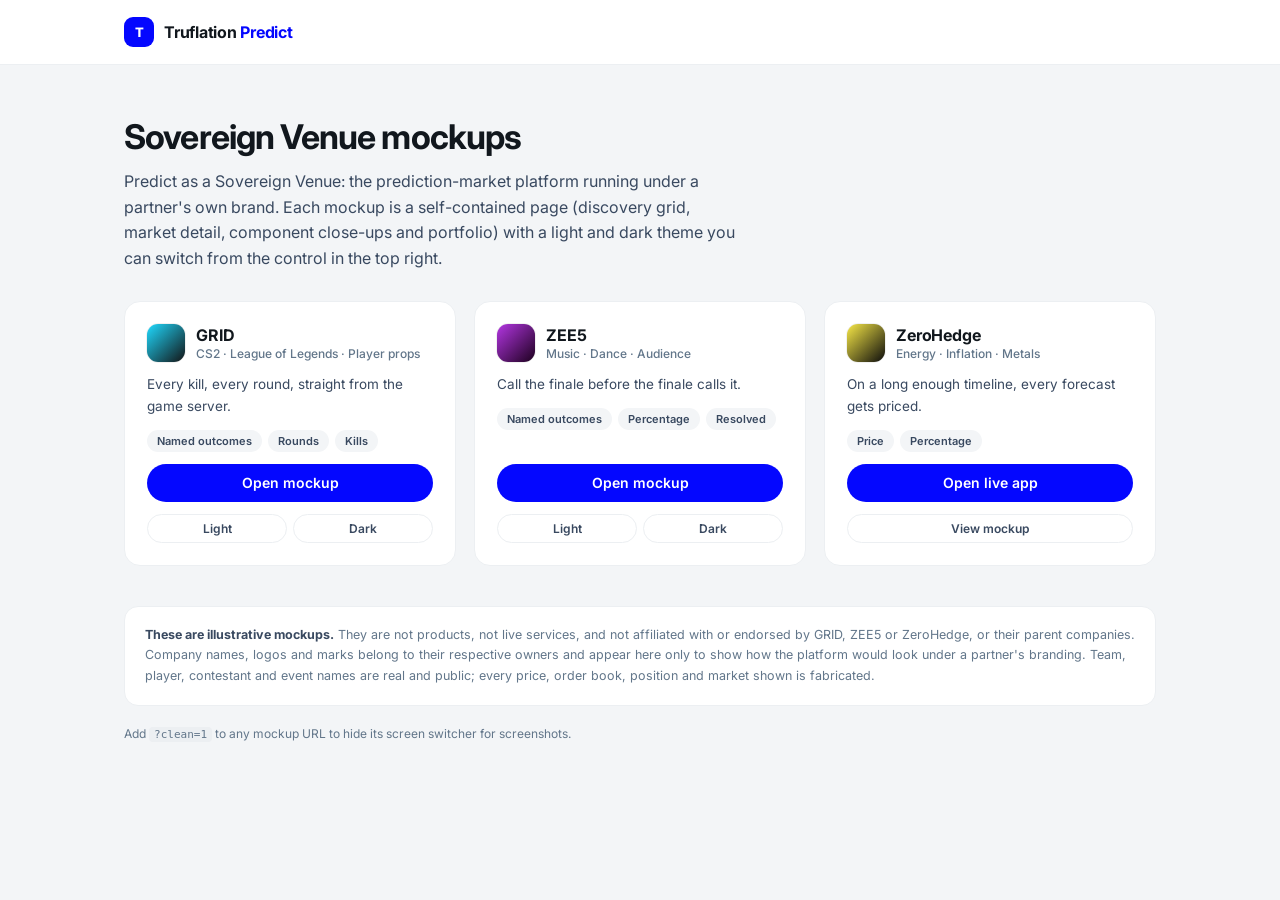
<file: index.html>
<!doctype html>
<html lang="en">
<head>
<meta charset="utf-8" />
<meta name="viewport" content="width=device-width, initial-scale=1" />
<title>Predict · Sovereign Venue Mockups</title>
<!-- Public but not advertised to search engines. These pages carry third-party
     brand marks for demonstration; keeping them out of the index limits how far
     they travel. Delete this one line to make them discoverable. -->
<meta name="robots" content="noindex, nofollow" />
<meta name="description" content="Illustrative Sovereign Venue mockups of the Predict prediction-market platform." />
<link rel="preconnect" href="https://fonts.googleapis.com" />
<link rel="preconnect" href="https://fonts.gstatic.com" crossorigin />
<link rel="stylesheet" href="https://fonts.googleapis.com/css2?family=Inter:wght@400;500;600;700&display=swap" />
<style>
:root {
  --brand: #0407FF; --brand-dark: #0305CC; --brand-tint: #E9EAFF;
  --n-800: #11171D; --n-600: #394960; --n-500: #62768A;
  --n-200: #ECEFF2; --n-150: #F3F5F7; --n-0: #FFFFFF;
  --font: 'Inter', -apple-system, BlinkMacSystemFont, 'Segoe UI', Roboto, sans-serif;
}
* { box-sizing: border-box; }
html, body { margin: 0; padding: 0; }
body { font-family: var(--font); background: var(--n-150); color: var(--n-800); -webkit-font-smoothing: antialiased; }
a { color: inherit; text-decoration: none; }
code { background: var(--n-200); border-radius: 4px; padding: 1px 5px; font-size: .92em; }
.wrap { max-width: 1080px; margin: 0 auto; padding: 0 24px; }

header { background: var(--n-0); border-bottom: 1px solid var(--n-200); }
.head { display: flex; align-items: center; gap: 10px; height: 64px; }
.glyph { width: 30px; height: 30px; border-radius: 9px; display: grid; place-items: center;
         background: var(--brand); color: #fff; font-weight: 800; font-size: 13px; }
.head b { font-size: 16px; font-weight: 700; letter-spacing: -.015em; }
.head b em { font-style: normal; color: var(--brand); }

.hero { padding: 52px 0 30px; }
.hero h1 { margin: 0 0 12px; font-size: 34px; line-height: 1.18; font-weight: 700; letter-spacing: -.025em; }
.hero p { margin: 0; max-width: 62ch; font-size: 16px; line-height: 1.6; color: var(--n-600); }

.grid { display: grid; grid-template-columns: repeat(auto-fit, minmax(min(280px, 100%), 1fr)); gap: 18px; padding-bottom: 40px; }
.card { display: flex; flex-direction: column; gap: 12px; background: var(--n-0);
        border: 1px solid var(--n-200); border-radius: 16px; padding: 22px;
        transition: transform .18s, box-shadow .18s; }
.card:hover { transform: translateY(-2px); box-shadow: 0 12px 30px rgba(15,23,42,.10); }
.card__top { display: flex; align-items: center; gap: 11px; }
.swatch { width: 38px; height: 38px; border-radius: 11px; flex: none; outline: 1px solid rgba(0,0,0,.06); }
.card__top b { font-size: 16px; font-weight: 700; letter-spacing: -.01em; }
.card__top span { display: block; font-size: 12px; font-weight: 500; color: var(--n-500); margin-top: 1px; }
.card p { margin: 0; font-size: 13.5px; line-height: 1.6; color: var(--n-600); }
.tags { display: flex; flex-wrap: wrap; gap: 6px; }
.tag { font-size: 11px; font-weight: 600; color: var(--n-600); background: var(--n-150);
       border-radius: 999px; padding: 4px 10px; }
.open { margin-top: auto; display: inline-flex; align-items: center; justify-content: center;
        height: 38px; border-radius: 999px; background: var(--brand); color: #fff;
        font-size: 14px; font-weight: 600; transition: background .15s; }
.card:hover .open { background: var(--brand-dark); }
.themes { display: flex; gap: 6px; }
.themes a { flex: 1; text-align: center; font-size: 12px; font-weight: 600; color: var(--n-600);
            border: 1px solid var(--n-200); border-radius: 999px; padding: 6px 0; transition: all .15s; }
.themes a:hover { border-color: var(--brand); color: var(--brand); background: var(--brand-tint); }

.note { margin: 0 0 20px; padding: 18px 20px; border-radius: 14px; background: var(--n-0);
        border: 1px solid var(--n-200); font-size: 12.5px; line-height: 1.65; color: var(--n-500); }
.note b { color: var(--n-600); }
footer { padding: 0 0 56px; font-size: 12px; color: var(--n-500); }

@media (max-width: 720px) {
  .wrap { padding: 0 16px; }
  .hero { padding: 32px 0 22px; }
  .hero h1 { font-size: 26px; }
  .hero p { font-size: 15px; }
  .card { padding: 18px; }
  .note { padding: 16px 17px; }
  footer { padding-bottom: 40px; }
}
</style>
</head>
<body>

<header>
  <div class="wrap head">
    <div class="glyph">T</div>
    <b>Truflation <em>Predict</em></b>
  </div>
</header>

<main class="wrap">
  <section class="hero">
    <h1>Sovereign Venue mockups</h1>
    <p>
      Predict as a Sovereign Venue: the prediction-market platform running under a
      partner's own brand. Each mockup is a self-contained page (discovery grid,
      market detail, component close-ups and portfolio) with a light and dark theme
      you can switch from the control in the top right.
    </p>
  </section>

  <section class="grid">
    <article class="card">
      <div class="card__top">
        <div class="swatch" style="background:linear-gradient(135deg,#1FDAFF,#131415)"></div>
        <div>
          <b>GRID</b>
          <span>CS2 &middot; League of Legends &middot; Player props</span>
        </div>
      </div>
      <p>Every kill, every round, straight from the game server.</p>
      <div class="tags"><span class="tag">Named outcomes</span><span class="tag">Rounds</span><span class="tag">Kills</span></div>
      <a class="open" href="grid.html">Open mockup</a>
      <div class="themes"><a href="grid.html?theme=light">Light</a><a href="grid.html?theme=dark">Dark</a></div>
    </article>
    <article class="card">
      <div class="card__top">
        <div class="swatch" style="background:linear-gradient(135deg,#B336E2,#1D001E)"></div>
        <div>
          <b>ZEE5</b>
          <span>Music &middot; Dance &middot; Audience</span>
        </div>
      </div>
      <p>Call the finale before the finale calls it.</p>
      <div class="tags"><span class="tag">Named outcomes</span><span class="tag">Percentage</span><span class="tag">Resolved</span></div>
      <a class="open" href="zee5.html">Open mockup</a>
      <div class="themes"><a href="zee5.html?theme=light">Light</a><a href="zee5.html?theme=dark">Dark</a></div>
    </article>
    <article class="card">
      <div class="card__top">
        <div class="swatch" style="background:linear-gradient(135deg,#F7E847,#0C0C0C)"></div>
        <div>
          <b>ZeroHedge</b>
          <span>Energy &middot; Inflation &middot; Metals</span>
        </div>
      </div>
      <p>On a long enough timeline, every forecast gets priced.</p>
      <div class="tags"><span class="tag">Price</span><span class="tag">Percentage</span></div>
      <a class="open" href="zerohedge-app/">Open live app</a>
      <div class="themes"><a href="zerohedge.html">View mockup</a></div>
    </article>
  </section>

  <p class="note">
    <b>These are illustrative mockups.</b> They are not products, not live services,
    and not affiliated with or endorsed by GRID, ZEE5 or ZeroHedge, or their parent companies.
    Company names, logos and marks belong to their respective owners and appear here
    only to show how the platform would look under a partner's branding. Team, player,
    contestant and event names are real and public; every price, order book, position
    and market shown is fabricated.
  </p>

  <footer>
    Add <code>?clean=1</code> to any mockup URL to hide its screen switcher for screenshots.
  </footer>
</main>

</body>
</html>
</file>
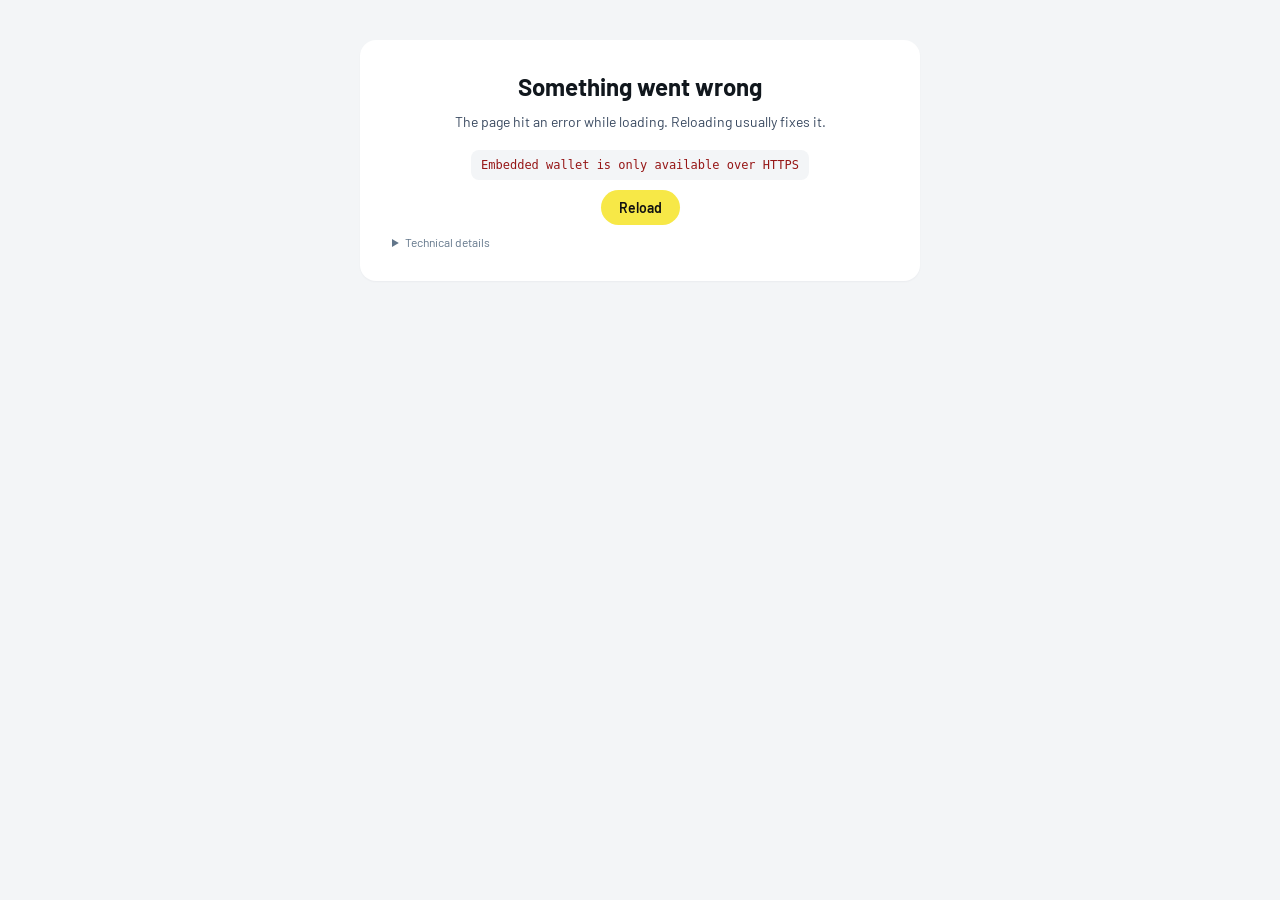
<file: zerohedge-app/index.html>
<!doctype html>
<html lang="en" data-theme="light">
  <head>
    <meta charset="utf-8" />
    <meta name="viewport" content="width=device-width, initial-scale=1" />
    <title>ZeroHedge Predict</title>
    <meta name="description" content="Trade the US retail gasoline price on TRUF.NETWORK." />
    <link rel="icon" href="data:image/svg+xml,<svg xmlns='http://www.w3.org/2000/svg' viewBox='0 0 32 32'><rect width='32' height='32' rx='8' fill='%23F7E847'/><text x='16' y='22' font-family='Arial' font-weight='800' font-size='14' text-anchor='middle' fill='%23111'>ZH</text></svg>" />
    <link rel="preconnect" href="https://fonts.googleapis.com" />
    <link rel="preconnect" href="https://fonts.gstatic.com" crossorigin />
    <link rel="stylesheet" href="https://fonts.googleapis.com/css2?family=Barlow:wght@400;500;600;700&display=swap" />
    <script>
      // Apply the saved theme before first paint so there is no flash.
      try { var t = localStorage.getItem('zh-theme'); if (t === 'dark' || t === 'light') document.documentElement.dataset.theme = t; } catch (e) {}
    </script>
    <script type="module" crossorigin src="./assets/index-tP_kwgmC.js"></script>
    <link rel="modulepreload" crossorigin href="./assets/rolldown-runtime-C_s2cVnS.js">
    <link rel="modulepreload" crossorigin href="./assets/dist-BtlgDCUa.js">
    <link rel="modulepreload" crossorigin href="./assets/react-DnNRnMnJ.js">
    <link rel="modulepreload" crossorigin href="./assets/dist-T9bWcO7u.js">
    <link rel="modulepreload" crossorigin href="./assets/utils-BXiNjgTj.js">
    <link rel="modulepreload" crossorigin href="./assets/isAddress-DL9EZBe8.js">
    <link rel="modulepreload" crossorigin href="./assets/privy-context-Dyl6Kp32--ZEh3QlJ.js">
    <link rel="modulepreload" crossorigin href="./assets/utils-oVEYY1QK.js">
    <link rel="modulepreload" crossorigin href="./assets/ccip-Dcgs8y_k.js">
    <link rel="modulepreload" crossorigin href="./assets/secp256k1-2hSoxiMo.js">
    <link rel="modulepreload" crossorigin href="./assets/_esm-BlitiaqL.js">
    <link rel="modulepreload" crossorigin href="./assets/eventemitter3-Cb6HtjHl.js">
    <link rel="modulepreload" crossorigin href="./assets/sendTransaction-D2RIbNne.js">
    <link rel="modulepreload" crossorigin href="./assets/tempoModerato-D7KgPNow.js">
    <link rel="modulepreload" crossorigin href="./assets/esm-DJNUAQDg.js">
    <link rel="modulepreload" crossorigin href="./assets/esm-jKVibiyc.js">
    <link rel="modulepreload" crossorigin href="./assets/prepareAuthorization-Cuo8tSHn.js">
    <link rel="modulepreload" crossorigin href="./assets/react-CwOCh3DV.js">
    <link rel="modulepreload" crossorigin href="./assets/dist-Dl07uGq1.js">
    <link rel="modulepreload" crossorigin href="./assets/ofetch.CWycOUEr-CHp-crOQ.js">
    <link rel="modulepreload" crossorigin href="./assets/errors-BQ3N-RVt-BLqjTPNR.js">
    <link rel="modulepreload" crossorigin href="./assets/storage-DWGw0C_e-B4L5r3cS.js">
    <link rel="modulepreload" crossorigin href="./assets/wallet-connect-BEyk3i-s-BJuE1btL.js">
    <link rel="modulepreload" crossorigin href="./assets/lib-BlTYqMRh.js">
    <link rel="modulepreload" crossorigin href="./assets/index-7SmfRjhM-DeM900Cw.js">
    <link rel="modulepreload" crossorigin href="./assets/dist-2S8cLPsV.js">
    <link rel="modulepreload" crossorigin href="./assets/dist-BZmY2Jdz.js">
    <link rel="modulepreload" crossorigin href="./assets/hooks.module-QanQLMCy.js">
    <link rel="modulepreload" crossorigin href="./assets/index.es-BzgQLQX-.js">
    <link rel="modulepreload" crossorigin href="./assets/dist-CoS6E-3x.js">
    <link rel="modulepreload" crossorigin href="./assets/index.es-CiCeGJLp.js">
    <link rel="modulepreload" crossorigin href="./assets/pkce-GoxUc-qw-DIwuStzM.js">
    <link rel="modulepreload" crossorigin href="./assets/PrivyPluginContext-DA-yS5vO-CJGZ-i-v.js">
    <link rel="modulepreload" crossorigin href="./assets/toViemAccount-CIahZQpW-srkXfu3b.js">
    <link rel="modulepreload" crossorigin href="./assets/id-UqEwL2BI-DBaJPjJB.js">
    <link rel="modulepreload" crossorigin href="./assets/Loader-UAZqxsnw-Bgsd9Zv9.js">
    <link rel="modulepreload" crossorigin href="./assets/modal-context-CHccLywy-mgQQ1NV6.js">
    <link rel="modulepreload" crossorigin href="./assets/get-entropy-details-for-user-D71Gb3Yn-DiWit0Br.js">
    <link rel="modulepreload" crossorigin href="./assets/use-unlink-wallet-CDRQw4pM-Itff-XXI.js">
    <link rel="modulepreload" crossorigin href="./assets/useActiveWallet-CraIKE1B-DaNcDeCD.js">
    <link rel="modulepreload" crossorigin href="./assets/react-dom-DNxOrKHg.js">
    <link rel="modulepreload" crossorigin href="./assets/esm-C3DslVJx.js">
    <link rel="modulepreload" crossorigin href="./assets/esm-CG_aiq74.js">
    <link rel="modulepreload" crossorigin href="./assets/use-sign-with-user-signer-D2Ts1pzx-B1rUYUB5.js">
    <link rel="modulepreload" crossorigin href="./assets/useWallets-BqNikGAM-BeMpPI9C.js">
    <link rel="modulepreload" crossorigin href="./assets/src-ANn8A3Ed.js">
    <link rel="modulepreload" crossorigin href="./assets/use-deposit-address-CyCh8k3d-B2gRotJn.js">
    <link rel="modulepreload" crossorigin href="./assets/index-nRwC4QtN-D00FXaB-.js">
    <link rel="modulepreload" crossorigin href="./assets/custom-CIeR06jg.js">
    <link rel="modulepreload" crossorigin href="./assets/fallback-B6FTaSDK.js">
    <link rel="stylesheet" crossorigin href="./assets/index-D0IsX99g.css">
  </head>
  <body>
    <div id="root"></div>
  </body>
</html>
</file>
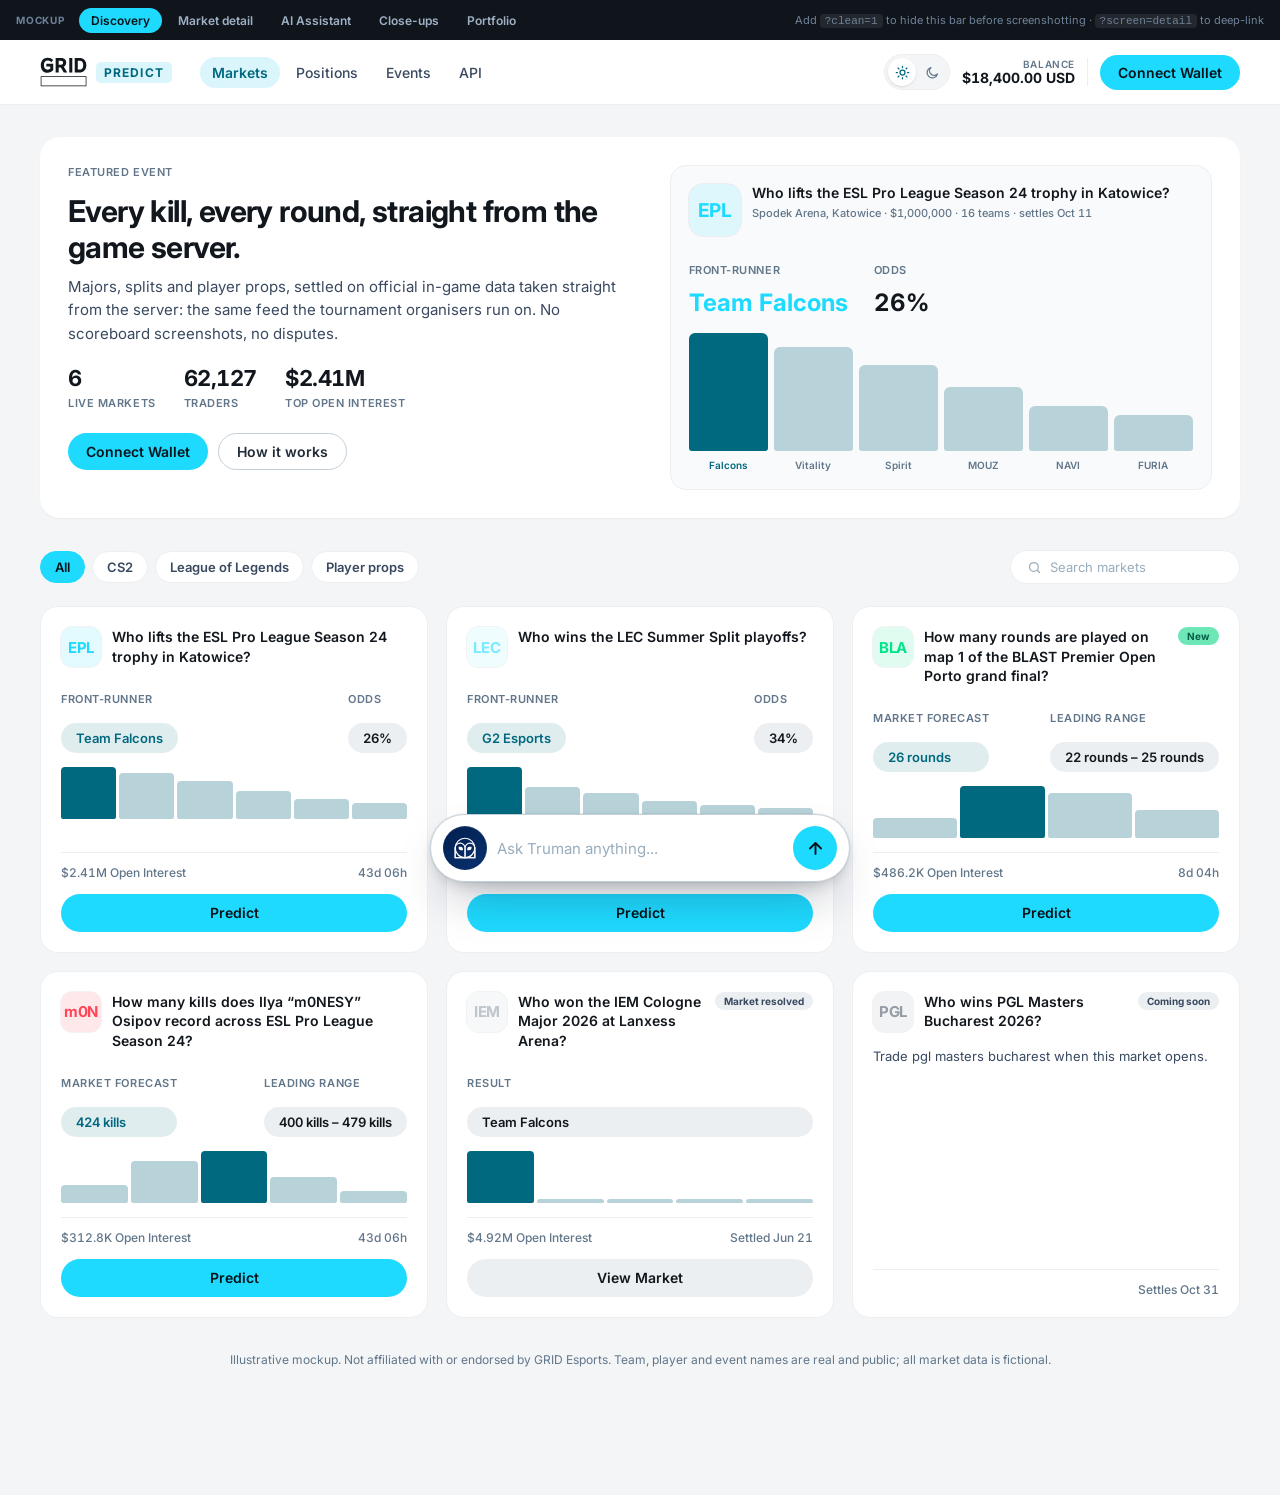
<file: grid.html>
<!doctype html>
<html lang="en">
<head>
<meta charset="utf-8" />
<meta name="viewport" content="width=device-width, initial-scale=1" />
<title>GRID Predict · Mockup</title>
<link rel="preconnect" href="https://fonts.googleapis.com" />
<link rel="preconnect" href="https://fonts.gstatic.com" crossorigin />
<link id="brand-font" rel="stylesheet" href="https://fonts.googleapis.com/css2?family=Inter:wght@400;500;600;700&display=swap" />
<style>
/* ==========================================================================
   Design tokens. Colors are overwritten at runtime from CONFIG.brand.colors
   in the script below — edit the BRAND block, not these values.
   ========================================================================== */
:root {
  --brand:        #0407FF;
  --brand-dark:   #0305CC;
  --brand-light:  #5456FF;
  --brand-tint:   #F4F4FF;
  --brand-on:     #FFFFFF;
  /* Fill vs ink. --brand paints surfaces (buttons, active pills) and carries
     --brand-on as its label. --brand-ink is the same identity used as TEXT or
     a CHART LINE, where a light brand color (a yellow, a cyan) would be
     unreadable on a light page. Brands with a dark primary set both alike. */
  --brand-ink:    #0407FF;

  --n-900: #0B0E14;
  --n-800: #11171D;
  --n-700: #202C37;
  --n-600: #394960;
  --n-500: #62768A;
  --n-400: #99ADBD;
  --n-300: #C4D0D9;
  --n-250: #E5EBF5;
  --n-200: #ECEFF2;
  --n-150: #F3F5F7;
  --n-100: #F9FAFB;
  --n-0:   #FFFFFF;

  /* -700 is the TEXT shade (on its own -150 tint and on the page), -150 is the
     button/tag fill, -200 is the hover and order-book depth bar. Every pair
     here is measured; see the contrast checks in verify.js. */
  --ok-700: #065F46;
  --ok-500: #10B981;
  --ok-200: #6EE7B7;
  --ok-150: #A7F3D0;
  --ok-100: #E3FBF0;

  --no-700: #961616;
  --no-600: #DC2626;
  --no-500: #EF4444;
  --no-200: #FCA5A5;
  --no-150: #FDBDBD;

  --warn-500: #F59E0B;
  --warn-150: #FFF5CC;

  --radius:    12px;
  --radius-lg: 16px;
  --shadow-card: 0 1px 2px rgba(15,23,42,.04);
  --shadow-pop:  0 10px 30px rgba(15,23,42,.08);
  --shadow-lift: 0 12px 34px rgba(15,23,42,.12);

  --font: 'Inter', -apple-system, BlinkMacSystemFont, 'Segoe UI', Roboto, sans-serif;
  --page-max: 1240px;

  /* Chrome heights. The nav sticks below the mockup bar, so the offset is
     derived from these rather than restated as a magic number that drifts
     when a breakpoint changes one of them. */
  --mockbar-h: 40px;
  --nav-h: 64px;

  /* The assistant's avatar disc. Its own identity rather than the venue's,
     the way the real dock carries Truman's mark inside a partner's page.
     Overridden from CONFIG.brand.assistant.avatar. */
  --ai-from: #001F4D;
  --ai-to:   #0A3170;
  /* The dock's own surface, a step away from the cards on the page so it
     reads as floating over them rather than sitting among them. Light is
     already at the top of the ramp, so there the separation is carried by the
     backdrop instead. Both are set per theme in applyTheme. */
  --ai-surface: #FFFFFF;
  --ai-scrim: rgba(15, 23, 42, .18);
  --ai-lift: 0 0 0 1px rgba(15, 23, 42, .05), 0 6px 14px -4px rgba(15, 23, 42, .20), 0 24px 50px -18px rgba(15, 23, 42, .40);
}

* { box-sizing: border-box; }
html, body { margin: 0; padding: 0; }
body {
  font-family: var(--font);
  background: var(--n-150);
  color: var(--n-800);
  -webkit-font-smoothing: antialiased;
}
img { max-width: 100%; display: block; }
button { font-family: inherit; cursor: pointer; border: 0; background: none; color: inherit; }
a { color: inherit; text-decoration: none; }
.tnum { font-variant-numeric: tabular-nums; }

/* ---------- mockup chrome (hidden with ?clean=1) --------------------------- */
.mockbar {
  position: sticky; top: 0; z-index: 200;
  display: flex; align-items: center; gap: 14px;
  height: var(--mockbar-h); padding: 0 16px;
  background: #10151c; color: #d7dee8;
  font-size: 12px;
}
.mockbar__label { font-weight: 700; text-transform: uppercase; letter-spacing: .08em; color: #6f8299; font-size: 10px; }
.mockbar__tabs { display: flex; gap: 4px; min-width: 0; overflow-x: auto; scrollbar-width: none; }
.mockbar__tabs::-webkit-scrollbar { display: none; }
.mockbar__tab { flex: none; white-space: nowrap; color: #9fb0c4; padding: 5px 12px; border-radius: 999px; font-size: 12px; font-weight: 600; transition: background .15s, color .15s; }
.mockbar__tab:hover { background: rgba(255,255,255,.06); color: #fff; }
.mockbar__tab.is-active { background: var(--brand); color: var(--brand-on); }
.mockbar__hint { margin-left: auto; color: #6f8299; font-size: 11px; }
.mockbar__hint code { background: rgba(255,255,255,.08); padding: 1px 5px; border-radius: 4px; }
body.is-clean .mockbar { display: none; }

/* ---------- app shell ------------------------------------------------------ */
.wrap { max-width: var(--page-max); margin: 0 auto; padding: 0 20px; }

.nav { background: var(--n-0); border-bottom: 1px solid var(--n-200); position: sticky; top: 0; z-index: 110; }
body:not(.is-clean) .nav { top: var(--mockbar-h); }
.nav__inner { display: flex; align-items: center; gap: 28px; height: var(--nav-h); }
.brandmark { display: flex; align-items: center; gap: 9px; flex-shrink: 0; }
.brandmark__glyph {
  width: 30px; height: 30px; border-radius: 9px;
  display: grid; place-items: center;
  background: var(--brand); color: var(--brand-on);
  font-weight: 800; font-size: 13px; letter-spacing: -.02em; overflow: hidden;
}
.brandmark__glyph svg { width: 100%; height: 100%; display: block; }
.brandmark__lockup { height: 30px; display: flex; align-items: center; color: var(--n-800); }
.brandmark__lockup svg { height: 30px; width: auto; display: block; }
.brandmark__product { font-size: 12px; font-weight: 700; letter-spacing: .09em; text-transform: uppercase; color: var(--brand-ink); padding: 3px 8px; border-radius: 5px; background: var(--brand-tint); }
.brandmark__text { font-size: 16px; font-weight: 700; letter-spacing: -.015em; color: var(--n-800); }
.brandmark__text em { font-style: normal; color: var(--brand-ink); }
.nav__links { display: flex; gap: 4px; }
.nav__link { padding: 7px 12px; border-radius: 999px; font-size: 14px; font-weight: 500; color: var(--n-600); transition: background .15s, color .15s; }
.nav__link:hover { background: var(--n-150); color: var(--n-800); }
.nav__link.is-active { color: var(--brand-ink); background: var(--brand-tint); font-weight: 600; }
.nav__right { margin-left: auto; display: flex; align-items: center; gap: 12px; }
.nav__balance { display: flex; flex-direction: column; align-items: flex-end; line-height: 1.2; padding-right: 12px; border-right: 1px solid var(--n-200); }
.nav__balance b { font-size: 14px; font-weight: 700; color: var(--n-800); }
.themetoggle { display: flex; align-items: center; gap: 2px; background: var(--n-150); border: 1px solid var(--n-200); border-radius: 999px; padding: 3px; }
.themetoggle button { display: grid; place-items: center; width: 28px; height: 28px; border-radius: 999px; color: var(--n-500); transition: background .15s, color .15s; }
.themetoggle button:hover { color: var(--n-800); }
.themetoggle button.is-active { background: var(--n-0); color: var(--brand-ink); box-shadow: 0 1px 2px rgba(0,0,0,.12); }
.themetoggle svg { width: 15px; height: 15px; }
.nav__burger { display: none; place-items: center; width: 38px; height: 38px; border-radius: 10px; border: 1px solid var(--n-200); background: var(--n-0); color: var(--n-700); }
.nav__burger:hover { background: var(--n-150); color: var(--n-800); }
.nav__burger svg { width: 19px; height: 19px; }
.nav__burger .is-close { display: none; }
body.nav-open .nav__burger { background: var(--n-150); color: var(--n-800); }
body.nav-open .nav__burger .is-open { display: none; }
body.nav-open .nav__burger .is-close { display: block; }
.nav__balance span { font-size: 10px; font-weight: 600; text-transform: uppercase; letter-spacing: .06em; color: var(--n-500); }

/* ---------- buttons -------------------------------------------------------- */
.btn { display: inline-flex; align-items: center; justify-content: center; gap: 7px; border-radius: 999px; font-size: 14px; font-weight: 600; padding: 9px 18px; transition: background .15s, color .15s, transform .1s; }
.btn:active { transform: scale(.975); }
.btn--brand { background: var(--brand); color: var(--brand-on); }
.btn--brand:hover { background: var(--brand-dark); }
.btn--ghost { background: var(--n-200); color: var(--n-800); }
.btn--ghost:hover { background: var(--n-300); }
.btn--outline { border: 1px solid var(--n-300); color: var(--n-700); background: var(--n-0); }
.btn--outline:hover { background: var(--n-100); }
.btn--block { width: 100%; min-height: 48px; font-size: 15px; }
.btn--yes { background: var(--ok-150); color: var(--ok-700); }
.btn--yes:hover { background: var(--ok-200); }
.btn--no { background: var(--no-150); color: var(--no-700); }
.btn--no:hover { background: var(--no-200); }

/* ---------- primitives ----------------------------------------------------- */
.card { background: var(--n-0); border-radius: var(--radius-lg); box-shadow: var(--shadow-card); }
.eyebrow { font-size: 11px; font-weight: 600; text-transform: uppercase; letter-spacing: .05em; color: var(--n-500); }
.pill { display: inline-flex; align-items: center; border-radius: 999px; padding: 7px 15px; font-size: 13px; font-weight: 600; }
.pill--brand { background: color-mix(in srgb, var(--brand-ink) 12%, transparent); color: var(--brand-ink); }
.pill--neutral { background: var(--n-200); color: var(--n-800); }
.pill--muted { background: var(--n-200); color: var(--n-500); font-weight: 500; }
.badge { display: inline-flex; align-items: center; border-radius: 999px; padding: 3px 9px; font-size: 10px; font-weight: 700; }
.badge--new { background: var(--ok-200); color: var(--ok-700); }
.badge--soon { background: var(--n-200); color: var(--n-600); }
.badge--resolved { background: var(--n-200); color: var(--n-600); }
.delta--up { color: var(--ok-700); }
.delta--down { color: var(--no-700); }
.divider { height: 1px; background: var(--n-200); }

.logo-chip { width: 40px; height: 40px; border-radius: 11px; flex: none; display: grid; place-items: center; background: var(--n-200); color: var(--n-700); font-weight: 700; font-size: 15px; letter-spacing: -.02em; outline: 1px solid rgba(0,0,0,.05); }
.logo-chip--lg { width: 52px; height: 52px; border-radius: 14px; font-size: 19px; }
.logo-chip--sm { width: 32px; height: 32px; border-radius: 9px; font-size: 12px; }

/* ---------- discovery ------------------------------------------------------ */
.disco { padding: 32px 0 128px; }
.hero { display: grid; grid-template-columns: minmax(0, 1.05fr) minmax(0, 1fr); gap: 32px; padding: 28px; margin-bottom: 32px; border-radius: 20px; background: var(--n-0); box-shadow: var(--shadow-card); }
.hero__eyebrow { display: flex; align-items: center; gap: 8px; margin-bottom: 14px; }
.hero__title { font-size: 30px; line-height: 1.2; font-weight: 700; letter-spacing: -.02em; margin: 0 0 10px; color: var(--n-800); }
.hero__sub { font-size: 15px; line-height: 1.55; color: var(--n-600); margin: 0 0 20px; }
.hero__stats { display: flex; gap: 28px; margin-bottom: 22px; }
.hero__stat b { display: block; font-size: 22px; font-weight: 700; letter-spacing: -.02em; color: var(--n-800); }
.hero__stat span { font-size: 11px; font-weight: 600; text-transform: uppercase; letter-spacing: .05em; color: var(--n-500); }
.hero__cta { display: flex; gap: 10px; }
.hero__panel { background: var(--n-100); border: 1px solid var(--n-200); border-radius: var(--radius-lg); padding: 18px; display: flex; flex-direction: column; }
.hero__panelhead { display: flex; align-items: flex-start; gap: 11px; margin-bottom: 16px; }
.hero__panelhead p { margin: 0; font-size: 14px; font-weight: 600; line-height: 1.35; color: var(--n-800); }
.hero__panelhead small { display: block; margin-top: 3px; font-size: 11px; font-weight: 500; color: var(--n-500); }

.controls { display: flex; align-items: center; gap: 12px; margin-bottom: 22px; flex-wrap: wrap; }
.pills { display: flex; gap: 7px; flex-wrap: wrap; }
.pillbtn { padding: 7px 14px; border-radius: 999px; font-size: 13px; font-weight: 600; color: var(--n-600); background: var(--n-0); border: 1px solid var(--n-200); transition: all .15s; }
.pillbtn:hover { border-color: var(--n-300); color: var(--n-800); }
.pillbtn.is-active { background: var(--brand); border-color: var(--brand); color: var(--brand-on); }
.search { margin-left: auto; display: flex; align-items: center; gap: 8px; background: var(--n-0); border: 1px solid var(--n-200); border-radius: 999px; padding: 8px 16px; min-width: 230px; color: var(--n-400); font-size: 13px; }

.grid { display: grid; grid-template-columns: repeat(3, minmax(0, 1fr)); gap: 18px; }
.mcard { display: flex; flex-direction: column; gap: 14px; background: var(--n-0); border: 1px solid var(--n-200); border-radius: 18px; padding: 20px; transition: transform .2s, box-shadow .2s; }
.mcard:hover { transform: translateY(-2px); box-shadow: var(--shadow-lift); }
.mcard__head { display: flex; align-items: flex-start; gap: 11px; }
.mcard__q { flex: 1; min-width: 0; font-size: 14px; font-weight: 600; line-height: 1.4; color: var(--n-800); margin: 0; }
.mcard__row { display: flex; align-items: flex-start; justify-content: space-between; gap: 12px; }
.mcard__stat { display: flex; flex-direction: column; gap: 6px; }
.mcard__foot { margin-top: auto; display: flex; align-items: center; justify-content: space-between; gap: 8px; border-top: 1px solid var(--n-200); padding-top: 12px; font-size: 12px; font-weight: 500; color: var(--n-500); }

.dist { display: flex; align-items: flex-end; gap: 3px; height: 52px; }
.dist__bar { flex: 1; border-radius: 4px 4px 2px 2px; background: color-mix(in srgb, var(--brand-ink) 22%, var(--n-200)); min-height: 4px; position: relative; }
.dist__bar.is-lead { background: var(--brand-ink); }
.dist--lg { height: 118px; gap: 6px; }
.dist--lg .dist__bar { border-radius: 6px 6px 3px 3px; }
.distlabels { display: flex; gap: 6px; margin-top: 8px; }
.distlabels span { flex: 1; text-align: center; font-size: 10px; font-weight: 600; color: var(--n-500); font-variant-numeric: tabular-nums; }
.distlabels span.is-lead { color: var(--brand-ink); }

/* ---------- market detail -------------------------------------------------- */
.detail { padding: 28px 0 128px; }
.detail__cols { display: grid; grid-template-columns: minmax(0,1fr) 372px; gap: 28px; align-items: start; }
.mhead { display: flex; align-items: flex-start; gap: 16px; margin-bottom: 22px; }
.mhead__title { margin: 0 0 5px; font-size: 24px; font-weight: 700; letter-spacing: -.02em; color: var(--n-800); }
.mhead__q { margin: 0; font-size: 15px; line-height: 1.5; color: var(--n-600); max-width: 62ch; }
.mhead__meta { display: flex; align-items: center; gap: 8px; margin-top: 12px; flex-wrap: wrap; }
.chip { display: inline-flex; align-items: center; gap: 6px; border-radius: 999px; border: 1px solid var(--n-200); background: var(--n-0); padding: 5px 12px; font-size: 12px; font-weight: 600; color: var(--n-600); }
.chip.is-active { border-color: var(--brand-ink); color: var(--brand-ink); background: var(--brand-tint); }

.chartcard { padding: 20px; margin-bottom: 26px; }
.chartcard__top { display: flex; align-items: flex-start; justify-content: space-between; gap: 20px; margin-bottom: 6px; }
.metrics { display: flex; gap: 26px; }
.metric b { display: block; font-size: 18px; font-weight: 700; letter-spacing: -.01em; color: var(--n-800); }
.metric span { font-size: 11px; font-weight: 600; text-transform: uppercase; letter-spacing: .05em; color: var(--n-500); }
.ranges { display: flex; gap: 2px; background: var(--n-200); border-radius: 999px; padding: 3px; }
.ranges button { padding: 5px 12px; border-radius: 999px; font-size: 12px; font-weight: 600; color: var(--n-600); }
.ranges button.is-active { background: var(--n-0); color: var(--n-800); box-shadow: 0 1px 2px rgba(0,0,0,.08); }
.chartwrap { position: relative; margin: 14px 0 6px; }
.legend { display: flex; flex-wrap: wrap; gap: 14px; padding-top: 12px; border-top: 1px solid var(--n-200); }
.legend__item { display: flex; align-items: center; gap: 7px; font-size: 12px; font-weight: 500; color: var(--n-600); }
.legend__dot { width: 9px; height: 9px; border-radius: 3px; flex: none; }
.legend__val { font-weight: 700; color: var(--n-800); font-variant-numeric: tabular-nums; }

.sechead { display: flex; align-items: center; justify-content: space-between; margin-bottom: 12px; }
.sechead h2 { margin: 0; font-size: 15px; font-weight: 600; color: var(--n-800); }
.sechead span { font-size: 13px; font-weight: 600; color: var(--n-500); }

.ocard { background: var(--n-0); border-radius: var(--radius); padding: 14px 16px; margin-bottom: 10px; transition: background .2s; }
.ocard:hover { background: var(--n-100); }
.ocard.is-open { background: var(--n-100); box-shadow: var(--shadow-pop); }
.ocard__main { display: flex; align-items: center; gap: 16px; }
.ocard__label { width: 31%; flex: none; font-size: 16px; font-weight: 600; color: var(--n-800); }
.ocard__chance { flex: 1; display: flex; align-items: center; justify-content: center; gap: 8px; }
.ocard__chance b { font-size: 18px; font-weight: 700; color: var(--n-800); font-variant-numeric: tabular-nums; }
.ocard__chance small { font-size: 12px; font-weight: 600; }
.ocard__btns { width: 31%; flex: none; display: flex; gap: 8px; }
.ocard__btns .btn { flex: 1; min-height: 40px; }
.ocard__book { padding-top: 16px; }
.ocard__booktop { display: flex; align-items: center; justify-content: space-between; padding-bottom: 12px; margin-bottom: 14px; border-bottom: 1px solid var(--n-300); }
.ocard__booktop b { font-size: 14px; font-weight: 600; color: var(--n-800); }
.sidetoggle { display: flex; gap: 2px; background: var(--n-200); border-radius: 999px; padding: 4px; }
.sidetoggle button { padding: 4px 14px; border-radius: 999px; font-size: 12px; font-weight: 600; color: var(--n-600); }
.sidetoggle button.is-yes { background: var(--n-0); color: var(--ok-700); box-shadow: 0 1px 2px rgba(0,0,0,.07); }
.sidetoggle button.is-no { background: var(--n-0); color: var(--no-700); box-shadow: 0 1px 2px rgba(0,0,0,.07); }

/* ---------- order book ----------------------------------------------------- */
.book__head { display: flex; font-size: 11px; font-weight: 500; color: var(--n-500); padding-left: 52px; margin-bottom: 6px; }
.book__head div { flex: 1; }
.book__side { display: flex; align-items: stretch; }
.book__tag { width: 40px; flex: none; display: grid; place-items: center; font-size: 11px; font-weight: 700; }
.book__tag--ask { background: var(--no-200); color: var(--no-700); border-radius: 8px 8px 0 0; }
.book__tag--bid { background: var(--ok-150); color: var(--ok-700); border-radius: 0 0 8px 8px; }
.book__rows { margin-left: 12px; flex: 1; min-width: 0; }
.book__row { position: relative; display: flex; align-items: center; gap: 12px; min-height: 34px; font-size: 13px; font-variant-numeric: tabular-nums; }
.book__cell { flex: 1; position: relative; z-index: 1; padding-left: 8px; color: var(--n-600); }
.book__cell--price { font-weight: 600; }
.book__cell--ask { color: var(--no-700); }
.book__cell--bid { color: var(--ok-700); }
.book__bar { position: absolute; inset: 2px auto 2px 0; border-radius: 4px; z-index: 0; }
.book__bar--ask { background: var(--no-200); }
.book__bar--bid { background: var(--ok-200); }
.book__spread { display: flex; align-items: center; justify-content: space-between; margin: 8px 0 8px 52px; padding: 6px 10px; border-radius: 8px; background: var(--n-150); font-size: 11px; font-weight: 600; color: var(--n-500); font-variant-numeric: tabular-nums; }

/* ---------- trade panel ---------------------------------------------------- */
.trade { padding: 18px; position: sticky; top: 92px; }
.trade__head { display: flex; align-items: center; gap: 13px; margin-bottom: 16px; }
.trade__head h3 { margin: 0; font-size: 20px; font-weight: 700; letter-spacing: -.01em; color: var(--n-800); }
.trade__head small { display: block; margin-top: 2px; font-size: 13px; font-weight: 600; }
.trade__modes { display: flex; align-items: center; justify-content: space-between; margin-bottom: 16px; }
.segment { display: flex; background: var(--n-200); border-radius: 999px; padding: 4px; }
.segment button { padding: 7px 18px; border-radius: 999px; font-size: 13px; font-weight: 500; color: var(--n-600); }
.segment button.is-active { background: var(--n-0); color: var(--n-800); font-weight: 700; box-shadow: 0 1px 2px rgba(0,0,0,.07); }
.ordertype { display: flex; align-items: center; gap: 5px; font-size: 13px; color: var(--n-600); }
.sides { display: grid; grid-template-columns: minmax(0, 1fr) minmax(0, 1fr); gap: 9px; margin-bottom: 18px; }
.side { border-radius: var(--radius); padding: 12px; text-align: center; border: 1.5px solid transparent; background: var(--n-150); transition: all .15s; }
.side b { display: block; font-size: 15px; font-weight: 700; margin-bottom: 2px; }
.side span { font-size: 12px; font-weight: 600; color: var(--n-500); font-variant-numeric: tabular-nums; }
.side--yes.is-active { background: var(--ok-150); border-color: var(--ok-500); }
.side--yes.is-active b { color: var(--ok-700); }
.side--no.is-active { background: var(--no-150); border-color: var(--no-500); }
.side--no.is-active b { color: var(--no-700); }
.field { margin-bottom: 14px; }
.field__label { display: flex; align-items: center; justify-content: space-between; margin-bottom: 7px; font-size: 12px; font-weight: 600; color: var(--n-500); }
.field__label b { color: var(--n-700); font-weight: 600; font-variant-numeric: tabular-nums; }
.input { display: flex; align-items: center; gap: 8px; border: 1px solid var(--n-250); background: var(--n-0); border-radius: var(--radius); padding: 12px 14px; }
.input span { font-size: 20px; font-weight: 600; color: var(--n-400); }
.input b { flex: 1; font-size: 22px; font-weight: 700; color: var(--n-800); font-variant-numeric: tabular-nums; }
.input em { font-style: normal; font-size: 12px; font-weight: 600; color: var(--n-500); }
.stepper { display: flex; gap: 6px; }
.stepper button { border: 1px solid var(--n-250); border-radius: 8px; padding: 5px 10px; font-size: 12px; font-weight: 600; color: var(--n-600); background: var(--n-0); }
.stepper button:hover { border-color: var(--n-300); color: var(--n-800); }
.quickamts { display: flex; gap: 6px; margin-bottom: 16px; }
.quickamts button { flex: 1; border-radius: 8px; background: var(--n-150); padding: 7px 0; font-size: 12px; font-weight: 600; color: var(--n-600); }
.quickamts button:hover { background: var(--n-200); color: var(--n-800); }
.summary { border-top: 1px solid var(--n-200); padding-top: 13px; margin-bottom: 15px; display: flex; flex-direction: column; gap: 9px; }
.summary__row { display: flex; align-items: center; justify-content: space-between; font-size: 13px; color: var(--n-600); }
.summary__row b { font-weight: 700; color: var(--n-800); font-variant-numeric: tabular-nums; }
.summary__row.is-payout b { color: var(--ok-700); font-size: 15px; }
.trade__note { margin: 11px 0 0; text-align: center; font-size: 11px; line-height: 1.5; color: var(--n-500); }
.trade__note a { color: var(--n-700); font-weight: 600; }

/* ---------- rules / activity ---------------------------------------------- */
.acc { padding: 4px 18px; margin-top: 26px; }
.acc__item { border-bottom: 1px solid var(--n-200); }
.acc__item:last-child { border-bottom: 0; }
.acc__q { display: flex; align-items: center; justify-content: space-between; width: 100%; padding: 16px 0; font-size: 14px; font-weight: 600; color: var(--n-800); text-align: left; }
.acc__a { padding: 0 0 18px; font-size: 13px; line-height: 1.65; color: var(--n-600); max-width: 72ch; }
.acc__a code { background: var(--n-150); border-radius: 5px; padding: 1px 6px; font-size: 12px; }

.oracle { display: flex; align-items: center; gap: 14px; padding: 16px 18px; margin-top: 18px; border: 1px solid var(--n-200); background: var(--n-0); border-radius: var(--radius-lg); }
.oracle__body { flex: 1; }
.oracle__body b { display: block; font-size: 13px; font-weight: 600; color: var(--n-800); }
.oracle__body span { font-size: 12px; color: var(--n-500); }

.act { margin-top: 26px; padding: 6px 18px 14px; }
.act__row { display: flex; align-items: center; gap: 12px; padding: 12px 0; border-bottom: 1px solid var(--n-200); font-size: 13px; }
.act__row:last-child { border-bottom: 0; }
.act__tag { flex: none; border-radius: 999px; padding: 3px 9px; font-size: 10px; font-weight: 700; }
.act__tag--buyyes { background: var(--ok-150); color: var(--ok-700); }
.act__tag--buyno { background: var(--no-150); color: var(--no-700); }
.act__tag--sellyes { background: var(--n-200); color: var(--n-600); }
.act__outcome { flex: 1; min-width: 0; font-weight: 600; color: var(--n-800); }
.act__actor { color: var(--n-500); font-variant-numeric: tabular-nums; width: 96px; flex: none; }
.act__amt { width: 84px; flex: none; text-align: right; font-weight: 700; color: var(--n-800); font-variant-numeric: tabular-nums; }
.act__px { width: 52px; flex: none; text-align: right; color: var(--n-600); font-variant-numeric: tabular-nums; }
.act__time { width: 84px; flex: none; text-align: right; color: var(--n-400); font-variant-numeric: tabular-nums; }

/* ---------- close-ups ------------------------------------------------------ */
.closeups { padding: 34px 0 70px; background: var(--n-200); min-height: 100vh; }
.closeups__grid { display: grid; grid-template-columns: repeat(2, minmax(0, 1fr)); gap: 28px; }
.shot { display: flex; flex-direction: column; gap: 11px; min-width: 0; }
.shot__cap { display: flex; align-items: baseline; gap: 9px; }
.shot__cap b { font-size: 13px; font-weight: 700; color: var(--n-800); }
.shot__cap span { font-size: 12px; color: var(--n-500); }
.shot__frame { min-width: 0; background: var(--n-0); border-radius: var(--radius-lg); padding: 18px; box-shadow: var(--shadow-lift); }
.shot__frame--muted { background: var(--n-150); }
.shot__frame .trade { position: static; padding: 0; box-shadow: none; }

/* ---------- portfolio ------------------------------------------------------ */
.pf { padding: 30px 0 128px; }
.pf__top { display: grid; grid-template-columns: minmax(0, 1.35fr) minmax(0, 1fr); gap: 20px; margin-bottom: 26px; }
.pf__hero { padding: 24px; display: flex; flex-direction: column; }
.pf__value { font-size: 38px; font-weight: 700; letter-spacing: -.03em; color: var(--n-800); font-variant-numeric: tabular-nums; margin: 6px 0 4px; }
.pf__delta { font-size: 14px; font-weight: 600; font-variant-numeric: tabular-nums; }
.pf__split { display: flex; gap: 30px; margin-top: 22px; padding-top: 18px; border-top: 1px solid var(--n-200); }
.pf__split b { display: block; font-size: 17px; font-weight: 700; color: var(--n-800); font-variant-numeric: tabular-nums; }
.pf__split span { font-size: 11px; font-weight: 600; text-transform: uppercase; letter-spacing: .05em; color: var(--n-500); }
.pf__chart { padding: 20px 22px; display: flex; flex-direction: column; }
.tabs { display: flex; gap: 4px; margin-bottom: 16px; border-bottom: 1px solid var(--n-200); }
.tabs button { padding: 11px 16px; font-size: 14px; font-weight: 600; color: var(--n-500); border-bottom: 2px solid transparent; margin-bottom: -1px; }
.tabs button.is-active { color: var(--brand-ink); border-bottom-color: var(--brand-ink); }
.tablewrap { overflow-x: auto; -webkit-overflow-scrolling: touch; }
.table { width: 100%; border-collapse: collapse; font-size: 13px; }
.table th { text-align: left; padding: 0 14px 11px; font-size: 11px; font-weight: 600; text-transform: uppercase; letter-spacing: .05em; color: var(--n-500); }
.table th.num, .table td.num { text-align: right; font-variant-numeric: tabular-nums; }
.table td { padding: 13px 14px; border-top: 1px solid var(--n-200); color: var(--n-700); }
.table tbody tr:hover { background: var(--n-100); }
.table .pos { display: flex; align-items: center; gap: 11px; }
.table .pos b { display: block; font-size: 13px; font-weight: 600; color: var(--n-800); }
.table .pos span { font-size: 11px; color: var(--n-500); }
.table .strong { font-weight: 700; color: var(--n-800); }

/* ---------- AI assistant dock ---------------------------------------------- */
/* Mirrors the shipped Truman dock: a pill fixed to the bottom centre of every
   app screen, which grows a suggestion row and an answer card above it once a
   preset prompt is chosen. */

.dock {
  position: fixed; left: 50%; bottom: 18px; z-index: 120;
  width: min(420px, calc(100vw - 32px));
  transform: translateX(-50%);
  display: flex; flex-direction: column; gap: 10px;
}
.dock--open { width: min(760px, calc(100vw - 32px)); }

/* With the dock open, the page behind it is pushed back so the answer card
   reads as a layer over the app rather than one more card on it. Sits under
   the dock, and under the nav and the mockup bar so the venue's own brand
   stays crisp in the screenshot. */
.dockscrim {
  position: fixed; inset: 0; z-index: 100;
  background: var(--ai-scrim);
  -webkit-backdrop-filter: blur(3px);
  backdrop-filter: blur(3px);
}
/* Static copy for the close-ups gallery, where it is a specimen not a dock. */
.dock--inline { position: static; transform: none; width: 100%; }

.composer {
  display: flex; align-items: center; gap: 10px;
  height: 68px; padding: 12px;
  border: 1px solid var(--n-300); border-radius: 999px; background: var(--ai-surface);
  box-shadow: var(--ai-lift);
}
.composer__avatar {
  width: 44px; height: 44px; border-radius: 999px; flex: none;
  display: grid; place-items: center; color: #FFFFFF;
  background: linear-gradient(145deg, var(--ai-from), var(--ai-to));
  box-shadow: inset 0 1px 0 rgba(255,255,255,.12);
}
.composer__avatar svg { width: 24px; height: 24px; }
.composer__avatar--sm { width: 36px; height: 36px; }
.composer__avatar--sm svg { width: 20px; height: 20px; }
.composer__input { flex: 1; min-width: 0; font-size: 15px; color: var(--n-400); }
.composer__send {
  width: 44px; height: 44px; border-radius: 999px; flex: none;
  display: grid; place-items: center;
  background: var(--brand); color: var(--brand-on);
}
.composer__send svg { width: 19px; height: 19px; }

.chips { display: flex; gap: 6px; padding: 2px 4px; overflow-x: auto; scrollbar-width: none; }
.chips::-webkit-scrollbar { display: none; }
.chip-ai {
  flex: none; display: inline-flex; align-items: center; gap: 6px;
  height: 32px; padding: 0 12px; white-space: nowrap;
  border: 1px solid var(--n-300); border-radius: 999px; background: var(--ai-surface);
  font-size: 12px; font-weight: 500; color: var(--n-700);
  box-shadow: 0 2px 6px -3px rgba(15,23,42,.24);
}
.chip-ai svg { width: 13px; height: 13px; color: var(--n-400); }
.chip-ai.is-active { border-color: var(--brand-ink); color: var(--brand-ink); background: var(--brand-tint); }
.chip-ai.is-active svg { color: var(--brand-ink); }

.airesp {
  display: flex; flex-direction: column; overflow: hidden;
  border: 1px solid var(--n-300); border-radius: 28px; background: var(--ai-surface);
  box-shadow: var(--ai-lift);
}
.airesp__head { display: flex; align-items: center; gap: 12px; padding: 13px 18px; border-bottom: 1px solid var(--n-200); }
.airesp__who { min-width: 0; flex: 1; }
.airesp__who b { display: block; font-size: 13px; font-weight: 600; color: var(--n-800); }
.airesp__who span { display: block; margin-top: 2px; font-size: 12px; color: var(--n-500); white-space: nowrap; overflow: hidden; text-overflow: ellipsis; }
.airesp__acts { flex: none; display: flex; gap: 2px; }
.airesp__act { width: 32px; height: 32px; border-radius: 999px; display: grid; place-items: center; color: var(--n-500); }
.airesp__act svg { width: 15px; height: 15px; }
.airesp__body {
  display: flex; flex-direction: column; gap: 14px;
  padding: 16px 18px;
  max-height: calc(100vh - 260px); overflow-y: auto;
}
.airesp__intro { margin: 0; font-size: 13px; line-height: 1.6; color: var(--n-700); }
.airesp__foot { display: flex; align-items: center; justify-content: center; gap: 6px; min-height: 38px; border-top: 1px solid var(--n-200); font-size: 12px; font-weight: 600; color: var(--n-600); }
.airesp__foot svg { width: 13px; height: 13px; }

.aistats { display: grid; grid-template-columns: repeat(3, minmax(0, 1fr)); gap: 10px; }
.aistat { border: 1px solid var(--n-200); background: var(--n-150); border-radius: 12px; padding: 12px; }
.aistat span { font-size: 11px; font-weight: 500; color: var(--n-500); }
.aistat b { display: block; margin-top: 4px; font-size: 15px; font-weight: 600; color: var(--n-800); font-variant-numeric: tabular-nums; }
.aistat small { display: block; margin-top: 3px; font-size: 11px; color: var(--n-500); }

.aibullets { margin: 0; padding: 0; list-style: none; display: flex; flex-direction: column; gap: 9px; }
.aibullets li { position: relative; padding-left: 17px; font-size: 13px; line-height: 1.55; color: var(--n-700); }
.aibullets li::before { content: ''; position: absolute; left: 2px; top: 8px; width: 5px; height: 5px; border-radius: 999px; background: var(--brand-ink); }

.aisources { display: flex; flex-wrap: wrap; gap: 6px; padding-top: 13px; border-top: 1px solid var(--n-200); }
.aisource { display: inline-flex; align-items: center; gap: 6px; border-radius: 999px; background: var(--n-150); padding: 4px 10px; font-size: 11px; color: var(--n-600); }
.aisource b { font-weight: 700; color: var(--n-700); font-variant-numeric: tabular-nums; }

/* ---------- responsive ----------------------------------------------------- */
/* Four steps: 1080 collapses the two-column screens, 880 folds the nav into a
   drawer behind a hamburger, 720 is the phone layout, and 480 trims the brand
   lockup so the top row still fits on the narrowest common handset. */

@media (max-width: 1080px) {
  .hero, .detail__cols, .pf__top, .closeups__grid { grid-template-columns: minmax(0, 1fr); }
  .grid { grid-template-columns: repeat(2, minmax(0, 1fr)); }
  .trade { position: static; }
}

@media (max-width: 880px) {
  /* The links, balance and CTA drop below the bar; the theme toggle and the
     hamburger stay on it. display:contents lifts the children of .nav__right
     into .nav__inner so they can be ordered against .nav__links without
     duplicating any markup into a second drawer element. */
  .nav__inner { flex-wrap: wrap; height: auto; min-height: var(--nav-h); gap: 12px; padding: 10px 0; }
  .nav__right { display: contents; }
  .themetoggle { order: 2; margin-left: auto; }
  .nav__burger { order: 3; display: grid; }

  .nav__links,
  .nav__balance,
  .nav__right > .btn--brand { display: none; flex-basis: 100%; }

  body.nav-open .nav__links {
    display: flex; order: 4; flex-direction: column; gap: 2px;
    padding-top: 10px; border-top: 1px solid var(--n-200);
  }
  body.nav-open .nav__link { padding: 12px 14px; border-radius: 10px; font-size: 15px; }
  body.nav-open .nav__balance {
    display: flex; order: 5; flex-direction: row; align-items: center;
    justify-content: space-between; padding: 0 4px 2px; border-right: 0;
  }
  body.nav-open .nav__right > .btn--brand {
    display: inline-flex; order: 6; min-height: 46px; margin-bottom: 6px;
  }
}

@media (max-width: 720px) {
  .wrap { padding: 0 14px; }
  .mockbar { gap: 10px; padding: 0 12px; }
  .mockbar__label, .mockbar__hint { display: none; }
  .grid { grid-template-columns: minmax(0, 1fr); }

  /* discovery */
  .disco { padding: 22px 0 44px; }
  .hero { padding: 18px; gap: 22px; margin-bottom: 24px; }
  .hero__title { font-size: 23px; }
  .hero__sub { font-size: 14px; margin-bottom: 16px; }
  .hero__stats { flex-wrap: wrap; gap: 16px 26px; }
  .hero__cta { flex-wrap: wrap; }
  .hero__cta .btn { flex: 1 1 auto; }
  .controls { gap: 10px; }
  .search { margin-left: 0; width: 100%; min-width: 0; }
  .mcard { padding: 16px; }

  /* market detail */
  .detail { padding: 20px 0 44px; }
  .mhead { gap: 12px; margin-bottom: 18px; }
  .mhead__title { font-size: 20px; }
  .mhead__q { font-size: 14px; }
  .chartcard { padding: 16px; }
  .chartcard__top { flex-wrap: wrap; gap: 12px; }
  .metrics { flex-wrap: wrap; gap: 12px 22px; }
  .metric b { font-size: 16px; }
  .ranges { margin-left: auto; }

  /* label and odds share a line, the Yes/No pair gets its own */
  .ocard { padding: 12px 13px; }
  .ocard__main { flex-wrap: wrap; gap: 10px 12px; }
  .ocard__label { width: auto; flex: 1 1 auto; min-width: 0; font-size: 15px; }
  .ocard__chance { flex: 0 0 auto; justify-content: flex-end; }
  .ocard__btns { width: 100%; }

  .book__head { padding-left: 46px; }
  .book__row { gap: 6px; font-size: 12px; }
  .book__tag { width: 34px; }
  .book__spread { margin-left: 46px; }

  .oracle { flex-wrap: wrap; }
  .oracle .btn { width: 100%; }

  /* the activity row splits in two: what traded on the first line, the numbers
     on the second. .act__outcome grows and the actor claims a wide basis, so
     the break lands in the same place whatever the outcome label is. */
  .act__row { flex-wrap: wrap; gap: 4px 10px; padding: 10px 0; }
  .act__outcome { flex: 1 1 auto; }
  .act__actor { width: auto; flex: 1 1 46%; text-align: left; font-size: 12px; }
  .act__amt, .act__px { width: auto; }
  .act__time { width: auto; margin-left: auto; }

  /* portfolio */
  .pf { padding: 22px 0 44px; }
  .pf__value { font-size: 30px; }
  .pf__hero, .pf__chart { padding: 18px; }
  .pf__split { flex-wrap: wrap; gap: 14px 26px; margin-top: 18px; }
  .tabs { overflow-x: auto; scrollbar-width: none; }
  .tabs::-webkit-scrollbar { display: none; }
  .tabs button { flex: none; padding: 11px 12px; font-size: 13px; }

  /* Seven columns will not compress into a phone. Scrolling them sideways
     screenshots as a clipped table, so the secondary ones drop instead and
     what a holder actually reads stays: what it is and what it is worth. The
     Yes/No side is carried by the outcome label on every other screen.
     .tablewrap still catches anything that overruns. */
  .table th, .table td { padding: 12px 7px; }
  .table td.num, .table th.num { font-size: 12px; }
  .table--positions th:first-child, .table--positions td:first-child,
  .table--orders th:first-child, .table--orders td:first-child { width: 50%; }
  .table--positions th:nth-child(2), .table--positions td:nth-child(2),
  .table--positions th:nth-child(3), .table--positions td:nth-child(3),
  .table--positions th:nth-child(4), .table--positions td:nth-child(4),
  .table--positions th:nth-child(5), .table--positions td:nth-child(5),
  .table--orders th:nth-child(2), .table--orders td:nth-child(2),
  .table--orders th:nth-child(3), .table--orders td:nth-child(3),
  .table--orders th:nth-child(5), .table--orders td:nth-child(5),
  .table--orders th:nth-child(7), .table--orders td:nth-child(7) { display: none; }

  /* assistant dock */
  .disco, .detail, .pf { padding-bottom: 112px; }
  .dock { bottom: 12px; }
  .composer { height: 56px; padding: 8px; gap: 8px; }
  .composer__avatar, .composer__send { width: 40px; height: 40px; }
  .composer__input { font-size: 14px; }
  .airesp__head { padding: 12px 14px; }
  .airesp__body { padding: 14px; max-height: calc(100vh - 220px); }
  .aistats { grid-template-columns: minmax(0, 1fr); }

  /* close-ups */
  .closeups { padding: 24px 0 48px; }
  .closeups__grid { gap: 20px; }
  .shot__frame { padding: 14px; }
  .trade { padding: 16px; }
}

@media (max-width: 480px) {
  .brandmark { gap: 7px; min-width: 0; }
  .brandmark__lockup, .brandmark__lockup svg { height: 24px; }
  .brandmark__glyph { width: 27px; height: 27px; }
  .brandmark__product { font-size: 10px; padding: 3px 6px; }
  .brandmark__text { font-size: 15px; }
  .nav__inner { gap: 10px; }
}
</style>
</head>
<body>

<div class="mockbar">
  <span class="mockbar__label">Mockup</span>
  <div class="mockbar__tabs" id="mockTabs"></div>
  <span class="mockbar__hint">Add <code>?clean=1</code> to hide this bar before screenshotting · <code>?screen=detail</code> to deep-link</span>
</div>

<div id="app"></div>

<script>
/* ==========================================================================
 * ██  EDIT HERE  ██  Everything that changes per Sovereign Venue lives in
 * this one CONFIG block: the identity (name, logo, colors, font) AND the
 * content (market questions, units, numbers). Nothing below this block needs
 * touching to produce a new branded set of screenshots.
 * ========================================================================== */

var CONFIG = {

  /* ---------------------------------------------------------------- brand */
  brand: {
    name: 'GRID',
    product: 'Predict',
    markSvg: null,
    markText: 'G',
    // GRID's own wordmark, from their dark-background logo SVG, recolored to
    // currentColor. Five paths, no external references.
    lockupSvg: '<svg viewBox="0 0 132 84" fill="currentColor" xmlns="http://www.w3.org/2000/svg"><path d="M17.767 26.812H28.674V33.193C27.245 34.475 24.727 35.695 21.413 35.695C14.778 35.695 10.972 30.962 10.972 22.711C10.972 14.837 14.849 10.138 21.356 10.138C24.966 10.138 27.924 11.137 30.674 13.282L32.125 14.413L36.899 7.974L35.562 6.874C32.825 4.605 28.737 2 21.384 2C9.930 2 2.238 10.374 2.238 22.836C2.238 38.482 12.303 44.036 20.923 44.036C27.431 44.036 33.007 41.670 36.627 37.374L37.057 36.867V19.053H17.767V26.812Z"/><path d="M73.331 15.428C73.331 10.701 71.376 2.771 58.29 2.771H43.843V43.512H52.350V29.422H58.212L66.674 43.512H76.420L66.637 27.553C70.920 25.251 73.331 20.942 73.331 15.428ZM52.342 10.681H57.782C63.375 10.681 64.521 12.769 64.521 15.906C64.521 19.444 62.450 21.472 58.842 21.472H52.348L52.342 10.681Z"/><path d="M90.451 2.771H81.943V43.512H90.451V2.771Z"/><path d="M109.79 2.771H97.246V43.512H109.79C121.923 43.512 129.764 35.406 129.764 22.860C129.764 10.281 122.296 2.771 109.79 2.771ZM110.287 35.327H105.803V10.830H110.287C117.616 10.830 121.029 14.653 121.029 22.860C121.029 31.249 117.516 35.327 110.287 35.327Z"/><path d="M2 54.017V81.999H130V54.017H2ZM4.022 79.963V56.054H127.979V79.963H4.022Z"/></svg>',

    // Inter is GRID's actual web face — their site loads it from Google Fonts
    // — so this is an exact match rather than a substitute.
    fontFamily: "'Inter', -apple-system, BlinkMacSystemFont, 'Segoe UI', Roboto, sans-serif",
    fontUrl: 'https://fonts.googleapis.com/css2?family=Inter:wght@400;500;600;700&display=swap',

    colors: {
      brand:      '#1FDAFF',   // GRID cyan — a FILL; unreadable as text on white
      brandDark:  '#00B8DE',
      brandLight: '#7BE9FF',
      yes:        '#10B981',
      no:         '#EF4444'
    },

    defaultTheme: 'light',

    themes: {
      light: {
        brandInk:  '#00697F',   // deep teal, the cyan taken down until it reads
        brandTint: '#DAF6FC',
        brandOn:   '#06141A',   // cyan is light, so its label is dark
        vars: {}
      },
      dark: {
        brandInk:  '#1FDAFF',
        brandTint: '#0A2A33',
        brandOn:   '#06141A',
        vars: {
          '--n-0':   '#1C1D1F',
          '--n-100': '#232426',
          '--n-150': '#131415',    // GRID's page near-black, exact
          '--n-200': '#2B2D30',
          '--n-250': '#34363A',
          '--n-300': '#3E4146',
          '--n-400': '#6E747C',
          '--n-500': '#969CA5',
          '--n-600': '#BFC5CD',
          '--n-700': '#DFE3E8',
          '--n-800': '#F3F3F3',    // the grey their logo is drawn in
          '--n-900': '#FFFFFF',

          '--ok-700': '#00E58A',
          '--ok-500': '#00E58A',
          '--ok-200': '#14583F',
          '--ok-150': '#174333',
          '--ok-100': '#103026',

          '--no-700': '#FFA7AE',
          '--no-600': '#FF6B78',
          '--no-500': '#FF4757',
          '--no-200': '#863139',
          '--no-150': '#602A30',

          '--shadow-card': '0 0 0 1px #2B2D30',
          '--shadow-pop':  '0 0 0 1px #34363A',
          '--shadow-lift': '0 14px 34px rgba(0,0,0,.6), 0 0 0 1px #34363A'
        }
      }
    },

    tagline: 'Every kill, every round, straight from the game server.',
    heroSub: 'Majors, splits and player props, settled on official in-game data taken ' +
             'straight from the server: the same feed the tournament organisers run on. ' +
             'No scoreboard screenshots, no disputes.',
    heroEyebrow: 'Featured event',
    nav: ['Markets', 'Positions', 'Events', 'API'],
    ctaPrimary: 'Connect Wallet',
    ctaSecondary: 'How it works',
    collateralSymbol: '$',
    collateralLabel: 'USD',
    feeToken: 'USD',
    /* Truman is the same assistant in every venue, so its name and its avatar
     * do not change with the brand. Only the prompts below it do. */
    assistant: {
      name: 'Truman',
      placeholder: 'Ask Truman anything...',
      avatar: { from: '#001F4D', to: '#0A3170' }
    },

    oracleName: 'GRID Official Data Feed',
    oracleDetail: 'Settled from official in-game data ingested straight from the game server: the same feed that backs GRID’s sportsbook and prediction-market partners.',
    footnote: 'Illustrative mockup. Not affiliated with or endorsed by GRID Esports. Team, player and event names are real and public; all market data is fictional.'
  },

  /* -------------------------------------------------------------- markets
   * Market shapes mirror what GRID actually powers for sportsbooks and
   * prediction markets: outright/tournament winner and moneyline (categorical),
   * plus scalar micro markets built on server-level data — total rounds and
   * player kill props.
   *
   * Events, teams and players are real and current as of August 2026.
   * ---------------------------------------------------------------------- */
  markets: [
    {
      slug: 'epl-s24-champion',
      mark: 'EPL',
      markColor: '#1FDAFF',
      title: 'ESL Pro League S24',
      category: 'CS2',
      question: 'Who lifts the ESL Pro League Season 24 trophy in Katowice?',
      currentLabel: 'Spodek Arena, Katowice · $1,000,000 · 16 teams',
      openInterest: '$2.41M',
      volume24h: '$318.7K',
      traders: 14208,
      creationCost: '25.00',
      settles: 'Oct 11',
      countdown: '43d 06h',
      status: 'live',
      outcomes: [
        { kind: 'named', label: 'Team Falcons', short: 'Falcons',   chance: 26, change:  3, yes: 26, no: 75 },
        { kind: 'named', label: 'Team Vitality', short: 'Vitality', chance: 23, change:  2, yes: 23, no: 78 },
        { kind: 'named', label: 'Team Spirit', short: 'Spirit',     chance: 19, change: -2, yes: 19, no: 82 },
        { kind: 'named', label: 'MOUZ', short: 'MOUZ',              chance: 14, change:  1, yes: 14, no: 87 },
        { kind: 'named', label: 'Natus Vincere', short: 'NAVI',     chance: 10, change: -3, yes: 10, no: 91 },
        { kind: 'named', label: 'FURIA Esports', short: 'FURIA',    chance:  8, change: -1, yes:  8, no: 93 }
      ],
      /* Written for this event: the Katowice final, settled on official
       * in-game data. The odds are this market's own; the field, the format,
       * the head-to-head record and the map pool are real and cited. */
      assistantPrompts: [
        {
          chip: 'Form guide',
          question: 'Which team does this market make favourite, and on what?',
          intro: 'Team Falcons are favourite, though the book and the world ranking disagree.',
          stats: [
            { label: 'Favourite', value: 'Team Falcons', note: '26% and rising' },
            { label: 'Chasing', value: 'Team Vitality', note: '23%' },
            { label: 'Event', value: '$1,000,000', note: '16 teams, Spodek Arena' }
          ],
          bullets: [
            'Spirit, Falcons, 9z, MOUZ and Vitality are the current Valve Regional Standings top five, and all five are in the field.',
            'This book has Spirit third at 19%, below where the ranking puts them, which is where the value argument sits.',
            'Three points cover the top two, inside the noise on a 16 team bracket.'
          ],
          sources: ['GRID official data feed', 'Valve Regional Standings', 'ESL Pro Tour']
        },
        {
          chip: 'Head to head',
          question: 'How do the top two match up if they meet in Katowice?',
          intro: 'Falcons and Vitality are level all time, but not lately.',
          stats: [
            { label: 'All time', value: '5 to 5', note: '10 CS2 meetings' },
            { label: 'Last 12 months', value: 'Falcons 5 to 1', note: '10 to 7 on maps' },
            { label: 'Most recent', value: 'Falcons 2 to 1', note: 'IEM Cologne Major playoffs' }
          ],
          bullets: [
            'Falcons have taken the last three meetings, at BLAST Rivals Fall 2025, BLAST Bounty Winter 2026 and IEM Rio 2026.',
            'The map score over that run is 10 to 7, so the series record reads more one-sided than the maps do.'
          ],
          sources: ['GRID official data feed', 'HLTV match history']
        },
        {
          chip: 'Format and map pool',
          question: 'What about the format or the map pool could swing this?',
          intro: 'Two structural things worth pricing before the bracket locks.',
          bullets: [
            'Anubis returned to the active duty pool in January in place of Train, and its layout changes to mid control and rotations are still reshaping utility scripts.',
            'The group stage is Swiss and every match is best of three, which cuts the variance a single upset can cause.',
            'The whole event is on LAN, with the eight team playoffs at Spodek Arena from October 9 to 11.'
          ],
          sources: ['GRID official data feed', 'ESL Pro Tour', '2026 active duty pool']
        }
      ],

      activity: [
        { side: 'buy-yes',  outcome: 0, amount: '$24,800', price: '26¢', actor: '0x7c…91a2', time: '2m ago' },
        { side: 'buy-yes',  outcome: 1, amount: '$18,300', price: '23¢', actor: '0x19…4f8c', time: '14m ago' },
        { side: 'buy-no',   outcome: 5, amount:  '$9,600', price: '93¢', actor: '0xad…02bb', time: '31m ago' },
        { side: 'buy-yes',  outcome: 2, amount: '$12,150', price: '19¢', actor: '0xf3…d710', time: '58m ago' },
        { side: 'sell-yes', outcome: 4, amount:  '$5,420', price: '11¢', actor: '0x42…a9fd', time: '1h 39m ago' },
        { side: 'buy-yes',  outcome: 0, amount: '$31,700', price: '25¢', actor: '0x8b…5e01', time: '2h 11m ago' }
      ]
    },
    {
      slug: 'lec-summer-2026-champion',
      mark: 'LEC',
      markColor: '#7BE9FF',
      title: 'LEC Summer Split 2026',
      category: 'League of Legends',
      question: 'Who wins the LEC Summer Split playoffs?',
      currentLabel: 'Bo5 double elimination · G2 took Versus and Spring',
      openInterest: '$1.68M',
      volume24h: '$212.4K',
      traders: 10874,
      creationCost: '25.00',
      settles: 'Sep 20',
      countdown: '22d 06h',
      status: 'live',
      outcomes: [
        { kind: 'named', label: 'G2 Esports', short: 'G2',            chance: 34, change:  4, yes: 34, no: 67 },
        { kind: 'named', label: 'Team Vitality', short: 'Vitality',   chance: 21, change:  2, yes: 21, no: 80 },
        { kind: 'named', label: 'Karmine Corp', short: 'KC',          chance: 17, change: -1, yes: 17, no: 84 },
        { kind: 'named', label: 'Fnatic', short: 'Fnatic',            chance: 12, change: -2, yes: 12, no: 89 },
        { kind: 'named', label: 'Movistar KOI', short: 'KOI',         chance:  9, change: -2, yes:  9, no: 92 },
        { kind: 'named', label: 'Team Heretics', short: 'Heretics',   chance:  7, change: -1, yes:  7, no: 94 }
      ],
      activity: [
        { side: 'buy-yes',  outcome: 0, amount: '$29,400', price: '34¢', actor: '0x2d…77c1', time: '6m ago' },
        { side: 'buy-yes',  outcome: 2, amount: '$11,900', price: '17¢', actor: '0xbe…1904', time: '23m ago' },
        { side: 'buy-no',   outcome: 5, amount:  '$7,300', price: '94¢', actor: '0x51…ee7a', time: '47m ago' },
        { side: 'sell-yes', outcome: 3, amount:  '$4,860', price: '13¢', actor: '0x0a…c3d2', time: '1h 22m ago' },
        { side: 'buy-yes',  outcome: 1, amount: '$15,050', price: '21¢', actor: '0x9f…b820', time: '2h 08m ago' }
      ]
    },
    {
      slug: 'porto-final-total-rounds',
      mark: 'BLA',
      markColor: '#00E58A',
      title: 'Porto final · map 1 rounds',
      category: 'CS2',
      question: 'How many rounds are played on map 1 of the BLAST Premier Open Porto grand final?',
      unit: { symbol: ' rounds', position: 'suffix', decimals: 0 },
      currentValue: 25,
      currentLabel: 'Event average this season',
      openInterest: '$486.2K',
      volume24h: '$64.9K',
      traders: 4917,
      creationCost: '25.00',
      settles: 'Sep 06',
      countdown: '8d 04h',
      status: 'new',
      outcomes: [
        { kind: 'below', a: 22,          chance: 14, change: -2, yes: 14, no: 87 },
        { kind: 'range', a: 22, b: 25,   chance: 36, change:  3, yes: 36, no: 65 },
        { kind: 'range', a: 26, b: 29,   chance: 31, change:  1, yes: 31, no: 70 },
        { kind: 'above', a: 30,          chance: 19, change: -2, yes: 19, no: 82 }
      ],
      activity: [
        { side: 'buy-yes', outcome: 1, amount: '$8,700', price: '36¢', actor: '0x6c…ab19', time: '17m ago' },
        { side: 'buy-yes', outcome: 3, amount: '$4,120', price: '19¢', actor: '0x30…f4e7', time: '1h 04m ago' },
        { side: 'buy-no',  outcome: 0, amount: '$3,380', price: '87¢', actor: '0xe8…5512', time: '2h 31m ago' }
      ]
    },
    {
      slug: 'm0nesy-epl-kills',
      mark: 'm0N',
      markColor: '#FF4757',
      title: 'm0NESY total kills',
      category: 'Player props',
      question: 'How many kills does Ilya “m0NESY” Osipov record across ESL Pro League Season 24?',
      unit: { symbol: ' kills', position: 'suffix', decimals: 0 },
      currentValue: 420,
      currentLabel: 'His Cologne Major total',
      openInterest: '$312.8K',
      volume24h: '$41.6K',
      traders: 3488,
      creationCost: '25.00',
      settles: 'Oct 11',
      countdown: '43d 06h',
      status: 'live',
      outcomes: [
        { kind: 'below', a: 320,           chance: 12, change: -3, yes: 12, no: 89 },
        { kind: 'range', a: 320, b: 399,   chance: 28, change: -1, yes: 28, no: 73 },
        { kind: 'range', a: 400, b: 479,   chance: 35, change:  3, yes: 35, no: 66 },
        { kind: 'range', a: 480, b: 559,   chance: 17, change:  2, yes: 17, no: 84 },
        { kind: 'above', a: 560,           chance:  8, change: -1, yes:  8, no: 93 }
      ],
      activity: [
        { side: 'buy-yes',  outcome: 2, amount: '$9,900', price: '35¢', actor: '0x1f…6b83', time: '11m ago' },
        { side: 'buy-yes',  outcome: 3, amount: '$5,640', price: '17¢', actor: '0xc4…d091', time: '52m ago' },
        { side: 'sell-yes', outcome: 1, amount: '$3,720', price: '29¢', actor: '0x2b…3ac6', time: '1h 47m ago' }
      ]
    },
    {
      slug: 'iem-cologne-major-2026',
      mark: 'IEM',
      markColor: '#BFC5CD',
      title: 'IEM Cologne Major 2026',
      category: 'CS2',
      question: 'Who won the IEM Cologne Major 2026 at Lanxess Arena?',
      currentLabel: 'Settled from the official grand final result',
      openInterest: '$4.92M',
      volume24h: '–',
      traders: 28640,
      creationCost: '25.00',
      settles: 'Jun 21',
      countdown: '',
      status: 'resolved',
      resolvedOutcome: 0,
      outcomes: [
        { kind: 'named', label: 'Team Falcons', short: 'Falcons',   chance: 100, change: 0, yes: 100, no: 0 },
        { kind: 'named', label: 'FURIA Esports', short: 'FURIA',    chance:   0, change: 0, yes:   0, no: 100 },
        { kind: 'named', label: 'Team Vitality', short: 'Vitality', chance:   0, change: 0, yes:   0, no: 100 },
        { kind: 'named', label: 'Natus Vincere', short: 'NAVI',     chance:   0, change: 0, yes:   0, no: 100 },
        { kind: 'named', label: 'MOUZ', short: 'MOUZ',              chance:   0, change: 0, yes:   0, no: 100 }
      ],
      activity: []
    },
    {
      slug: 'pgl-bucharest-2026',
      mark: 'PGL',
      markColor: '#969CA5',
      title: 'PGL Masters Bucharest',
      category: 'CS2',
      // Invites are not out yet, so this one lists with no book.
      question: 'Who wins PGL Masters Bucharest 2026?',
      currentLabel: 'Opens when the team list is confirmed',
      openInterest: '–',
      volume24h: '–',
      traders: 0,
      creationCost: '25.00',
      settles: 'Oct 31',
      countdown: '',
      status: 'soon',
      outcomes: [],
      activity: []
    }
  ],

  /* ------------------------------------------------------------- portfolio */
  portfolio: {
    totalValue: 96840.00,
    change24h: 4218.00,
    changePct: 4.55,
    cash: 18400.00,
    positionsValue: 78440.00,
    realized: 23960.00,
    positions: [
      { market: 0, outcome: 0, side: 'Yes', shares: 84000, avg: 21, now: 26, value: 21840.00, pnl: 4200.00 },
      { market: 1, outcome: 0, side: 'Yes', shares: 62000, avg: 30, now: 34, value: 21080.00, pnl: 2480.00 },
      { market: 0, outcome: 2, side: 'Yes', shares: 51000, avg: 22, now: 19, value:  9690.00, pnl: -1530.00 },
      { market: 2, outcome: 1, side: 'Yes', shares: 38000, avg: 33, now: 36, value: 13680.00, pnl: 1140.00 },
      { market: 3, outcome: 2, side: 'Yes', shares: 29000, avg: 31, now: 35, value: 10150.00, pnl: 1160.00 },
      { market: 1, outcome: 5, side: 'No',  shares:  2200, avg: 91, now: 94, value:  2068.00, pnl:   66.00 }
    ],
    openOrders: [
      { market: 0, outcome: 3, side: 'Yes', type: 'Limit', price: 12, shares: 45000, filled: 0 },
      { market: 1, outcome: 2, side: 'Yes', type: 'Limit', price: 15, shares: 32000, filled: 9600 },
      { market: 3, outcome: 3, side: 'Yes', type: 'Limit', price: 15, shares: 20000, filled: 0 },
      { market: 2, outcome: 0, side: 'No',  type: 'Limit', price: 89, shares: 14000, filled: 3500 }
    ]
  }
};

/* ==========================================================================
 * ██  END OF EDITABLE BLOCK  ██  Rendering logic below.
 * ========================================================================== */
</script>
<script>
/* ==========================================================================
 * Rendering engine. Reads CONFIG, paints four screens. Nothing brand-specific
 * is hard-coded past this line.
 * ========================================================================== */

/* ---------------------------------------------------------------- utils -- */

function esc(s) {
  return String(s).replace(/[&<>"]/g, function (c) {
    return { '&': '&amp;', '<': '&lt;', '>': '&gt;', '"': '&quot;' }[c];
  });
}

function q(name) {
  var m = new RegExp('[?&]' + name + '=([^&]*)').exec(window.location.search);
  return m ? decodeURIComponent(m[1]) : null;
}

/* A categorical market ("who wins?") has no unit. Everything unit-aware falls
 * back to this so one code path serves both market shapes. */
var UNITLESS = { symbol: '', position: 'suffix', decimals: 0 };

function unitOf(market) {
  return market.unit || UNITLESS;
}

/* True when a market's outcomes are named entrants rather than numeric bands. */
function isCategorical(market) {
  return Boolean(market.outcomes.length && market.outcomes[0].kind === 'named');
}

/* Formats a raw number in a market's declared unit. This is the single place
 * price-vs-percentage is decided — every strike, axis tick and headline value
 * on every screen goes through it. */
function fmtValue(value, unit) {
  var decimals = unit.decimals == null ? 2 : unit.decimals;
  var body = unit.thousands
    ? Number(value).toLocaleString('en-US', {
        minimumFractionDigits: decimals,
        maximumFractionDigits: decimals
      })
    : Number(value).toFixed(decimals);
  return unit.position === 'prefix' ? unit.symbol + body : body + unit.symbol;
}

/* Outcome -> human label. A named outcome carries its own text (a contestant,
 * a team); a band is rendered in the market's unit. */
function outcomeLabel(outcome, unit) {
  if (outcome.kind === 'named') return outcome.label;
  if (outcome.kind === 'below') return 'Below ' + fmtValue(outcome.a, unit);
  if (outcome.kind === 'above') return fmtValue(outcome.a, unit) + ' or higher';
  return fmtValue(outcome.a, unit) + ' – ' + fmtValue(outcome.b, unit);
}

/* Short label for tight spots (chart legend, distribution axis, tables). */
function outcomeShort(outcome, unit) {
  if (outcome.kind === 'named') return outcome.short || outcome.label;
  if (outcome.kind === 'below') return '<' + fmtValue(outcome.a, unit);
  if (outcome.kind === 'above') return '≥' + fmtValue(outcome.a, unit);
  return fmtValue(outcome.a, unit);
}

function money(value, decimals) {
  return (
    '$' +
    Number(value).toLocaleString('en-US', {
      minimumFractionDigits: decimals == null ? 2 : decimals,
      maximumFractionDigits: decimals == null ? 2 : decimals
    })
  );
}

function signed(value, decimals) {
  var n = Number(value);
  return (n >= 0 ? '+' : '−') + money(Math.abs(n), decimals);
}

/* Markets that can be traded right now: open, unresolved, and with a book.
 * The discovery hero, the detail screen, the close-ups and the assistant dock
 * all lead with these, so the predicate lives here rather than in each. */
function tradableMarkets() {
  var open = CONFIG.markets.filter(function (m) {
    return m.outcomes.length && m.status !== 'soon' && m.resolvedOutcome == null;
  });
  return open.length ? open : CONFIG.markets;
}

function flagshipMarket() {
  return tradableMarkets()[0];
}

function leadIndex(market) {
  if (!market.outcomes.length) return -1;
  var best = 0;
  market.outcomes.forEach(function (o, i) {
    if (o.chance > market.outcomes[best].chance) best = i;
  });
  return best;
}

/* Probability-weighted midpoint of the bands — the "market forecast" number
 * the discovery card leads with. Open-ended bands are anchored one step out
 * so they still contribute a sane value. */
function marketForecast(market) {
  var total = 0;
  var acc = 0;
  var span = 0;
  market.outcomes.forEach(function (o) {
    if (o.kind === 'range') span = Math.max(span, o.b - o.a);
  });
  if (!span) span = Math.abs(market.currentValue) * 0.04 || 1;

  market.outcomes.forEach(function (o) {
    var mid;
    if (o.kind === 'range') mid = (o.a + o.b) / 2;
    else if (o.kind === 'below') mid = o.a - span / 2;
    else mid = o.a + span / 2;
    acc += mid * o.chance;
    total += o.chance;
  });
  return total ? acc / total : market.currentValue;
}

function leadingRange(market) {
  var o = market.outcomes[leadIndex(market)];
  return o ? outcomeLabel(o, unitOf(market)) : '–';
}

/* The outcome a resolved market settled on, if it declares one. */
function resolvedOutcome(market) {
  if (market.resolvedOutcome == null) return null;
  return market.outcomes[market.resolvedOutcome] || null;
}

/* Deterministic PRNG so charts look organic but never move between reloads —
 * screenshots taken a week apart stay identical. */
function seeded(seed) {
  var s = seed >>> 0;
  return function () {
    s = (s * 1664525 + 1013904223) >>> 0;
    return s / 4294967296;
  };
}

function seedOf(text) {
  var h = 2166136261;
  for (var i = 0; i < text.length; i++) {
    h ^= text.charCodeAt(i);
    h = (h * 16777619) >>> 0;
  }
  return h;
}

/* Builds a probability path per outcome that drifts from a diffuse start to
 * exactly today's chance, so the chart's right edge agrees with the cards. */
function buildSeries(market, points) {
  var rand = seeded(seedOf(market.slug));
  return market.outcomes.map(function (o, index) {
    var start = 100 / market.outcomes.length;
    var path = [];
    for (var i = 0; i < points; i++) {
      var t = i / (points - 1);
      var eased = t * t * (3 - 2 * t);
      var base = start + (o.chance - start) * eased;
      var noise = (rand() - 0.5) * 7 * (1 - eased * 0.75);
      path.push(Math.max(1, Math.min(97, base + noise)));
    }
    path[points - 1] = o.chance;
    void index;
    return path;
  });
}

/* Chart line colors. The leading outcome takes the brand ink, so the chart is
 * unmistakably branded and stays legible when the ink differs from the fill.
 * The rest come from a per-theme categorical ramp chosen to hold up against
 * that theme's page color and to stay distinguishable from each other. */
var SERIES_RAMP = {
  light: ['#7C3AED', '#0E7490', '#B45309', '#BE185D', '#047857'],
  dark:  ['#A78BFA', '#22D3EE', '#FBBF24', '#F472B6', '#34D399']
};

function seriesColor(index, count) {
  var c = CONFIG.brand.colors;
  var theme = CONFIG.brand.themes && CONFIG.brand.themes[THEME];
  void count;
  if (index === 0) return (theme && theme.brandInk) || c.brand;
  return SERIES_RAMP[THEME][(index - 1) % SERIES_RAMP[THEME].length];
}

/* ------------------------------------------------------------ svg charts -- */

function lineChart(series, colors, options) {
  var opt = options || {};
  var w = opt.width || 860;
  var h = opt.height || 260;
  var padL = 34;
  var padR = 12;
  var padT = 10;
  var padB = 24;
  var points = series[0].length;
  var innerW = w - padL - padR;
  var innerH = h - padT - padB;

  var x = function (i) { return padL + (innerW * i) / (points - 1); };
  var y = function (v) { return padT + innerH - (innerH * v) / 100; };

  var out = '<svg viewBox="0 0 ' + w + ' ' + h + '" width="100%" height="' + h + '" preserveAspectRatio="none" role="img">';

  [0, 25, 50, 75, 100].forEach(function (tick) {
    out +=
      '<line x1="' + padL + '" x2="' + (w - padR) + '" y1="' + y(tick) + '" y2="' + y(tick) +
      '" stroke="var(--n-200)" stroke-width="1" />' +
      '<text x="' + (padL - 8) + '" y="' + (y(tick) + 4) +
      '" text-anchor="end" font-size="10" font-weight="600" fill="var(--n-400)">' + tick + '%</text>';
  });

  (opt.xLabels || []).forEach(function (label, i, arr) {
    var px = padL + (innerW * i) / (arr.length - 1);
    out +=
      '<text x="' + px + '" y="' + (h - 6) + '" text-anchor="' +
      (i === 0 ? 'start' : i === arr.length - 1 ? 'end' : 'middle') +
      '" font-size="10" font-weight="500" fill="var(--n-400)">' + esc(label) + '</text>';
  });

  series.forEach(function (path, index) {
    var d = path
      .map(function (v, i) { return (i ? 'L' : 'M') + x(i).toFixed(1) + ' ' + y(v).toFixed(1); })
      .join(' ');
    var emphasis = index === opt.emphasize;
    out +=
      '<path d="' + d + '" fill="none" stroke="' + colors[index] +
      '" stroke-width="' + (emphasis ? 2.75 : 1.75) +
      '" stroke-linejoin="round" stroke-linecap="round" opacity="' + (emphasis ? 1 : 0.62) + '" />';
    out +=
      '<circle cx="' + x(points - 1).toFixed(1) + '" cy="' + y(path[points - 1]).toFixed(1) +
      '" r="' + (emphasis ? 4.5 : 3) + '" fill="' + colors[index] + '" stroke="var(--n-0)" stroke-width="2" />';
  });

  return out + '</svg>';
}

function areaChart(path, color, options) {
  var opt = options || {};
  var w = opt.width || 480;
  var h = opt.height || 150;
  var points = path.length;
  var min = Math.min.apply(null, path);
  var max = Math.max.apply(null, path);
  var range = max - min || 1;
  var x = function (i) { return (w * i) / (points - 1); };
  var y = function (v) { return h - 12 - ((h - 24) * (v - min)) / range; };

  var line = path
    .map(function (v, i) { return (i ? 'L' : 'M') + x(i).toFixed(1) + ' ' + y(v).toFixed(1); })
    .join(' ');
  var fill = line + ' L ' + w + ' ' + h + ' L 0 ' + h + ' Z';
  var id = 'g' + Math.abs(seedOf(color + points));

  return (
    '<svg viewBox="0 0 ' + w + ' ' + h + '" width="100%" height="' + h + '" preserveAspectRatio="none">' +
    '<defs><linearGradient id="' + id + '" x1="0" y1="0" x2="0" y2="1">' +
    '<stop offset="0%" stop-color="' + color + '" stop-opacity="0.20" />' +
    '<stop offset="100%" stop-color="' + color + '" stop-opacity="0" />' +
    '</linearGradient></defs>' +
    '<path d="' + fill + '" fill="url(#' + id + ')" />' +
    '<path d="' + line + '" fill="none" stroke="' + color + '" stroke-width="2" stroke-linejoin="round" />' +
    '</svg>'
  );
}

/* -------------------------------------------------------------- fragments - */

function markChip(market, size) {
  var cls = 'logo-chip' + (size ? ' logo-chip--' + size : '');
  var bg = market.markColor
    ? ' style="background:' + market.markColor + '1F;color:' + market.markColor + '"'
    : '';
  return '<div class="' + cls + '"' + bg + '>' + esc(market.mark) + '</div>';
}

function brandmark() {
  var b = CONFIG.brand;

  // A full lockup replaces the glyph+text pair entirely, for brands whose
  // wordmark is the logo rather than a mark sitting beside type.
  if (b.lockupSvg) {
    return (
      '<div class="brandmark">' +
      '<div class="brandmark__lockup">' + b.lockupSvg + '</div>' +
      (b.product ? '<span class="brandmark__product">' + esc(b.product) + '</span>' : '') +
      '</div>'
    );
  }

  var glyph = b.markSvg ? b.markSvg : esc(b.markText);
  return (
    '<div class="brandmark">' +
    '<div class="brandmark__glyph">' + glyph + '</div>' +
    '<div class="brandmark__text">' + esc(b.name) + ' <em>' + esc(b.product) + '</em></div>' +
    '</div>'
  );
}

function navbar(active) {
  var b = CONFIG.brand;
  var links = b.nav
    .map(function (label) {
      return '<a class="nav__link' + (label === active ? ' is-active' : '') + '">' + esc(label) + '</a>';
    })
    .join('');
  return (
    '<div class="nav"><div class="wrap"><div class="nav__inner">' +
    brandmark() +
    '<nav class="nav__links">' + links + '</nav>' +
    '<div class="nav__right">' +
    themeToggle() +
    '<div class="nav__balance"><span>Balance</span><b class="tnum">' +
    money(CONFIG.portfolio.cash) + ' ' + esc(b.collateralLabel) + '</b></div>' +
    '<button class="btn btn--brand">' + esc(b.ctaPrimary) + '</button>' +
    '<button class="nav__burger" data-nav-toggle aria-label="Menu" aria-expanded="false">' +
    '<span class="is-open">' + iconMenu() + '</span>' +
    '<span class="is-close">' + iconClose() + '</span></button>' +
    '</div></div></div></div>'
  );
}

/* Light/dark switch, top right of the nav on every screen. */
function themeToggle() {
  return (
    '<div class="themetoggle" role="group" aria-label="Color theme">' +
    '<button data-theme-set="light" title="Light" aria-label="Light theme"' +
    (THEME === 'light' ? ' class="is-active"' : '') + '>' + iconSun() + '</button>' +
    '<button data-theme-set="dark" title="Dark" aria-label="Dark theme"' +
    (THEME === 'dark' ? ' class="is-active"' : '') + '>' + iconMoon() + '</button>' +
    '</div>'
  );
}

function distribution(market, large) {
  var lead = leadIndex(market);
  var max = Math.max.apply(null, market.outcomes.map(function (o) { return o.chance; }));
  var bars = market.outcomes
    .map(function (o, i) {
      return (
        '<div class="dist__bar' + (i === lead ? ' is-lead' : '') +
        '" style="height:' + Math.max(6, (o.chance / max) * 100) + '%"></div>'
      );
    })
    .join('');
  var html = '<div class="dist' + (large ? ' dist--lg' : '') + '">' + bars + '</div>';
  if (large) {
    html +=
      '<div class="distlabels">' +
      market.outcomes
        .map(function (o, i) {
          return '<span class="' + (i === lead ? 'is-lead' : '') + '">' + esc(outcomeShort(o, unitOf(market))) + '</span>';
        })
        .join('') +
      '</div>';
  }
  return html;
}

function statusBadge(market) {
  if (market.status === 'soon') return '<span class="badge badge--soon">Coming soon</span>';
  if (market.status === 'new') return '<span class="badge badge--new">New</span>';
  if (market.status === 'resolved') return '<span class="badge badge--resolved">Market resolved</span>';
  return '';
}

/* ------------------------------------------------------ screen: discovery - */

function marketCard(market) {
  var isSoon = market.status === 'soon' || !market.outcomes.length;
  var settled = resolvedOutcome(market);
  var lead = leadIndex(market);
  var body;

  if (isSoon) {
    body =
      '<p style="margin:0;font-size:13px;line-height:1.6;color:var(--n-600)">Trade ' +
      esc(market.title.toLowerCase()) + ' when this market opens.</p>' +
      '<div class="mcard__foot"><span></span><span class="tnum">Settles ' + esc(market.settles) + '</span></div>';
  } else if (settled) {
    // A finished market leads with the result, not with odds nobody can act on.
    body =
      '<div class="mcard__stat"><p class="eyebrow">Result</p>' +
      '<span class="pill pill--neutral">' + esc(outcomeLabel(settled, unitOf(market))) + '</span></div>' +
      distribution(market) +
      '<div class="mcard__foot">' +
      '<span class="tnum">' + esc(market.openInterest) + ' Open Interest</span>' +
      '<span class="tnum">Settled ' + esc(market.settles) + '</span>' +
      '</div>' +
      '<span class="btn btn--ghost" style="width:100%;min-height:38px">View Market</span>';
  } else {
    // Categorical markets have no meaningful weighted midpoint, so they lead
    // with the front-runner and their odds instead of a forecast value.
    var headline = isCategorical(market)
      ? '<div class="mcard__row">' +
        '<div class="mcard__stat"><p class="eyebrow">Front-runner</p>' +
        '<span class="pill pill--brand">' + esc(outcomeLabel(market.outcomes[lead], unitOf(market))) + '</span></div>' +
        '<div class="mcard__stat"><p class="eyebrow">Odds</p>' +
        '<span class="pill pill--neutral tnum">' + market.outcomes[lead].chance + '%</span></div>' +
        '</div>'
      : '<div class="mcard__row">' +
        '<div class="mcard__stat"><p class="eyebrow">Market forecast</p>' +
        '<span class="pill pill--brand tnum">' + esc(fmtValue(marketForecast(market), unitOf(market))) + '</span></div>' +
        '<div class="mcard__stat"><p class="eyebrow">Leading range</p>' +
        '<span class="pill pill--neutral tnum">' + esc(leadingRange(market)) + '</span></div>' +
        '</div>';

    body =
      headline +
      distribution(market) +
      '<div class="mcard__foot">' +
      '<span class="tnum">' + esc(market.openInterest) + ' Open Interest</span>' +
      '<span class="tnum">' + esc(market.countdown) + '</span>' +
      '</div>' +
      '<span class="btn btn--brand" style="width:100%;min-height:38px">Predict</span>';
  }

  return (
    '<article class="mcard">' +
    '<div class="mcard__head">' + markChip(market) +
    '<p class="mcard__q">' + esc(market.question) + '</p>' + statusBadge(market) +
    '</div>' + body + '</article>'
  );
}

function screenDiscovery() {
  var b = CONFIG.brand;
  var flagship = flagshipMarket();
  var categories = ['All'];
  CONFIG.markets.forEach(function (m) {
    if (categories.indexOf(m.category) === -1) categories.push(m.category);
  });

  var totalOi = CONFIG.markets.length;
  var traders = CONFIG.markets.reduce(function (sum, m) { return sum + (m.traders || 0); }, 0);

  return (
    navbar('Markets') +
    '<div class="disco"><div class="wrap">' +

    '<section class="hero">' +
    '<div>' +
    '<div class="hero__eyebrow"><span class="eyebrow">' + esc(b.heroEyebrow) + '</span>' + statusBadge(flagship) + '</div>' +
    '<h1 class="hero__title">' + esc(b.tagline) + '</h1>' +
    '<p class="hero__sub">' + esc(b.heroSub) + '</p>' +
    '<div class="hero__stats">' +
    '<div class="hero__stat"><b class="tnum">' + totalOi + '</b><span>Live markets</span></div>' +
    '<div class="hero__stat"><b class="tnum">' + traders.toLocaleString('en-US') + '</b><span>Traders</span></div>' +
    '<div class="hero__stat"><b class="tnum">' + esc(flagship.openInterest) + '</b><span>Top open interest</span></div>' +
    '</div>' +
    '<div class="hero__cta">' +
    '<button class="btn btn--brand">' + esc(b.ctaPrimary) + '</button>' +
    '<button class="btn btn--outline">' + esc(b.ctaSecondary) + '</button>' +
    '</div></div>' +

    '<div class="hero__panel">' +
    '<div class="hero__panelhead">' + markChip(flagship, 'lg') +
    '<div><p>' + esc(flagship.question) + '</p>' +
    '<small class="tnum">' + esc(flagship.currentValue == null
      ? flagship.currentLabel
      : flagship.currentLabel + ' ' + fmtValue(flagship.currentValue, unitOf(flagship))) +
    ' · settles ' + esc(flagship.settles) + '</small></div>' +
    '</div>' +
    '<div style="display:flex;gap:26px;margin-bottom:16px">' +
    '<div><p class="eyebrow">' + (isCategorical(flagship) ? 'Front-runner' : 'Market forecast') + '</p>' +
    '<b class="tnum" style="font-size:24px;font-weight:700;color:var(--brand)">' +
    esc(isCategorical(flagship)
      ? leadingRange(flagship)
      : fmtValue(marketForecast(flagship), unitOf(flagship))) + '</b></div>' +
    '<div><p class="eyebrow">' + (isCategorical(flagship) ? 'Odds' : 'Leading range') + '</p>' +
    '<b class="tnum" style="font-size:24px;font-weight:700;color:var(--n-800)">' +
    esc(isCategorical(flagship)
      ? flagship.outcomes[leadIndex(flagship)].chance + '%'
      : leadingRange(flagship)) + '</b></div>' +
    '</div>' +
    '<div style="margin-top:auto">' + distribution(flagship, true) + '</div>' +
    '</div>' +
    '</section>' +

    '<div class="controls">' +
    '<div class="pills">' +
    categories.map(function (c, i) {
      return '<button class="pillbtn' + (i === 0 ? ' is-active' : '') + '">' + esc(c) + '</button>';
    }).join('') +
    '</div>' +
    '<div class="search">' + iconSearch() + '<span>Search markets</span></div>' +
    '</div>' +

    '<div class="grid">' + CONFIG.markets.map(marketCard).join('') + '</div>' +

    '<p style="margin:34px 0 0;text-align:center;font-size:12px;color:var(--n-500)">' + esc(b.footnote) + '</p>' +
    '</div></div>' +
    aiDock(flagship, null)
  );
}

/* ------------------------------------------------------- assistant: Truman - */
/* The shipped dock resolves its suggested prompts from the page it is on, so
 * the mockup does the same: prompts and their canned answers hang off the
 * market, not off the brand. A market without them still shows the pill. */

function assistantConfig() {
  return CONFIG.brand.assistant || {};
}

function assistantPrompts(market) {
  return (market && market.assistantPrompts) || [];
}

/* The pill. Suggestions appear above it, the way the real composer reveals
 * them once it has focus. */
function aiComposer(market, showChips, activeIndex) {
  var a = assistantConfig();
  var prompts = assistantPrompts(market);
  var chips =
    showChips && prompts.length
      ? '<div class="chips">' +
        prompts
          .map(function (p, i) {
            return (
              '<button class="chip-ai' + (i === activeIndex ? ' is-active' : '') + '">' +
              esc(p.chip) + iconCornerUp() + '</button>'
            );
          })
          .join('') +
        '</div>'
      : '';

  return (
    chips +
    '<div class="composer">' +
    '<span class="composer__avatar">' + iconOwl() + '</span>' +
    '<span class="composer__input">' + esc(a.placeholder || 'Ask anything...') + '</span>' +
    '<button class="composer__send" aria-label="Send">' + iconArrowUp() + '</button>' +
    '</div>'
  );
}

/* One canned answer. `stats`, `bullets` and `sources` are each optional, which
 * is what lets a numbers answer and a headlines answer share one shape. */
function aiResponse(market, index) {
  var a = assistantConfig();
  var p = assistantPrompts(market)[index];

  var stats = !p.stats ? '' :
    '<div class="aistats">' +
    p.stats
      .map(function (st) {
        return (
          '<div class="aistat"><span>' + esc(st.label) + '</span>' +
          '<b class="tnum">' + esc(st.value) + '</b>' +
          (st.note ? '<small>' + esc(st.note) + '</small>' : '') + '</div>'
        );
      })
      .join('') +
    '</div>';

  var bullets = !p.bullets ? '' :
    '<ul class="aibullets">' +
    p.bullets.map(function (b) { return '<li>' + esc(b) + '</li>'; }).join('') +
    '</ul>';

  var sources = !p.sources ? '' :
    '<div class="aisources">' +
    p.sources
      .map(function (src, i) {
        return '<span class="aisource"><b>' + (i + 1) + '</b>' + esc(src) + '</span>';
      })
      .join('') +
    '</div>';

  return (
    '<article class="airesp">' +
    '<header class="airesp__head">' +
    '<span class="composer__avatar composer__avatar--sm">' + iconOwl() + '</span>' +
    '<div class="airesp__who"><b>' + esc(a.name || 'Assistant') + '</b>' +
    '<span>' + esc(p.question) + '</span></div>' +
    '<div class="airesp__acts">' +
    '<span class="airesp__act">' + iconPlus() + '</span>' +
    '<span class="airesp__act">' + iconExternal() + '</span>' +
    '<span class="airesp__act">' + iconClose() + '</span>' +
    '</div></header>' +
    '<div class="airesp__body">' +
    '<p class="airesp__intro">' + esc(p.intro) + '</p>' +
    stats + bullets + sources +
    '</div>' +
    '<div class="airesp__foot">' + iconChevronUp() + 'Expand answer</div>' +
    '</article>'
  );
}

/* openIndex null renders the collapsed pill that sits on every app screen.
 * A number renders it mid-conversation, which is the AI Assistant screen. */
function aiDock(market, openIndex, inline) {
  var open = openIndex != null && assistantPrompts(market)[openIndex];
  return (
    // The gallery specimen is a static copy, so it never dims the page.
    (open && !inline ? '<div class="dockscrim" aria-hidden="true"></div>' : '') +
    '<div class="dock' + (open ? ' dock--open' : '') + (inline ? ' dock--inline' : '') + '">' +
    (open ? aiResponse(market, openIndex) : '') +
    aiComposer(market, Boolean(open), openIndex) +
    '</div>'
  );
}

/* --------------------------------------------------------- screen: detail - */

function orderBook(market, outcomeIndex) {
  var o = market.outcomes[outcomeIndex];
  var rand = seeded(seedOf(market.slug + outcomeIndex));
  var asks = [];
  var bids = [];

  for (var i = 3; i >= 1; i--) {
    asks.push({ price: o.yes + i, contracts: Math.round(400 + rand() * 5200) });
  }
  asks.push({ price: o.yes, contracts: Math.round(900 + rand() * 4200) });
  for (var j = 0; j < 4; j++) {
    bids.push({ price: o.yes - 1 - j, contracts: Math.round(700 + rand() * 5600) });
  }

  var max = Math.max.apply(null, asks.concat(bids).map(function (r) { return r.contracts; }));
  var running = 0;

  var askRows = asks
    .map(function (r) {
      running += r.contracts;
      return row(r, running, 'ask', max);
    })
    .join('');

  running = 0;
  var bidRows = bids
    .map(function (r) {
      running += r.contracts;
      return row(r, running, 'bid', max);
    })
    .join('');

  function row(r, total, kind, peak) {
    return (
      '<div class="book__row">' +
      '<div class="book__cell book__cell--price book__cell--' + kind + '">' +
      '<span class="book__bar book__bar--' + kind + '" style="width:' +
      Math.round((r.contracts / peak) * 100) + '%"></span>' +
      '<span style="position:relative">' + r.price + '¢</span></div>' +
      '<div class="book__cell">' + r.contracts.toLocaleString('en-US') + '</div>' +
      '<div class="book__cell">' + money((total * r.price) / 100, 0) + '</div>' +
      '</div>'
    );
  }

  return (
    '<div class="book">' +
    '<div class="book__head"><div>Price</div><div>Contracts</div><div>Total</div></div>' +
    '<div class="book__side"><div class="book__tag book__tag--ask">Asks</div>' +
    '<div class="book__rows">' + askRows + '</div></div>' +
    '<div class="book__spread"><span>Spread ' + (asks[asks.length - 1].price - bids[0].price) + '¢</span>' +
    '<span>Last ' + o.yes + '¢</span></div>' +
    '<div class="book__side"><div class="book__tag book__tag--bid">Bids</div>' +
    '<div class="book__rows">' + bidRows + '</div></div>' +
    '</div>'
  );
}

function outcomeRow(market, index, expandedIndex) {
  var o = market.outcomes[index];
  var open = index === expandedIndex;
  var delta =
    o.change === 0
      ? ''
      : '<small class="' + (o.change > 0 ? 'delta--up' : 'delta--down') + '">' +
        (o.change > 0 ? '▲' : '▼') + ' ' + Math.abs(o.change) + '%</small>';

  var expansion = open
    ? '<div class="ocard__book">' +
      '<div class="ocard__booktop"><b>Order Book</b>' +
      '<div class="sidetoggle"><button class="is-yes">Yes</button><button>No</button></div></div>' +
      orderBook(market, index) + '</div>'
    : '';

  return (
    '<div class="ocard' + (open ? ' is-open' : '') + '">' +
    '<div class="ocard__main">' +
    '<div class="ocard__label">' + esc(outcomeLabel(o, unitOf(market))) + '</div>' +
    '<div class="ocard__chance"><b>' + o.chance + '%</b>' + delta + '</div>' +
    '<div class="ocard__btns">' +
    '<button class="btn btn--yes">Yes ' + o.yes + '¢</button>' +
    '<button class="btn btn--no">No ' + o.no + '¢</button>' +
    '</div></div>' + expansion + '</div>'
  );
}

function tradePanel(market, outcomeIndex, mode) {
  var b = CONFIG.brand;
  var o = market.outcomes[outcomeIndex];
  var isLimit = mode === 'limit';
  var amount = 250;
  var price = isLimit ? o.yes - 2 : o.yes;
  var shares = Math.floor((amount / price) * 100);
  var payout = shares / 100;

  var body = isLimit
    ? '<div class="field">' +
      '<div class="field__label"><span>Limit price</span><b>Best ask ' + o.yes + '¢</b></div>' +
      '<div class="input"><b>' + price + '</b><em>¢ per contract</em>' +
      '<div class="stepper"><button>−</button><button>+</button></div></div>' +
      '</div>' +
      '<div class="field">' +
      '<div class="field__label"><span>Contracts</span><b>' + shares.toLocaleString('en-US') + ' max</b></div>' +
      '<div class="input"><b>' + shares.toLocaleString('en-US') + '</b><em>contracts</em>' +
      '<div class="stepper"><button>−</button><button>+</button></div></div>' +
      '</div>'
    : '<div class="field">' +
      '<div class="field__label"><span>Amount</span><b>' + money(CONFIG.portfolio.cash) + ' available</b></div>' +
      '<div class="input"><span>' + esc(b.collateralSymbol) + '</span><b>' + amount + '</b>' +
      '<div class="stepper"><button>−</button><button>+</button></div></div>' +
      '</div>' +
      '<div class="quickamts"><button>+$25</button><button>+$100</button><button>+$500</button><button>Max</button></div>';

  var summary = isLimit
    ? '<div class="summary">' +
      '<div class="summary__row"><span>Order value</span><b>' + money((shares * price) / 100) + '</b></div>' +
      '<div class="summary__row"><span>Rests at</span><b>' + price + '¢</b></div>' +
      '<div class="summary__row is-payout"><span>Payout if correct</span><b>' + money(payout) + '</b></div>' +
      '</div>'
    : '<div class="summary">' +
      '<div class="summary__row"><span>Avg. price</span><b>' + price + '¢</b></div>' +
      '<div class="summary__row"><span>Contracts</span><b>' + shares.toLocaleString('en-US') + '</b></div>' +
      '<div class="summary__row is-payout"><span>Payout if correct</span><b>' + money(payout) +
      ' <span style="font-weight:600;font-size:12px">(+' + Math.round((payout / amount - 1) * 100) + '%)</span></b></div>' +
      '</div>';

  return (
    '<div class="card trade">' +
    '<div class="trade__head">' + markChip(market) +
    '<div><h3>' + esc(outcomeLabel(o, unitOf(market))) + '</h3>' +
    '<small style="color:var(--ok-500)">Buy Yes</small></div></div>' +

    '<div class="trade__modes">' +
    '<div class="segment"><button class="is-active">Buy</button><button>Sell</button></div>' +
    '<div class="ordertype"><span>' + (isLimit ? 'Limit' : 'Market') + '</span>' + iconChevron() + '</div>' +
    '</div>' +

    '<div class="sides">' +
    '<div class="side side--yes is-active"><b>Yes</b><span>' + o.yes + '¢</span></div>' +
    '<div class="side side--no"><b>No</b><span>' + o.no + '¢</span></div>' +
    '</div>' +

    body + summary +
    '<button class="btn btn--brand btn--block">' +
    (isLimit ? 'Place limit order' : 'Buy ' + shares.toLocaleString('en-US') + ' contracts') +
    '</button>' +
    '<p class="trade__note">By trading, you agree to the <a>Terms of Use</a>.<br />' +
    'Settled in ' + esc(b.collateralLabel) + '.</p>' +
    '</div>'
  );
}

function activityList(market) {
  if (!market.activity.length) {
    return '<p style="padding:22px 0;text-align:center;font-size:13px;color:var(--n-500)">No trades yet.</p>';
  }
  return market.activity
    .map(function (a) {
      var key = a.side.replace('-', '');
      var label = a.side === 'buy-yes' ? 'Buy Yes' : a.side === 'buy-no' ? 'Buy No' : 'Sell Yes';
      return (
        '<div class="act__row">' +
        '<span class="act__tag act__tag--' + key + '">' + label + '</span>' +
        '<span class="act__outcome">' + esc(outcomeLabel(market.outcomes[a.outcome], unitOf(market))) + '</span>' +
        '<span class="act__actor">' + esc(a.actor) + '</span>' +
        '<span class="act__amt">' + esc(a.amount) + '</span>' +
        '<span class="act__px">' + esc(a.price) + '</span>' +
        '<span class="act__time">' + esc(a.time) + '</span>' +
        '</div>'
      );
    })
    .join('');
}

/* `assistantOpen` is the index of the preset prompt to show answered. Left
 * out, the dock renders as the collapsed pill it is on a normal visit. */
function screenDetail(assistantOpen) {
  var b = CONFIG.brand;
  var market = flagshipMarket();
  var lead = leadIndex(market);
  var points = 30;
  var series = buildSeries(market, points);
  var colors = market.outcomes.map(function (o, i) { return seriesColor(i, market.outcomes.length); });

  var legend = market.outcomes
    .map(function (o, i) {
      return (
        '<div class="legend__item"><span class="legend__dot" style="background:' + colors[i] + '"></span>' +
        esc(outcomeLabel(o, unitOf(market))) + ' <span class="legend__val">' + o.chance + '%</span></div>'
      );
    })
    .join('');

  return (
    navbar('Markets') +
    '<div class="detail"><div class="wrap">' +
    '<div class="detail__cols">' +

    '<div>' +
    '<div class="mhead">' + markChip(market, 'lg') +
    '<div><h1 class="mhead__title">' + esc(market.title) + '</h1>' +
    '<p class="mhead__q">' + esc(market.question) + '</p>' +
    '<div class="mhead__meta">' +
    '<span class="chip is-active">' + esc(market.settles) + '</span>' +
    '<span class="chip">Past rounds ' + iconChevron() + '</span>' +
    '<span class="chip">' + esc(market.category) + '</span>' +
    (market.currentValue == null
      ? '<span class="chip">' + esc(market.currentLabel) + '</span>'
      : '<span class="chip">' + esc(market.currentLabel) + ' <b class="tnum">' +
        esc(fmtValue(market.currentValue, unitOf(market))) + '</b></span>') +
    '</div></div></div>' +

    '<div class="card chartcard">' +
    '<div class="chartcard__top">' +
    '<div class="metrics">' +
    '<div class="metric"><b class="tnum">' + esc(market.openInterest) + '</b><span>Open interest</span></div>' +
    '<div class="metric"><b class="tnum">' + esc(market.volume24h) + '</b><span>24h volume</span></div>' +
    '<div class="metric"><b class="tnum">' + market.traders.toLocaleString('en-US') + '</b><span>Traders</span></div>' +
    '<div class="metric"><b class="tnum">' + esc(market.creationCost) + ' ' + esc(b.feeToken) + '</b><span>Creation cost</span></div>' +
    '</div>' +
    '<div class="ranges">' +
    ['1D', '1W', '1M', '1Y', 'MAX'].map(function (r) {
      return '<button class="' + (r === '1M' ? 'is-active' : '') + '">' + r + '</button>';
    }).join('') +
    '</div></div>' +
    '<div class="chartwrap">' +
    lineChart(series, colors, {
      emphasize: lead,
      xLabels: ['30d ago', '20d', '10d', 'Today']
    }) +
    '</div>' +
    '<div class="legend">' + legend + '</div>' +
    '</div>' +

    '<div class="sechead"><h2>Outcome</h2><span>% Chance</span></div>' +
    market.outcomes.map(function (o, i) { return outcomeRow(market, i, lead); }).join('') +

    '<div class="oracle">' + iconShield() +
    '<div class="oracle__body"><b>' + esc(b.oracleName) + '</b>' +
    '<span>' + esc(b.oracleDetail) + '</span></div>' +
    '<button class="btn btn--outline">View source</button>' +
    '</div>' +

    '<div class="card acc">' +
    accItem('How does this market resolve?',
      'When the source publishes the value for ' + esc(market.settles) +
      ', the outcome band containing that value pays out ' + esc(b.collateralSymbol) +
      '1.00 per contract. Every other band settles at zero. Resolution is automatic; ' +
      'no committee reviews it.') +
    accItem('What counts as the official value?',
      'The first published print for the period, as carried on the ' + esc(b.oracleName) +
      ' stream. Later revisions do not reopen a settled market.') +
    accItem('When can I trade?',
      'From listing until the moment the print is published. Positions can be sold back into ' +
      'the order book at any point before then.') +
    accItem('What are the fees?',
      'No fee to trade. Creating a market costs ' + esc(market.creationCost) + ' ' + esc(b.feeToken) +
      ', which funds the oracle write.') +
    '</div>' +

    '<div class="card act">' +
    '<div class="sechead" style="padding-top:14px"><h2>Recent activity</h2>' +
    '<span style="font-size:12px;font-weight:500">Live</span></div>' +
    activityList(market) +
    '</div>' +
    '</div>' +

    '<div>' + tradePanel(market, lead, 'market') + '</div>' +
    '</div></div></div>' +
    aiDock(market, assistantOpen == null ? null : assistantOpen)
  );
}

function accItem(question, answer) {
  return (
    '<div class="acc__item">' +
    '<button class="acc__q">' + question + iconChevron() + '</button>' +
    '<div class="acc__a">' + answer + '</div>' +
    '</div>'
  );
}

/* ------------------------------------------------------- screen: closeups - */

function screenCloseups() {
  var tradable = tradableMarkets();

  var priceMarket = tradable[0];
  var pctMarket = null;
  tradable.forEach(function (m) {
    if (!pctMarket && m.unit && m.unit.symbol === '%') pctMarket = m;
  });
  if (!pctMarket) pctMarket = tradable[1] || priceMarket;

  var priceLead = leadIndex(priceMarket);
  var pctLead = leadIndex(pctMarket);

  function shot(title, note, inner, muted) {
    return (
      '<div class="shot">' +
      '<div class="shot__cap"><b>' + esc(title) + '</b><span>' + esc(note) + '</span></div>' +
      '<div class="shot__frame' + (muted ? ' shot__frame--muted' : '') + '">' + inner + '</div></div>'
    );
  }

  return (
    navbar('Markets') +
    '<div class="closeups"><div class="wrap">' +
    '<h1 style="margin:0 0 6px;font-size:24px;font-weight:700;letter-spacing:-.02em">Component close-ups</h1>' +
    '<p style="margin:0 0 28px;font-size:14px;color:var(--n-600);max-width:70ch">' +
    'Cropped panels for feature callouts. Each one reads the same CONFIG as the full screens, ' +
    'so a brand or unit change lands here too.</p>' +
    '<div class="closeups__grid">' +

    shot('Market order', isCategorical(priceMarket)
        ? 'Named outcome' : unitOf(priceMarket).symbol + ' denominated',
      tradePanel(priceMarket, priceLead, 'market')) +

    shot('Limit order', isCategorical(pctMarket)
        ? 'Named outcome' : unitOf(pctMarket).symbol + ' denominated',
      tradePanel(pctMarket, pctLead, 'limit')) +

    shot('Order book', 'Depth on the leading outcome',
      '<div class="ocard__booktop"><b>' + esc(outcomeLabel(priceMarket.outcomes[priceLead], unitOf(priceMarket))) + '</b>' +
      '<div class="sidetoggle"><button class="is-yes">Yes</button><button>No</button></div></div>' +
      orderBook(priceMarket, priceLead)) +

    shot('Outcome ladder', 'All bands with live odds',
      pctMarket.outcomes.map(function (o, i) {
        return outcomeRow(pctMarket, i, -1);
      }).join(''), true) +

    shot('Forecast distribution', 'Discovery card chart, enlarged',
      '<div style="margin-bottom:14px"><p class="eyebrow">' +
      (isCategorical(pctMarket) ? 'Front-runner' : 'Market forecast') + '</p>' +
      '<b class="tnum" style="font-size:28px;font-weight:700;color:var(--brand)">' +
      esc(isCategorical(pctMarket)
        ? leadingRange(pctMarket)
        : fmtValue(marketForecast(pctMarket), unitOf(pctMarket))) + '</b></div>' +
      distribution(pctMarket, true)) +

    shot('Discovery card', 'Grid tile as it appears at /markets',
      marketCard(tradable[2] || priceMarket), true) +

    shot(esc(assistantConfig().name || 'Assistant'), 'Preset prompt, answered in place',
      aiDock(priceMarket, 0, true), true) +

    '</div></div></div>'
  );
}

/* ------------------------------------------------------ screen: portfolio - */

function screenPortfolio() {
  var b = CONFIG.brand;
  var p = CONFIG.portfolio;
  var rand = seeded(seedOf('portfolio'));
  var path = [];
  var v = p.totalValue - p.change24h * 9;
  for (var i = 0; i < 40; i++) {
    v += (rand() - 0.42) * 380;
    path.push(v);
  }
  path.push(p.totalValue);

  var positionRows = p.positions
    .map(function (pos) {
      var market = CONFIG.markets[pos.market];
      var o = market.outcomes[pos.outcome];
      var up = pos.pnl >= 0;
      return (
        '<tr>' +
        '<td><div class="pos">' + markChip(market, 'sm') +
        '<div><b>' + esc(outcomeLabel(o, unitOf(market))) + '</b>' +
        '<span>' + esc(market.title) + ' · settles ' + esc(market.settles) + '</span></div></div></td>' +
        '<td><span class="badge ' + (pos.side === 'Yes' ? 'badge--new' : 'badge--resolved') + '">' + pos.side + '</span></td>' +
        '<td class="num">' + pos.shares.toLocaleString('en-US') + '</td>' +
        '<td class="num">' + pos.avg + '¢</td>' +
        '<td class="num strong">' + pos.now + '¢</td>' +
        '<td class="num strong">' + money(pos.value) + '</td>' +
        '<td class="num ' + (up ? 'delta--up' : 'delta--down') + '" style="font-weight:700">' +
        signed(pos.pnl) + '</td>' +
        '</tr>'
      );
    })
    .join('');

  var orderRows = p.openOrders
    .map(function (order) {
      var market = CONFIG.markets[order.market];
      var o = market.outcomes[order.outcome];
      var pct = Math.round((order.filled / order.shares) * 100);
      return (
        '<tr>' +
        '<td><div class="pos">' + markChip(market, 'sm') +
        '<div><b>' + esc(outcomeLabel(o, unitOf(market))) + '</b>' +
        '<span>' + esc(market.title) + '</span></div></div></td>' +
        '<td><span class="badge ' + (order.side === 'Yes' ? 'badge--new' : 'badge--resolved') + '">' + order.side + '</span></td>' +
        '<td>' + order.type + '</td>' +
        '<td class="num">' + order.price + '¢</td>' +
        '<td class="num">' + order.shares.toLocaleString('en-US') + '</td>' +
        '<td class="num">' + pct + '% filled</td>' +
        '<td class="num"><button class="btn btn--outline" style="padding:5px 14px;font-size:12px">Cancel</button></td>' +
        '</tr>'
      );
    })
    .join('');

  var up = p.change24h >= 0;

  return (
    navbar('Portfolio') +
    '<div class="pf"><div class="wrap">' +
    '<h1 style="margin:0 0 22px;font-size:24px;font-weight:700;letter-spacing:-.02em">Portfolio</h1>' +

    '<div class="pf__top">' +
    '<div class="card pf__hero">' +
    '<span class="eyebrow">Total value</span>' +
    '<div class="pf__value">' + money(p.totalValue) + '</div>' +
    '<div class="pf__delta ' + (up ? 'delta--up' : 'delta--down') + '">' +
    signed(p.change24h) + ' (' + (up ? '+' : '−') + Math.abs(p.changePct).toFixed(2) + '%) today</div>' +
    '<div class="pf__split">' +
    '<div><b>' + money(p.positionsValue) + '</b><span>In positions</span></div>' +
    '<div><b>' + money(p.cash) + '</b><span>Available ' + esc(b.collateralLabel) + '</span></div>' +
    '<div><b class="delta--up">' + signed(p.realized) + '</b><span>Realized P&amp;L</span></div>' +
    '</div>' +
    '<div style="display:flex;gap:9px;margin-top:auto;padding-top:20px">' +
    '<button class="btn btn--brand">Deposit</button>' +
    '<button class="btn btn--outline">Withdraw</button>' +
    '</div></div>' +

    '<div class="card pf__chart">' +
    '<div style="display:flex;align-items:center;justify-content:space-between;margin-bottom:6px">' +
    '<span class="eyebrow">Value over time</span>' +
    '<div class="ranges">' +
    ['1W', '1M', '3M', 'ALL'].map(function (r) {
      return '<button class="' + (r === '1M' ? 'is-active' : '') + '">' + r + '</button>';
    }).join('') +
    '</div></div>' +
    '<div style="margin-top:auto">' +
    areaChart(path, CONFIG.brand.colors.yes, { height: 168 }) +
    '</div></div>' +
    '</div>' +

    '<div class="card" style="padding:6px 6px 10px">' +
    '<div class="tabs" style="padding:0 14px">' +
    '<button class="is-active">Positions (' + p.positions.length + ')</button>' +
    '<button>Open orders (' + p.openOrders.length + ')</button>' +
    '<button>History</button>' +
    '</div>' +
    '<div class="tablewrap"><table class="table table--positions">' +
    '<thead><tr><th>Position</th><th>Side</th><th class="num">Contracts</th>' +
    '<th class="num">Avg</th><th class="num">Now</th><th class="num">Value</th><th class="num">P&amp;L</th></tr></thead>' +
    '<tbody>' + positionRows + '</tbody></table></div>' +
    '</div>' +

    '<h2 style="margin:30px 0 12px;font-size:16px;font-weight:600">Open orders</h2>' +
    '<div class="card" style="padding:14px 6px 10px">' +
    '<div class="tablewrap"><table class="table table--orders">' +
    '<thead><tr><th>Order</th><th>Side</th><th>Type</th><th class="num">Price</th>' +
    '<th class="num">Contracts</th><th class="num">Status</th><th class="num"></th></tr></thead>' +
    '<tbody>' + orderRows + '</tbody></table></div>' +
    '</div>' +

    '<p style="margin:30px 0 0;text-align:center;font-size:12px;color:var(--n-500)">' + esc(b.footnote) + '</p>' +
    '</div></div>' +
    aiDock(flagshipMarket(), null)
  );
}

/* ------------------------------------------------------------------ icons - */

function iconChevron() {
  return '<svg width="15" height="15" viewBox="0 0 24 24" fill="none" stroke="currentColor" stroke-width="2.2" stroke-linecap="round" stroke-linejoin="round"><path d="M6 9l6 6 6-6"/></svg>';
}
function iconSearch() {
  return '<svg width="15" height="15" viewBox="0 0 24 24" fill="none" stroke="currentColor" stroke-width="2" stroke-linecap="round"><circle cx="11" cy="11" r="7"/><path d="M20 20l-3.2-3.2"/></svg>';
}
function iconSun() {
  return '<svg viewBox="0 0 24 24" fill="none" stroke="currentColor" stroke-width="2" stroke-linecap="round"><circle cx="12" cy="12" r="4"/><path d="M12 2v2M12 20v2M4.9 4.9l1.4 1.4M17.7 17.7l1.4 1.4M2 12h2M20 12h2M4.9 19.1l1.4-1.4M17.7 6.3l1.4-1.4"/></svg>';
}
function iconMoon() {
  return '<svg viewBox="0 0 24 24" fill="none" stroke="currentColor" stroke-width="2" stroke-linecap="round" stroke-linejoin="round"><path d="M20 14.5A8.5 8.5 0 1 1 9.5 4a6.5 6.5 0 0 0 10.5 10.5z"/></svg>';
}
function iconMenu() {
  return '<svg viewBox="0 0 24 24" fill="none" stroke="currentColor" stroke-width="2" stroke-linecap="round"><path d="M4 7h16M4 12h16M4 17h16"/></svg>';
}
function iconClose() {
  return '<svg viewBox="0 0 24 24" fill="none" stroke="currentColor" stroke-width="2" stroke-linecap="round"><path d="M6 6l12 12M18 6L6 18"/></svg>';
}
/* Truman's owl, the same mark the product ships. */
function iconOwl() {
  return '<svg viewBox="0 0 308 309" fill="none" aria-hidden="true">' +
    '<path d="M217.732 92.209C252.551 92.209 280.777 120.435 280.777 155.254V279.911H154.687V155.254C154.687 120.435 182.913 92.209 217.732 92.209Z" stroke="currentColor" stroke-width="14.3284"/>' +
    '<path d="M90.9258 92.209C126.14 92.2092 154.687 120.756 154.687 155.971V279.911H27.1641V155.971C27.1641 120.756 55.7114 92.209 90.9258 92.209Z" stroke="currentColor" stroke-width="14.3284"/>' +
    '<path d="M280.775 146.657V148.761C280.775 221.193 224.002 279.911 153.969 279.911C83.9361 279.911 27.1631 221.193 27.1631 148.761" stroke="currentColor" stroke-width="14.3284"/>' +
    '<path d="M153.971 29.1641C224.003 29.1643 280.776 85.9371 280.776 155.97V279.911H27.1641V155.971C27.1641 85.9377 83.9377 29.1641 153.971 29.1641Z" stroke="currentColor" stroke-width="14.3284"/>' +
    '<path d="M71.582 137.981H99.9131C114.532 137.981 126.383 149.832 126.383 164.451V182.481H98.0518C83.433 182.481 71.582 170.63 71.582 156.011V137.981Z" fill="currentColor"/>' +
    '<path d="M237.791 137.981H209.46C194.841 137.981 182.99 149.832 182.99 164.451V182.481H211.321C225.94 182.481 237.791 170.63 237.791 156.011V137.981Z" fill="currentColor"/>' +
    '</svg>';
}
function iconArrowUp() {
  return '<svg viewBox="0 0 24 24" fill="none" stroke="currentColor" stroke-width="2.4" stroke-linecap="round" stroke-linejoin="round"><path d="M12 19V5M5 12l7-7 7 7"/></svg>';
}
function iconCornerUp() {
  return '<svg viewBox="0 0 24 24" fill="none" stroke="currentColor" stroke-width="2" stroke-linecap="round" stroke-linejoin="round"><path d="M10 9l5-5 5 5"/><path d="M4 20h7a4 4 0 0 0 4-4V4"/></svg>';
}
function iconPlus() {
  return '<svg viewBox="0 0 24 24" fill="none" stroke="currentColor" stroke-width="2" stroke-linecap="round"><path d="M12 5v14M5 12h14"/></svg>';
}
function iconExternal() {
  return '<svg viewBox="0 0 24 24" fill="none" stroke="currentColor" stroke-width="2" stroke-linecap="round" stroke-linejoin="round"><path d="M14 4h6v6"/><path d="M20 4l-8 8"/><path d="M18 14v4a2 2 0 0 1-2 2H6a2 2 0 0 1-2-2V8a2 2 0 0 1 2-2h4"/></svg>';
}
function iconChevronUp() {
  return '<svg viewBox="0 0 24 24" fill="none" stroke="currentColor" stroke-width="2.2" stroke-linecap="round" stroke-linejoin="round"><path d="M18 15l-6-6-6 6"/></svg>';
}
function iconShield() {
  return '<svg width="26" height="26" viewBox="0 0 24 24" fill="none" stroke="var(--brand)" stroke-width="1.8" stroke-linecap="round" stroke-linejoin="round"><path d="M12 3l7 3v6c0 4.4-3 7.7-7 9-4-1.3-7-4.6-7-9V6z"/><path d="M9 12l2 2 4-4"/></svg>';
}

/* ------------------------------------------------------------------- boot - */

var SCREENS = [
  { key: 'discovery', label: 'Discovery', render: screenDiscovery },
  { key: 'detail',    label: 'Market detail', render: screenDetail },
  { key: 'assistant', label: 'AI Assistant',
    render: function () { return screenDetail(0); } },
  { key: 'closeups',  label: 'Close-ups', render: screenCloseups },
  { key: 'portfolio', label: 'Portfolio', render: screenPortfolio }
];

/* The light values of every token a theme is allowed to move. Written first on
 * each theme apply, so switching dark -> light fully restores the baseline
 * instead of leaving dark values stranded on the root element. */
var LIGHT_BASE = {
  '--n-900': '#0B0E14', '--n-800': '#11171D', '--n-700': '#202C37',
  '--n-600': '#394960', '--n-500': '#62768A', '--n-400': '#99ADBD',
  '--n-300': '#C4D0D9', '--n-250': '#E5EBF5', '--n-200': '#ECEFF2',
  '--n-150': '#F3F5F7', '--n-100': '#F9FAFB', '--n-0': '#FFFFFF',

  '--ok-700': '#065F46', '--ok-500': '#10B981', '--ok-200': '#6EE7B7',
  '--ok-150': '#A7F3D0', '--ok-100': '#E3FBF0',

  '--no-700': '#961616', '--no-600': '#DC2626', '--no-500': '#EF4444',
  '--no-200': '#FCA5A5', '--no-150': '#FDBDBD',

  '--shadow-card': '0 1px 2px rgba(15,23,42,.04)',
  '--shadow-pop':  '0 10px 30px rgba(15,23,42,.08)',
  '--shadow-lift': '0 12px 34px rgba(15,23,42,.12)'
};

var THEME = 'light';

/* Below 880px the nav links, balance and CTA collapse behind the hamburger.
 * The state lives here rather than on the body alone so it survives the
 * re-render that a theme switch triggers. */
var NAV_OPEN = false;

function setNavOpen(open) {
  NAV_OPEN = open;
  document.body.classList[open ? 'add' : 'remove']('nav-open');
  Array.prototype.forEach.call(document.querySelectorAll('[data-nav-toggle]'), function (el) {
    el.setAttribute('aria-expanded', open ? 'true' : 'false');
  });
}

function themeNames() {
  var themes = CONFIG.brand.themes || {};
  return ['light', 'dark'].filter(function (name) { return themes[name]; });
}

function applyBrand() {
  var b = CONFIG.brand;
  document.documentElement.style.setProperty('--font', b.fontFamily);
  if (b.fontUrl) document.getElementById('brand-font').href = b.fontUrl;
  document.title = b.name + ' ' + b.product + ' · Mockups';
}

function applyTheme(name) {
  var b = CONFIG.brand;
  var themes = b.themes || {};
  var theme = themes[name] || themes.light || {};
  var root = document.documentElement.style;
  var c = b.colors;

  THEME = themes[name] ? name : 'light';

  // 1. reset to the light baseline
  Object.keys(LIGHT_BASE).forEach(function (token) {
    root.setProperty(token, LIGHT_BASE[token]);
  });

  // 2. brand identity, shared across themes
  root.setProperty('--brand', c.brand);
  root.setProperty('--brand-dark', c.brandDark);
  root.setProperty('--brand-light', c.brandLight);
  root.setProperty('--ok-500', c.yes);
  root.setProperty('--no-500', c.no);

  // 3. per-theme identity
  root.setProperty('--brand-ink', theme.brandInk || c.brand);
  root.setProperty('--brand-tint', theme.brandTint || LIGHT_BASE['--brand-tint'] || '#F4F4FF');
  root.setProperty('--brand-on', theme.brandOn || '#FFFFFF');

  // The assistant avatar keeps its own identity unless a brand restyles it.
  var avatar = (b.assistant && b.assistant.avatar) || {};
  root.setProperty('--ai-from', avatar.from || '#001F4D');
  root.setProperty('--ai-to', avatar.to || '#0A3170');
  // Set before theme.vars, so a theme can still name its own.
  // Dark lifts the dock above the brand's own card colour, whatever it is;
  // light is already at white, so the separation comes from the backdrop.
  root.setProperty('--ai-surface',
    THEME === 'dark' ? 'color-mix(in srgb, var(--n-0) 88%, #FFFFFF 12%)' : '#FFFFFF');
  root.setProperty('--ai-scrim',
    THEME === 'dark' ? 'rgba(4, 8, 15, .52)' : 'rgba(15, 23, 42, .18)');
  // Dark carries its separation in the surface itself, so it needs only a
  // soft ambient shadow; light carries all of it here.
  root.setProperty('--ai-lift',
    THEME === 'dark'
      ? '0 0 0 1px rgba(0, 0, 0, .5), 0 22px 48px -20px rgba(0, 0, 0, .75)'
      : '0 0 0 1px rgba(15, 23, 42, .05), 0 6px 14px -4px rgba(15, 23, 42, .20), 0 24px 50px -18px rgba(15, 23, 42, .40)');

  // 4. per-theme token overrides, last word
  if (theme.vars) {
    Object.keys(theme.vars).forEach(function (token) {
      root.setProperty(token, theme.vars[token]);
    });
  }

  document.documentElement.setAttribute('data-theme', THEME);

  try {
    window.localStorage.setItem('mockup-theme', THEME);
  } catch (e) {
    // file:// or blocked storage — the toggle still works for this session
  }
}

/* URL wins (so a screenshot can be pinned), then last choice, then the brand's
 * declared default. */
function initialTheme() {
  var requested = q('theme');
  if (requested && (CONFIG.brand.themes || {})[requested]) return requested;
  try {
    var saved = window.localStorage.getItem('mockup-theme');
    if (saved && (CONFIG.brand.themes || {})[saved]) return saved;
  } catch (e) { /* ignore */ }
  return CONFIG.brand.defaultTheme || 'light';
}

function render(key, scrollTop) {
  var screen = SCREENS.filter(function (s) { return s.key === key; })[0] || SCREENS[0];
  document.getElementById('app').innerHTML = screen.render();

  document.getElementById('mockTabs').innerHTML = SCREENS.map(function (s) {
    return '<button class="mockbar__tab' + (s.key === screen.key ? ' is-active' : '') +
      '" data-screen="' + s.key + '">' + s.label + '</button>';
  }).join('');

  Array.prototype.forEach.call(document.querySelectorAll('[data-screen]'), function (el) {
    el.addEventListener('click', function () {
      var next = el.getAttribute('data-screen');
      history.replaceState(null, '', '?screen=' + next + (q('clean') ? '&clean=1' : ''));
      setNavOpen(false);
      render(next);
    });
  });

  // The toggle is rebuilt with each screen, so it is rebound here.
  Array.prototype.forEach.call(document.querySelectorAll('[data-theme-set]'), function (el) {
    el.addEventListener('click', function () {
      applyTheme(el.getAttribute('data-theme-set'));
      render(screen.key, false);
    });
  });

  // Same for the mobile nav: rebind the hamburger, close the drawer on a link
  // tap, and restore whatever state it was in before this render.
  Array.prototype.forEach.call(document.querySelectorAll('[data-nav-toggle]'), function (el) {
    el.addEventListener('click', function () { setNavOpen(!NAV_OPEN); });
  });
  Array.prototype.forEach.call(document.querySelectorAll('.nav__link'), function (el) {
    el.addEventListener('click', function () { setNavOpen(false); });
  });
  setNavOpen(NAV_OPEN);

  if (scrollTop !== false) window.scrollTo(0, 0);
}

if (q('clean')) document.body.classList.add('is-clean');
applyBrand();
applyTheme(initialTheme());
render(q('screen') || 'discovery');

</script>
</body>
</html>
</file>
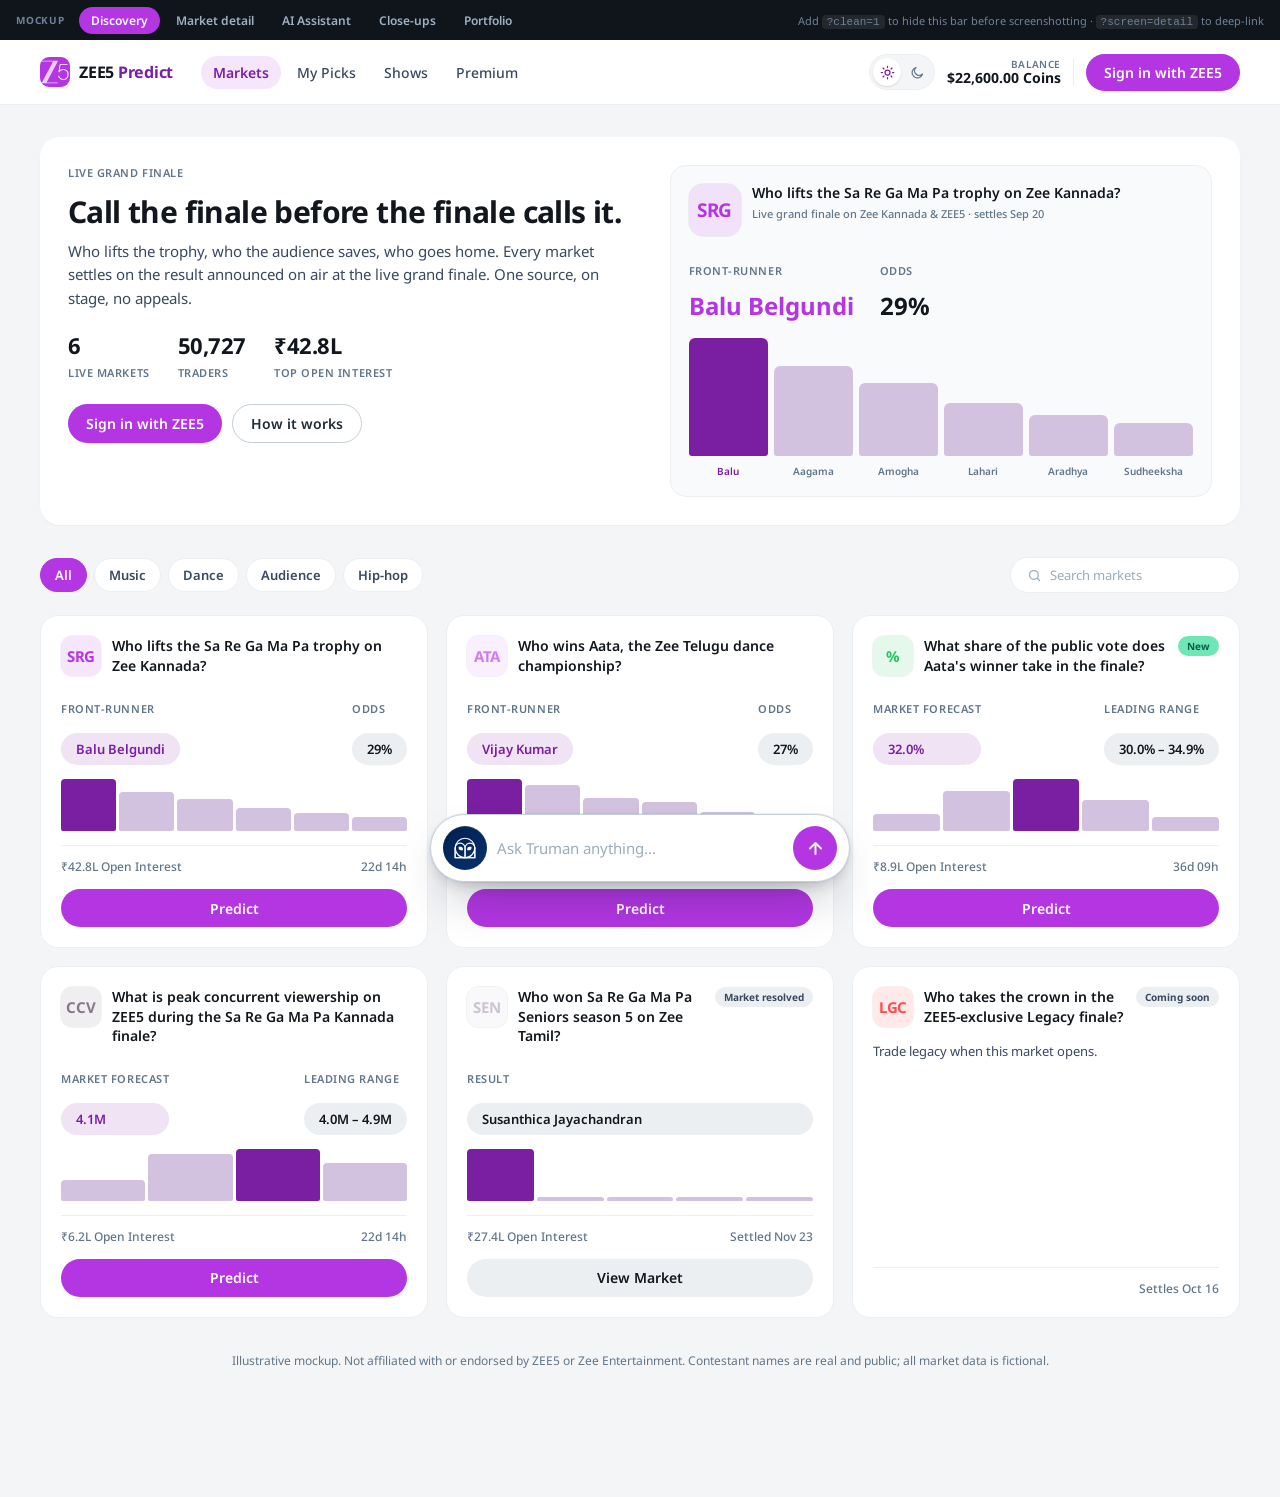
<file: zee5.html>
<!doctype html>
<html lang="en">
<head>
<meta charset="utf-8" />
<meta name="viewport" content="width=device-width, initial-scale=1" />
<title>ZEE5 Predict · Mockup</title>
<link rel="preconnect" href="https://fonts.googleapis.com" />
<link rel="preconnect" href="https://fonts.gstatic.com" crossorigin />
<link id="brand-font" rel="stylesheet" href="https://fonts.googleapis.com/css2?family=Inter:wght@400;500;600;700&display=swap" />
<style>
/* ==========================================================================
   Design tokens. Colors are overwritten at runtime from CONFIG.brand.colors
   in the script below — edit the BRAND block, not these values.
   ========================================================================== */
:root {
  --brand:        #0407FF;
  --brand-dark:   #0305CC;
  --brand-light:  #5456FF;
  --brand-tint:   #F4F4FF;
  --brand-on:     #FFFFFF;
  /* Fill vs ink. --brand paints surfaces (buttons, active pills) and carries
     --brand-on as its label. --brand-ink is the same identity used as TEXT or
     a CHART LINE, where a light brand color (a yellow, a cyan) would be
     unreadable on a light page. Brands with a dark primary set both alike. */
  --brand-ink:    #0407FF;

  --n-900: #0B0E14;
  --n-800: #11171D;
  --n-700: #202C37;
  --n-600: #394960;
  --n-500: #62768A;
  --n-400: #99ADBD;
  --n-300: #C4D0D9;
  --n-250: #E5EBF5;
  --n-200: #ECEFF2;
  --n-150: #F3F5F7;
  --n-100: #F9FAFB;
  --n-0:   #FFFFFF;

  /* -700 is the TEXT shade (on its own -150 tint and on the page), -150 is the
     button/tag fill, -200 is the hover and order-book depth bar. Every pair
     here is measured; see the contrast checks in verify.js. */
  --ok-700: #065F46;
  --ok-500: #10B981;
  --ok-200: #6EE7B7;
  --ok-150: #A7F3D0;
  --ok-100: #E3FBF0;

  --no-700: #961616;
  --no-600: #DC2626;
  --no-500: #EF4444;
  --no-200: #FCA5A5;
  --no-150: #FDBDBD;

  --warn-500: #F59E0B;
  --warn-150: #FFF5CC;

  --radius:    12px;
  --radius-lg: 16px;
  --shadow-card: 0 1px 2px rgba(15,23,42,.04);
  --shadow-pop:  0 10px 30px rgba(15,23,42,.08);
  --shadow-lift: 0 12px 34px rgba(15,23,42,.12);

  --font: 'Inter', -apple-system, BlinkMacSystemFont, 'Segoe UI', Roboto, sans-serif;
  --page-max: 1240px;

  /* Chrome heights. The nav sticks below the mockup bar, so the offset is
     derived from these rather than restated as a magic number that drifts
     when a breakpoint changes one of them. */
  --mockbar-h: 40px;
  --nav-h: 64px;

  /* The assistant's avatar disc. Its own identity rather than the venue's,
     the way the real dock carries Truman's mark inside a partner's page.
     Overridden from CONFIG.brand.assistant.avatar. */
  --ai-from: #001F4D;
  --ai-to:   #0A3170;
  /* The dock's own surface, a step away from the cards on the page so it
     reads as floating over them rather than sitting among them. Light is
     already at the top of the ramp, so there the separation is carried by the
     backdrop instead. Both are set per theme in applyTheme. */
  --ai-surface: #FFFFFF;
  --ai-scrim: rgba(15, 23, 42, .18);
  --ai-lift: 0 0 0 1px rgba(15, 23, 42, .05), 0 6px 14px -4px rgba(15, 23, 42, .20), 0 24px 50px -18px rgba(15, 23, 42, .40);
}

* { box-sizing: border-box; }
html, body { margin: 0; padding: 0; }
body {
  font-family: var(--font);
  background: var(--n-150);
  color: var(--n-800);
  -webkit-font-smoothing: antialiased;
}
img { max-width: 100%; display: block; }
button { font-family: inherit; cursor: pointer; border: 0; background: none; color: inherit; }
a { color: inherit; text-decoration: none; }
.tnum { font-variant-numeric: tabular-nums; }

/* ---------- mockup chrome (hidden with ?clean=1) --------------------------- */
.mockbar {
  position: sticky; top: 0; z-index: 200;
  display: flex; align-items: center; gap: 14px;
  height: var(--mockbar-h); padding: 0 16px;
  background: #10151c; color: #d7dee8;
  font-size: 12px;
}
.mockbar__label { font-weight: 700; text-transform: uppercase; letter-spacing: .08em; color: #6f8299; font-size: 10px; }
.mockbar__tabs { display: flex; gap: 4px; min-width: 0; overflow-x: auto; scrollbar-width: none; }
.mockbar__tabs::-webkit-scrollbar { display: none; }
.mockbar__tab { flex: none; white-space: nowrap; color: #9fb0c4; padding: 5px 12px; border-radius: 999px; font-size: 12px; font-weight: 600; transition: background .15s, color .15s; }
.mockbar__tab:hover { background: rgba(255,255,255,.06); color: #fff; }
.mockbar__tab.is-active { background: var(--brand); color: var(--brand-on); }
.mockbar__hint { margin-left: auto; color: #6f8299; font-size: 11px; }
.mockbar__hint code { background: rgba(255,255,255,.08); padding: 1px 5px; border-radius: 4px; }
body.is-clean .mockbar { display: none; }

/* ---------- app shell ------------------------------------------------------ */
.wrap { max-width: var(--page-max); margin: 0 auto; padding: 0 20px; }

.nav { background: var(--n-0); border-bottom: 1px solid var(--n-200); position: sticky; top: 0; z-index: 110; }
body:not(.is-clean) .nav { top: var(--mockbar-h); }
.nav__inner { display: flex; align-items: center; gap: 28px; height: var(--nav-h); }
.brandmark { display: flex; align-items: center; gap: 9px; flex-shrink: 0; }
.brandmark__glyph {
  width: 30px; height: 30px; border-radius: 9px;
  display: grid; place-items: center;
  background: var(--brand); color: var(--brand-on);
  font-weight: 800; font-size: 13px; letter-spacing: -.02em; overflow: hidden;
}
.brandmark__glyph svg { width: 100%; height: 100%; display: block; }
.brandmark__lockup { height: 30px; display: flex; align-items: center; color: var(--n-800); }
.brandmark__lockup svg { height: 30px; width: auto; display: block; }
.brandmark__product { font-size: 12px; font-weight: 700; letter-spacing: .09em; text-transform: uppercase; color: var(--brand-ink); padding: 3px 8px; border-radius: 5px; background: var(--brand-tint); }
.brandmark__text { font-size: 16px; font-weight: 700; letter-spacing: -.015em; color: var(--n-800); }
.brandmark__text em { font-style: normal; color: var(--brand-ink); }
.nav__links { display: flex; gap: 4px; }
.nav__link { padding: 7px 12px; border-radius: 999px; font-size: 14px; font-weight: 500; color: var(--n-600); transition: background .15s, color .15s; }
.nav__link:hover { background: var(--n-150); color: var(--n-800); }
.nav__link.is-active { color: var(--brand-ink); background: var(--brand-tint); font-weight: 600; }
.nav__right { margin-left: auto; display: flex; align-items: center; gap: 12px; }
.nav__balance { display: flex; flex-direction: column; align-items: flex-end; line-height: 1.2; padding-right: 12px; border-right: 1px solid var(--n-200); }
.nav__balance b { font-size: 14px; font-weight: 700; color: var(--n-800); }
.themetoggle { display: flex; align-items: center; gap: 2px; background: var(--n-150); border: 1px solid var(--n-200); border-radius: 999px; padding: 3px; }
.themetoggle button { display: grid; place-items: center; width: 28px; height: 28px; border-radius: 999px; color: var(--n-500); transition: background .15s, color .15s; }
.themetoggle button:hover { color: var(--n-800); }
.themetoggle button.is-active { background: var(--n-0); color: var(--brand-ink); box-shadow: 0 1px 2px rgba(0,0,0,.12); }
.themetoggle svg { width: 15px; height: 15px; }
.nav__burger { display: none; place-items: center; width: 38px; height: 38px; border-radius: 10px; border: 1px solid var(--n-200); background: var(--n-0); color: var(--n-700); }
.nav__burger:hover { background: var(--n-150); color: var(--n-800); }
.nav__burger svg { width: 19px; height: 19px; }
.nav__burger .is-close { display: none; }
body.nav-open .nav__burger { background: var(--n-150); color: var(--n-800); }
body.nav-open .nav__burger .is-open { display: none; }
body.nav-open .nav__burger .is-close { display: block; }
.nav__balance span { font-size: 10px; font-weight: 600; text-transform: uppercase; letter-spacing: .06em; color: var(--n-500); }

/* ---------- buttons -------------------------------------------------------- */
.btn { display: inline-flex; align-items: center; justify-content: center; gap: 7px; border-radius: 999px; font-size: 14px; font-weight: 600; padding: 9px 18px; transition: background .15s, color .15s, transform .1s; }
.btn:active { transform: scale(.975); }
.btn--brand { background: var(--brand); color: var(--brand-on); }
.btn--brand:hover { background: var(--brand-dark); }
.btn--ghost { background: var(--n-200); color: var(--n-800); }
.btn--ghost:hover { background: var(--n-300); }
.btn--outline { border: 1px solid var(--n-300); color: var(--n-700); background: var(--n-0); }
.btn--outline:hover { background: var(--n-100); }
.btn--block { width: 100%; min-height: 48px; font-size: 15px; }
.btn--yes { background: var(--ok-150); color: var(--ok-700); }
.btn--yes:hover { background: var(--ok-200); }
.btn--no { background: var(--no-150); color: var(--no-700); }
.btn--no:hover { background: var(--no-200); }

/* ---------- primitives ----------------------------------------------------- */
.card { background: var(--n-0); border-radius: var(--radius-lg); box-shadow: var(--shadow-card); }
.eyebrow { font-size: 11px; font-weight: 600; text-transform: uppercase; letter-spacing: .05em; color: var(--n-500); }
.pill { display: inline-flex; align-items: center; border-radius: 999px; padding: 7px 15px; font-size: 13px; font-weight: 600; }
.pill--brand { background: color-mix(in srgb, var(--brand-ink) 12%, transparent); color: var(--brand-ink); }
.pill--neutral { background: var(--n-200); color: var(--n-800); }
.pill--muted { background: var(--n-200); color: var(--n-500); font-weight: 500; }
.badge { display: inline-flex; align-items: center; border-radius: 999px; padding: 3px 9px; font-size: 10px; font-weight: 700; }
.badge--new { background: var(--ok-200); color: var(--ok-700); }
.badge--soon { background: var(--n-200); color: var(--n-600); }
.badge--resolved { background: var(--n-200); color: var(--n-600); }
.delta--up { color: var(--ok-700); }
.delta--down { color: var(--no-700); }
.divider { height: 1px; background: var(--n-200); }

.logo-chip { width: 40px; height: 40px; border-radius: 11px; flex: none; display: grid; place-items: center; background: var(--n-200); color: var(--n-700); font-weight: 700; font-size: 15px; letter-spacing: -.02em; outline: 1px solid rgba(0,0,0,.05); }
.logo-chip--lg { width: 52px; height: 52px; border-radius: 14px; font-size: 19px; }
.logo-chip--sm { width: 32px; height: 32px; border-radius: 9px; font-size: 12px; }

/* ---------- discovery ------------------------------------------------------ */
.disco { padding: 32px 0 128px; }
.hero { display: grid; grid-template-columns: minmax(0, 1.05fr) minmax(0, 1fr); gap: 32px; padding: 28px; margin-bottom: 32px; border-radius: 20px; background: var(--n-0); box-shadow: var(--shadow-card); }
.hero__eyebrow { display: flex; align-items: center; gap: 8px; margin-bottom: 14px; }
.hero__title { font-size: 30px; line-height: 1.2; font-weight: 700; letter-spacing: -.02em; margin: 0 0 10px; color: var(--n-800); }
.hero__sub { font-size: 15px; line-height: 1.55; color: var(--n-600); margin: 0 0 20px; }
.hero__stats { display: flex; gap: 28px; margin-bottom: 22px; }
.hero__stat b { display: block; font-size: 22px; font-weight: 700; letter-spacing: -.02em; color: var(--n-800); }
.hero__stat span { font-size: 11px; font-weight: 600; text-transform: uppercase; letter-spacing: .05em; color: var(--n-500); }
.hero__cta { display: flex; gap: 10px; }
.hero__panel { background: var(--n-100); border: 1px solid var(--n-200); border-radius: var(--radius-lg); padding: 18px; display: flex; flex-direction: column; }
.hero__panelhead { display: flex; align-items: flex-start; gap: 11px; margin-bottom: 16px; }
.hero__panelhead p { margin: 0; font-size: 14px; font-weight: 600; line-height: 1.35; color: var(--n-800); }
.hero__panelhead small { display: block; margin-top: 3px; font-size: 11px; font-weight: 500; color: var(--n-500); }

.controls { display: flex; align-items: center; gap: 12px; margin-bottom: 22px; flex-wrap: wrap; }
.pills { display: flex; gap: 7px; flex-wrap: wrap; }
.pillbtn { padding: 7px 14px; border-radius: 999px; font-size: 13px; font-weight: 600; color: var(--n-600); background: var(--n-0); border: 1px solid var(--n-200); transition: all .15s; }
.pillbtn:hover { border-color: var(--n-300); color: var(--n-800); }
.pillbtn.is-active { background: var(--brand); border-color: var(--brand); color: var(--brand-on); }
.search { margin-left: auto; display: flex; align-items: center; gap: 8px; background: var(--n-0); border: 1px solid var(--n-200); border-radius: 999px; padding: 8px 16px; min-width: 230px; color: var(--n-400); font-size: 13px; }

.grid { display: grid; grid-template-columns: repeat(3, minmax(0, 1fr)); gap: 18px; }
.mcard { display: flex; flex-direction: column; gap: 14px; background: var(--n-0); border: 1px solid var(--n-200); border-radius: 18px; padding: 20px; transition: transform .2s, box-shadow .2s; }
.mcard:hover { transform: translateY(-2px); box-shadow: var(--shadow-lift); }
.mcard__head { display: flex; align-items: flex-start; gap: 11px; }
.mcard__q { flex: 1; min-width: 0; font-size: 14px; font-weight: 600; line-height: 1.4; color: var(--n-800); margin: 0; }
.mcard__row { display: flex; align-items: flex-start; justify-content: space-between; gap: 12px; }
.mcard__stat { display: flex; flex-direction: column; gap: 6px; }
.mcard__foot { margin-top: auto; display: flex; align-items: center; justify-content: space-between; gap: 8px; border-top: 1px solid var(--n-200); padding-top: 12px; font-size: 12px; font-weight: 500; color: var(--n-500); }

.dist { display: flex; align-items: flex-end; gap: 3px; height: 52px; }
.dist__bar { flex: 1; border-radius: 4px 4px 2px 2px; background: color-mix(in srgb, var(--brand-ink) 22%, var(--n-200)); min-height: 4px; position: relative; }
.dist__bar.is-lead { background: var(--brand-ink); }
.dist--lg { height: 118px; gap: 6px; }
.dist--lg .dist__bar { border-radius: 6px 6px 3px 3px; }
.distlabels { display: flex; gap: 6px; margin-top: 8px; }
.distlabels span { flex: 1; text-align: center; font-size: 10px; font-weight: 600; color: var(--n-500); font-variant-numeric: tabular-nums; }
.distlabels span.is-lead { color: var(--brand-ink); }

/* ---------- market detail -------------------------------------------------- */
.detail { padding: 28px 0 128px; }
.detail__cols { display: grid; grid-template-columns: minmax(0,1fr) 372px; gap: 28px; align-items: start; }
.mhead { display: flex; align-items: flex-start; gap: 16px; margin-bottom: 22px; }
.mhead__title { margin: 0 0 5px; font-size: 24px; font-weight: 700; letter-spacing: -.02em; color: var(--n-800); }
.mhead__q { margin: 0; font-size: 15px; line-height: 1.5; color: var(--n-600); max-width: 62ch; }
.mhead__meta { display: flex; align-items: center; gap: 8px; margin-top: 12px; flex-wrap: wrap; }
.chip { display: inline-flex; align-items: center; gap: 6px; border-radius: 999px; border: 1px solid var(--n-200); background: var(--n-0); padding: 5px 12px; font-size: 12px; font-weight: 600; color: var(--n-600); }
.chip.is-active { border-color: var(--brand-ink); color: var(--brand-ink); background: var(--brand-tint); }

.chartcard { padding: 20px; margin-bottom: 26px; }
.chartcard__top { display: flex; align-items: flex-start; justify-content: space-between; gap: 20px; margin-bottom: 6px; }
.metrics { display: flex; gap: 26px; }
.metric b { display: block; font-size: 18px; font-weight: 700; letter-spacing: -.01em; color: var(--n-800); }
.metric span { font-size: 11px; font-weight: 600; text-transform: uppercase; letter-spacing: .05em; color: var(--n-500); }
.ranges { display: flex; gap: 2px; background: var(--n-200); border-radius: 999px; padding: 3px; }
.ranges button { padding: 5px 12px; border-radius: 999px; font-size: 12px; font-weight: 600; color: var(--n-600); }
.ranges button.is-active { background: var(--n-0); color: var(--n-800); box-shadow: 0 1px 2px rgba(0,0,0,.08); }
.chartwrap { position: relative; margin: 14px 0 6px; }
.legend { display: flex; flex-wrap: wrap; gap: 14px; padding-top: 12px; border-top: 1px solid var(--n-200); }
.legend__item { display: flex; align-items: center; gap: 7px; font-size: 12px; font-weight: 500; color: var(--n-600); }
.legend__dot { width: 9px; height: 9px; border-radius: 3px; flex: none; }
.legend__val { font-weight: 700; color: var(--n-800); font-variant-numeric: tabular-nums; }

.sechead { display: flex; align-items: center; justify-content: space-between; margin-bottom: 12px; }
.sechead h2 { margin: 0; font-size: 15px; font-weight: 600; color: var(--n-800); }
.sechead span { font-size: 13px; font-weight: 600; color: var(--n-500); }

.ocard { background: var(--n-0); border-radius: var(--radius); padding: 14px 16px; margin-bottom: 10px; transition: background .2s; }
.ocard:hover { background: var(--n-100); }
.ocard.is-open { background: var(--n-100); box-shadow: var(--shadow-pop); }
.ocard__main { display: flex; align-items: center; gap: 16px; }
.ocard__label { width: 31%; flex: none; font-size: 16px; font-weight: 600; color: var(--n-800); }
.ocard__chance { flex: 1; display: flex; align-items: center; justify-content: center; gap: 8px; }
.ocard__chance b { font-size: 18px; font-weight: 700; color: var(--n-800); font-variant-numeric: tabular-nums; }
.ocard__chance small { font-size: 12px; font-weight: 600; }
.ocard__btns { width: 31%; flex: none; display: flex; gap: 8px; }
.ocard__btns .btn { flex: 1; min-height: 40px; }
.ocard__book { padding-top: 16px; }
.ocard__booktop { display: flex; align-items: center; justify-content: space-between; padding-bottom: 12px; margin-bottom: 14px; border-bottom: 1px solid var(--n-300); }
.ocard__booktop b { font-size: 14px; font-weight: 600; color: var(--n-800); }
.sidetoggle { display: flex; gap: 2px; background: var(--n-200); border-radius: 999px; padding: 4px; }
.sidetoggle button { padding: 4px 14px; border-radius: 999px; font-size: 12px; font-weight: 600; color: var(--n-600); }
.sidetoggle button.is-yes { background: var(--n-0); color: var(--ok-700); box-shadow: 0 1px 2px rgba(0,0,0,.07); }
.sidetoggle button.is-no { background: var(--n-0); color: var(--no-700); box-shadow: 0 1px 2px rgba(0,0,0,.07); }

/* ---------- order book ----------------------------------------------------- */
.book__head { display: flex; font-size: 11px; font-weight: 500; color: var(--n-500); padding-left: 52px; margin-bottom: 6px; }
.book__head div { flex: 1; }
.book__side { display: flex; align-items: stretch; }
.book__tag { width: 40px; flex: none; display: grid; place-items: center; font-size: 11px; font-weight: 700; }
.book__tag--ask { background: var(--no-200); color: var(--no-700); border-radius: 8px 8px 0 0; }
.book__tag--bid { background: var(--ok-150); color: var(--ok-700); border-radius: 0 0 8px 8px; }
.book__rows { margin-left: 12px; flex: 1; min-width: 0; }
.book__row { position: relative; display: flex; align-items: center; gap: 12px; min-height: 34px; font-size: 13px; font-variant-numeric: tabular-nums; }
.book__cell { flex: 1; position: relative; z-index: 1; padding-left: 8px; color: var(--n-600); }
.book__cell--price { font-weight: 600; }
.book__cell--ask { color: var(--no-700); }
.book__cell--bid { color: var(--ok-700); }
.book__bar { position: absolute; inset: 2px auto 2px 0; border-radius: 4px; z-index: 0; }
.book__bar--ask { background: var(--no-200); }
.book__bar--bid { background: var(--ok-200); }
.book__spread { display: flex; align-items: center; justify-content: space-between; margin: 8px 0 8px 52px; padding: 6px 10px; border-radius: 8px; background: var(--n-150); font-size: 11px; font-weight: 600; color: var(--n-500); font-variant-numeric: tabular-nums; }

/* ---------- trade panel ---------------------------------------------------- */
.trade { padding: 18px; position: sticky; top: 92px; }
.trade__head { display: flex; align-items: center; gap: 13px; margin-bottom: 16px; }
.trade__head h3 { margin: 0; font-size: 20px; font-weight: 700; letter-spacing: -.01em; color: var(--n-800); }
.trade__head small { display: block; margin-top: 2px; font-size: 13px; font-weight: 600; }
.trade__modes { display: flex; align-items: center; justify-content: space-between; margin-bottom: 16px; }
.segment { display: flex; background: var(--n-200); border-radius: 999px; padding: 4px; }
.segment button { padding: 7px 18px; border-radius: 999px; font-size: 13px; font-weight: 500; color: var(--n-600); }
.segment button.is-active { background: var(--n-0); color: var(--n-800); font-weight: 700; box-shadow: 0 1px 2px rgba(0,0,0,.07); }
.ordertype { display: flex; align-items: center; gap: 5px; font-size: 13px; color: var(--n-600); }
.sides { display: grid; grid-template-columns: minmax(0, 1fr) minmax(0, 1fr); gap: 9px; margin-bottom: 18px; }
.side { border-radius: var(--radius); padding: 12px; text-align: center; border: 1.5px solid transparent; background: var(--n-150); transition: all .15s; }
.side b { display: block; font-size: 15px; font-weight: 700; margin-bottom: 2px; }
.side span { font-size: 12px; font-weight: 600; color: var(--n-500); font-variant-numeric: tabular-nums; }
.side--yes.is-active { background: var(--ok-150); border-color: var(--ok-500); }
.side--yes.is-active b { color: var(--ok-700); }
.side--no.is-active { background: var(--no-150); border-color: var(--no-500); }
.side--no.is-active b { color: var(--no-700); }
.field { margin-bottom: 14px; }
.field__label { display: flex; align-items: center; justify-content: space-between; margin-bottom: 7px; font-size: 12px; font-weight: 600; color: var(--n-500); }
.field__label b { color: var(--n-700); font-weight: 600; font-variant-numeric: tabular-nums; }
.input { display: flex; align-items: center; gap: 8px; border: 1px solid var(--n-250); background: var(--n-0); border-radius: var(--radius); padding: 12px 14px; }
.input span { font-size: 20px; font-weight: 600; color: var(--n-400); }
.input b { flex: 1; font-size: 22px; font-weight: 700; color: var(--n-800); font-variant-numeric: tabular-nums; }
.input em { font-style: normal; font-size: 12px; font-weight: 600; color: var(--n-500); }
.stepper { display: flex; gap: 6px; }
.stepper button { border: 1px solid var(--n-250); border-radius: 8px; padding: 5px 10px; font-size: 12px; font-weight: 600; color: var(--n-600); background: var(--n-0); }
.stepper button:hover { border-color: var(--n-300); color: var(--n-800); }
.quickamts { display: flex; gap: 6px; margin-bottom: 16px; }
.quickamts button { flex: 1; border-radius: 8px; background: var(--n-150); padding: 7px 0; font-size: 12px; font-weight: 600; color: var(--n-600); }
.quickamts button:hover { background: var(--n-200); color: var(--n-800); }
.summary { border-top: 1px solid var(--n-200); padding-top: 13px; margin-bottom: 15px; display: flex; flex-direction: column; gap: 9px; }
.summary__row { display: flex; align-items: center; justify-content: space-between; font-size: 13px; color: var(--n-600); }
.summary__row b { font-weight: 700; color: var(--n-800); font-variant-numeric: tabular-nums; }
.summary__row.is-payout b { color: var(--ok-700); font-size: 15px; }
.trade__note { margin: 11px 0 0; text-align: center; font-size: 11px; line-height: 1.5; color: var(--n-500); }
.trade__note a { color: var(--n-700); font-weight: 600; }

/* ---------- rules / activity ---------------------------------------------- */
.acc { padding: 4px 18px; margin-top: 26px; }
.acc__item { border-bottom: 1px solid var(--n-200); }
.acc__item:last-child { border-bottom: 0; }
.acc__q { display: flex; align-items: center; justify-content: space-between; width: 100%; padding: 16px 0; font-size: 14px; font-weight: 600; color: var(--n-800); text-align: left; }
.acc__a { padding: 0 0 18px; font-size: 13px; line-height: 1.65; color: var(--n-600); max-width: 72ch; }
.acc__a code { background: var(--n-150); border-radius: 5px; padding: 1px 6px; font-size: 12px; }

.oracle { display: flex; align-items: center; gap: 14px; padding: 16px 18px; margin-top: 18px; border: 1px solid var(--n-200); background: var(--n-0); border-radius: var(--radius-lg); }
.oracle__body { flex: 1; }
.oracle__body b { display: block; font-size: 13px; font-weight: 600; color: var(--n-800); }
.oracle__body span { font-size: 12px; color: var(--n-500); }

.act { margin-top: 26px; padding: 6px 18px 14px; }
.act__row { display: flex; align-items: center; gap: 12px; padding: 12px 0; border-bottom: 1px solid var(--n-200); font-size: 13px; }
.act__row:last-child { border-bottom: 0; }
.act__tag { flex: none; border-radius: 999px; padding: 3px 9px; font-size: 10px; font-weight: 700; }
.act__tag--buyyes { background: var(--ok-150); color: var(--ok-700); }
.act__tag--buyno { background: var(--no-150); color: var(--no-700); }
.act__tag--sellyes { background: var(--n-200); color: var(--n-600); }
.act__outcome { flex: 1; min-width: 0; font-weight: 600; color: var(--n-800); }
.act__actor { color: var(--n-500); font-variant-numeric: tabular-nums; width: 96px; flex: none; }
.act__amt { width: 84px; flex: none; text-align: right; font-weight: 700; color: var(--n-800); font-variant-numeric: tabular-nums; }
.act__px { width: 52px; flex: none; text-align: right; color: var(--n-600); font-variant-numeric: tabular-nums; }
.act__time { width: 84px; flex: none; text-align: right; color: var(--n-400); font-variant-numeric: tabular-nums; }

/* ---------- close-ups ------------------------------------------------------ */
.closeups { padding: 34px 0 70px; background: var(--n-200); min-height: 100vh; }
.closeups__grid { display: grid; grid-template-columns: repeat(2, minmax(0, 1fr)); gap: 28px; }
.shot { display: flex; flex-direction: column; gap: 11px; min-width: 0; }
.shot__cap { display: flex; align-items: baseline; gap: 9px; }
.shot__cap b { font-size: 13px; font-weight: 700; color: var(--n-800); }
.shot__cap span { font-size: 12px; color: var(--n-500); }
.shot__frame { min-width: 0; background: var(--n-0); border-radius: var(--radius-lg); padding: 18px; box-shadow: var(--shadow-lift); }
.shot__frame--muted { background: var(--n-150); }
.shot__frame .trade { position: static; padding: 0; box-shadow: none; }

/* ---------- portfolio ------------------------------------------------------ */
.pf { padding: 30px 0 128px; }
.pf__top { display: grid; grid-template-columns: minmax(0, 1.35fr) minmax(0, 1fr); gap: 20px; margin-bottom: 26px; }
.pf__hero { padding: 24px; display: flex; flex-direction: column; }
.pf__value { font-size: 38px; font-weight: 700; letter-spacing: -.03em; color: var(--n-800); font-variant-numeric: tabular-nums; margin: 6px 0 4px; }
.pf__delta { font-size: 14px; font-weight: 600; font-variant-numeric: tabular-nums; }
.pf__split { display: flex; gap: 30px; margin-top: 22px; padding-top: 18px; border-top: 1px solid var(--n-200); }
.pf__split b { display: block; font-size: 17px; font-weight: 700; color: var(--n-800); font-variant-numeric: tabular-nums; }
.pf__split span { font-size: 11px; font-weight: 600; text-transform: uppercase; letter-spacing: .05em; color: var(--n-500); }
.pf__chart { padding: 20px 22px; display: flex; flex-direction: column; }
.tabs { display: flex; gap: 4px; margin-bottom: 16px; border-bottom: 1px solid var(--n-200); }
.tabs button { padding: 11px 16px; font-size: 14px; font-weight: 600; color: var(--n-500); border-bottom: 2px solid transparent; margin-bottom: -1px; }
.tabs button.is-active { color: var(--brand-ink); border-bottom-color: var(--brand-ink); }
.tablewrap { overflow-x: auto; -webkit-overflow-scrolling: touch; }
.table { width: 100%; border-collapse: collapse; font-size: 13px; }
.table th { text-align: left; padding: 0 14px 11px; font-size: 11px; font-weight: 600; text-transform: uppercase; letter-spacing: .05em; color: var(--n-500); }
.table th.num, .table td.num { text-align: right; font-variant-numeric: tabular-nums; }
.table td { padding: 13px 14px; border-top: 1px solid var(--n-200); color: var(--n-700); }
.table tbody tr:hover { background: var(--n-100); }
.table .pos { display: flex; align-items: center; gap: 11px; }
.table .pos b { display: block; font-size: 13px; font-weight: 600; color: var(--n-800); }
.table .pos span { font-size: 11px; color: var(--n-500); }
.table .strong { font-weight: 700; color: var(--n-800); }

/* ---------- AI assistant dock ---------------------------------------------- */
/* Mirrors the shipped Truman dock: a pill fixed to the bottom centre of every
   app screen, which grows a suggestion row and an answer card above it once a
   preset prompt is chosen. */

.dock {
  position: fixed; left: 50%; bottom: 18px; z-index: 120;
  width: min(420px, calc(100vw - 32px));
  transform: translateX(-50%);
  display: flex; flex-direction: column; gap: 10px;
}
.dock--open { width: min(760px, calc(100vw - 32px)); }

/* With the dock open, the page behind it is pushed back so the answer card
   reads as a layer over the app rather than one more card on it. Sits under
   the dock, and under the nav and the mockup bar so the venue's own brand
   stays crisp in the screenshot. */
.dockscrim {
  position: fixed; inset: 0; z-index: 100;
  background: var(--ai-scrim);
  -webkit-backdrop-filter: blur(3px);
  backdrop-filter: blur(3px);
}
/* Static copy for the close-ups gallery, where it is a specimen not a dock. */
.dock--inline { position: static; transform: none; width: 100%; }

.composer {
  display: flex; align-items: center; gap: 10px;
  height: 68px; padding: 12px;
  border: 1px solid var(--n-300); border-radius: 999px; background: var(--ai-surface);
  box-shadow: var(--ai-lift);
}
.composer__avatar {
  width: 44px; height: 44px; border-radius: 999px; flex: none;
  display: grid; place-items: center; color: #FFFFFF;
  background: linear-gradient(145deg, var(--ai-from), var(--ai-to));
  box-shadow: inset 0 1px 0 rgba(255,255,255,.12);
}
.composer__avatar svg { width: 24px; height: 24px; }
.composer__avatar--sm { width: 36px; height: 36px; }
.composer__avatar--sm svg { width: 20px; height: 20px; }
.composer__input { flex: 1; min-width: 0; font-size: 15px; color: var(--n-400); }
.composer__send {
  width: 44px; height: 44px; border-radius: 999px; flex: none;
  display: grid; place-items: center;
  background: var(--brand); color: var(--brand-on);
}
.composer__send svg { width: 19px; height: 19px; }

.chips { display: flex; gap: 6px; padding: 2px 4px; overflow-x: auto; scrollbar-width: none; }
.chips::-webkit-scrollbar { display: none; }
.chip-ai {
  flex: none; display: inline-flex; align-items: center; gap: 6px;
  height: 32px; padding: 0 12px; white-space: nowrap;
  border: 1px solid var(--n-300); border-radius: 999px; background: var(--ai-surface);
  font-size: 12px; font-weight: 500; color: var(--n-700);
  box-shadow: 0 2px 6px -3px rgba(15,23,42,.24);
}
.chip-ai svg { width: 13px; height: 13px; color: var(--n-400); }
.chip-ai.is-active { border-color: var(--brand-ink); color: var(--brand-ink); background: var(--brand-tint); }
.chip-ai.is-active svg { color: var(--brand-ink); }

.airesp {
  display: flex; flex-direction: column; overflow: hidden;
  border: 1px solid var(--n-300); border-radius: 28px; background: var(--ai-surface);
  box-shadow: var(--ai-lift);
}
.airesp__head { display: flex; align-items: center; gap: 12px; padding: 13px 18px; border-bottom: 1px solid var(--n-200); }
.airesp__who { min-width: 0; flex: 1; }
.airesp__who b { display: block; font-size: 13px; font-weight: 600; color: var(--n-800); }
.airesp__who span { display: block; margin-top: 2px; font-size: 12px; color: var(--n-500); white-space: nowrap; overflow: hidden; text-overflow: ellipsis; }
.airesp__acts { flex: none; display: flex; gap: 2px; }
.airesp__act { width: 32px; height: 32px; border-radius: 999px; display: grid; place-items: center; color: var(--n-500); }
.airesp__act svg { width: 15px; height: 15px; }
.airesp__body {
  display: flex; flex-direction: column; gap: 14px;
  padding: 16px 18px;
  max-height: calc(100vh - 260px); overflow-y: auto;
}
.airesp__intro { margin: 0; font-size: 13px; line-height: 1.6; color: var(--n-700); }
.airesp__foot { display: flex; align-items: center; justify-content: center; gap: 6px; min-height: 38px; border-top: 1px solid var(--n-200); font-size: 12px; font-weight: 600; color: var(--n-600); }
.airesp__foot svg { width: 13px; height: 13px; }

.aistats { display: grid; grid-template-columns: repeat(3, minmax(0, 1fr)); gap: 10px; }
.aistat { border: 1px solid var(--n-200); background: var(--n-150); border-radius: 12px; padding: 12px; }
.aistat span { font-size: 11px; font-weight: 500; color: var(--n-500); }
.aistat b { display: block; margin-top: 4px; font-size: 15px; font-weight: 600; color: var(--n-800); font-variant-numeric: tabular-nums; }
.aistat small { display: block; margin-top: 3px; font-size: 11px; color: var(--n-500); }

.aibullets { margin: 0; padding: 0; list-style: none; display: flex; flex-direction: column; gap: 9px; }
.aibullets li { position: relative; padding-left: 17px; font-size: 13px; line-height: 1.55; color: var(--n-700); }
.aibullets li::before { content: ''; position: absolute; left: 2px; top: 8px; width: 5px; height: 5px; border-radius: 999px; background: var(--brand-ink); }

.aisources { display: flex; flex-wrap: wrap; gap: 6px; padding-top: 13px; border-top: 1px solid var(--n-200); }
.aisource { display: inline-flex; align-items: center; gap: 6px; border-radius: 999px; background: var(--n-150); padding: 4px 10px; font-size: 11px; color: var(--n-600); }
.aisource b { font-weight: 700; color: var(--n-700); font-variant-numeric: tabular-nums; }

/* ---------- responsive ----------------------------------------------------- */
/* Four steps: 1080 collapses the two-column screens, 880 folds the nav into a
   drawer behind a hamburger, 720 is the phone layout, and 480 trims the brand
   lockup so the top row still fits on the narrowest common handset. */

@media (max-width: 1080px) {
  .hero, .detail__cols, .pf__top, .closeups__grid { grid-template-columns: minmax(0, 1fr); }
  .grid { grid-template-columns: repeat(2, minmax(0, 1fr)); }
  .trade { position: static; }
}

@media (max-width: 880px) {
  /* The links, balance and CTA drop below the bar; the theme toggle and the
     hamburger stay on it. display:contents lifts the children of .nav__right
     into .nav__inner so they can be ordered against .nav__links without
     duplicating any markup into a second drawer element. */
  .nav__inner { flex-wrap: wrap; height: auto; min-height: var(--nav-h); gap: 12px; padding: 10px 0; }
  .nav__right { display: contents; }
  .themetoggle { order: 2; margin-left: auto; }
  .nav__burger { order: 3; display: grid; }

  .nav__links,
  .nav__balance,
  .nav__right > .btn--brand { display: none; flex-basis: 100%; }

  body.nav-open .nav__links {
    display: flex; order: 4; flex-direction: column; gap: 2px;
    padding-top: 10px; border-top: 1px solid var(--n-200);
  }
  body.nav-open .nav__link { padding: 12px 14px; border-radius: 10px; font-size: 15px; }
  body.nav-open .nav__balance {
    display: flex; order: 5; flex-direction: row; align-items: center;
    justify-content: space-between; padding: 0 4px 2px; border-right: 0;
  }
  body.nav-open .nav__right > .btn--brand {
    display: inline-flex; order: 6; min-height: 46px; margin-bottom: 6px;
  }
}

@media (max-width: 720px) {
  .wrap { padding: 0 14px; }
  .mockbar { gap: 10px; padding: 0 12px; }
  .mockbar__label, .mockbar__hint { display: none; }
  .grid { grid-template-columns: minmax(0, 1fr); }

  /* discovery */
  .disco { padding: 22px 0 44px; }
  .hero { padding: 18px; gap: 22px; margin-bottom: 24px; }
  .hero__title { font-size: 23px; }
  .hero__sub { font-size: 14px; margin-bottom: 16px; }
  .hero__stats { flex-wrap: wrap; gap: 16px 26px; }
  .hero__cta { flex-wrap: wrap; }
  .hero__cta .btn { flex: 1 1 auto; }
  .controls { gap: 10px; }
  .search { margin-left: 0; width: 100%; min-width: 0; }
  .mcard { padding: 16px; }

  /* market detail */
  .detail { padding: 20px 0 44px; }
  .mhead { gap: 12px; margin-bottom: 18px; }
  .mhead__title { font-size: 20px; }
  .mhead__q { font-size: 14px; }
  .chartcard { padding: 16px; }
  .chartcard__top { flex-wrap: wrap; gap: 12px; }
  .metrics { flex-wrap: wrap; gap: 12px 22px; }
  .metric b { font-size: 16px; }
  .ranges { margin-left: auto; }

  /* label and odds share a line, the Yes/No pair gets its own */
  .ocard { padding: 12px 13px; }
  .ocard__main { flex-wrap: wrap; gap: 10px 12px; }
  .ocard__label { width: auto; flex: 1 1 auto; min-width: 0; font-size: 15px; }
  .ocard__chance { flex: 0 0 auto; justify-content: flex-end; }
  .ocard__btns { width: 100%; }

  .book__head { padding-left: 46px; }
  .book__row { gap: 6px; font-size: 12px; }
  .book__tag { width: 34px; }
  .book__spread { margin-left: 46px; }

  .oracle { flex-wrap: wrap; }
  .oracle .btn { width: 100%; }

  /* the activity row splits in two: what traded on the first line, the numbers
     on the second. .act__outcome grows and the actor claims a wide basis, so
     the break lands in the same place whatever the outcome label is. */
  .act__row { flex-wrap: wrap; gap: 4px 10px; padding: 10px 0; }
  .act__outcome { flex: 1 1 auto; }
  .act__actor { width: auto; flex: 1 1 46%; text-align: left; font-size: 12px; }
  .act__amt, .act__px { width: auto; }
  .act__time { width: auto; margin-left: auto; }

  /* portfolio */
  .pf { padding: 22px 0 44px; }
  .pf__value { font-size: 30px; }
  .pf__hero, .pf__chart { padding: 18px; }
  .pf__split { flex-wrap: wrap; gap: 14px 26px; margin-top: 18px; }
  .tabs { overflow-x: auto; scrollbar-width: none; }
  .tabs::-webkit-scrollbar { display: none; }
  .tabs button { flex: none; padding: 11px 12px; font-size: 13px; }

  /* Seven columns will not compress into a phone. Scrolling them sideways
     screenshots as a clipped table, so the secondary ones drop instead and
     what a holder actually reads stays: what it is and what it is worth. The
     Yes/No side is carried by the outcome label on every other screen.
     .tablewrap still catches anything that overruns. */
  .table th, .table td { padding: 12px 7px; }
  .table td.num, .table th.num { font-size: 12px; }
  .table--positions th:first-child, .table--positions td:first-child,
  .table--orders th:first-child, .table--orders td:first-child { width: 50%; }
  .table--positions th:nth-child(2), .table--positions td:nth-child(2),
  .table--positions th:nth-child(3), .table--positions td:nth-child(3),
  .table--positions th:nth-child(4), .table--positions td:nth-child(4),
  .table--positions th:nth-child(5), .table--positions td:nth-child(5),
  .table--orders th:nth-child(2), .table--orders td:nth-child(2),
  .table--orders th:nth-child(3), .table--orders td:nth-child(3),
  .table--orders th:nth-child(5), .table--orders td:nth-child(5),
  .table--orders th:nth-child(7), .table--orders td:nth-child(7) { display: none; }

  /* assistant dock */
  .disco, .detail, .pf { padding-bottom: 112px; }
  .dock { bottom: 12px; }
  .composer { height: 56px; padding: 8px; gap: 8px; }
  .composer__avatar, .composer__send { width: 40px; height: 40px; }
  .composer__input { font-size: 14px; }
  .airesp__head { padding: 12px 14px; }
  .airesp__body { padding: 14px; max-height: calc(100vh - 220px); }
  .aistats { grid-template-columns: minmax(0, 1fr); }

  /* close-ups */
  .closeups { padding: 24px 0 48px; }
  .closeups__grid { gap: 20px; }
  .shot__frame { padding: 14px; }
  .trade { padding: 16px; }
}

@media (max-width: 480px) {
  .brandmark { gap: 7px; min-width: 0; }
  .brandmark__lockup, .brandmark__lockup svg { height: 24px; }
  .brandmark__glyph { width: 27px; height: 27px; }
  .brandmark__product { font-size: 10px; padding: 3px 6px; }
  .brandmark__text { font-size: 15px; }
  .nav__inner { gap: 10px; }
}
</style>
</head>
<body>

<div class="mockbar">
  <span class="mockbar__label">Mockup</span>
  <div class="mockbar__tabs" id="mockTabs"></div>
  <span class="mockbar__hint">Add <code>?clean=1</code> to hide this bar before screenshotting · <code>?screen=detail</code> to deep-link</span>
</div>

<div id="app"></div>

<script>
/* ==========================================================================
 * ██  EDIT HERE  ██  Everything that changes per Sovereign Venue lives in
 * this one CONFIG block: the identity (name, logo, colors, font) AND the
 * content (market questions, units, numbers). Nothing below this block needs
 * touching to produce a new branded set of screenshots.
 * ========================================================================== */

var CONFIG = {

  /* ---------------------------------------------------------------- brand */
  brand: {
    name: 'ZEE5',
    product: 'Predict',
    // ZEE5's own Z5 monogram, from their player watermark SVG, recolored to
    // currentColor so it sits white on the brand square.
    markSvg: '<svg viewBox="0 0 36 36" fill="currentColor" xmlns="http://www.w3.org/2000/svg"><path d="M21.703 4.5H17.090H2.394V5.125V5.438H15.643L1.875 31.5H6.487H21.183V30.874V30.561H7.934L21.703 4.5Z" opacity=".75"/><path d="M28.082 27.449C26.880 27.449 25.828 27.228 24.927 26.785C24.043 26.343 23.327 25.741 22.779 24.980C22.249 24.219 21.895 23.361 21.718 22.406H22.911C23.177 23.626 23.751 24.600 24.635 25.325C25.536 26.033 26.685 26.387 28.082 26.387C29.142 26.387 30.044 26.148 30.786 25.670C31.529 25.175 32.094 24.520 32.483 23.706C32.890 22.874 33.093 21.945 33.093 20.919C33.093 19.875 32.890 18.946 32.483 18.132C32.077 17.300 31.493 16.654 30.733 16.194C29.991 15.734 29.125 15.504 28.135 15.504C26.933 15.504 25.916 15.761 25.086 16.274C24.255 16.787 23.627 17.468 23.203 18.318H22.089L23.627 8.550H32.960V9.612H24.582L23.415 16.539C23.857 15.955 24.485 15.460 25.298 15.053C26.129 14.646 27.092 14.442 28.188 14.442C29.036 14.442 29.823 14.593 30.548 14.894C31.290 15.195 31.935 15.637 32.483 16.221C33.049 16.787 33.491 17.468 33.809 18.265C34.127 19.043 34.286 19.928 34.286 20.919C34.286 21.751 34.154 22.565 33.888 23.361C33.641 24.140 33.252 24.839 32.722 25.458C32.209 26.060 31.564 26.546 30.786 26.918C30.026 27.272 29.125 27.449 28.082 27.449Z"/></svg>',
    markText: 'Z5',
    lockupSvg: null,

    // Noto Sans is ZEE5's actual web face (their bundle ships notasansRegular
    // and notasansBold), and it is on Google Fonts — so this is an exact match
    // rather than a substitute.
    fontFamily: "'Noto Sans', -apple-system, BlinkMacSystemFont, 'Segoe UI', sans-serif",
    fontUrl: 'https://fonts.googleapis.com/css2?family=Noto+Sans:wght@400;500;600;700&display=swap',

    colors: {
      // NOTE: #1D001E (dark page below) is ZEE5's published theme-color. The
      // violet is DERIVED from that hue (298°) — their accent token sits
      // behind an Akamai block. Swap in the official hex when available.
      brand:      '#B336E2',
      brandDark:  '#9526C4',
      brandLight: '#D07BF0',
      yes:        '#10B981',
      no:         '#EF4444'
    },

    defaultTheme: 'light',

    themes: {
      light: {
        brandInk:  '#7B1FA2',   // the violet, darkened enough to read on white
        brandTint: '#F5E6FC',
        brandOn:   '#FFFFFF',
        vars: {}
      },
      dark: {
        brandInk:  '#D07BF0',
        brandTint: '#3D1450',
        brandOn:   '#FFFFFF',
        vars: {
          '--n-0':   '#2A0A2C',
          '--n-100': '#331135',
          '--n-150': '#1D001E',    // ZEE5's theme-color, exact
          '--n-200': '#3D1B3F',
          '--n-250': '#46224A',
          '--n-300': '#522B56',
          '--n-400': '#8A7590',
          '--n-500': '#AC9CB1',
          '--n-600': '#CDC2D1',
          '--n-700': '#E4DCE7',
          '--n-800': '#F8F4F9',
          '--n-900': '#FFFFFF',

          '--ok-700': '#4ADE80',
          '--ok-500': '#22C55E',
          '--ok-200': '#27523F',
          '--ok-150': '#283B39',
          '--ok-100': '#1E2F2E',

          '--no-700': '#FF9FA0',
          '--no-600': '#FF6B6D',
          '--no-500': '#FF4D4F',
          '--no-200': '#86273B',
          '--no-150': '#651C36',

          '--shadow-card': '0 0 0 1px #3A2140',
          '--shadow-pop':  '0 0 0 1px #4A2C50',
          '--shadow-lift': '0 14px 34px rgba(0,0,0,.6), 0 0 0 1px #4A2C50'
        }
      }
    },

    tagline: 'Call the finale before the finale calls it.',
    heroSub: 'Who lifts the trophy, who the audience saves, who goes home. Every market ' +
             'settles on the result announced on air at the live grand finale. One ' +
             'source, on stage, no appeals.',
    heroEyebrow: 'Live grand finale',
    nav: ['Markets', 'My Picks', 'Shows', 'Premium'],
    ctaPrimary: 'Sign in with ZEE5',
    ctaSecondary: 'How it works',
    collateralSymbol: '₹',
    collateralLabel: 'Coins',
    feeToken: 'ZC',
    /* Truman is the same assistant in every venue, so its name and its avatar
     * do not change with the brand. Only the prompts below it do. */
    assistant: {
      name: 'Truman',
      placeholder: 'Ask Truman anything...',
      avatar: { from: '#001F4D', to: '#0A3170' }
    },

    oracleName: 'ZEE5 Live Result Feed',
    oracleDetail: 'Settled from the official on-air result at the live grand finale. One source, announced on stage, no appeals.',
    footnote: 'Illustrative mockup. Not affiliated with or endorsed by ZEE5 or Zee Entertainment. Contestant names are real and public; all market data is fictional.'
  },

  /* -------------------------------------------------------------- markets
   * Reality-show winners are CATEGORICAL — named contestants, no unit. Two
   * scalar markets are kept alongside them (vote share in %, concurrent
   * viewers in M) so both market shapes appear in one catalog.
   *
   * Rosters are real and current as of August 2026. Markets are deliberately
   * limited to adult formats; the Li'l Champs / Li'l Masters / Drama Juniors
   * franchises also run live finales but their contestants are children.
   * ---------------------------------------------------------------------- */
  markets: [
    {
      slug: 'srgmp-kannada-winner',
      mark: 'SRG',
      markColor: '#B336E2',
      title: 'Sa Re Ga Ma Pa Kannada',
      category: 'Music',
      question: 'Who lifts the Sa Re Ga Ma Pa trophy on Zee Kannada?',
      currentLabel: 'Live grand finale on Zee Kannada & ZEE5',
      openInterest: '₹42.8L',
      volume24h: '₹6.1L',
      traders: 18420,
      creationCost: '250',
      settles: 'Sep 20',
      countdown: '22d 14h',
      status: 'live',
      outcomes: [
        { kind: 'named', label: 'Balu Belgundi', short: 'Balu',    chance: 29, change:  4, yes: 29, no: 72 },
        { kind: 'named', label: 'Aagama Shastry', short: 'Aagama', chance: 22, change:  2, yes: 22, no: 79 },
        { kind: 'named', label: 'Amogha Varsha', short: 'Amogha',  chance: 18, change: -3, yes: 18, no: 83 },
        { kind: 'named', label: 'Lahari', short: 'Lahari',         chance: 13, change:  1, yes: 13, no: 88 },
        { kind: 'named', label: 'Aradhya Rao', short: 'Aradhya',   chance: 10, change: -2, yes: 10, no: 91 },
        { kind: 'named', label: 'Sudheeksha', short: 'Sudheeksha', chance:  8, change: -1, yes:  8, no: 93 }
      ],
      /* Written for this finale: six named finalists, settled on the result
       * announced on air. The odds are this market's own; the line-up, the
       * judges and the voting mechanic are real and cited. */
      assistantPrompts: [
        {
          chip: 'Who is ahead',
          question: 'Who is the front-runner going into the grand finale?',
          intro: 'Balu Belgundi leads the book going into the Zee Kannada finale.',
          stats: [
            { label: 'Front-runner', value: 'Balu Belgundi', note: '29% and rising' },
            { label: 'Closest rival', value: 'Aagama Shastry', note: '22%' },
            { label: 'Finale', value: 'Sep 20', note: 'Live on ZEE5 before TV' }
          ],
          bullets: [
            'Seven points separate the top two, the narrowest that gap has been since the field cut to six.',
            'Aradhya Rao sits at 10%, but took the Ticket to Finale round, so a place in the finale was already banked.',
            'The bottom three share 31% between them, so this is not yet a two-horse race.'
          ],
          sources: ['ZEE5 live result feed', 'Zee Kannada Ticket to Finale']
        },
        {
          chip: 'How the odds moved',
          question: 'How have the odds moved in the run-up to the finale?',
          intro: 'Here is the week on the ladder.',
          bullets: [
            'Balu Belgundi added four points, the largest single move on the board.',
            'Amogha Varsha gave up three and has slipped behind Aagama Shastry.',
            'Aradhya Rao and Sudheeksha both drifted, and neither has held above 10% since the field was cut.'
          ],
          sources: ['ZEE5 live result feed', 'Episode ratings']
        },
        {
          chip: 'How it settles',
          question: 'What decides this, and can the odds still move on the night?',
          intro: 'One result, announced on stage, with the audience still voting into it.',
          bullets: [
            'Judging is Vijay Prakash, Rajesh Krishnan and Arjun Janya, with Anushree hosting the finale.',
            'Viewers vote through the ZEE5 app during the voting window, so the ladder can move while this market is still live.',
            'The finale streams live on ZEE5 ahead of the television broadcast, and settlement follows the result announced on air.'
          ],
          sources: ['ZEE5 live result feed', 'Zee Kannada broadcast']
        }
      ],

      activity: [
        { side: 'buy-yes',  outcome: 0, amount: '₹12,400', price: '29¢', actor: '0x7c…91a2', time: '3m ago' },
        { side: 'buy-yes',  outcome: 1, amount:  '₹8,900', price: '22¢', actor: '0x19…4f8c', time: '16m ago' },
        { side: 'buy-no',   outcome: 5, amount:  '₹5,200', price: '93¢', actor: '0xad…02bb', time: '34m ago' },
        { side: 'buy-yes',  outcome: 2, amount:  '₹7,650', price: '18¢', actor: '0xf3…d710', time: '1h 02m ago' },
        { side: 'sell-yes', outcome: 3, amount:  '₹3,180', price: '14¢', actor: '0x42…a9fd', time: '1h 47m ago' },
        { side: 'buy-yes',  outcome: 0, amount: '₹15,300', price: '28¢', actor: '0x8b…5e01', time: '2h 19m ago' }
      ]
    },
    {
      slug: 'aata-winner',
      mark: 'ATA',
      markColor: '#D07BF0',
      title: 'Aata',
      category: 'Dance',
      question: 'Who wins Aata, the Zee Telugu dance championship?',
      currentLabel: 'Two-part live finale on Zee Telugu & ZEE5',
      openInterest: '₹31.6L',
      volume24h: '₹4.4L',
      traders: 13907,
      creationCost: '250',
      settles: 'Oct 04',
      countdown: '36d 09h',
      status: 'live',
      outcomes: [
        { kind: 'named', label: 'Vijay Kumar', short: 'Vijay',        chance: 27, change:  3, yes: 27, no: 74 },
        { kind: 'named', label: 'Kritika Mukherjee', short: 'Kritika', chance: 24, change:  5, yes: 24, no: 77 },
        { kind: 'named', label: 'Jagadish Dev', short: 'Jagadish',    chance: 17, change: -2, yes: 17, no: 84 },
        { kind: 'named', label: 'Sneha Chakraborty', short: 'Sneha',  chance: 15, change: -1, yes: 15, no: 86 },
        { kind: 'named', label: 'Pushpa Nagar', short: 'Pushpa',      chance: 10, change: -3, yes: 10, no: 91 },
        { kind: 'named', label: 'Akshatha', short: 'Akshatha',        chance:  7, change: -2, yes:  7, no: 94 }
      ],
      activity: [
        { side: 'buy-yes',  outcome: 1, amount: '₹11,800', price: '24¢', actor: '0x2d…77c1', time: '5m ago' },
        { side: 'buy-yes',  outcome: 0, amount:  '₹9,400', price: '27¢', actor: '0xbe…1904', time: '21m ago' },
        { side: 'buy-no',   outcome: 5, amount:  '₹4,100', price: '94¢', actor: '0x51…ee7a', time: '44m ago' },
        { side: 'sell-yes', outcome: 4, amount:  '₹2,760', price: '11¢', actor: '0x0a…c3d2', time: '1h 18m ago' },
        { side: 'buy-yes',  outcome: 2, amount:  '₹6,320', price: '17¢', actor: '0x9f…b820', time: '2h 05m ago' }
      ]
    },
    {
      slug: 'aata-winner-vote-share',
      mark: '%',
      markColor: '#22C55E',
      title: 'Aata winning vote share',
      category: 'Dance',
      question: "What share of the public vote does Aata's winner take in the finale?",
      unit: { symbol: '%', position: 'suffix', decimals: 1 },
      currentValue: 31.4,
      currentLabel: 'Leader’s share this week',
      openInterest: '₹8.9L',
      volume24h: '₹1.2L',
      traders: 4218,
      creationCost: '250',
      settles: 'Oct 04',
      countdown: '36d 09h',
      status: 'new',
      outcomes: [
        { kind: 'below', a: 25.0,            chance: 11, change: -2, yes: 11, no: 90 },
        { kind: 'range', a: 25.0, b: 29.9,   chance: 26, change:  1, yes: 26, no: 75 },
        { kind: 'range', a: 30.0, b: 34.9,   chance: 34, change:  3, yes: 34, no: 67 },
        { kind: 'range', a: 35.0, b: 39.9,   chance: 20, change: -1, yes: 20, no: 81 },
        { kind: 'above', a: 40.0,            chance:  9, change: -1, yes:  9, no: 92 }
      ],
      activity: [
        { side: 'buy-yes', outcome: 2, amount: '₹5,600', price: '34¢', actor: '0x6c…ab19', time: '28m ago' },
        { side: 'buy-yes', outcome: 3, amount: '₹2,900', price: '20¢', actor: '0x30…f4e7', time: '1h 33m ago' },
        { side: 'buy-no',  outcome: 0, amount: '₹1,740', price: '90¢', actor: '0xe8…5512', time: '3h 11m ago' }
      ]
    },
    {
      slug: 'srgmp-kannada-concurrents',
      mark: 'CCV',
      markColor: '#8A7590',
      title: 'Finale peak concurrents',
      category: 'Audience',
      question: 'What is peak concurrent viewership on ZEE5 during the Sa Re Ga Ma Pa Kannada finale?',
      unit: { symbol: 'M', position: 'suffix', decimals: 1 },
      currentValue: 3.8,
      currentLabel: 'Last season peak',
      openInterest: '₹6.2L',
      volume24h: '₹0.8L',
      traders: 2914,
      creationCost: '250',
      settles: 'Sep 20',
      countdown: '22d 14h',
      status: 'live',
      outcomes: [
        { kind: 'below', a: 3.0,          chance: 13, change: -3, yes: 13, no: 88 },
        { kind: 'range', a: 3.0, b: 3.9,  chance: 30, change: -2, yes: 30, no: 71 },
        { kind: 'range', a: 4.0, b: 4.9,  chance: 33, change:  4, yes: 33, no: 68 },
        { kind: 'above', a: 5.0,          chance: 24, change:  2, yes: 24, no: 77 }
      ],
      activity: [
        { side: 'buy-yes', outcome: 2, amount: '₹4,300', price: '33¢', actor: '0x1f…6b83', time: '19m ago' },
        { side: 'buy-yes', outcome: 3, amount: '₹3,050', price: '24¢', actor: '0xc4…d091', time: '1h 09m ago' }
      ]
    },
    {
      slug: 'srgmp-seniors-tamil-s5',
      mark: 'SEN',
      markColor: '#CDC2D1',
      title: 'Sa Re Ga Ma Pa Seniors 5',
      category: 'Music',
      question: 'Who won Sa Re Ga Ma Pa Seniors season 5 on Zee Tamil?',
      currentLabel: 'Settled from the live finale',
      openInterest: '₹27.4L',
      volume24h: '–',
      traders: 11268,
      creationCost: '250',
      settles: 'Nov 23',
      countdown: '',
      status: 'resolved',
      resolvedOutcome: 0,
      outcomes: [
        { kind: 'named', label: 'Susanthica Jayachandran', short: 'Susanthica', chance: 100, change: 0, yes: 100, no: 0 },
        { kind: 'named', label: 'Sapesh Sapesan', short: 'Sapesh',             chance:   0, change: 0, yes:   0, no: 100 },
        { kind: 'named', label: 'Chinnu Senthamilan', short: 'Chinnu',         chance:   0, change: 0, yes:   0, no: 100 },
        { kind: 'named', label: 'Arun Rajendran', short: 'Arun',               chance:   0, change: 0, yes:   0, no: 100 },
        { kind: 'named', label: 'Prathibha Selvam', short: 'Prathibha',        chance:   0, change: 0, yes:   0, no: 100 }
      ],
      activity: []
    },
    {
      slug: 'legacy-winner',
      mark: 'LGC',
      markColor: '#FF4D4F',
      title: 'Legacy',
      category: 'Hip-hop',
      // Legacy's finale is episode 17 and ZEE5-exclusive; the competing
      // rappers are not public yet, so this market lists with no book.
      question: 'Who takes the crown in the ZEE5-exclusive Legacy finale?',
      currentLabel: 'Digital-only finale, judged by Raftaar and KR$NA',
      openInterest: '–',
      volume24h: '–',
      traders: 0,
      creationCost: '250',
      settles: 'Oct 16',
      countdown: '',
      status: 'soon',
      outcomes: [],
      activity: []
    }
  ],

  /* ------------------------------------------------------------- portfolio */
  portfolio: {
    totalValue: 128400.00,
    change24h: 7320.00,
    changePct: 6.05,
    cash: 22600.00,
    positionsValue: 105800.00,
    realized: 31480.00,
    positions: [
      { market: 0, outcome: 0, side: 'Yes', shares: 92000, avg: 24, now: 29, value: 26680.00, pnl:  4600.00 },
      { market: 1, outcome: 1, side: 'Yes', shares: 78000, avg: 19, now: 24, value: 18720.00, pnl:  3900.00 },
      { market: 0, outcome: 1, side: 'Yes', shares: 54000, avg: 25, now: 22, value: 11880.00, pnl: -1620.00 },
      { market: 2, outcome: 2, side: 'Yes', shares: 61000, avg: 30, now: 34, value: 20740.00, pnl:  2440.00 },
      { market: 3, outcome: 2, side: 'Yes', shares: 45000, avg: 29, now: 33, value: 14850.00, pnl:  1800.00 },
      { market: 1, outcome: 5, side: 'No',  shares: 13000, avg: 91, now: 94, value: 12220.00, pnl:   390.00 }
    ],
    openOrders: [
      { market: 0, outcome: 3, side: 'Yes', type: 'Limit', price: 11, shares: 40000, filled: 0 },
      { market: 1, outcome: 0, side: 'Yes', type: 'Limit', price: 25, shares: 30000, filled: 9000 },
      { market: 2, outcome: 3, side: 'Yes', type: 'Limit', price: 18, shares: 25000, filled: 0 },
      { market: 3, outcome: 3, side: 'No',  type: 'Limit', price: 74, shares: 16000, filled: 4800 }
    ]
  }
};

/* ==========================================================================
 * ██  END OF EDITABLE BLOCK  ██  Rendering logic below.
 * ========================================================================== */
</script>
<script>
/* ==========================================================================
 * Rendering engine. Reads CONFIG, paints four screens. Nothing brand-specific
 * is hard-coded past this line.
 * ========================================================================== */

/* ---------------------------------------------------------------- utils -- */

function esc(s) {
  return String(s).replace(/[&<>"]/g, function (c) {
    return { '&': '&amp;', '<': '&lt;', '>': '&gt;', '"': '&quot;' }[c];
  });
}

function q(name) {
  var m = new RegExp('[?&]' + name + '=([^&]*)').exec(window.location.search);
  return m ? decodeURIComponent(m[1]) : null;
}

/* A categorical market ("who wins?") has no unit. Everything unit-aware falls
 * back to this so one code path serves both market shapes. */
var UNITLESS = { symbol: '', position: 'suffix', decimals: 0 };

function unitOf(market) {
  return market.unit || UNITLESS;
}

/* True when a market's outcomes are named entrants rather than numeric bands. */
function isCategorical(market) {
  return Boolean(market.outcomes.length && market.outcomes[0].kind === 'named');
}

/* Formats a raw number in a market's declared unit. This is the single place
 * price-vs-percentage is decided — every strike, axis tick and headline value
 * on every screen goes through it. */
function fmtValue(value, unit) {
  var decimals = unit.decimals == null ? 2 : unit.decimals;
  var body = unit.thousands
    ? Number(value).toLocaleString('en-US', {
        minimumFractionDigits: decimals,
        maximumFractionDigits: decimals
      })
    : Number(value).toFixed(decimals);
  return unit.position === 'prefix' ? unit.symbol + body : body + unit.symbol;
}

/* Outcome -> human label. A named outcome carries its own text (a contestant,
 * a team); a band is rendered in the market's unit. */
function outcomeLabel(outcome, unit) {
  if (outcome.kind === 'named') return outcome.label;
  if (outcome.kind === 'below') return 'Below ' + fmtValue(outcome.a, unit);
  if (outcome.kind === 'above') return fmtValue(outcome.a, unit) + ' or higher';
  return fmtValue(outcome.a, unit) + ' – ' + fmtValue(outcome.b, unit);
}

/* Short label for tight spots (chart legend, distribution axis, tables). */
function outcomeShort(outcome, unit) {
  if (outcome.kind === 'named') return outcome.short || outcome.label;
  if (outcome.kind === 'below') return '<' + fmtValue(outcome.a, unit);
  if (outcome.kind === 'above') return '≥' + fmtValue(outcome.a, unit);
  return fmtValue(outcome.a, unit);
}

function money(value, decimals) {
  return (
    '$' +
    Number(value).toLocaleString('en-US', {
      minimumFractionDigits: decimals == null ? 2 : decimals,
      maximumFractionDigits: decimals == null ? 2 : decimals
    })
  );
}

function signed(value, decimals) {
  var n = Number(value);
  return (n >= 0 ? '+' : '−') + money(Math.abs(n), decimals);
}

/* Markets that can be traded right now: open, unresolved, and with a book.
 * The discovery hero, the detail screen, the close-ups and the assistant dock
 * all lead with these, so the predicate lives here rather than in each. */
function tradableMarkets() {
  var open = CONFIG.markets.filter(function (m) {
    return m.outcomes.length && m.status !== 'soon' && m.resolvedOutcome == null;
  });
  return open.length ? open : CONFIG.markets;
}

function flagshipMarket() {
  return tradableMarkets()[0];
}

function leadIndex(market) {
  if (!market.outcomes.length) return -1;
  var best = 0;
  market.outcomes.forEach(function (o, i) {
    if (o.chance > market.outcomes[best].chance) best = i;
  });
  return best;
}

/* Probability-weighted midpoint of the bands — the "market forecast" number
 * the discovery card leads with. Open-ended bands are anchored one step out
 * so they still contribute a sane value. */
function marketForecast(market) {
  var total = 0;
  var acc = 0;
  var span = 0;
  market.outcomes.forEach(function (o) {
    if (o.kind === 'range') span = Math.max(span, o.b - o.a);
  });
  if (!span) span = Math.abs(market.currentValue) * 0.04 || 1;

  market.outcomes.forEach(function (o) {
    var mid;
    if (o.kind === 'range') mid = (o.a + o.b) / 2;
    else if (o.kind === 'below') mid = o.a - span / 2;
    else mid = o.a + span / 2;
    acc += mid * o.chance;
    total += o.chance;
  });
  return total ? acc / total : market.currentValue;
}

function leadingRange(market) {
  var o = market.outcomes[leadIndex(market)];
  return o ? outcomeLabel(o, unitOf(market)) : '–';
}

/* The outcome a resolved market settled on, if it declares one. */
function resolvedOutcome(market) {
  if (market.resolvedOutcome == null) return null;
  return market.outcomes[market.resolvedOutcome] || null;
}

/* Deterministic PRNG so charts look organic but never move between reloads —
 * screenshots taken a week apart stay identical. */
function seeded(seed) {
  var s = seed >>> 0;
  return function () {
    s = (s * 1664525 + 1013904223) >>> 0;
    return s / 4294967296;
  };
}

function seedOf(text) {
  var h = 2166136261;
  for (var i = 0; i < text.length; i++) {
    h ^= text.charCodeAt(i);
    h = (h * 16777619) >>> 0;
  }
  return h;
}

/* Builds a probability path per outcome that drifts from a diffuse start to
 * exactly today's chance, so the chart's right edge agrees with the cards. */
function buildSeries(market, points) {
  var rand = seeded(seedOf(market.slug));
  return market.outcomes.map(function (o, index) {
    var start = 100 / market.outcomes.length;
    var path = [];
    for (var i = 0; i < points; i++) {
      var t = i / (points - 1);
      var eased = t * t * (3 - 2 * t);
      var base = start + (o.chance - start) * eased;
      var noise = (rand() - 0.5) * 7 * (1 - eased * 0.75);
      path.push(Math.max(1, Math.min(97, base + noise)));
    }
    path[points - 1] = o.chance;
    void index;
    return path;
  });
}

/* Chart line colors. The leading outcome takes the brand ink, so the chart is
 * unmistakably branded and stays legible when the ink differs from the fill.
 * The rest come from a per-theme categorical ramp chosen to hold up against
 * that theme's page color and to stay distinguishable from each other. */
var SERIES_RAMP = {
  light: ['#7C3AED', '#0E7490', '#B45309', '#BE185D', '#047857'],
  dark:  ['#A78BFA', '#22D3EE', '#FBBF24', '#F472B6', '#34D399']
};

function seriesColor(index, count) {
  var c = CONFIG.brand.colors;
  var theme = CONFIG.brand.themes && CONFIG.brand.themes[THEME];
  void count;
  if (index === 0) return (theme && theme.brandInk) || c.brand;
  return SERIES_RAMP[THEME][(index - 1) % SERIES_RAMP[THEME].length];
}

/* ------------------------------------------------------------ svg charts -- */

function lineChart(series, colors, options) {
  var opt = options || {};
  var w = opt.width || 860;
  var h = opt.height || 260;
  var padL = 34;
  var padR = 12;
  var padT = 10;
  var padB = 24;
  var points = series[0].length;
  var innerW = w - padL - padR;
  var innerH = h - padT - padB;

  var x = function (i) { return padL + (innerW * i) / (points - 1); };
  var y = function (v) { return padT + innerH - (innerH * v) / 100; };

  var out = '<svg viewBox="0 0 ' + w + ' ' + h + '" width="100%" height="' + h + '" preserveAspectRatio="none" role="img">';

  [0, 25, 50, 75, 100].forEach(function (tick) {
    out +=
      '<line x1="' + padL + '" x2="' + (w - padR) + '" y1="' + y(tick) + '" y2="' + y(tick) +
      '" stroke="var(--n-200)" stroke-width="1" />' +
      '<text x="' + (padL - 8) + '" y="' + (y(tick) + 4) +
      '" text-anchor="end" font-size="10" font-weight="600" fill="var(--n-400)">' + tick + '%</text>';
  });

  (opt.xLabels || []).forEach(function (label, i, arr) {
    var px = padL + (innerW * i) / (arr.length - 1);
    out +=
      '<text x="' + px + '" y="' + (h - 6) + '" text-anchor="' +
      (i === 0 ? 'start' : i === arr.length - 1 ? 'end' : 'middle') +
      '" font-size="10" font-weight="500" fill="var(--n-400)">' + esc(label) + '</text>';
  });

  series.forEach(function (path, index) {
    var d = path
      .map(function (v, i) { return (i ? 'L' : 'M') + x(i).toFixed(1) + ' ' + y(v).toFixed(1); })
      .join(' ');
    var emphasis = index === opt.emphasize;
    out +=
      '<path d="' + d + '" fill="none" stroke="' + colors[index] +
      '" stroke-width="' + (emphasis ? 2.75 : 1.75) +
      '" stroke-linejoin="round" stroke-linecap="round" opacity="' + (emphasis ? 1 : 0.62) + '" />';
    out +=
      '<circle cx="' + x(points - 1).toFixed(1) + '" cy="' + y(path[points - 1]).toFixed(1) +
      '" r="' + (emphasis ? 4.5 : 3) + '" fill="' + colors[index] + '" stroke="var(--n-0)" stroke-width="2" />';
  });

  return out + '</svg>';
}

function areaChart(path, color, options) {
  var opt = options || {};
  var w = opt.width || 480;
  var h = opt.height || 150;
  var points = path.length;
  var min = Math.min.apply(null, path);
  var max = Math.max.apply(null, path);
  var range = max - min || 1;
  var x = function (i) { return (w * i) / (points - 1); };
  var y = function (v) { return h - 12 - ((h - 24) * (v - min)) / range; };

  var line = path
    .map(function (v, i) { return (i ? 'L' : 'M') + x(i).toFixed(1) + ' ' + y(v).toFixed(1); })
    .join(' ');
  var fill = line + ' L ' + w + ' ' + h + ' L 0 ' + h + ' Z';
  var id = 'g' + Math.abs(seedOf(color + points));

  return (
    '<svg viewBox="0 0 ' + w + ' ' + h + '" width="100%" height="' + h + '" preserveAspectRatio="none">' +
    '<defs><linearGradient id="' + id + '" x1="0" y1="0" x2="0" y2="1">' +
    '<stop offset="0%" stop-color="' + color + '" stop-opacity="0.20" />' +
    '<stop offset="100%" stop-color="' + color + '" stop-opacity="0" />' +
    '</linearGradient></defs>' +
    '<path d="' + fill + '" fill="url(#' + id + ')" />' +
    '<path d="' + line + '" fill="none" stroke="' + color + '" stroke-width="2" stroke-linejoin="round" />' +
    '</svg>'
  );
}

/* -------------------------------------------------------------- fragments - */

function markChip(market, size) {
  var cls = 'logo-chip' + (size ? ' logo-chip--' + size : '');
  var bg = market.markColor
    ? ' style="background:' + market.markColor + '1F;color:' + market.markColor + '"'
    : '';
  return '<div class="' + cls + '"' + bg + '>' + esc(market.mark) + '</div>';
}

function brandmark() {
  var b = CONFIG.brand;

  // A full lockup replaces the glyph+text pair entirely, for brands whose
  // wordmark is the logo rather than a mark sitting beside type.
  if (b.lockupSvg) {
    return (
      '<div class="brandmark">' +
      '<div class="brandmark__lockup">' + b.lockupSvg + '</div>' +
      (b.product ? '<span class="brandmark__product">' + esc(b.product) + '</span>' : '') +
      '</div>'
    );
  }

  var glyph = b.markSvg ? b.markSvg : esc(b.markText);
  return (
    '<div class="brandmark">' +
    '<div class="brandmark__glyph">' + glyph + '</div>' +
    '<div class="brandmark__text">' + esc(b.name) + ' <em>' + esc(b.product) + '</em></div>' +
    '</div>'
  );
}

function navbar(active) {
  var b = CONFIG.brand;
  var links = b.nav
    .map(function (label) {
      return '<a class="nav__link' + (label === active ? ' is-active' : '') + '">' + esc(label) + '</a>';
    })
    .join('');
  return (
    '<div class="nav"><div class="wrap"><div class="nav__inner">' +
    brandmark() +
    '<nav class="nav__links">' + links + '</nav>' +
    '<div class="nav__right">' +
    themeToggle() +
    '<div class="nav__balance"><span>Balance</span><b class="tnum">' +
    money(CONFIG.portfolio.cash) + ' ' + esc(b.collateralLabel) + '</b></div>' +
    '<button class="btn btn--brand">' + esc(b.ctaPrimary) + '</button>' +
    '<button class="nav__burger" data-nav-toggle aria-label="Menu" aria-expanded="false">' +
    '<span class="is-open">' + iconMenu() + '</span>' +
    '<span class="is-close">' + iconClose() + '</span></button>' +
    '</div></div></div></div>'
  );
}

/* Light/dark switch, top right of the nav on every screen. */
function themeToggle() {
  return (
    '<div class="themetoggle" role="group" aria-label="Color theme">' +
    '<button data-theme-set="light" title="Light" aria-label="Light theme"' +
    (THEME === 'light' ? ' class="is-active"' : '') + '>' + iconSun() + '</button>' +
    '<button data-theme-set="dark" title="Dark" aria-label="Dark theme"' +
    (THEME === 'dark' ? ' class="is-active"' : '') + '>' + iconMoon() + '</button>' +
    '</div>'
  );
}

function distribution(market, large) {
  var lead = leadIndex(market);
  var max = Math.max.apply(null, market.outcomes.map(function (o) { return o.chance; }));
  var bars = market.outcomes
    .map(function (o, i) {
      return (
        '<div class="dist__bar' + (i === lead ? ' is-lead' : '') +
        '" style="height:' + Math.max(6, (o.chance / max) * 100) + '%"></div>'
      );
    })
    .join('');
  var html = '<div class="dist' + (large ? ' dist--lg' : '') + '">' + bars + '</div>';
  if (large) {
    html +=
      '<div class="distlabels">' +
      market.outcomes
        .map(function (o, i) {
          return '<span class="' + (i === lead ? 'is-lead' : '') + '">' + esc(outcomeShort(o, unitOf(market))) + '</span>';
        })
        .join('') +
      '</div>';
  }
  return html;
}

function statusBadge(market) {
  if (market.status === 'soon') return '<span class="badge badge--soon">Coming soon</span>';
  if (market.status === 'new') return '<span class="badge badge--new">New</span>';
  if (market.status === 'resolved') return '<span class="badge badge--resolved">Market resolved</span>';
  return '';
}

/* ------------------------------------------------------ screen: discovery - */

function marketCard(market) {
  var isSoon = market.status === 'soon' || !market.outcomes.length;
  var settled = resolvedOutcome(market);
  var lead = leadIndex(market);
  var body;

  if (isSoon) {
    body =
      '<p style="margin:0;font-size:13px;line-height:1.6;color:var(--n-600)">Trade ' +
      esc(market.title.toLowerCase()) + ' when this market opens.</p>' +
      '<div class="mcard__foot"><span></span><span class="tnum">Settles ' + esc(market.settles) + '</span></div>';
  } else if (settled) {
    // A finished market leads with the result, not with odds nobody can act on.
    body =
      '<div class="mcard__stat"><p class="eyebrow">Result</p>' +
      '<span class="pill pill--neutral">' + esc(outcomeLabel(settled, unitOf(market))) + '</span></div>' +
      distribution(market) +
      '<div class="mcard__foot">' +
      '<span class="tnum">' + esc(market.openInterest) + ' Open Interest</span>' +
      '<span class="tnum">Settled ' + esc(market.settles) + '</span>' +
      '</div>' +
      '<span class="btn btn--ghost" style="width:100%;min-height:38px">View Market</span>';
  } else {
    // Categorical markets have no meaningful weighted midpoint, so they lead
    // with the front-runner and their odds instead of a forecast value.
    var headline = isCategorical(market)
      ? '<div class="mcard__row">' +
        '<div class="mcard__stat"><p class="eyebrow">Front-runner</p>' +
        '<span class="pill pill--brand">' + esc(outcomeLabel(market.outcomes[lead], unitOf(market))) + '</span></div>' +
        '<div class="mcard__stat"><p class="eyebrow">Odds</p>' +
        '<span class="pill pill--neutral tnum">' + market.outcomes[lead].chance + '%</span></div>' +
        '</div>'
      : '<div class="mcard__row">' +
        '<div class="mcard__stat"><p class="eyebrow">Market forecast</p>' +
        '<span class="pill pill--brand tnum">' + esc(fmtValue(marketForecast(market), unitOf(market))) + '</span></div>' +
        '<div class="mcard__stat"><p class="eyebrow">Leading range</p>' +
        '<span class="pill pill--neutral tnum">' + esc(leadingRange(market)) + '</span></div>' +
        '</div>';

    body =
      headline +
      distribution(market) +
      '<div class="mcard__foot">' +
      '<span class="tnum">' + esc(market.openInterest) + ' Open Interest</span>' +
      '<span class="tnum">' + esc(market.countdown) + '</span>' +
      '</div>' +
      '<span class="btn btn--brand" style="width:100%;min-height:38px">Predict</span>';
  }

  return (
    '<article class="mcard">' +
    '<div class="mcard__head">' + markChip(market) +
    '<p class="mcard__q">' + esc(market.question) + '</p>' + statusBadge(market) +
    '</div>' + body + '</article>'
  );
}

function screenDiscovery() {
  var b = CONFIG.brand;
  var flagship = flagshipMarket();
  var categories = ['All'];
  CONFIG.markets.forEach(function (m) {
    if (categories.indexOf(m.category) === -1) categories.push(m.category);
  });

  var totalOi = CONFIG.markets.length;
  var traders = CONFIG.markets.reduce(function (sum, m) { return sum + (m.traders || 0); }, 0);

  return (
    navbar('Markets') +
    '<div class="disco"><div class="wrap">' +

    '<section class="hero">' +
    '<div>' +
    '<div class="hero__eyebrow"><span class="eyebrow">' + esc(b.heroEyebrow) + '</span>' + statusBadge(flagship) + '</div>' +
    '<h1 class="hero__title">' + esc(b.tagline) + '</h1>' +
    '<p class="hero__sub">' + esc(b.heroSub) + '</p>' +
    '<div class="hero__stats">' +
    '<div class="hero__stat"><b class="tnum">' + totalOi + '</b><span>Live markets</span></div>' +
    '<div class="hero__stat"><b class="tnum">' + traders.toLocaleString('en-US') + '</b><span>Traders</span></div>' +
    '<div class="hero__stat"><b class="tnum">' + esc(flagship.openInterest) + '</b><span>Top open interest</span></div>' +
    '</div>' +
    '<div class="hero__cta">' +
    '<button class="btn btn--brand">' + esc(b.ctaPrimary) + '</button>' +
    '<button class="btn btn--outline">' + esc(b.ctaSecondary) + '</button>' +
    '</div></div>' +

    '<div class="hero__panel">' +
    '<div class="hero__panelhead">' + markChip(flagship, 'lg') +
    '<div><p>' + esc(flagship.question) + '</p>' +
    '<small class="tnum">' + esc(flagship.currentValue == null
      ? flagship.currentLabel
      : flagship.currentLabel + ' ' + fmtValue(flagship.currentValue, unitOf(flagship))) +
    ' · settles ' + esc(flagship.settles) + '</small></div>' +
    '</div>' +
    '<div style="display:flex;gap:26px;margin-bottom:16px">' +
    '<div><p class="eyebrow">' + (isCategorical(flagship) ? 'Front-runner' : 'Market forecast') + '</p>' +
    '<b class="tnum" style="font-size:24px;font-weight:700;color:var(--brand)">' +
    esc(isCategorical(flagship)
      ? leadingRange(flagship)
      : fmtValue(marketForecast(flagship), unitOf(flagship))) + '</b></div>' +
    '<div><p class="eyebrow">' + (isCategorical(flagship) ? 'Odds' : 'Leading range') + '</p>' +
    '<b class="tnum" style="font-size:24px;font-weight:700;color:var(--n-800)">' +
    esc(isCategorical(flagship)
      ? flagship.outcomes[leadIndex(flagship)].chance + '%'
      : leadingRange(flagship)) + '</b></div>' +
    '</div>' +
    '<div style="margin-top:auto">' + distribution(flagship, true) + '</div>' +
    '</div>' +
    '</section>' +

    '<div class="controls">' +
    '<div class="pills">' +
    categories.map(function (c, i) {
      return '<button class="pillbtn' + (i === 0 ? ' is-active' : '') + '">' + esc(c) + '</button>';
    }).join('') +
    '</div>' +
    '<div class="search">' + iconSearch() + '<span>Search markets</span></div>' +
    '</div>' +

    '<div class="grid">' + CONFIG.markets.map(marketCard).join('') + '</div>' +

    '<p style="margin:34px 0 0;text-align:center;font-size:12px;color:var(--n-500)">' + esc(b.footnote) + '</p>' +
    '</div></div>' +
    aiDock(flagship, null)
  );
}

/* ------------------------------------------------------- assistant: Truman - */
/* The shipped dock resolves its suggested prompts from the page it is on, so
 * the mockup does the same: prompts and their canned answers hang off the
 * market, not off the brand. A market without them still shows the pill. */

function assistantConfig() {
  return CONFIG.brand.assistant || {};
}

function assistantPrompts(market) {
  return (market && market.assistantPrompts) || [];
}

/* The pill. Suggestions appear above it, the way the real composer reveals
 * them once it has focus. */
function aiComposer(market, showChips, activeIndex) {
  var a = assistantConfig();
  var prompts = assistantPrompts(market);
  var chips =
    showChips && prompts.length
      ? '<div class="chips">' +
        prompts
          .map(function (p, i) {
            return (
              '<button class="chip-ai' + (i === activeIndex ? ' is-active' : '') + '">' +
              esc(p.chip) + iconCornerUp() + '</button>'
            );
          })
          .join('') +
        '</div>'
      : '';

  return (
    chips +
    '<div class="composer">' +
    '<span class="composer__avatar">' + iconOwl() + '</span>' +
    '<span class="composer__input">' + esc(a.placeholder || 'Ask anything...') + '</span>' +
    '<button class="composer__send" aria-label="Send">' + iconArrowUp() + '</button>' +
    '</div>'
  );
}

/* One canned answer. `stats`, `bullets` and `sources` are each optional, which
 * is what lets a numbers answer and a headlines answer share one shape. */
function aiResponse(market, index) {
  var a = assistantConfig();
  var p = assistantPrompts(market)[index];

  var stats = !p.stats ? '' :
    '<div class="aistats">' +
    p.stats
      .map(function (st) {
        return (
          '<div class="aistat"><span>' + esc(st.label) + '</span>' +
          '<b class="tnum">' + esc(st.value) + '</b>' +
          (st.note ? '<small>' + esc(st.note) + '</small>' : '') + '</div>'
        );
      })
      .join('') +
    '</div>';

  var bullets = !p.bullets ? '' :
    '<ul class="aibullets">' +
    p.bullets.map(function (b) { return '<li>' + esc(b) + '</li>'; }).join('') +
    '</ul>';

  var sources = !p.sources ? '' :
    '<div class="aisources">' +
    p.sources
      .map(function (src, i) {
        return '<span class="aisource"><b>' + (i + 1) + '</b>' + esc(src) + '</span>';
      })
      .join('') +
    '</div>';

  return (
    '<article class="airesp">' +
    '<header class="airesp__head">' +
    '<span class="composer__avatar composer__avatar--sm">' + iconOwl() + '</span>' +
    '<div class="airesp__who"><b>' + esc(a.name || 'Assistant') + '</b>' +
    '<span>' + esc(p.question) + '</span></div>' +
    '<div class="airesp__acts">' +
    '<span class="airesp__act">' + iconPlus() + '</span>' +
    '<span class="airesp__act">' + iconExternal() + '</span>' +
    '<span class="airesp__act">' + iconClose() + '</span>' +
    '</div></header>' +
    '<div class="airesp__body">' +
    '<p class="airesp__intro">' + esc(p.intro) + '</p>' +
    stats + bullets + sources +
    '</div>' +
    '<div class="airesp__foot">' + iconChevronUp() + 'Expand answer</div>' +
    '</article>'
  );
}

/* openIndex null renders the collapsed pill that sits on every app screen.
 * A number renders it mid-conversation, which is the AI Assistant screen. */
function aiDock(market, openIndex, inline) {
  var open = openIndex != null && assistantPrompts(market)[openIndex];
  return (
    // The gallery specimen is a static copy, so it never dims the page.
    (open && !inline ? '<div class="dockscrim" aria-hidden="true"></div>' : '') +
    '<div class="dock' + (open ? ' dock--open' : '') + (inline ? ' dock--inline' : '') + '">' +
    (open ? aiResponse(market, openIndex) : '') +
    aiComposer(market, Boolean(open), openIndex) +
    '</div>'
  );
}

/* --------------------------------------------------------- screen: detail - */

function orderBook(market, outcomeIndex) {
  var o = market.outcomes[outcomeIndex];
  var rand = seeded(seedOf(market.slug + outcomeIndex));
  var asks = [];
  var bids = [];

  for (var i = 3; i >= 1; i--) {
    asks.push({ price: o.yes + i, contracts: Math.round(400 + rand() * 5200) });
  }
  asks.push({ price: o.yes, contracts: Math.round(900 + rand() * 4200) });
  for (var j = 0; j < 4; j++) {
    bids.push({ price: o.yes - 1 - j, contracts: Math.round(700 + rand() * 5600) });
  }

  var max = Math.max.apply(null, asks.concat(bids).map(function (r) { return r.contracts; }));
  var running = 0;

  var askRows = asks
    .map(function (r) {
      running += r.contracts;
      return row(r, running, 'ask', max);
    })
    .join('');

  running = 0;
  var bidRows = bids
    .map(function (r) {
      running += r.contracts;
      return row(r, running, 'bid', max);
    })
    .join('');

  function row(r, total, kind, peak) {
    return (
      '<div class="book__row">' +
      '<div class="book__cell book__cell--price book__cell--' + kind + '">' +
      '<span class="book__bar book__bar--' + kind + '" style="width:' +
      Math.round((r.contracts / peak) * 100) + '%"></span>' +
      '<span style="position:relative">' + r.price + '¢</span></div>' +
      '<div class="book__cell">' + r.contracts.toLocaleString('en-US') + '</div>' +
      '<div class="book__cell">' + money((total * r.price) / 100, 0) + '</div>' +
      '</div>'
    );
  }

  return (
    '<div class="book">' +
    '<div class="book__head"><div>Price</div><div>Contracts</div><div>Total</div></div>' +
    '<div class="book__side"><div class="book__tag book__tag--ask">Asks</div>' +
    '<div class="book__rows">' + askRows + '</div></div>' +
    '<div class="book__spread"><span>Spread ' + (asks[asks.length - 1].price - bids[0].price) + '¢</span>' +
    '<span>Last ' + o.yes + '¢</span></div>' +
    '<div class="book__side"><div class="book__tag book__tag--bid">Bids</div>' +
    '<div class="book__rows">' + bidRows + '</div></div>' +
    '</div>'
  );
}

function outcomeRow(market, index, expandedIndex) {
  var o = market.outcomes[index];
  var open = index === expandedIndex;
  var delta =
    o.change === 0
      ? ''
      : '<small class="' + (o.change > 0 ? 'delta--up' : 'delta--down') + '">' +
        (o.change > 0 ? '▲' : '▼') + ' ' + Math.abs(o.change) + '%</small>';

  var expansion = open
    ? '<div class="ocard__book">' +
      '<div class="ocard__booktop"><b>Order Book</b>' +
      '<div class="sidetoggle"><button class="is-yes">Yes</button><button>No</button></div></div>' +
      orderBook(market, index) + '</div>'
    : '';

  return (
    '<div class="ocard' + (open ? ' is-open' : '') + '">' +
    '<div class="ocard__main">' +
    '<div class="ocard__label">' + esc(outcomeLabel(o, unitOf(market))) + '</div>' +
    '<div class="ocard__chance"><b>' + o.chance + '%</b>' + delta + '</div>' +
    '<div class="ocard__btns">' +
    '<button class="btn btn--yes">Yes ' + o.yes + '¢</button>' +
    '<button class="btn btn--no">No ' + o.no + '¢</button>' +
    '</div></div>' + expansion + '</div>'
  );
}

function tradePanel(market, outcomeIndex, mode) {
  var b = CONFIG.brand;
  var o = market.outcomes[outcomeIndex];
  var isLimit = mode === 'limit';
  var amount = 250;
  var price = isLimit ? o.yes - 2 : o.yes;
  var shares = Math.floor((amount / price) * 100);
  var payout = shares / 100;

  var body = isLimit
    ? '<div class="field">' +
      '<div class="field__label"><span>Limit price</span><b>Best ask ' + o.yes + '¢</b></div>' +
      '<div class="input"><b>' + price + '</b><em>¢ per contract</em>' +
      '<div class="stepper"><button>−</button><button>+</button></div></div>' +
      '</div>' +
      '<div class="field">' +
      '<div class="field__label"><span>Contracts</span><b>' + shares.toLocaleString('en-US') + ' max</b></div>' +
      '<div class="input"><b>' + shares.toLocaleString('en-US') + '</b><em>contracts</em>' +
      '<div class="stepper"><button>−</button><button>+</button></div></div>' +
      '</div>'
    : '<div class="field">' +
      '<div class="field__label"><span>Amount</span><b>' + money(CONFIG.portfolio.cash) + ' available</b></div>' +
      '<div class="input"><span>' + esc(b.collateralSymbol) + '</span><b>' + amount + '</b>' +
      '<div class="stepper"><button>−</button><button>+</button></div></div>' +
      '</div>' +
      '<div class="quickamts"><button>+$25</button><button>+$100</button><button>+$500</button><button>Max</button></div>';

  var summary = isLimit
    ? '<div class="summary">' +
      '<div class="summary__row"><span>Order value</span><b>' + money((shares * price) / 100) + '</b></div>' +
      '<div class="summary__row"><span>Rests at</span><b>' + price + '¢</b></div>' +
      '<div class="summary__row is-payout"><span>Payout if correct</span><b>' + money(payout) + '</b></div>' +
      '</div>'
    : '<div class="summary">' +
      '<div class="summary__row"><span>Avg. price</span><b>' + price + '¢</b></div>' +
      '<div class="summary__row"><span>Contracts</span><b>' + shares.toLocaleString('en-US') + '</b></div>' +
      '<div class="summary__row is-payout"><span>Payout if correct</span><b>' + money(payout) +
      ' <span style="font-weight:600;font-size:12px">(+' + Math.round((payout / amount - 1) * 100) + '%)</span></b></div>' +
      '</div>';

  return (
    '<div class="card trade">' +
    '<div class="trade__head">' + markChip(market) +
    '<div><h3>' + esc(outcomeLabel(o, unitOf(market))) + '</h3>' +
    '<small style="color:var(--ok-500)">Buy Yes</small></div></div>' +

    '<div class="trade__modes">' +
    '<div class="segment"><button class="is-active">Buy</button><button>Sell</button></div>' +
    '<div class="ordertype"><span>' + (isLimit ? 'Limit' : 'Market') + '</span>' + iconChevron() + '</div>' +
    '</div>' +

    '<div class="sides">' +
    '<div class="side side--yes is-active"><b>Yes</b><span>' + o.yes + '¢</span></div>' +
    '<div class="side side--no"><b>No</b><span>' + o.no + '¢</span></div>' +
    '</div>' +

    body + summary +
    '<button class="btn btn--brand btn--block">' +
    (isLimit ? 'Place limit order' : 'Buy ' + shares.toLocaleString('en-US') + ' contracts') +
    '</button>' +
    '<p class="trade__note">By trading, you agree to the <a>Terms of Use</a>.<br />' +
    'Settled in ' + esc(b.collateralLabel) + '.</p>' +
    '</div>'
  );
}

function activityList(market) {
  if (!market.activity.length) {
    return '<p style="padding:22px 0;text-align:center;font-size:13px;color:var(--n-500)">No trades yet.</p>';
  }
  return market.activity
    .map(function (a) {
      var key = a.side.replace('-', '');
      var label = a.side === 'buy-yes' ? 'Buy Yes' : a.side === 'buy-no' ? 'Buy No' : 'Sell Yes';
      return (
        '<div class="act__row">' +
        '<span class="act__tag act__tag--' + key + '">' + label + '</span>' +
        '<span class="act__outcome">' + esc(outcomeLabel(market.outcomes[a.outcome], unitOf(market))) + '</span>' +
        '<span class="act__actor">' + esc(a.actor) + '</span>' +
        '<span class="act__amt">' + esc(a.amount) + '</span>' +
        '<span class="act__px">' + esc(a.price) + '</span>' +
        '<span class="act__time">' + esc(a.time) + '</span>' +
        '</div>'
      );
    })
    .join('');
}

/* `assistantOpen` is the index of the preset prompt to show answered. Left
 * out, the dock renders as the collapsed pill it is on a normal visit. */
function screenDetail(assistantOpen) {
  var b = CONFIG.brand;
  var market = flagshipMarket();
  var lead = leadIndex(market);
  var points = 30;
  var series = buildSeries(market, points);
  var colors = market.outcomes.map(function (o, i) { return seriesColor(i, market.outcomes.length); });

  var legend = market.outcomes
    .map(function (o, i) {
      return (
        '<div class="legend__item"><span class="legend__dot" style="background:' + colors[i] + '"></span>' +
        esc(outcomeLabel(o, unitOf(market))) + ' <span class="legend__val">' + o.chance + '%</span></div>'
      );
    })
    .join('');

  return (
    navbar('Markets') +
    '<div class="detail"><div class="wrap">' +
    '<div class="detail__cols">' +

    '<div>' +
    '<div class="mhead">' + markChip(market, 'lg') +
    '<div><h1 class="mhead__title">' + esc(market.title) + '</h1>' +
    '<p class="mhead__q">' + esc(market.question) + '</p>' +
    '<div class="mhead__meta">' +
    '<span class="chip is-active">' + esc(market.settles) + '</span>' +
    '<span class="chip">Past rounds ' + iconChevron() + '</span>' +
    '<span class="chip">' + esc(market.category) + '</span>' +
    (market.currentValue == null
      ? '<span class="chip">' + esc(market.currentLabel) + '</span>'
      : '<span class="chip">' + esc(market.currentLabel) + ' <b class="tnum">' +
        esc(fmtValue(market.currentValue, unitOf(market))) + '</b></span>') +
    '</div></div></div>' +

    '<div class="card chartcard">' +
    '<div class="chartcard__top">' +
    '<div class="metrics">' +
    '<div class="metric"><b class="tnum">' + esc(market.openInterest) + '</b><span>Open interest</span></div>' +
    '<div class="metric"><b class="tnum">' + esc(market.volume24h) + '</b><span>24h volume</span></div>' +
    '<div class="metric"><b class="tnum">' + market.traders.toLocaleString('en-US') + '</b><span>Traders</span></div>' +
    '<div class="metric"><b class="tnum">' + esc(market.creationCost) + ' ' + esc(b.feeToken) + '</b><span>Creation cost</span></div>' +
    '</div>' +
    '<div class="ranges">' +
    ['1D', '1W', '1M', '1Y', 'MAX'].map(function (r) {
      return '<button class="' + (r === '1M' ? 'is-active' : '') + '">' + r + '</button>';
    }).join('') +
    '</div></div>' +
    '<div class="chartwrap">' +
    lineChart(series, colors, {
      emphasize: lead,
      xLabels: ['30d ago', '20d', '10d', 'Today']
    }) +
    '</div>' +
    '<div class="legend">' + legend + '</div>' +
    '</div>' +

    '<div class="sechead"><h2>Outcome</h2><span>% Chance</span></div>' +
    market.outcomes.map(function (o, i) { return outcomeRow(market, i, lead); }).join('') +

    '<div class="oracle">' + iconShield() +
    '<div class="oracle__body"><b>' + esc(b.oracleName) + '</b>' +
    '<span>' + esc(b.oracleDetail) + '</span></div>' +
    '<button class="btn btn--outline">View source</button>' +
    '</div>' +

    '<div class="card acc">' +
    accItem('How does this market resolve?',
      'When the source publishes the value for ' + esc(market.settles) +
      ', the outcome band containing that value pays out ' + esc(b.collateralSymbol) +
      '1.00 per contract. Every other band settles at zero. Resolution is automatic; ' +
      'no committee reviews it.') +
    accItem('What counts as the official value?',
      'The first published print for the period, as carried on the ' + esc(b.oracleName) +
      ' stream. Later revisions do not reopen a settled market.') +
    accItem('When can I trade?',
      'From listing until the moment the print is published. Positions can be sold back into ' +
      'the order book at any point before then.') +
    accItem('What are the fees?',
      'No fee to trade. Creating a market costs ' + esc(market.creationCost) + ' ' + esc(b.feeToken) +
      ', which funds the oracle write.') +
    '</div>' +

    '<div class="card act">' +
    '<div class="sechead" style="padding-top:14px"><h2>Recent activity</h2>' +
    '<span style="font-size:12px;font-weight:500">Live</span></div>' +
    activityList(market) +
    '</div>' +
    '</div>' +

    '<div>' + tradePanel(market, lead, 'market') + '</div>' +
    '</div></div></div>' +
    aiDock(market, assistantOpen == null ? null : assistantOpen)
  );
}

function accItem(question, answer) {
  return (
    '<div class="acc__item">' +
    '<button class="acc__q">' + question + iconChevron() + '</button>' +
    '<div class="acc__a">' + answer + '</div>' +
    '</div>'
  );
}

/* ------------------------------------------------------- screen: closeups - */

function screenCloseups() {
  var tradable = tradableMarkets();

  var priceMarket = tradable[0];
  var pctMarket = null;
  tradable.forEach(function (m) {
    if (!pctMarket && m.unit && m.unit.symbol === '%') pctMarket = m;
  });
  if (!pctMarket) pctMarket = tradable[1] || priceMarket;

  var priceLead = leadIndex(priceMarket);
  var pctLead = leadIndex(pctMarket);

  function shot(title, note, inner, muted) {
    return (
      '<div class="shot">' +
      '<div class="shot__cap"><b>' + esc(title) + '</b><span>' + esc(note) + '</span></div>' +
      '<div class="shot__frame' + (muted ? ' shot__frame--muted' : '') + '">' + inner + '</div></div>'
    );
  }

  return (
    navbar('Markets') +
    '<div class="closeups"><div class="wrap">' +
    '<h1 style="margin:0 0 6px;font-size:24px;font-weight:700;letter-spacing:-.02em">Component close-ups</h1>' +
    '<p style="margin:0 0 28px;font-size:14px;color:var(--n-600);max-width:70ch">' +
    'Cropped panels for feature callouts. Each one reads the same CONFIG as the full screens, ' +
    'so a brand or unit change lands here too.</p>' +
    '<div class="closeups__grid">' +

    shot('Market order', isCategorical(priceMarket)
        ? 'Named outcome' : unitOf(priceMarket).symbol + ' denominated',
      tradePanel(priceMarket, priceLead, 'market')) +

    shot('Limit order', isCategorical(pctMarket)
        ? 'Named outcome' : unitOf(pctMarket).symbol + ' denominated',
      tradePanel(pctMarket, pctLead, 'limit')) +

    shot('Order book', 'Depth on the leading outcome',
      '<div class="ocard__booktop"><b>' + esc(outcomeLabel(priceMarket.outcomes[priceLead], unitOf(priceMarket))) + '</b>' +
      '<div class="sidetoggle"><button class="is-yes">Yes</button><button>No</button></div></div>' +
      orderBook(priceMarket, priceLead)) +

    shot('Outcome ladder', 'All bands with live odds',
      pctMarket.outcomes.map(function (o, i) {
        return outcomeRow(pctMarket, i, -1);
      }).join(''), true) +

    shot('Forecast distribution', 'Discovery card chart, enlarged',
      '<div style="margin-bottom:14px"><p class="eyebrow">' +
      (isCategorical(pctMarket) ? 'Front-runner' : 'Market forecast') + '</p>' +
      '<b class="tnum" style="font-size:28px;font-weight:700;color:var(--brand)">' +
      esc(isCategorical(pctMarket)
        ? leadingRange(pctMarket)
        : fmtValue(marketForecast(pctMarket), unitOf(pctMarket))) + '</b></div>' +
      distribution(pctMarket, true)) +

    shot('Discovery card', 'Grid tile as it appears at /markets',
      marketCard(tradable[2] || priceMarket), true) +

    shot(esc(assistantConfig().name || 'Assistant'), 'Preset prompt, answered in place',
      aiDock(priceMarket, 0, true), true) +

    '</div></div></div>'
  );
}

/* ------------------------------------------------------ screen: portfolio - */

function screenPortfolio() {
  var b = CONFIG.brand;
  var p = CONFIG.portfolio;
  var rand = seeded(seedOf('portfolio'));
  var path = [];
  var v = p.totalValue - p.change24h * 9;
  for (var i = 0; i < 40; i++) {
    v += (rand() - 0.42) * 380;
    path.push(v);
  }
  path.push(p.totalValue);

  var positionRows = p.positions
    .map(function (pos) {
      var market = CONFIG.markets[pos.market];
      var o = market.outcomes[pos.outcome];
      var up = pos.pnl >= 0;
      return (
        '<tr>' +
        '<td><div class="pos">' + markChip(market, 'sm') +
        '<div><b>' + esc(outcomeLabel(o, unitOf(market))) + '</b>' +
        '<span>' + esc(market.title) + ' · settles ' + esc(market.settles) + '</span></div></div></td>' +
        '<td><span class="badge ' + (pos.side === 'Yes' ? 'badge--new' : 'badge--resolved') + '">' + pos.side + '</span></td>' +
        '<td class="num">' + pos.shares.toLocaleString('en-US') + '</td>' +
        '<td class="num">' + pos.avg + '¢</td>' +
        '<td class="num strong">' + pos.now + '¢</td>' +
        '<td class="num strong">' + money(pos.value) + '</td>' +
        '<td class="num ' + (up ? 'delta--up' : 'delta--down') + '" style="font-weight:700">' +
        signed(pos.pnl) + '</td>' +
        '</tr>'
      );
    })
    .join('');

  var orderRows = p.openOrders
    .map(function (order) {
      var market = CONFIG.markets[order.market];
      var o = market.outcomes[order.outcome];
      var pct = Math.round((order.filled / order.shares) * 100);
      return (
        '<tr>' +
        '<td><div class="pos">' + markChip(market, 'sm') +
        '<div><b>' + esc(outcomeLabel(o, unitOf(market))) + '</b>' +
        '<span>' + esc(market.title) + '</span></div></div></td>' +
        '<td><span class="badge ' + (order.side === 'Yes' ? 'badge--new' : 'badge--resolved') + '">' + order.side + '</span></td>' +
        '<td>' + order.type + '</td>' +
        '<td class="num">' + order.price + '¢</td>' +
        '<td class="num">' + order.shares.toLocaleString('en-US') + '</td>' +
        '<td class="num">' + pct + '% filled</td>' +
        '<td class="num"><button class="btn btn--outline" style="padding:5px 14px;font-size:12px">Cancel</button></td>' +
        '</tr>'
      );
    })
    .join('');

  var up = p.change24h >= 0;

  return (
    navbar('Portfolio') +
    '<div class="pf"><div class="wrap">' +
    '<h1 style="margin:0 0 22px;font-size:24px;font-weight:700;letter-spacing:-.02em">Portfolio</h1>' +

    '<div class="pf__top">' +
    '<div class="card pf__hero">' +
    '<span class="eyebrow">Total value</span>' +
    '<div class="pf__value">' + money(p.totalValue) + '</div>' +
    '<div class="pf__delta ' + (up ? 'delta--up' : 'delta--down') + '">' +
    signed(p.change24h) + ' (' + (up ? '+' : '−') + Math.abs(p.changePct).toFixed(2) + '%) today</div>' +
    '<div class="pf__split">' +
    '<div><b>' + money(p.positionsValue) + '</b><span>In positions</span></div>' +
    '<div><b>' + money(p.cash) + '</b><span>Available ' + esc(b.collateralLabel) + '</span></div>' +
    '<div><b class="delta--up">' + signed(p.realized) + '</b><span>Realized P&amp;L</span></div>' +
    '</div>' +
    '<div style="display:flex;gap:9px;margin-top:auto;padding-top:20px">' +
    '<button class="btn btn--brand">Deposit</button>' +
    '<button class="btn btn--outline">Withdraw</button>' +
    '</div></div>' +

    '<div class="card pf__chart">' +
    '<div style="display:flex;align-items:center;justify-content:space-between;margin-bottom:6px">' +
    '<span class="eyebrow">Value over time</span>' +
    '<div class="ranges">' +
    ['1W', '1M', '3M', 'ALL'].map(function (r) {
      return '<button class="' + (r === '1M' ? 'is-active' : '') + '">' + r + '</button>';
    }).join('') +
    '</div></div>' +
    '<div style="margin-top:auto">' +
    areaChart(path, CONFIG.brand.colors.yes, { height: 168 }) +
    '</div></div>' +
    '</div>' +

    '<div class="card" style="padding:6px 6px 10px">' +
    '<div class="tabs" style="padding:0 14px">' +
    '<button class="is-active">Positions (' + p.positions.length + ')</button>' +
    '<button>Open orders (' + p.openOrders.length + ')</button>' +
    '<button>History</button>' +
    '</div>' +
    '<div class="tablewrap"><table class="table table--positions">' +
    '<thead><tr><th>Position</th><th>Side</th><th class="num">Contracts</th>' +
    '<th class="num">Avg</th><th class="num">Now</th><th class="num">Value</th><th class="num">P&amp;L</th></tr></thead>' +
    '<tbody>' + positionRows + '</tbody></table></div>' +
    '</div>' +

    '<h2 style="margin:30px 0 12px;font-size:16px;font-weight:600">Open orders</h2>' +
    '<div class="card" style="padding:14px 6px 10px">' +
    '<div class="tablewrap"><table class="table table--orders">' +
    '<thead><tr><th>Order</th><th>Side</th><th>Type</th><th class="num">Price</th>' +
    '<th class="num">Contracts</th><th class="num">Status</th><th class="num"></th></tr></thead>' +
    '<tbody>' + orderRows + '</tbody></table></div>' +
    '</div>' +

    '<p style="margin:30px 0 0;text-align:center;font-size:12px;color:var(--n-500)">' + esc(b.footnote) + '</p>' +
    '</div></div>' +
    aiDock(flagshipMarket(), null)
  );
}

/* ------------------------------------------------------------------ icons - */

function iconChevron() {
  return '<svg width="15" height="15" viewBox="0 0 24 24" fill="none" stroke="currentColor" stroke-width="2.2" stroke-linecap="round" stroke-linejoin="round"><path d="M6 9l6 6 6-6"/></svg>';
}
function iconSearch() {
  return '<svg width="15" height="15" viewBox="0 0 24 24" fill="none" stroke="currentColor" stroke-width="2" stroke-linecap="round"><circle cx="11" cy="11" r="7"/><path d="M20 20l-3.2-3.2"/></svg>';
}
function iconSun() {
  return '<svg viewBox="0 0 24 24" fill="none" stroke="currentColor" stroke-width="2" stroke-linecap="round"><circle cx="12" cy="12" r="4"/><path d="M12 2v2M12 20v2M4.9 4.9l1.4 1.4M17.7 17.7l1.4 1.4M2 12h2M20 12h2M4.9 19.1l1.4-1.4M17.7 6.3l1.4-1.4"/></svg>';
}
function iconMoon() {
  return '<svg viewBox="0 0 24 24" fill="none" stroke="currentColor" stroke-width="2" stroke-linecap="round" stroke-linejoin="round"><path d="M20 14.5A8.5 8.5 0 1 1 9.5 4a6.5 6.5 0 0 0 10.5 10.5z"/></svg>';
}
function iconMenu() {
  return '<svg viewBox="0 0 24 24" fill="none" stroke="currentColor" stroke-width="2" stroke-linecap="round"><path d="M4 7h16M4 12h16M4 17h16"/></svg>';
}
function iconClose() {
  return '<svg viewBox="0 0 24 24" fill="none" stroke="currentColor" stroke-width="2" stroke-linecap="round"><path d="M6 6l12 12M18 6L6 18"/></svg>';
}
/* Truman's owl, the same mark the product ships. */
function iconOwl() {
  return '<svg viewBox="0 0 308 309" fill="none" aria-hidden="true">' +
    '<path d="M217.732 92.209C252.551 92.209 280.777 120.435 280.777 155.254V279.911H154.687V155.254C154.687 120.435 182.913 92.209 217.732 92.209Z" stroke="currentColor" stroke-width="14.3284"/>' +
    '<path d="M90.9258 92.209C126.14 92.2092 154.687 120.756 154.687 155.971V279.911H27.1641V155.971C27.1641 120.756 55.7114 92.209 90.9258 92.209Z" stroke="currentColor" stroke-width="14.3284"/>' +
    '<path d="M280.775 146.657V148.761C280.775 221.193 224.002 279.911 153.969 279.911C83.9361 279.911 27.1631 221.193 27.1631 148.761" stroke="currentColor" stroke-width="14.3284"/>' +
    '<path d="M153.971 29.1641C224.003 29.1643 280.776 85.9371 280.776 155.97V279.911H27.1641V155.971C27.1641 85.9377 83.9377 29.1641 153.971 29.1641Z" stroke="currentColor" stroke-width="14.3284"/>' +
    '<path d="M71.582 137.981H99.9131C114.532 137.981 126.383 149.832 126.383 164.451V182.481H98.0518C83.433 182.481 71.582 170.63 71.582 156.011V137.981Z" fill="currentColor"/>' +
    '<path d="M237.791 137.981H209.46C194.841 137.981 182.99 149.832 182.99 164.451V182.481H211.321C225.94 182.481 237.791 170.63 237.791 156.011V137.981Z" fill="currentColor"/>' +
    '</svg>';
}
function iconArrowUp() {
  return '<svg viewBox="0 0 24 24" fill="none" stroke="currentColor" stroke-width="2.4" stroke-linecap="round" stroke-linejoin="round"><path d="M12 19V5M5 12l7-7 7 7"/></svg>';
}
function iconCornerUp() {
  return '<svg viewBox="0 0 24 24" fill="none" stroke="currentColor" stroke-width="2" stroke-linecap="round" stroke-linejoin="round"><path d="M10 9l5-5 5 5"/><path d="M4 20h7a4 4 0 0 0 4-4V4"/></svg>';
}
function iconPlus() {
  return '<svg viewBox="0 0 24 24" fill="none" stroke="currentColor" stroke-width="2" stroke-linecap="round"><path d="M12 5v14M5 12h14"/></svg>';
}
function iconExternal() {
  return '<svg viewBox="0 0 24 24" fill="none" stroke="currentColor" stroke-width="2" stroke-linecap="round" stroke-linejoin="round"><path d="M14 4h6v6"/><path d="M20 4l-8 8"/><path d="M18 14v4a2 2 0 0 1-2 2H6a2 2 0 0 1-2-2V8a2 2 0 0 1 2-2h4"/></svg>';
}
function iconChevronUp() {
  return '<svg viewBox="0 0 24 24" fill="none" stroke="currentColor" stroke-width="2.2" stroke-linecap="round" stroke-linejoin="round"><path d="M18 15l-6-6-6 6"/></svg>';
}
function iconShield() {
  return '<svg width="26" height="26" viewBox="0 0 24 24" fill="none" stroke="var(--brand)" stroke-width="1.8" stroke-linecap="round" stroke-linejoin="round"><path d="M12 3l7 3v6c0 4.4-3 7.7-7 9-4-1.3-7-4.6-7-9V6z"/><path d="M9 12l2 2 4-4"/></svg>';
}

/* ------------------------------------------------------------------- boot - */

var SCREENS = [
  { key: 'discovery', label: 'Discovery', render: screenDiscovery },
  { key: 'detail',    label: 'Market detail', render: screenDetail },
  { key: 'assistant', label: 'AI Assistant',
    render: function () { return screenDetail(0); } },
  { key: 'closeups',  label: 'Close-ups', render: screenCloseups },
  { key: 'portfolio', label: 'Portfolio', render: screenPortfolio }
];

/* The light values of every token a theme is allowed to move. Written first on
 * each theme apply, so switching dark -> light fully restores the baseline
 * instead of leaving dark values stranded on the root element. */
var LIGHT_BASE = {
  '--n-900': '#0B0E14', '--n-800': '#11171D', '--n-700': '#202C37',
  '--n-600': '#394960', '--n-500': '#62768A', '--n-400': '#99ADBD',
  '--n-300': '#C4D0D9', '--n-250': '#E5EBF5', '--n-200': '#ECEFF2',
  '--n-150': '#F3F5F7', '--n-100': '#F9FAFB', '--n-0': '#FFFFFF',

  '--ok-700': '#065F46', '--ok-500': '#10B981', '--ok-200': '#6EE7B7',
  '--ok-150': '#A7F3D0', '--ok-100': '#E3FBF0',

  '--no-700': '#961616', '--no-600': '#DC2626', '--no-500': '#EF4444',
  '--no-200': '#FCA5A5', '--no-150': '#FDBDBD',

  '--shadow-card': '0 1px 2px rgba(15,23,42,.04)',
  '--shadow-pop':  '0 10px 30px rgba(15,23,42,.08)',
  '--shadow-lift': '0 12px 34px rgba(15,23,42,.12)'
};

var THEME = 'light';

/* Below 880px the nav links, balance and CTA collapse behind the hamburger.
 * The state lives here rather than on the body alone so it survives the
 * re-render that a theme switch triggers. */
var NAV_OPEN = false;

function setNavOpen(open) {
  NAV_OPEN = open;
  document.body.classList[open ? 'add' : 'remove']('nav-open');
  Array.prototype.forEach.call(document.querySelectorAll('[data-nav-toggle]'), function (el) {
    el.setAttribute('aria-expanded', open ? 'true' : 'false');
  });
}

function themeNames() {
  var themes = CONFIG.brand.themes || {};
  return ['light', 'dark'].filter(function (name) { return themes[name]; });
}

function applyBrand() {
  var b = CONFIG.brand;
  document.documentElement.style.setProperty('--font', b.fontFamily);
  if (b.fontUrl) document.getElementById('brand-font').href = b.fontUrl;
  document.title = b.name + ' ' + b.product + ' · Mockups';
}

function applyTheme(name) {
  var b = CONFIG.brand;
  var themes = b.themes || {};
  var theme = themes[name] || themes.light || {};
  var root = document.documentElement.style;
  var c = b.colors;

  THEME = themes[name] ? name : 'light';

  // 1. reset to the light baseline
  Object.keys(LIGHT_BASE).forEach(function (token) {
    root.setProperty(token, LIGHT_BASE[token]);
  });

  // 2. brand identity, shared across themes
  root.setProperty('--brand', c.brand);
  root.setProperty('--brand-dark', c.brandDark);
  root.setProperty('--brand-light', c.brandLight);
  root.setProperty('--ok-500', c.yes);
  root.setProperty('--no-500', c.no);

  // 3. per-theme identity
  root.setProperty('--brand-ink', theme.brandInk || c.brand);
  root.setProperty('--brand-tint', theme.brandTint || LIGHT_BASE['--brand-tint'] || '#F4F4FF');
  root.setProperty('--brand-on', theme.brandOn || '#FFFFFF');

  // The assistant avatar keeps its own identity unless a brand restyles it.
  var avatar = (b.assistant && b.assistant.avatar) || {};
  root.setProperty('--ai-from', avatar.from || '#001F4D');
  root.setProperty('--ai-to', avatar.to || '#0A3170');
  // Set before theme.vars, so a theme can still name its own.
  // Dark lifts the dock above the brand's own card colour, whatever it is;
  // light is already at white, so the separation comes from the backdrop.
  root.setProperty('--ai-surface',
    THEME === 'dark' ? 'color-mix(in srgb, var(--n-0) 88%, #FFFFFF 12%)' : '#FFFFFF');
  root.setProperty('--ai-scrim',
    THEME === 'dark' ? 'rgba(4, 8, 15, .52)' : 'rgba(15, 23, 42, .18)');
  // Dark carries its separation in the surface itself, so it needs only a
  // soft ambient shadow; light carries all of it here.
  root.setProperty('--ai-lift',
    THEME === 'dark'
      ? '0 0 0 1px rgba(0, 0, 0, .5), 0 22px 48px -20px rgba(0, 0, 0, .75)'
      : '0 0 0 1px rgba(15, 23, 42, .05), 0 6px 14px -4px rgba(15, 23, 42, .20), 0 24px 50px -18px rgba(15, 23, 42, .40)');

  // 4. per-theme token overrides, last word
  if (theme.vars) {
    Object.keys(theme.vars).forEach(function (token) {
      root.setProperty(token, theme.vars[token]);
    });
  }

  document.documentElement.setAttribute('data-theme', THEME);

  try {
    window.localStorage.setItem('mockup-theme', THEME);
  } catch (e) {
    // file:// or blocked storage — the toggle still works for this session
  }
}

/* URL wins (so a screenshot can be pinned), then last choice, then the brand's
 * declared default. */
function initialTheme() {
  var requested = q('theme');
  if (requested && (CONFIG.brand.themes || {})[requested]) return requested;
  try {
    var saved = window.localStorage.getItem('mockup-theme');
    if (saved && (CONFIG.brand.themes || {})[saved]) return saved;
  } catch (e) { /* ignore */ }
  return CONFIG.brand.defaultTheme || 'light';
}

function render(key, scrollTop) {
  var screen = SCREENS.filter(function (s) { return s.key === key; })[0] || SCREENS[0];
  document.getElementById('app').innerHTML = screen.render();

  document.getElementById('mockTabs').innerHTML = SCREENS.map(function (s) {
    return '<button class="mockbar__tab' + (s.key === screen.key ? ' is-active' : '') +
      '" data-screen="' + s.key + '">' + s.label + '</button>';
  }).join('');

  Array.prototype.forEach.call(document.querySelectorAll('[data-screen]'), function (el) {
    el.addEventListener('click', function () {
      var next = el.getAttribute('data-screen');
      history.replaceState(null, '', '?screen=' + next + (q('clean') ? '&clean=1' : ''));
      setNavOpen(false);
      render(next);
    });
  });

  // The toggle is rebuilt with each screen, so it is rebound here.
  Array.prototype.forEach.call(document.querySelectorAll('[data-theme-set]'), function (el) {
    el.addEventListener('click', function () {
      applyTheme(el.getAttribute('data-theme-set'));
      render(screen.key, false);
    });
  });

  // Same for the mobile nav: rebind the hamburger, close the drawer on a link
  // tap, and restore whatever state it was in before this render.
  Array.prototype.forEach.call(document.querySelectorAll('[data-nav-toggle]'), function (el) {
    el.addEventListener('click', function () { setNavOpen(!NAV_OPEN); });
  });
  Array.prototype.forEach.call(document.querySelectorAll('.nav__link'), function (el) {
    el.addEventListener('click', function () { setNavOpen(false); });
  });
  setNavOpen(NAV_OPEN);

  if (scrollTop !== false) window.scrollTo(0, 0);
}

if (q('clean')) document.body.classList.add('is-clean');
applyBrand();
applyTheme(initialTheme());
render(q('screen') || 'discovery');

</script>
</body>
</html>
</file>
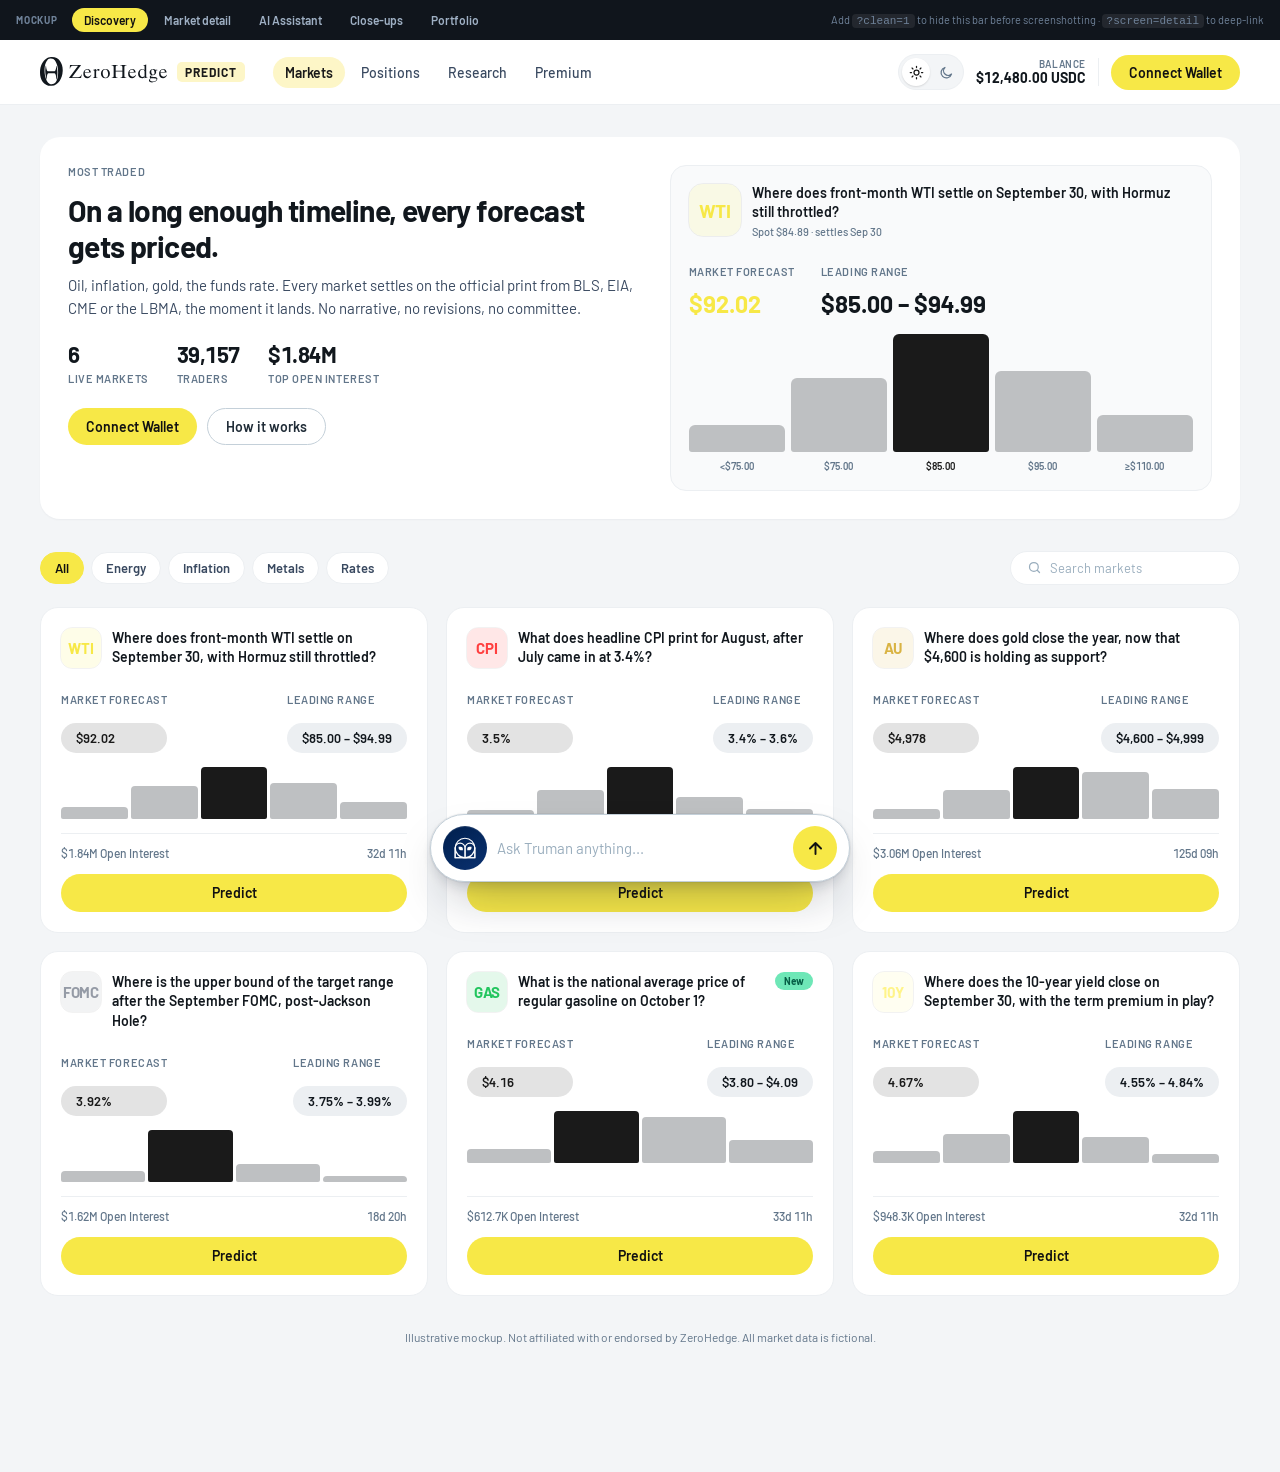
<file: zerohedge.html>
<!doctype html>
<html lang="en">
<head>
<meta charset="utf-8" />
<meta name="viewport" content="width=device-width, initial-scale=1" />
<title>ZeroHedge Predict · Mockup</title>
<link rel="preconnect" href="https://fonts.googleapis.com" />
<link rel="preconnect" href="https://fonts.gstatic.com" crossorigin />
<link id="brand-font" rel="stylesheet" href="https://fonts.googleapis.com/css2?family=Inter:wght@400;500;600;700&display=swap" />
<style>
/* ==========================================================================
   Design tokens. Colors are overwritten at runtime from CONFIG.brand.colors
   in the script below — edit the BRAND block, not these values.
   ========================================================================== */
:root {
  --brand:        #0407FF;
  --brand-dark:   #0305CC;
  --brand-light:  #5456FF;
  --brand-tint:   #F4F4FF;
  --brand-on:     #FFFFFF;
  /* Fill vs ink. --brand paints surfaces (buttons, active pills) and carries
     --brand-on as its label. --brand-ink is the same identity used as TEXT or
     a CHART LINE, where a light brand color (a yellow, a cyan) would be
     unreadable on a light page. Brands with a dark primary set both alike. */
  --brand-ink:    #0407FF;

  --n-900: #0B0E14;
  --n-800: #11171D;
  --n-700: #202C37;
  --n-600: #394960;
  --n-500: #62768A;
  --n-400: #99ADBD;
  --n-300: #C4D0D9;
  --n-250: #E5EBF5;
  --n-200: #ECEFF2;
  --n-150: #F3F5F7;
  --n-100: #F9FAFB;
  --n-0:   #FFFFFF;

  /* -700 is the TEXT shade (on its own -150 tint and on the page), -150 is the
     button/tag fill, -200 is the hover and order-book depth bar. Every pair
     here is measured; see the contrast checks in verify.js. */
  --ok-700: #065F46;
  --ok-500: #10B981;
  --ok-200: #6EE7B7;
  --ok-150: #A7F3D0;
  --ok-100: #E3FBF0;

  --no-700: #961616;
  --no-600: #DC2626;
  --no-500: #EF4444;
  --no-200: #FCA5A5;
  --no-150: #FDBDBD;

  --warn-500: #F59E0B;
  --warn-150: #FFF5CC;

  --radius:    12px;
  --radius-lg: 16px;
  --shadow-card: 0 1px 2px rgba(15,23,42,.04);
  --shadow-pop:  0 10px 30px rgba(15,23,42,.08);
  --shadow-lift: 0 12px 34px rgba(15,23,42,.12);

  --font: 'Inter', -apple-system, BlinkMacSystemFont, 'Segoe UI', Roboto, sans-serif;
  --page-max: 1240px;

  /* Chrome heights. The nav sticks below the mockup bar, so the offset is
     derived from these rather than restated as a magic number that drifts
     when a breakpoint changes one of them. */
  --mockbar-h: 40px;
  --nav-h: 64px;

  /* The assistant's avatar disc. Its own identity rather than the venue's,
     the way the real dock carries Truman's mark inside a partner's page.
     Overridden from CONFIG.brand.assistant.avatar. */
  --ai-from: #001F4D;
  --ai-to:   #0A3170;
  /* The dock's own surface, a step away from the cards on the page so it
     reads as floating over them rather than sitting among them. Light is
     already at the top of the ramp, so there the separation is carried by the
     backdrop instead. Both are set per theme in applyTheme. */
  --ai-surface: #FFFFFF;
  --ai-scrim: rgba(15, 23, 42, .18);
  --ai-lift: 0 0 0 1px rgba(15, 23, 42, .05), 0 6px 14px -4px rgba(15, 23, 42, .20), 0 24px 50px -18px rgba(15, 23, 42, .40);
}

* { box-sizing: border-box; }
html, body { margin: 0; padding: 0; }
body {
  font-family: var(--font);
  background: var(--n-150);
  color: var(--n-800);
  -webkit-font-smoothing: antialiased;
}
img { max-width: 100%; display: block; }
button { font-family: inherit; cursor: pointer; border: 0; background: none; color: inherit; }
a { color: inherit; text-decoration: none; }
.tnum { font-variant-numeric: tabular-nums; }

/* ---------- mockup chrome (hidden with ?clean=1) --------------------------- */
.mockbar {
  position: sticky; top: 0; z-index: 200;
  display: flex; align-items: center; gap: 14px;
  height: var(--mockbar-h); padding: 0 16px;
  background: #10151c; color: #d7dee8;
  font-size: 12px;
}
.mockbar__label { font-weight: 700; text-transform: uppercase; letter-spacing: .08em; color: #6f8299; font-size: 10px; }
.mockbar__tabs { display: flex; gap: 4px; min-width: 0; overflow-x: auto; scrollbar-width: none; }
.mockbar__tabs::-webkit-scrollbar { display: none; }
.mockbar__tab { flex: none; white-space: nowrap; color: #9fb0c4; padding: 5px 12px; border-radius: 999px; font-size: 12px; font-weight: 600; transition: background .15s, color .15s; }
.mockbar__tab:hover { background: rgba(255,255,255,.06); color: #fff; }
.mockbar__tab.is-active { background: var(--brand); color: var(--brand-on); }
.mockbar__hint { margin-left: auto; color: #6f8299; font-size: 11px; }
.mockbar__hint code { background: rgba(255,255,255,.08); padding: 1px 5px; border-radius: 4px; }
body.is-clean .mockbar { display: none; }

/* ---------- app shell ------------------------------------------------------ */
.wrap { max-width: var(--page-max); margin: 0 auto; padding: 0 20px; }

.nav { background: var(--n-0); border-bottom: 1px solid var(--n-200); position: sticky; top: 0; z-index: 110; }
body:not(.is-clean) .nav { top: var(--mockbar-h); }
.nav__inner { display: flex; align-items: center; gap: 28px; height: var(--nav-h); }
.brandmark { display: flex; align-items: center; gap: 9px; flex-shrink: 0; }
.brandmark__glyph {
  width: 30px; height: 30px; border-radius: 9px;
  display: grid; place-items: center;
  background: var(--brand); color: var(--brand-on);
  font-weight: 800; font-size: 13px; letter-spacing: -.02em; overflow: hidden;
}
.brandmark__glyph svg { width: 100%; height: 100%; display: block; }
.brandmark__lockup { height: 30px; display: flex; align-items: center; color: var(--n-800); }
.brandmark__lockup svg { height: 30px; width: auto; display: block; }
.brandmark__product { font-size: 12px; font-weight: 700; letter-spacing: .09em; text-transform: uppercase; color: var(--brand-ink); padding: 3px 8px; border-radius: 5px; background: var(--brand-tint); }
.brandmark__text { font-size: 16px; font-weight: 700; letter-spacing: -.015em; color: var(--n-800); }
.brandmark__text em { font-style: normal; color: var(--brand-ink); }
.nav__links { display: flex; gap: 4px; }
.nav__link { padding: 7px 12px; border-radius: 999px; font-size: 14px; font-weight: 500; color: var(--n-600); transition: background .15s, color .15s; }
.nav__link:hover { background: var(--n-150); color: var(--n-800); }
.nav__link.is-active { color: var(--brand-ink); background: var(--brand-tint); font-weight: 600; }
.nav__right { margin-left: auto; display: flex; align-items: center; gap: 12px; }
.nav__balance { display: flex; flex-direction: column; align-items: flex-end; line-height: 1.2; padding-right: 12px; border-right: 1px solid var(--n-200); }
.nav__balance b { font-size: 14px; font-weight: 700; color: var(--n-800); }
.themetoggle { display: flex; align-items: center; gap: 2px; background: var(--n-150); border: 1px solid var(--n-200); border-radius: 999px; padding: 3px; }
.themetoggle button { display: grid; place-items: center; width: 28px; height: 28px; border-radius: 999px; color: var(--n-500); transition: background .15s, color .15s; }
.themetoggle button:hover { color: var(--n-800); }
.themetoggle button.is-active { background: var(--n-0); color: var(--brand-ink); box-shadow: 0 1px 2px rgba(0,0,0,.12); }
.themetoggle svg { width: 15px; height: 15px; }
.nav__burger { display: none; place-items: center; width: 38px; height: 38px; border-radius: 10px; border: 1px solid var(--n-200); background: var(--n-0); color: var(--n-700); }
.nav__burger:hover { background: var(--n-150); color: var(--n-800); }
.nav__burger svg { width: 19px; height: 19px; }
.nav__burger .is-close { display: none; }
body.nav-open .nav__burger { background: var(--n-150); color: var(--n-800); }
body.nav-open .nav__burger .is-open { display: none; }
body.nav-open .nav__burger .is-close { display: block; }
.nav__balance span { font-size: 10px; font-weight: 600; text-transform: uppercase; letter-spacing: .06em; color: var(--n-500); }

/* ---------- buttons -------------------------------------------------------- */
.btn { display: inline-flex; align-items: center; justify-content: center; gap: 7px; border-radius: 999px; font-size: 14px; font-weight: 600; padding: 9px 18px; transition: background .15s, color .15s, transform .1s; }
.btn:active { transform: scale(.975); }
.btn--brand { background: var(--brand); color: var(--brand-on); }
.btn--brand:hover { background: var(--brand-dark); }
.btn--ghost { background: var(--n-200); color: var(--n-800); }
.btn--ghost:hover { background: var(--n-300); }
.btn--outline { border: 1px solid var(--n-300); color: var(--n-700); background: var(--n-0); }
.btn--outline:hover { background: var(--n-100); }
.btn--block { width: 100%; min-height: 48px; font-size: 15px; }
.btn--yes { background: var(--ok-150); color: var(--ok-700); }
.btn--yes:hover { background: var(--ok-200); }
.btn--no { background: var(--no-150); color: var(--no-700); }
.btn--no:hover { background: var(--no-200); }

/* ---------- primitives ----------------------------------------------------- */
.card { background: var(--n-0); border-radius: var(--radius-lg); box-shadow: var(--shadow-card); }
.eyebrow { font-size: 11px; font-weight: 600; text-transform: uppercase; letter-spacing: .05em; color: var(--n-500); }
.pill { display: inline-flex; align-items: center; border-radius: 999px; padding: 7px 15px; font-size: 13px; font-weight: 600; }
.pill--brand { background: color-mix(in srgb, var(--brand-ink) 12%, transparent); color: var(--brand-ink); }
.pill--neutral { background: var(--n-200); color: var(--n-800); }
.pill--muted { background: var(--n-200); color: var(--n-500); font-weight: 500; }
.badge { display: inline-flex; align-items: center; border-radius: 999px; padding: 3px 9px; font-size: 10px; font-weight: 700; }
.badge--new { background: var(--ok-200); color: var(--ok-700); }
.badge--soon { background: var(--n-200); color: var(--n-600); }
.badge--resolved { background: var(--n-200); color: var(--n-600); }
.delta--up { color: var(--ok-700); }
.delta--down { color: var(--no-700); }
.divider { height: 1px; background: var(--n-200); }

.logo-chip { width: 40px; height: 40px; border-radius: 11px; flex: none; display: grid; place-items: center; background: var(--n-200); color: var(--n-700); font-weight: 700; font-size: 15px; letter-spacing: -.02em; outline: 1px solid rgba(0,0,0,.05); }
.logo-chip--lg { width: 52px; height: 52px; border-radius: 14px; font-size: 19px; }
.logo-chip--sm { width: 32px; height: 32px; border-radius: 9px; font-size: 12px; }

/* ---------- discovery ------------------------------------------------------ */
.disco { padding: 32px 0 128px; }
.hero { display: grid; grid-template-columns: minmax(0, 1.05fr) minmax(0, 1fr); gap: 32px; padding: 28px; margin-bottom: 32px; border-radius: 20px; background: var(--n-0); box-shadow: var(--shadow-card); }
.hero__eyebrow { display: flex; align-items: center; gap: 8px; margin-bottom: 14px; }
.hero__title { font-size: 30px; line-height: 1.2; font-weight: 700; letter-spacing: -.02em; margin: 0 0 10px; color: var(--n-800); }
.hero__sub { font-size: 15px; line-height: 1.55; color: var(--n-600); margin: 0 0 20px; }
.hero__stats { display: flex; gap: 28px; margin-bottom: 22px; }
.hero__stat b { display: block; font-size: 22px; font-weight: 700; letter-spacing: -.02em; color: var(--n-800); }
.hero__stat span { font-size: 11px; font-weight: 600; text-transform: uppercase; letter-spacing: .05em; color: var(--n-500); }
.hero__cta { display: flex; gap: 10px; }
.hero__panel { background: var(--n-100); border: 1px solid var(--n-200); border-radius: var(--radius-lg); padding: 18px; display: flex; flex-direction: column; }
.hero__panelhead { display: flex; align-items: flex-start; gap: 11px; margin-bottom: 16px; }
.hero__panelhead p { margin: 0; font-size: 14px; font-weight: 600; line-height: 1.35; color: var(--n-800); }
.hero__panelhead small { display: block; margin-top: 3px; font-size: 11px; font-weight: 500; color: var(--n-500); }

.controls { display: flex; align-items: center; gap: 12px; margin-bottom: 22px; flex-wrap: wrap; }
.pills { display: flex; gap: 7px; flex-wrap: wrap; }
.pillbtn { padding: 7px 14px; border-radius: 999px; font-size: 13px; font-weight: 600; color: var(--n-600); background: var(--n-0); border: 1px solid var(--n-200); transition: all .15s; }
.pillbtn:hover { border-color: var(--n-300); color: var(--n-800); }
.pillbtn.is-active { background: var(--brand); border-color: var(--brand); color: var(--brand-on); }
.search { margin-left: auto; display: flex; align-items: center; gap: 8px; background: var(--n-0); border: 1px solid var(--n-200); border-radius: 999px; padding: 8px 16px; min-width: 230px; color: var(--n-400); font-size: 13px; }

.grid { display: grid; grid-template-columns: repeat(3, minmax(0, 1fr)); gap: 18px; }
.mcard { display: flex; flex-direction: column; gap: 14px; background: var(--n-0); border: 1px solid var(--n-200); border-radius: 18px; padding: 20px; transition: transform .2s, box-shadow .2s; }
.mcard:hover { transform: translateY(-2px); box-shadow: var(--shadow-lift); }
.mcard__head { display: flex; align-items: flex-start; gap: 11px; }
.mcard__q { flex: 1; min-width: 0; font-size: 14px; font-weight: 600; line-height: 1.4; color: var(--n-800); margin: 0; }
.mcard__row { display: flex; align-items: flex-start; justify-content: space-between; gap: 12px; }
.mcard__stat { display: flex; flex-direction: column; gap: 6px; }
.mcard__foot { margin-top: auto; display: flex; align-items: center; justify-content: space-between; gap: 8px; border-top: 1px solid var(--n-200); padding-top: 12px; font-size: 12px; font-weight: 500; color: var(--n-500); }

.dist { display: flex; align-items: flex-end; gap: 3px; height: 52px; }
.dist__bar { flex: 1; border-radius: 4px 4px 2px 2px; background: color-mix(in srgb, var(--brand-ink) 22%, var(--n-200)); min-height: 4px; position: relative; }
.dist__bar.is-lead { background: var(--brand-ink); }
.dist--lg { height: 118px; gap: 6px; }
.dist--lg .dist__bar { border-radius: 6px 6px 3px 3px; }
.distlabels { display: flex; gap: 6px; margin-top: 8px; }
.distlabels span { flex: 1; text-align: center; font-size: 10px; font-weight: 600; color: var(--n-500); font-variant-numeric: tabular-nums; }
.distlabels span.is-lead { color: var(--brand-ink); }

/* ---------- market detail -------------------------------------------------- */
.detail { padding: 28px 0 128px; }
.detail__cols { display: grid; grid-template-columns: minmax(0,1fr) 372px; gap: 28px; align-items: start; }
.mhead { display: flex; align-items: flex-start; gap: 16px; margin-bottom: 22px; }
.mhead__title { margin: 0 0 5px; font-size: 24px; font-weight: 700; letter-spacing: -.02em; color: var(--n-800); }
.mhead__q { margin: 0; font-size: 15px; line-height: 1.5; color: var(--n-600); max-width: 62ch; }
.mhead__meta { display: flex; align-items: center; gap: 8px; margin-top: 12px; flex-wrap: wrap; }
.chip { display: inline-flex; align-items: center; gap: 6px; border-radius: 999px; border: 1px solid var(--n-200); background: var(--n-0); padding: 5px 12px; font-size: 12px; font-weight: 600; color: var(--n-600); }
.chip.is-active { border-color: var(--brand-ink); color: var(--brand-ink); background: var(--brand-tint); }

.chartcard { padding: 20px; margin-bottom: 26px; }
.chartcard__top { display: flex; align-items: flex-start; justify-content: space-between; gap: 20px; margin-bottom: 6px; }
.metrics { display: flex; gap: 26px; }
.metric b { display: block; font-size: 18px; font-weight: 700; letter-spacing: -.01em; color: var(--n-800); }
.metric span { font-size: 11px; font-weight: 600; text-transform: uppercase; letter-spacing: .05em; color: var(--n-500); }
.ranges { display: flex; gap: 2px; background: var(--n-200); border-radius: 999px; padding: 3px; }
.ranges button { padding: 5px 12px; border-radius: 999px; font-size: 12px; font-weight: 600; color: var(--n-600); }
.ranges button.is-active { background: var(--n-0); color: var(--n-800); box-shadow: 0 1px 2px rgba(0,0,0,.08); }
.chartwrap { position: relative; margin: 14px 0 6px; }
.legend { display: flex; flex-wrap: wrap; gap: 14px; padding-top: 12px; border-top: 1px solid var(--n-200); }
.legend__item { display: flex; align-items: center; gap: 7px; font-size: 12px; font-weight: 500; color: var(--n-600); }
.legend__dot { width: 9px; height: 9px; border-radius: 3px; flex: none; }
.legend__val { font-weight: 700; color: var(--n-800); font-variant-numeric: tabular-nums; }

.sechead { display: flex; align-items: center; justify-content: space-between; margin-bottom: 12px; }
.sechead h2 { margin: 0; font-size: 15px; font-weight: 600; color: var(--n-800); }
.sechead span { font-size: 13px; font-weight: 600; color: var(--n-500); }

.ocard { background: var(--n-0); border-radius: var(--radius); padding: 14px 16px; margin-bottom: 10px; transition: background .2s; }
.ocard:hover { background: var(--n-100); }
.ocard.is-open { background: var(--n-100); box-shadow: var(--shadow-pop); }
.ocard__main { display: flex; align-items: center; gap: 16px; }
.ocard__label { width: 31%; flex: none; font-size: 16px; font-weight: 600; color: var(--n-800); }
.ocard__chance { flex: 1; display: flex; align-items: center; justify-content: center; gap: 8px; }
.ocard__chance b { font-size: 18px; font-weight: 700; color: var(--n-800); font-variant-numeric: tabular-nums; }
.ocard__chance small { font-size: 12px; font-weight: 600; }
.ocard__btns { width: 31%; flex: none; display: flex; gap: 8px; }
.ocard__btns .btn { flex: 1; min-height: 40px; }
.ocard__book { padding-top: 16px; }
.ocard__booktop { display: flex; align-items: center; justify-content: space-between; padding-bottom: 12px; margin-bottom: 14px; border-bottom: 1px solid var(--n-300); }
.ocard__booktop b { font-size: 14px; font-weight: 600; color: var(--n-800); }
.sidetoggle { display: flex; gap: 2px; background: var(--n-200); border-radius: 999px; padding: 4px; }
.sidetoggle button { padding: 4px 14px; border-radius: 999px; font-size: 12px; font-weight: 600; color: var(--n-600); }
.sidetoggle button.is-yes { background: var(--n-0); color: var(--ok-700); box-shadow: 0 1px 2px rgba(0,0,0,.07); }
.sidetoggle button.is-no { background: var(--n-0); color: var(--no-700); box-shadow: 0 1px 2px rgba(0,0,0,.07); }

/* ---------- order book ----------------------------------------------------- */
.book__head { display: flex; font-size: 11px; font-weight: 500; color: var(--n-500); padding-left: 52px; margin-bottom: 6px; }
.book__head div { flex: 1; }
.book__side { display: flex; align-items: stretch; }
.book__tag { width: 40px; flex: none; display: grid; place-items: center; font-size: 11px; font-weight: 700; }
.book__tag--ask { background: var(--no-200); color: var(--no-700); border-radius: 8px 8px 0 0; }
.book__tag--bid { background: var(--ok-150); color: var(--ok-700); border-radius: 0 0 8px 8px; }
.book__rows { margin-left: 12px; flex: 1; min-width: 0; }
.book__row { position: relative; display: flex; align-items: center; gap: 12px; min-height: 34px; font-size: 13px; font-variant-numeric: tabular-nums; }
.book__cell { flex: 1; position: relative; z-index: 1; padding-left: 8px; color: var(--n-600); }
.book__cell--price { font-weight: 600; }
.book__cell--ask { color: var(--no-700); }
.book__cell--bid { color: var(--ok-700); }
.book__bar { position: absolute; inset: 2px auto 2px 0; border-radius: 4px; z-index: 0; }
.book__bar--ask { background: var(--no-200); }
.book__bar--bid { background: var(--ok-200); }
.book__spread { display: flex; align-items: center; justify-content: space-between; margin: 8px 0 8px 52px; padding: 6px 10px; border-radius: 8px; background: var(--n-150); font-size: 11px; font-weight: 600; color: var(--n-500); font-variant-numeric: tabular-nums; }

/* ---------- trade panel ---------------------------------------------------- */
.trade { padding: 18px; position: sticky; top: 92px; }
.trade__head { display: flex; align-items: center; gap: 13px; margin-bottom: 16px; }
.trade__head h3 { margin: 0; font-size: 20px; font-weight: 700; letter-spacing: -.01em; color: var(--n-800); }
.trade__head small { display: block; margin-top: 2px; font-size: 13px; font-weight: 600; }
.trade__modes { display: flex; align-items: center; justify-content: space-between; margin-bottom: 16px; }
.segment { display: flex; background: var(--n-200); border-radius: 999px; padding: 4px; }
.segment button { padding: 7px 18px; border-radius: 999px; font-size: 13px; font-weight: 500; color: var(--n-600); }
.segment button.is-active { background: var(--n-0); color: var(--n-800); font-weight: 700; box-shadow: 0 1px 2px rgba(0,0,0,.07); }
.ordertype { display: flex; align-items: center; gap: 5px; font-size: 13px; color: var(--n-600); }
.sides { display: grid; grid-template-columns: minmax(0, 1fr) minmax(0, 1fr); gap: 9px; margin-bottom: 18px; }
.side { border-radius: var(--radius); padding: 12px; text-align: center; border: 1.5px solid transparent; background: var(--n-150); transition: all .15s; }
.side b { display: block; font-size: 15px; font-weight: 700; margin-bottom: 2px; }
.side span { font-size: 12px; font-weight: 600; color: var(--n-500); font-variant-numeric: tabular-nums; }
.side--yes.is-active { background: var(--ok-150); border-color: var(--ok-500); }
.side--yes.is-active b { color: var(--ok-700); }
.side--no.is-active { background: var(--no-150); border-color: var(--no-500); }
.side--no.is-active b { color: var(--no-700); }
.field { margin-bottom: 14px; }
.field__label { display: flex; align-items: center; justify-content: space-between; margin-bottom: 7px; font-size: 12px; font-weight: 600; color: var(--n-500); }
.field__label b { color: var(--n-700); font-weight: 600; font-variant-numeric: tabular-nums; }
.input { display: flex; align-items: center; gap: 8px; border: 1px solid var(--n-250); background: var(--n-0); border-radius: var(--radius); padding: 12px 14px; }
.input span { font-size: 20px; font-weight: 600; color: var(--n-400); }
.input b { flex: 1; font-size: 22px; font-weight: 700; color: var(--n-800); font-variant-numeric: tabular-nums; }
.input em { font-style: normal; font-size: 12px; font-weight: 600; color: var(--n-500); }
.stepper { display: flex; gap: 6px; }
.stepper button { border: 1px solid var(--n-250); border-radius: 8px; padding: 5px 10px; font-size: 12px; font-weight: 600; color: var(--n-600); background: var(--n-0); }
.stepper button:hover { border-color: var(--n-300); color: var(--n-800); }
.quickamts { display: flex; gap: 6px; margin-bottom: 16px; }
.quickamts button { flex: 1; border-radius: 8px; background: var(--n-150); padding: 7px 0; font-size: 12px; font-weight: 600; color: var(--n-600); }
.quickamts button:hover { background: var(--n-200); color: var(--n-800); }
.summary { border-top: 1px solid var(--n-200); padding-top: 13px; margin-bottom: 15px; display: flex; flex-direction: column; gap: 9px; }
.summary__row { display: flex; align-items: center; justify-content: space-between; font-size: 13px; color: var(--n-600); }
.summary__row b { font-weight: 700; color: var(--n-800); font-variant-numeric: tabular-nums; }
.summary__row.is-payout b { color: var(--ok-700); font-size: 15px; }
.trade__note { margin: 11px 0 0; text-align: center; font-size: 11px; line-height: 1.5; color: var(--n-500); }
.trade__note a { color: var(--n-700); font-weight: 600; }

/* ---------- rules / activity ---------------------------------------------- */
.acc { padding: 4px 18px; margin-top: 26px; }
.acc__item { border-bottom: 1px solid var(--n-200); }
.acc__item:last-child { border-bottom: 0; }
.acc__q { display: flex; align-items: center; justify-content: space-between; width: 100%; padding: 16px 0; font-size: 14px; font-weight: 600; color: var(--n-800); text-align: left; }
.acc__a { padding: 0 0 18px; font-size: 13px; line-height: 1.65; color: var(--n-600); max-width: 72ch; }
.acc__a code { background: var(--n-150); border-radius: 5px; padding: 1px 6px; font-size: 12px; }

.oracle { display: flex; align-items: center; gap: 14px; padding: 16px 18px; margin-top: 18px; border: 1px solid var(--n-200); background: var(--n-0); border-radius: var(--radius-lg); }
.oracle__body { flex: 1; }
.oracle__body b { display: block; font-size: 13px; font-weight: 600; color: var(--n-800); }
.oracle__body span { font-size: 12px; color: var(--n-500); }

.act { margin-top: 26px; padding: 6px 18px 14px; }
.act__row { display: flex; align-items: center; gap: 12px; padding: 12px 0; border-bottom: 1px solid var(--n-200); font-size: 13px; }
.act__row:last-child { border-bottom: 0; }
.act__tag { flex: none; border-radius: 999px; padding: 3px 9px; font-size: 10px; font-weight: 700; }
.act__tag--buyyes { background: var(--ok-150); color: var(--ok-700); }
.act__tag--buyno { background: var(--no-150); color: var(--no-700); }
.act__tag--sellyes { background: var(--n-200); color: var(--n-600); }
.act__outcome { flex: 1; min-width: 0; font-weight: 600; color: var(--n-800); }
.act__actor { color: var(--n-500); font-variant-numeric: tabular-nums; width: 96px; flex: none; }
.act__amt { width: 84px; flex: none; text-align: right; font-weight: 700; color: var(--n-800); font-variant-numeric: tabular-nums; }
.act__px { width: 52px; flex: none; text-align: right; color: var(--n-600); font-variant-numeric: tabular-nums; }
.act__time { width: 84px; flex: none; text-align: right; color: var(--n-400); font-variant-numeric: tabular-nums; }

/* ---------- close-ups ------------------------------------------------------ */
.closeups { padding: 34px 0 70px; background: var(--n-200); min-height: 100vh; }
.closeups__grid { display: grid; grid-template-columns: repeat(2, minmax(0, 1fr)); gap: 28px; }
.shot { display: flex; flex-direction: column; gap: 11px; min-width: 0; }
.shot__cap { display: flex; align-items: baseline; gap: 9px; }
.shot__cap b { font-size: 13px; font-weight: 700; color: var(--n-800); }
.shot__cap span { font-size: 12px; color: var(--n-500); }
.shot__frame { min-width: 0; background: var(--n-0); border-radius: var(--radius-lg); padding: 18px; box-shadow: var(--shadow-lift); }
.shot__frame--muted { background: var(--n-150); }
.shot__frame .trade { position: static; padding: 0; box-shadow: none; }

/* ---------- portfolio ------------------------------------------------------ */
.pf { padding: 30px 0 128px; }
.pf__top { display: grid; grid-template-columns: minmax(0, 1.35fr) minmax(0, 1fr); gap: 20px; margin-bottom: 26px; }
.pf__hero { padding: 24px; display: flex; flex-direction: column; }
.pf__value { font-size: 38px; font-weight: 700; letter-spacing: -.03em; color: var(--n-800); font-variant-numeric: tabular-nums; margin: 6px 0 4px; }
.pf__delta { font-size: 14px; font-weight: 600; font-variant-numeric: tabular-nums; }
.pf__split { display: flex; gap: 30px; margin-top: 22px; padding-top: 18px; border-top: 1px solid var(--n-200); }
.pf__split b { display: block; font-size: 17px; font-weight: 700; color: var(--n-800); font-variant-numeric: tabular-nums; }
.pf__split span { font-size: 11px; font-weight: 600; text-transform: uppercase; letter-spacing: .05em; color: var(--n-500); }
.pf__chart { padding: 20px 22px; display: flex; flex-direction: column; }
.tabs { display: flex; gap: 4px; margin-bottom: 16px; border-bottom: 1px solid var(--n-200); }
.tabs button { padding: 11px 16px; font-size: 14px; font-weight: 600; color: var(--n-500); border-bottom: 2px solid transparent; margin-bottom: -1px; }
.tabs button.is-active { color: var(--brand-ink); border-bottom-color: var(--brand-ink); }
.tablewrap { overflow-x: auto; -webkit-overflow-scrolling: touch; }
.table { width: 100%; border-collapse: collapse; font-size: 13px; }
.table th { text-align: left; padding: 0 14px 11px; font-size: 11px; font-weight: 600; text-transform: uppercase; letter-spacing: .05em; color: var(--n-500); }
.table th.num, .table td.num { text-align: right; font-variant-numeric: tabular-nums; }
.table td { padding: 13px 14px; border-top: 1px solid var(--n-200); color: var(--n-700); }
.table tbody tr:hover { background: var(--n-100); }
.table .pos { display: flex; align-items: center; gap: 11px; }
.table .pos b { display: block; font-size: 13px; font-weight: 600; color: var(--n-800); }
.table .pos span { font-size: 11px; color: var(--n-500); }
.table .strong { font-weight: 700; color: var(--n-800); }

/* ---------- AI assistant dock ---------------------------------------------- */
/* Mirrors the shipped Truman dock: a pill fixed to the bottom centre of every
   app screen, which grows a suggestion row and an answer card above it once a
   preset prompt is chosen. */

.dock {
  position: fixed; left: 50%; bottom: 18px; z-index: 120;
  width: min(420px, calc(100vw - 32px));
  transform: translateX(-50%);
  display: flex; flex-direction: column; gap: 10px;
}
.dock--open { width: min(760px, calc(100vw - 32px)); }

/* With the dock open, the page behind it is pushed back so the answer card
   reads as a layer over the app rather than one more card on it. Sits under
   the dock, and under the nav and the mockup bar so the venue's own brand
   stays crisp in the screenshot. */
.dockscrim {
  position: fixed; inset: 0; z-index: 100;
  background: var(--ai-scrim);
  -webkit-backdrop-filter: blur(3px);
  backdrop-filter: blur(3px);
}
/* Static copy for the close-ups gallery, where it is a specimen not a dock. */
.dock--inline { position: static; transform: none; width: 100%; }

.composer {
  display: flex; align-items: center; gap: 10px;
  height: 68px; padding: 12px;
  border: 1px solid var(--n-300); border-radius: 999px; background: var(--ai-surface);
  box-shadow: var(--ai-lift);
}
.composer__avatar {
  width: 44px; height: 44px; border-radius: 999px; flex: none;
  display: grid; place-items: center; color: #FFFFFF;
  background: linear-gradient(145deg, var(--ai-from), var(--ai-to));
  box-shadow: inset 0 1px 0 rgba(255,255,255,.12);
}
.composer__avatar svg { width: 24px; height: 24px; }
.composer__avatar--sm { width: 36px; height: 36px; }
.composer__avatar--sm svg { width: 20px; height: 20px; }
.composer__input { flex: 1; min-width: 0; font-size: 15px; color: var(--n-400); }
.composer__send {
  width: 44px; height: 44px; border-radius: 999px; flex: none;
  display: grid; place-items: center;
  background: var(--brand); color: var(--brand-on);
}
.composer__send svg { width: 19px; height: 19px; }

.chips { display: flex; gap: 6px; padding: 2px 4px; overflow-x: auto; scrollbar-width: none; }
.chips::-webkit-scrollbar { display: none; }
.chip-ai {
  flex: none; display: inline-flex; align-items: center; gap: 6px;
  height: 32px; padding: 0 12px; white-space: nowrap;
  border: 1px solid var(--n-300); border-radius: 999px; background: var(--ai-surface);
  font-size: 12px; font-weight: 500; color: var(--n-700);
  box-shadow: 0 2px 6px -3px rgba(15,23,42,.24);
}
.chip-ai svg { width: 13px; height: 13px; color: var(--n-400); }
.chip-ai.is-active { border-color: var(--brand-ink); color: var(--brand-ink); background: var(--brand-tint); }
.chip-ai.is-active svg { color: var(--brand-ink); }

.airesp {
  display: flex; flex-direction: column; overflow: hidden;
  border: 1px solid var(--n-300); border-radius: 28px; background: var(--ai-surface);
  box-shadow: var(--ai-lift);
}
.airesp__head { display: flex; align-items: center; gap: 12px; padding: 13px 18px; border-bottom: 1px solid var(--n-200); }
.airesp__who { min-width: 0; flex: 1; }
.airesp__who b { display: block; font-size: 13px; font-weight: 600; color: var(--n-800); }
.airesp__who span { display: block; margin-top: 2px; font-size: 12px; color: var(--n-500); white-space: nowrap; overflow: hidden; text-overflow: ellipsis; }
.airesp__acts { flex: none; display: flex; gap: 2px; }
.airesp__act { width: 32px; height: 32px; border-radius: 999px; display: grid; place-items: center; color: var(--n-500); }
.airesp__act svg { width: 15px; height: 15px; }
.airesp__body {
  display: flex; flex-direction: column; gap: 14px;
  padding: 16px 18px;
  max-height: calc(100vh - 260px); overflow-y: auto;
}
.airesp__intro { margin: 0; font-size: 13px; line-height: 1.6; color: var(--n-700); }
.airesp__foot { display: flex; align-items: center; justify-content: center; gap: 6px; min-height: 38px; border-top: 1px solid var(--n-200); font-size: 12px; font-weight: 600; color: var(--n-600); }
.airesp__foot svg { width: 13px; height: 13px; }

.aistats { display: grid; grid-template-columns: repeat(3, minmax(0, 1fr)); gap: 10px; }
.aistat { border: 1px solid var(--n-200); background: var(--n-150); border-radius: 12px; padding: 12px; }
.aistat span { font-size: 11px; font-weight: 500; color: var(--n-500); }
.aistat b { display: block; margin-top: 4px; font-size: 15px; font-weight: 600; color: var(--n-800); font-variant-numeric: tabular-nums; }
.aistat small { display: block; margin-top: 3px; font-size: 11px; color: var(--n-500); }

.aibullets { margin: 0; padding: 0; list-style: none; display: flex; flex-direction: column; gap: 9px; }
.aibullets li { position: relative; padding-left: 17px; font-size: 13px; line-height: 1.55; color: var(--n-700); }
.aibullets li::before { content: ''; position: absolute; left: 2px; top: 8px; width: 5px; height: 5px; border-radius: 999px; background: var(--brand-ink); }

.aisources { display: flex; flex-wrap: wrap; gap: 6px; padding-top: 13px; border-top: 1px solid var(--n-200); }
.aisource { display: inline-flex; align-items: center; gap: 6px; border-radius: 999px; background: var(--n-150); padding: 4px 10px; font-size: 11px; color: var(--n-600); }
.aisource b { font-weight: 700; color: var(--n-700); font-variant-numeric: tabular-nums; }

/* ---------- responsive ----------------------------------------------------- */
/* Four steps: 1080 collapses the two-column screens, 880 folds the nav into a
   drawer behind a hamburger, 720 is the phone layout, and 480 trims the brand
   lockup so the top row still fits on the narrowest common handset. */

@media (max-width: 1080px) {
  .hero, .detail__cols, .pf__top, .closeups__grid { grid-template-columns: minmax(0, 1fr); }
  .grid { grid-template-columns: repeat(2, minmax(0, 1fr)); }
  .trade { position: static; }
}

@media (max-width: 880px) {
  /* The links, balance and CTA drop below the bar; the theme toggle and the
     hamburger stay on it. display:contents lifts the children of .nav__right
     into .nav__inner so they can be ordered against .nav__links without
     duplicating any markup into a second drawer element. */
  .nav__inner { flex-wrap: wrap; height: auto; min-height: var(--nav-h); gap: 12px; padding: 10px 0; }
  .nav__right { display: contents; }
  .themetoggle { order: 2; margin-left: auto; }
  .nav__burger { order: 3; display: grid; }

  .nav__links,
  .nav__balance,
  .nav__right > .btn--brand { display: none; flex-basis: 100%; }

  body.nav-open .nav__links {
    display: flex; order: 4; flex-direction: column; gap: 2px;
    padding-top: 10px; border-top: 1px solid var(--n-200);
  }
  body.nav-open .nav__link { padding: 12px 14px; border-radius: 10px; font-size: 15px; }
  body.nav-open .nav__balance {
    display: flex; order: 5; flex-direction: row; align-items: center;
    justify-content: space-between; padding: 0 4px 2px; border-right: 0;
  }
  body.nav-open .nav__right > .btn--brand {
    display: inline-flex; order: 6; min-height: 46px; margin-bottom: 6px;
  }
}

@media (max-width: 720px) {
  .wrap { padding: 0 14px; }
  .mockbar { gap: 10px; padding: 0 12px; }
  .mockbar__label, .mockbar__hint { display: none; }
  .grid { grid-template-columns: minmax(0, 1fr); }

  /* discovery */
  .disco { padding: 22px 0 44px; }
  .hero { padding: 18px; gap: 22px; margin-bottom: 24px; }
  .hero__title { font-size: 23px; }
  .hero__sub { font-size: 14px; margin-bottom: 16px; }
  .hero__stats { flex-wrap: wrap; gap: 16px 26px; }
  .hero__cta { flex-wrap: wrap; }
  .hero__cta .btn { flex: 1 1 auto; }
  .controls { gap: 10px; }
  .search { margin-left: 0; width: 100%; min-width: 0; }
  .mcard { padding: 16px; }

  /* market detail */
  .detail { padding: 20px 0 44px; }
  .mhead { gap: 12px; margin-bottom: 18px; }
  .mhead__title { font-size: 20px; }
  .mhead__q { font-size: 14px; }
  .chartcard { padding: 16px; }
  .chartcard__top { flex-wrap: wrap; gap: 12px; }
  .metrics { flex-wrap: wrap; gap: 12px 22px; }
  .metric b { font-size: 16px; }
  .ranges { margin-left: auto; }

  /* label and odds share a line, the Yes/No pair gets its own */
  .ocard { padding: 12px 13px; }
  .ocard__main { flex-wrap: wrap; gap: 10px 12px; }
  .ocard__label { width: auto; flex: 1 1 auto; min-width: 0; font-size: 15px; }
  .ocard__chance { flex: 0 0 auto; justify-content: flex-end; }
  .ocard__btns { width: 100%; }

  .book__head { padding-left: 46px; }
  .book__row { gap: 6px; font-size: 12px; }
  .book__tag { width: 34px; }
  .book__spread { margin-left: 46px; }

  .oracle { flex-wrap: wrap; }
  .oracle .btn { width: 100%; }

  /* the activity row splits in two: what traded on the first line, the numbers
     on the second. .act__outcome grows and the actor claims a wide basis, so
     the break lands in the same place whatever the outcome label is. */
  .act__row { flex-wrap: wrap; gap: 4px 10px; padding: 10px 0; }
  .act__outcome { flex: 1 1 auto; }
  .act__actor { width: auto; flex: 1 1 46%; text-align: left; font-size: 12px; }
  .act__amt, .act__px { width: auto; }
  .act__time { width: auto; margin-left: auto; }

  /* portfolio */
  .pf { padding: 22px 0 44px; }
  .pf__value { font-size: 30px; }
  .pf__hero, .pf__chart { padding: 18px; }
  .pf__split { flex-wrap: wrap; gap: 14px 26px; margin-top: 18px; }
  .tabs { overflow-x: auto; scrollbar-width: none; }
  .tabs::-webkit-scrollbar { display: none; }
  .tabs button { flex: none; padding: 11px 12px; font-size: 13px; }

  /* Seven columns will not compress into a phone. Scrolling them sideways
     screenshots as a clipped table, so the secondary ones drop instead and
     what a holder actually reads stays: what it is and what it is worth. The
     Yes/No side is carried by the outcome label on every other screen.
     .tablewrap still catches anything that overruns. */
  .table th, .table td { padding: 12px 7px; }
  .table td.num, .table th.num { font-size: 12px; }
  .table--positions th:first-child, .table--positions td:first-child,
  .table--orders th:first-child, .table--orders td:first-child { width: 50%; }
  .table--positions th:nth-child(2), .table--positions td:nth-child(2),
  .table--positions th:nth-child(3), .table--positions td:nth-child(3),
  .table--positions th:nth-child(4), .table--positions td:nth-child(4),
  .table--positions th:nth-child(5), .table--positions td:nth-child(5),
  .table--orders th:nth-child(2), .table--orders td:nth-child(2),
  .table--orders th:nth-child(3), .table--orders td:nth-child(3),
  .table--orders th:nth-child(5), .table--orders td:nth-child(5),
  .table--orders th:nth-child(7), .table--orders td:nth-child(7) { display: none; }

  /* assistant dock */
  .disco, .detail, .pf { padding-bottom: 112px; }
  .dock { bottom: 12px; }
  .composer { height: 56px; padding: 8px; gap: 8px; }
  .composer__avatar, .composer__send { width: 40px; height: 40px; }
  .composer__input { font-size: 14px; }
  .airesp__head { padding: 12px 14px; }
  .airesp__body { padding: 14px; max-height: calc(100vh - 220px); }
  .aistats { grid-template-columns: minmax(0, 1fr); }

  /* close-ups */
  .closeups { padding: 24px 0 48px; }
  .closeups__grid { gap: 20px; }
  .shot__frame { padding: 14px; }
  .trade { padding: 16px; }
}

@media (max-width: 480px) {
  .brandmark { gap: 7px; min-width: 0; }
  .brandmark__lockup, .brandmark__lockup svg { height: 24px; }
  .brandmark__glyph { width: 27px; height: 27px; }
  .brandmark__product { font-size: 10px; padding: 3px 6px; }
  .brandmark__text { font-size: 15px; }
  .nav__inner { gap: 10px; }
}
</style>
</head>
<body>

<div class="mockbar">
  <span class="mockbar__label">Mockup</span>
  <div class="mockbar__tabs" id="mockTabs"></div>
  <span class="mockbar__hint">Add <code>?clean=1</code> to hide this bar before screenshotting · <code>?screen=detail</code> to deep-link</span>
</div>

<div id="app"></div>

<script>
/* ==========================================================================
 * ██  EDIT HERE  ██  Everything that changes per Sovereign Venue lives in
 * this one CONFIG block: the identity (name, logo, colors, font) AND the
 * content (market questions, units, numbers). Nothing below this block needs
 * touching to produce a new branded set of screenshots.
 * ========================================================================== */

var CONFIG = {

  /* ---------------------------------------------------------------- brand */
  brand: {
    name: 'ZeroHedge',
    product: 'Predict',
    markSvg: null,
    markText: 'ZH',
    // ZeroHedge's own lockup, taken from /images/logo/logo-mobile.svg and
    // recolored to currentColor so it inherits the nav text color.
    lockupSvg: '<svg viewBox="0 0 170 40" fill="currentColor" xmlns="http://www.w3.org/2000/svg"><path d="M38.85,28 L54.75,28 L55.65,23.25 L55.15,23.25 C54.4,25.775 53.4,26.95 50.7,26.95 L42.7,26.95 L54.6,11.1 L54.6,10.75 L39.975,10.75 L39.625,15.275 L40.125,15.275 C40.475,12.1 42.35,11.8 45.15,11.8 L50.725,11.8 L38.775,27.65 L38.85,28 Z M59.7394,20.025 C59.7644,18.45 61.0894,16.75 62.7394,16.75 C64.7894,16.75 65.4394,18.2 65.4394,20.025 L59.7394,20.025 Z M67.8394,20.775 C67.8144,18.075 66.0394,16 63.3144,16 C59.6644,16 57.7894,19.25 57.7894,22.575 C57.7894,25.825 59.7644,28.25 63.1394,28.25 C65.6394,28.25 67.4894,26.075 68.4644,24 L68.0394,23.725 C67.1894,25.025 65.8894,26.35 63.7144,26.35 C60.9894,26.35 59.6894,23.9 59.6894,21.1 L59.6894,20.775 L67.8394,20.775 Z M70.6539,28 L76.9539,28 L76.9539,27.5 C75.1039,27.5 74.8289,27.225 74.8289,25.25 L74.8289,19.425 C74.8289,19.3 75.8039,17.7 76.7039,17.7 C77.0039,17.7 77.1789,17.875 77.3789,18.05 C77.5789,18.225 77.8289,18.4 78.2289,18.4 C78.8539,18.4 79.4289,17.925 79.4289,17.275 C79.4289,16.45 78.7039,16 77.9539,16 C76.7289,16 75.5539,17.425 74.8289,18.225 L74.8289,16 L74.7039,16 C73.4289,16.45 72.0289,16.85 70.6539,17.2 L70.6539,17.7 C72.4039,17.7 72.6289,17.925 72.6289,19.725 L72.6289,25.2 C72.6289,27.05 72.5539,27.4 70.6539,27.5 L70.6539,28 Z M83.6184,21.3 C83.6184,19.075 84.4684,16.75 87.0184,16.75 C90.0434,16.75 90.8184,20.475 90.8184,23.15 C90.8184,25 89.8934,27.5 87.6684,27.5 C84.6184,27.5 83.6184,23.725 83.6184,21.3 Z M93.2184,22.175 C93.2184,18.4 91.0184,16 87.1934,16 C83.7934,16 81.2184,18.8 81.2184,22.175 C81.2184,25.625 83.6934,28.25 87.1934,28.25 C90.5934,28.25 93.2184,25.575 93.2184,22.175 Z M95.5078,28 L103.6078,28 L103.6078,27.5 C101.6078,27.5 100.9078,27.1 100.9078,25.05 L100.9078,19.425 L109.8328,19.425 L109.8328,25.05 C109.8328,27.1 109.1328,27.5 107.1328,27.5 L107.1328,28 L115.2328,28 L115.2328,27.5 C113.2328,27.5 112.5328,27.1 112.5328,25.05 L112.5328,13.7 C112.5328,11.65 113.2328,11.25 115.2328,11.25 L115.2328,10.75 L107.1328,10.75 L107.1328,11.25 C109.1328,11.25 109.8328,11.65 109.8328,13.7 L109.8328,18.375 L100.9078,18.375 L100.9078,13.7 C100.9078,11.65 101.6078,11.25 103.6078,11.25 L103.6078,10.75 L95.5078,10.75 L95.5078,11.25 C97.5078,11.25 98.2078,11.65 98.2078,13.7 L98.2078,25.05 C98.2078,27.1 97.5078,27.5 95.5078,27.5 L95.5078,28 Z M119.4723,20.025 C119.4973,18.45 120.8223,16.75 122.4723,16.75 C124.5223,16.75 125.1723,18.2 125.1723,20.025 L119.4723,20.025 Z M127.5723,20.775 C127.5473,18.075 125.7723,16 123.0473,16 C119.3973,16 117.5223,19.25 117.5223,22.575 C117.5223,25.825 119.4973,28.25 122.8723,28.25 C125.3723,28.25 127.2223,26.075 128.1973,24 L127.7723,23.725 C126.9223,25.025 125.6223,26.35 123.4473,26.35 C120.7223,26.35 119.4223,23.9 119.4223,21.1 L119.4223,20.775 L127.5723,20.775 Z M133.0118,21.7 C133.0118,19.525 133.8868,16.75 136.4118,16.75 C137.7118,16.75 138.7118,17.35 139.2868,18.6 C139.4118,18.85 139.4118,19.575 139.4118,20.175 L139.4118,25.825 C139.4118,26.2 138.2618,26.7 136.8868,26.7 C134.1868,26.7 133.0118,24.025 133.0118,21.7 Z M139.4118,17.175 C138.4618,16.375 137.6618,16 136.4118,16 C133.2368,16 130.8118,19.05 130.8118,22.475 C130.8118,27.725 134.6118,28.25 135.8368,28.25 C137.1868,28.25 138.3868,27.875 139.4618,26.525 L139.5118,26.525 L139.5118,28.25 C140.6868,27.825 141.9118,27.475 143.1368,27.2 L143.1368,26.7 C141.7118,26.7 141.6118,26.35 141.6118,24.9 L141.6118,10.125 C140.4368,10.375 139.0368,10.925 137.7118,11.2 L137.7118,11.7 L137.9868,11.7 C138.6868,11.7 139.4118,11.85 139.4118,12.675 L139.4118,17.175 Z M146.7263,30.5 C146.7263,29.65 147.6263,28.525 147.9763,28.4 C154.8013,28.4 155.4013,28.75 155.3763,30 C155.3763,31.8 152.7013,32.6 151.3513,32.6 C149.9513,32.6 146.7263,32.525 146.7263,30.5 Z M150.2763,16.75 C152.1513,16.75 152.7263,19.6 152.7263,21.025 C152.7263,22.2 152.2763,23.725 150.8263,23.725 C148.9013,23.725 148.3513,20.875 148.3513,19.4 C148.3513,16.9 149.8013,16.75 150.2763,16.75 Z M156.3513,16.925 L153.3513,16.925 C153.1763,16.875 152.7013,16 150.5013,16 C148.2513,16 146.1513,18 146.1513,20.275 C146.1513,22.025 146.7513,23.125 148.2263,24.075 C147.5763,24.625 146.3263,25.825 146.3263,26.75 C146.3263,27.375 146.7013,27.95 147.2513,28.2 C146.5263,28.9 145.2763,30.25 145.2763,31.325 C145.2763,33.3 147.7513,33.85 149.3013,33.85 C152.1263,33.85 156.5013,32.475 156.5013,29.125 C156.5013,26.5 153.0263,26.775 151.2013,26.7 C148.6513,26.6 148.0763,26.4 148.0763,25.45 C148.0763,24.775 148.6263,24.4 148.9263,24.4 C149.0263,24.4 149.3263,24.475 150.3763,24.475 C153.0013,24.475 154.9263,22.75 154.9263,20.125 C154.9263,19.35 154.6513,18.6 154.3263,17.85 L156.3513,17.85 L156.3513,16.925 Z M160.7407,20.025 C160.7657,18.45 162.0907,16.75 163.7407,16.75 C165.7907,16.75 166.4407,18.2 166.4407,20.025 L160.7407,20.025 Z M168.8407,20.775 C168.8157,18.075 167.0407,16 164.3157,16 C160.6657,16 158.7907,19.25 158.7907,22.575 C158.7907,25.825 160.7657,28.25 164.1407,28.25 C166.6407,28.25 168.4907,26.075 169.4657,24 L169.0407,23.725 C168.1907,25.025 166.8907,26.35 164.7157,26.35 C161.9907,26.35 160.6907,23.9 160.6907,21.1 L160.6907,20.775 L168.8407,20.775 Z"/><path d="M21.7782,30.0901 C21.7724,28.9063 21.6463,21.6717 19.2116,21.5476 C18.9537,21.5354 15.3603,21.5342 14.8405,21.5342 C14.5003,21.5342 11.5107,21.5342 11.2914,21.5406 C8.8727,21.6239 9.0511,29.5078 9.0511,29.5078 C9.0511,29.5078 8.8180,29.4944 8.6246,29.5078 C8.5838,29.3168 7.4510,24.8651 7.1097,20.8675 C6.8397,17.7003 7.2674,14.2222 7.6536,11.5861 C7.7100,11.5872 7.9529,11.5948 8.0179,11.5971 C8.1998,14.5529 9.2825,18.7467 10.2921,18.8900 C10.7900,18.9581 11.2580,19.0035 11.6874,19.0216 C11.9119,19.0321 14.2989,19.0321 14.7858,19.0321 C15.1047,19.0321 19.1454,19.0309 19.4349,19.0117 C21.2572,18.8964 21.7166,11.9215 21.7166,11.9215 C21.7166,11.9215 21.9071,11.9226 22.0999,11.9203 C22.4412,13.5013 23.1832,17.0225 23.2586,20.6025 C23.3397,24.5186 22.5541,28.4434 22.1770,30.0901 L21.7782,30.0901 Z"/><path d="M20.3178,34.4159 C18.8333,35.9899 15.8673,37.0806 13.1482,35.8909 C9.7447,34.4037 7.9557,30.3147 6.9951,26.1110 C6.8500,25.4763 6.7240,24.8410 6.6134,24.2098 C5.9492,20.4050 5.8479,16.1337 6.4523,12.3574 C6.9835,9.0319 8.0628,6.0906 9.7850,4.1859 C10.6046,3.2804 11.8416,2.3446 13.5914,2.1321 C17.1860,1.6953 19.3825,3.6810 20.7610,5.8542 C21.8167,7.5173 22.6628,9.8017 23.2499,12.3790 C24.2215,16.6438 24.4748,21.7146 23.7725,26.1110 C23.2309,29.5082 22.1165,32.5065 20.3178,34.4159 M26.6609,5.2777 C24.2664,2.0022 20.0910,-0.3223 14.7345,0.0783 C12.1323,0.2733 10.0549,1.1608 8.3270,2.3242 C3.3602,5.6655 0.2612,11.8217 0.0160,19.7173 C-0.1647,25.5200 1.2057,29.9589 3.6952,33.1966 C6.1530,36.3929 10.2109,38.7687 15.6244,38.3931 C20.1952,38.0781 23.8197,35.2189 26.1538,31.8479 C28.5350,28.4100 30.0195,24.3198 30.2774,18.8188 C30.5352,13.3229 29.0807,8.5864 26.6609,5.2777"/></svg>',

    // Brand face is DINOT (commercial, not licensable as a webfont here).
    // Barlow is the closest freely available DIN-derived grotesque; DINOT is
    // listed first so a machine that has it installed renders the real thing.
    fontFamily: "'DINOT', 'Barlow', -apple-system, BlinkMacSystemFont, 'Segoe UI', sans-serif",
    fontUrl: 'https://fonts.googleapis.com/css2?family=Barlow:wght@400;500;600;700&display=swap',

    colors: {
      brand:      '#F7E847',   // the ZeroHedge yellow — a FILL, never text
      brandDark:  '#E4D42B',
      brandLight: '#FFF48A',
      yes:        '#10B981',
      no:         '#EF4444'
    },

    defaultTheme: 'light',

    themes: {
      // Their identity is black type with yellow highlight, so the ink is
      // near-black in light mode and the yellow stays on fills only.
      light: {
        brandInk:  '#1A1A1A',
        brandTint: '#FDF6C7',
        brandOn:   '#111111',
        vars: {}
      },
      dark: {
        brandInk:  '#F7E847',   // on black the yellow reads as text
        brandTint: '#2A2712',
        brandOn:   '#0D0E10',
        vars: {
          '--n-0':   '#17181C',
          '--n-100': '#1D1E23',
          '--n-150': '#0C0C0C',    // ZeroHedge's page black, exact
          '--n-200': '#282A30',
          '--n-250': '#303239',
          '--n-300': '#3C3F47',
          '--n-400': '#6C717C',
          '--n-500': '#959BA6',
          '--n-600': '#BCC2CB',
          '--n-700': '#DBDFE5',
          '--n-800': '#F4F5F7',
          '--n-900': '#FFFFFF',

          '--ok-700': '#4ADE80',
          '--ok-500': '#22C55E',
          '--ok-200': '#1B5533',
          '--ok-150': '#193F2B',
          '--ok-100': '#122B1E',

          '--no-700': '#FF9A9A',
          '--no-600': '#FF6B6D',
          '--no-500': '#FF3F3F',   // their red
          '--no-200': '#852B2D',
          '--no-150': '#602427',

          '--shadow-card': '0 0 0 1px #24262B',
          '--shadow-pop':  '0 0 0 1px #2E3037',
          '--shadow-lift': '0 14px 34px rgba(0,0,0,.55), 0 0 0 1px #2E3037'
        }
      }
    },

    tagline: 'On a long enough timeline, every forecast gets priced.',
    heroSub: 'Oil, inflation, gold, the funds rate. Every market settles on the official ' +
             'print from BLS, EIA, CME or the LBMA, the moment it lands. No narrative, ' +
             'no revisions, no committee.',
    heroEyebrow: 'Most traded',
    nav: ['Markets', 'Positions', 'Research', 'Premium'],
    ctaPrimary: 'Connect Wallet',
    ctaSecondary: 'How it works',
    collateralSymbol: '$',
    collateralLabel: 'USDC',
    feeToken: 'ZH',
    /* Truman is the same assistant in every venue, so its name and its avatar
     * do not change with the brand. Only the prompts below it do. */
    assistant: {
      name: 'Truman',
      placeholder: 'Ask Truman anything...',
      avatar: { from: '#001F4D', to: '#0A3170' }
    },

    oracleName: 'ZeroHedge Resolver',
    oracleDetail: 'Settled from the official print: BLS, EIA, CME, LBMA. Deterministic, no committee, no revisions.',
    footnote: 'Illustrative mockup. Not affiliated with or endorsed by ZeroHedge. All market data is fictional.'
  },

  /* -------------------------------------------------------------- markets
   * Levels are anchored to real August 2026 readings ZeroHedge is actively
   * covering: WTI $84.89 with Hormuz throughput at 4.9mb/d against 21.6mb/d
   * pre-conflict, July CPI 3.4% YoY, fed funds held at 3.50-3.75%, the 10Y
   * at 4.583%, gold holding $4,600 support, and $4 retail gasoline.
   * ---------------------------------------------------------------------- */
  markets: [
    {
      slug: 'wti-september',
      mark: 'WTI',
      markColor: '#F7E847',
      title: 'WTI crude',
      category: 'Energy',
      question: 'Where does front-month WTI settle on September 30, with Hormuz still throttled?',
      unit: { symbol: '$', position: 'prefix', decimals: 2 },
      currentValue: 84.89,
      currentLabel: 'Spot',
      openInterest: '$1.84M',
      volume24h: '$284.3K',
      traders: 6142,
      creationCost: '14.28',
      settles: 'Sep 30',
      countdown: '32d 11h',
      status: 'live',
      outcomes: [
        { kind: 'below', a: 75.00,            chance: 8,  change: -3, yes: 8,  no: 93 },
        { kind: 'range', a: 75.00, b: 84.99,  chance: 22, change: -4, yes: 22, no: 79 },
        { kind: 'range', a: 85.00, b: 94.99,  chance: 35, change:  2, yes: 35, no: 66 },
        { kind: 'range', a: 95.00, b: 109.99, chance: 24, change:  4, yes: 24, no: 77 },
        { kind: 'above', a: 110.00,           chance: 11, change:  1, yes: 11, no: 90 }
      ],
      /* Written for this contract: the September WTI settle with the strait
       * still throttled. The odds and bands quoted are this market's own; the
       * outside numbers are real and cited in each answer. */
      assistantPrompts: [
        {
          chip: 'What is priced in',
          question: 'What is this market pricing for front-month WTI on September 30?',
          intro: "Here's what the book is pricing into the September 30 settle.",
          stats: [
            { label: 'Spot', value: '$84.89', note: 'Front-month' },
            { label: 'Market forecast', value: '$92.02', note: 'Probability weighted' },
            { label: 'Leading band', value: '$85 to $94.99', note: '35% of the book' }
          ],
          bullets: [
            'The book sits well above the official call. The EIA August outlook puts average 2026 WTI at $80.88.',
            'WTI traded just under $83 on August 26, so this market is pricing the risk premium to hold into the settle rather than bleed out.',
            'The two bands above $95 carry 35% between them, the same weight as the leading band on its own.'
          ],
          sources: ['EIA Short-Term Energy Outlook, August 2026', 'CME settlement']
        },
        {
          chip: 'What moves it',
          question: 'What is most likely to move this contract before it settles?',
          intro: 'Three things carry the risk into the September 30 print.',
          bullets: [
            'Hormuz. Attacks on tankers in July cut shipments through the strait, and Iran and Oman are now in talks on an arrangement to restore transits.',
            'The official path is lower. The EIA expects prices to fall as traffic recovers and shut-in production restarts, with Brent averaging about $78 by the fourth quarter.',
            'Inventories. US crude stocks built 17.4 million barrels in the week to August 7, against a build of 2.5 million the week before.'
          ],
          sources: ['EIA weekly petroleum status', 'EIA Short-Term Energy Outlook, August 2026']
        },
        {
          chip: 'Latest headlines',
          question: 'What recent headlines has this market repriced against?',
          intro: 'Here is what has moved the book this month.',
          bullets: [
            'Signs of heavier flows out of the Persian Gulf sent crude down for two straight sessions into August 26.',
            'Global inventories drew an average of 4.2 million barrels a day in the second quarter, with a further 3.8 million a day forecast for the third.',
            'The below $75 band gave up three points over the week and is now the thinnest on the ladder.'
          ],
          sources: ['IEA Oil Market Report, August 2026', 'EIA Short-Term Energy Outlook, August 2026']
        }
      ],

      activity: [
        { side: 'buy-yes',  outcome: 3, amount: '$18,400', price: '24¢', actor: '0x7c…91a2', time: '4m ago' },
        { side: 'buy-yes',  outcome: 4, amount:  '$9,250', price: '11¢', actor: '0x19…4f8c', time: '17m ago' },
        { side: 'buy-no',   outcome: 0, amount:  '$6,110', price: '92¢', actor: '0xad…02bb', time: '38m ago' },
        { side: 'buy-yes',  outcome: 2, amount: '$12,700', price: '34¢', actor: '0xf3…d710', time: '1h 06m ago' },
        { side: 'sell-yes', outcome: 1, amount:  '$3,480', price: '23¢', actor: '0x42…a9fd', time: '1h 51m ago' },
        { side: 'buy-yes',  outcome: 3, amount: '$21,900', price: '23¢', actor: '0x8b…5e01', time: '2h 22m ago' }
      ]
    },
    {
      slug: 'us-cpi-august',
      mark: 'CPI',
      markColor: '#FF3F3F',
      title: 'US CPI year-over-year',
      category: 'Inflation',
      question: 'What does headline CPI print for August, after July came in at 3.4%?',
      unit: { symbol: '%', position: 'suffix', decimals: 1 },
      currentValue: 3.4,
      currentLabel: 'July print',
      openInterest: '$2.41M',
      volume24h: '$318.6K',
      traders: 8930,
      creationCost: '14.28',
      settles: 'Sep 11',
      countdown: '13d 02h',
      status: 'live',
      outcomes: [
        { kind: 'below', a: 3.1,          chance: 7,  change: -2, yes: 7,  no: 94 },
        { kind: 'range', a: 3.1, b: 3.3,  chance: 24, change:  3, yes: 24, no: 77 },
        { kind: 'range', a: 3.4, b: 3.6,  chance: 43, change:  1, yes: 43, no: 58 },
        { kind: 'range', a: 3.7, b: 3.9,  chance: 18, change: -1, yes: 18, no: 83 },
        { kind: 'above', a: 4.0,          chance: 8,  change: -1, yes: 8,  no: 93 }
      ],
      activity: [
        { side: 'buy-yes',  outcome: 2, amount: '$26,300', price: '43¢', actor: '0x2d…77c1', time: '2m ago' },
        { side: 'buy-yes',  outcome: 3, amount: '$11,750', price: '18¢', actor: '0xbe…1904', time: '15m ago' },
        { side: 'buy-yes',  outcome: 4, amount:  '$4,900', price:  '8¢', actor: '0x51…ee7a', time: '29m ago' },
        { side: 'buy-no',   outcome: 0, amount:  '$8,220', price: '93¢', actor: '0x0a…c3d2', time: '52m ago' },
        { side: 'sell-yes', outcome: 1, amount:  '$5,640', price: '25¢', actor: '0x9f…b820', time: '1h 33m ago' },
        { side: 'buy-yes',  outcome: 2, amount: '$14,080', price: '42¢', actor: '0x63…10ff', time: '2h 47m ago' }
      ]
    },
    {
      slug: 'gold-year-end',
      mark: 'AU',
      markColor: '#D9B343',
      title: 'Gold year-end fix',
      category: 'Metals',
      question: 'Where does gold close the year, now that $4,600 is holding as support?',
      unit: { symbol: '$', position: 'prefix', decimals: 0, thousands: true },
      currentValue: 4600,
      currentLabel: 'Spot',
      openInterest: '$3.06M',
      volume24h: '$402.9K',
      traders: 11274,
      creationCost: '14.28',
      settles: 'Dec 31',
      countdown: '125d 09h',
      status: 'live',
      outcomes: [
        { kind: 'below', a: 4200,          chance: 6,  change: -2, yes: 6,  no: 95 },
        { kind: 'range', a: 4200, b: 4599, chance: 17, change: -5, yes: 17, no: 84 },
        { kind: 'range', a: 4600, b: 4999, chance: 31, change:  1, yes: 31, no: 70 },
        { kind: 'range', a: 5000, b: 5499, chance: 28, change:  4, yes: 28, no: 73 },
        { kind: 'above', a: 5500,          chance: 18, change:  2, yes: 18, no: 83 }
      ],
      activity: [
        { side: 'buy-yes',  outcome: 4, amount: '$41,200', price: '18¢', actor: '0xaa…3312', time: '1m ago' },
        { side: 'buy-yes',  outcome: 3, amount: '$28,900', price: '28¢', actor: '0x77…9d40', time: '9m ago' },
        { side: 'buy-no',   outcome: 0, amount: '$15,600', price: '94¢', actor: '0x12…4b6e', time: '34m ago' },
        { side: 'sell-yes', outcome: 1, amount: '$12,050', price: '18¢', actor: '0xcd…e551', time: '58m ago' },
        { side: 'buy-yes',  outcome: 2, amount: '$19,400', price: '31¢', actor: '0x38…7a09', time: '1h 41m ago' },
        { side: 'buy-yes',  outcome: 4, amount: '$33,700', price: '17¢', actor: '0xf1…0c2d', time: '3h 05m ago' }
      ]
    },
    {
      slug: 'fed-funds-september',
      mark: 'FOMC',
      markColor: '#959BA6',
      title: 'Fed funds upper bound',
      category: 'Rates',
      question: 'Where is the upper bound of the target range after the September FOMC, post-Jackson Hole?',
      unit: { symbol: '%', position: 'suffix', decimals: 2 },
      currentValue: 3.75,
      currentLabel: 'Current upper bound',
      openInterest: '$1.62M',
      volume24h: '$196.4K',
      traders: 5487,
      creationCost: '14.28',
      settles: 'Sep 16',
      countdown: '18d 20h',
      status: 'live',
      outcomes: [
        { kind: 'below', a: 3.75,          chance: 12, change: -4, yes: 12, no: 89 },
        { kind: 'range', a: 3.75, b: 3.99, chance: 61, change:  3, yes: 61, no: 40 },
        { kind: 'range', a: 4.00, b: 4.24, chance: 21, change:  2, yes: 21, no: 80 },
        { kind: 'above', a: 4.25,          chance: 6,  change: -1, yes: 6,  no: 95 }
      ],
      activity: [
        { side: 'buy-yes',  outcome: 1, amount: '$34,600', price: '61¢', actor: '0x5e…88a1', time: '6m ago' },
        { side: 'buy-yes',  outcome: 2, amount: '$16,800', price: '21¢', actor: '0x91…22bd', time: '24m ago' },
        { side: 'buy-no',   outcome: 3, amount:  '$9,400', price: '94¢', actor: '0x04…7f6c', time: '1h 12m ago' },
        { side: 'sell-yes', outcome: 0, amount:  '$7,150', price: '13¢', actor: '0xdb…4e33', time: '2h 36m ago' }
      ]
    },
    {
      slug: 'us-gasoline',
      mark: 'GAS',
      markColor: '#22C55E',
      title: 'US retail gasoline',
      category: 'Energy',
      question: 'What is the national average price of regular gasoline on October 1?',
      unit: { symbol: '$', position: 'prefix', decimals: 2 },
      currentValue: 4.02,
      currentLabel: 'National average',
      openInterest: '$612.7K',
      volume24h: '$74.1K',
      traders: 3218,
      creationCost: '14.28',
      settles: 'Oct 01',
      countdown: '33d 11h',
      status: 'new',
      outcomes: [
        { kind: 'below', a: 3.80,          chance: 10, change: -2, yes: 10, no: 91 },
        { kind: 'range', a: 3.80, b: 4.09, chance: 39, change: -3, yes: 39, no: 62 },
        { kind: 'range', a: 4.10, b: 4.49, chance: 34, change:  4, yes: 34, no: 67 },
        { kind: 'above', a: 4.50,          chance: 17, change:  1, yes: 17, no: 84 }
      ],
      activity: [
        { side: 'buy-yes', outcome: 2, amount: '$7,900', price: '34¢', actor: '0x6c…ab19', time: '21m ago' },
        { side: 'buy-yes', outcome: 3, amount: '$4,350', price: '17¢', actor: '0x30…f4e7', time: '1h 18m ago' },
        { side: 'buy-no',  outcome: 0, amount: '$2,640', price: '91¢', actor: '0xe8…5512', time: '2h 55m ago' }
      ]
    },
    {
      slug: 'ust-10y',
      mark: '10Y',
      markColor: '#FFF48A',
      title: '10-year Treasury yield',
      category: 'Rates',
      question: 'Where does the 10-year yield close on September 30, with the term premium in play?',
      unit: { symbol: '%', position: 'suffix', decimals: 2 },
      currentValue: 4.58,
      currentLabel: 'Last close',
      openInterest: '$948.3K',
      volume24h: '$121.7K',
      traders: 4106,
      creationCost: '14.28',
      settles: 'Sep 30',
      countdown: '32d 11h',
      status: 'live',
      outcomes: [
        { kind: 'below', a: 4.25,          chance: 9,  change: -2, yes: 9,  no: 92 },
        { kind: 'range', a: 4.25, b: 4.54, chance: 23, change: -3, yes: 23, no: 78 },
        { kind: 'range', a: 4.55, b: 4.84, chance: 41, change:  2, yes: 41, no: 60 },
        { kind: 'range', a: 4.85, b: 5.14, chance: 20, change:  3, yes: 20, no: 81 },
        { kind: 'above', a: 5.15,          chance: 7,  change:  0, yes: 7,  no: 94 }
      ],
      activity: [
        { side: 'buy-yes',  outcome: 2, amount: '$13,200', price: '41¢', actor: '0x1f…6b83', time: '12m ago' },
        { side: 'buy-yes',  outcome: 3, amount:  '$8,750', price: '20¢', actor: '0xc4…d091', time: '47m ago' },
        { side: 'sell-yes', outcome: 1, amount:  '$5,900', price: '24¢', actor: '0x2b…3ac6', time: '1h 29m ago' },
        { side: 'buy-yes',  outcome: 4, amount:  '$3,110', price:  '7¢', actor: '0x9d…70e4', time: '2h 18m ago' }
      ]
    }
  ],

  /* ------------------------------------------------------------- portfolio */
  portfolio: {
    totalValue: 84620.18,
    change24h: 3184.90,
    changePct: 3.91,
    cash: 12480.00,
    positionsValue: 72140.18,
    realized: 14208.55,
    positions: [
      { market: 0, outcome: 3, side: 'Yes', shares: 62000, avg: 20, now: 24, value: 14880.00, pnl: 2480.00 },
      { market: 1, outcome: 2, side: 'Yes', shares: 48000, avg: 39, now: 43, value: 20640.00, pnl: 1920.00 },
      { market: 2, outcome: 4, side: 'Yes', shares: 91000, avg: 15, now: 18, value: 16380.00, pnl: 2730.00 },
      { market: 3, outcome: 1, side: 'Yes', shares: 24000, avg: 64, now: 61, value: 14640.00, pnl: -720.00 },
      { market: 5, outcome: 2, side: 'No',  shares: 9300,  avg: 63, now: 60, value:  5580.00, pnl: -279.00 }
    ],
    openOrders: [
      { market: 0, outcome: 4, side: 'Yes', type: 'Limit', price:  9, shares: 40000, filled: 0 },
      { market: 2, outcome: 3, side: 'Yes', type: 'Limit', price: 26, shares: 30000, filled: 8400 },
      { market: 4, outcome: 2, side: 'Yes', type: 'Limit', price: 31, shares: 15000, filled: 0 },
      { market: 1, outcome: 4, side: 'No',  type: 'Limit', price: 95, shares: 12000, filled: 3600 }
    ]
  }
};

/* ==========================================================================
 * ██  END OF EDITABLE BLOCK  ██  Rendering logic below.
 * ========================================================================== */
</script>
<script>
/* ==========================================================================
 * Rendering engine. Reads CONFIG, paints four screens. Nothing brand-specific
 * is hard-coded past this line.
 * ========================================================================== */

/* ---------------------------------------------------------------- utils -- */

function esc(s) {
  return String(s).replace(/[&<>"]/g, function (c) {
    return { '&': '&amp;', '<': '&lt;', '>': '&gt;', '"': '&quot;' }[c];
  });
}

function q(name) {
  var m = new RegExp('[?&]' + name + '=([^&]*)').exec(window.location.search);
  return m ? decodeURIComponent(m[1]) : null;
}

/* A categorical market ("who wins?") has no unit. Everything unit-aware falls
 * back to this so one code path serves both market shapes. */
var UNITLESS = { symbol: '', position: 'suffix', decimals: 0 };

function unitOf(market) {
  return market.unit || UNITLESS;
}

/* True when a market's outcomes are named entrants rather than numeric bands. */
function isCategorical(market) {
  return Boolean(market.outcomes.length && market.outcomes[0].kind === 'named');
}

/* Formats a raw number in a market's declared unit. This is the single place
 * price-vs-percentage is decided — every strike, axis tick and headline value
 * on every screen goes through it. */
function fmtValue(value, unit) {
  var decimals = unit.decimals == null ? 2 : unit.decimals;
  var body = unit.thousands
    ? Number(value).toLocaleString('en-US', {
        minimumFractionDigits: decimals,
        maximumFractionDigits: decimals
      })
    : Number(value).toFixed(decimals);
  return unit.position === 'prefix' ? unit.symbol + body : body + unit.symbol;
}

/* Outcome -> human label. A named outcome carries its own text (a contestant,
 * a team); a band is rendered in the market's unit. */
function outcomeLabel(outcome, unit) {
  if (outcome.kind === 'named') return outcome.label;
  if (outcome.kind === 'below') return 'Below ' + fmtValue(outcome.a, unit);
  if (outcome.kind === 'above') return fmtValue(outcome.a, unit) + ' or higher';
  return fmtValue(outcome.a, unit) + ' – ' + fmtValue(outcome.b, unit);
}

/* Short label for tight spots (chart legend, distribution axis, tables). */
function outcomeShort(outcome, unit) {
  if (outcome.kind === 'named') return outcome.short || outcome.label;
  if (outcome.kind === 'below') return '<' + fmtValue(outcome.a, unit);
  if (outcome.kind === 'above') return '≥' + fmtValue(outcome.a, unit);
  return fmtValue(outcome.a, unit);
}

function money(value, decimals) {
  return (
    '$' +
    Number(value).toLocaleString('en-US', {
      minimumFractionDigits: decimals == null ? 2 : decimals,
      maximumFractionDigits: decimals == null ? 2 : decimals
    })
  );
}

function signed(value, decimals) {
  var n = Number(value);
  return (n >= 0 ? '+' : '−') + money(Math.abs(n), decimals);
}

/* Markets that can be traded right now: open, unresolved, and with a book.
 * The discovery hero, the detail screen, the close-ups and the assistant dock
 * all lead with these, so the predicate lives here rather than in each. */
function tradableMarkets() {
  var open = CONFIG.markets.filter(function (m) {
    return m.outcomes.length && m.status !== 'soon' && m.resolvedOutcome == null;
  });
  return open.length ? open : CONFIG.markets;
}

function flagshipMarket() {
  return tradableMarkets()[0];
}

function leadIndex(market) {
  if (!market.outcomes.length) return -1;
  var best = 0;
  market.outcomes.forEach(function (o, i) {
    if (o.chance > market.outcomes[best].chance) best = i;
  });
  return best;
}

/* Probability-weighted midpoint of the bands — the "market forecast" number
 * the discovery card leads with. Open-ended bands are anchored one step out
 * so they still contribute a sane value. */
function marketForecast(market) {
  var total = 0;
  var acc = 0;
  var span = 0;
  market.outcomes.forEach(function (o) {
    if (o.kind === 'range') span = Math.max(span, o.b - o.a);
  });
  if (!span) span = Math.abs(market.currentValue) * 0.04 || 1;

  market.outcomes.forEach(function (o) {
    var mid;
    if (o.kind === 'range') mid = (o.a + o.b) / 2;
    else if (o.kind === 'below') mid = o.a - span / 2;
    else mid = o.a + span / 2;
    acc += mid * o.chance;
    total += o.chance;
  });
  return total ? acc / total : market.currentValue;
}

function leadingRange(market) {
  var o = market.outcomes[leadIndex(market)];
  return o ? outcomeLabel(o, unitOf(market)) : '–';
}

/* The outcome a resolved market settled on, if it declares one. */
function resolvedOutcome(market) {
  if (market.resolvedOutcome == null) return null;
  return market.outcomes[market.resolvedOutcome] || null;
}

/* Deterministic PRNG so charts look organic but never move between reloads —
 * screenshots taken a week apart stay identical. */
function seeded(seed) {
  var s = seed >>> 0;
  return function () {
    s = (s * 1664525 + 1013904223) >>> 0;
    return s / 4294967296;
  };
}

function seedOf(text) {
  var h = 2166136261;
  for (var i = 0; i < text.length; i++) {
    h ^= text.charCodeAt(i);
    h = (h * 16777619) >>> 0;
  }
  return h;
}

/* Builds a probability path per outcome that drifts from a diffuse start to
 * exactly today's chance, so the chart's right edge agrees with the cards. */
function buildSeries(market, points) {
  var rand = seeded(seedOf(market.slug));
  return market.outcomes.map(function (o, index) {
    var start = 100 / market.outcomes.length;
    var path = [];
    for (var i = 0; i < points; i++) {
      var t = i / (points - 1);
      var eased = t * t * (3 - 2 * t);
      var base = start + (o.chance - start) * eased;
      var noise = (rand() - 0.5) * 7 * (1 - eased * 0.75);
      path.push(Math.max(1, Math.min(97, base + noise)));
    }
    path[points - 1] = o.chance;
    void index;
    return path;
  });
}

/* Chart line colors. The leading outcome takes the brand ink, so the chart is
 * unmistakably branded and stays legible when the ink differs from the fill.
 * The rest come from a per-theme categorical ramp chosen to hold up against
 * that theme's page color and to stay distinguishable from each other. */
var SERIES_RAMP = {
  light: ['#7C3AED', '#0E7490', '#B45309', '#BE185D', '#047857'],
  dark:  ['#A78BFA', '#22D3EE', '#FBBF24', '#F472B6', '#34D399']
};

function seriesColor(index, count) {
  var c = CONFIG.brand.colors;
  var theme = CONFIG.brand.themes && CONFIG.brand.themes[THEME];
  void count;
  if (index === 0) return (theme && theme.brandInk) || c.brand;
  return SERIES_RAMP[THEME][(index - 1) % SERIES_RAMP[THEME].length];
}

/* ------------------------------------------------------------ svg charts -- */

function lineChart(series, colors, options) {
  var opt = options || {};
  var w = opt.width || 860;
  var h = opt.height || 260;
  var padL = 34;
  var padR = 12;
  var padT = 10;
  var padB = 24;
  var points = series[0].length;
  var innerW = w - padL - padR;
  var innerH = h - padT - padB;

  var x = function (i) { return padL + (innerW * i) / (points - 1); };
  var y = function (v) { return padT + innerH - (innerH * v) / 100; };

  var out = '<svg viewBox="0 0 ' + w + ' ' + h + '" width="100%" height="' + h + '" preserveAspectRatio="none" role="img">';

  [0, 25, 50, 75, 100].forEach(function (tick) {
    out +=
      '<line x1="' + padL + '" x2="' + (w - padR) + '" y1="' + y(tick) + '" y2="' + y(tick) +
      '" stroke="var(--n-200)" stroke-width="1" />' +
      '<text x="' + (padL - 8) + '" y="' + (y(tick) + 4) +
      '" text-anchor="end" font-size="10" font-weight="600" fill="var(--n-400)">' + tick + '%</text>';
  });

  (opt.xLabels || []).forEach(function (label, i, arr) {
    var px = padL + (innerW * i) / (arr.length - 1);
    out +=
      '<text x="' + px + '" y="' + (h - 6) + '" text-anchor="' +
      (i === 0 ? 'start' : i === arr.length - 1 ? 'end' : 'middle') +
      '" font-size="10" font-weight="500" fill="var(--n-400)">' + esc(label) + '</text>';
  });

  series.forEach(function (path, index) {
    var d = path
      .map(function (v, i) { return (i ? 'L' : 'M') + x(i).toFixed(1) + ' ' + y(v).toFixed(1); })
      .join(' ');
    var emphasis = index === opt.emphasize;
    out +=
      '<path d="' + d + '" fill="none" stroke="' + colors[index] +
      '" stroke-width="' + (emphasis ? 2.75 : 1.75) +
      '" stroke-linejoin="round" stroke-linecap="round" opacity="' + (emphasis ? 1 : 0.62) + '" />';
    out +=
      '<circle cx="' + x(points - 1).toFixed(1) + '" cy="' + y(path[points - 1]).toFixed(1) +
      '" r="' + (emphasis ? 4.5 : 3) + '" fill="' + colors[index] + '" stroke="var(--n-0)" stroke-width="2" />';
  });

  return out + '</svg>';
}

function areaChart(path, color, options) {
  var opt = options || {};
  var w = opt.width || 480;
  var h = opt.height || 150;
  var points = path.length;
  var min = Math.min.apply(null, path);
  var max = Math.max.apply(null, path);
  var range = max - min || 1;
  var x = function (i) { return (w * i) / (points - 1); };
  var y = function (v) { return h - 12 - ((h - 24) * (v - min)) / range; };

  var line = path
    .map(function (v, i) { return (i ? 'L' : 'M') + x(i).toFixed(1) + ' ' + y(v).toFixed(1); })
    .join(' ');
  var fill = line + ' L ' + w + ' ' + h + ' L 0 ' + h + ' Z';
  var id = 'g' + Math.abs(seedOf(color + points));

  return (
    '<svg viewBox="0 0 ' + w + ' ' + h + '" width="100%" height="' + h + '" preserveAspectRatio="none">' +
    '<defs><linearGradient id="' + id + '" x1="0" y1="0" x2="0" y2="1">' +
    '<stop offset="0%" stop-color="' + color + '" stop-opacity="0.20" />' +
    '<stop offset="100%" stop-color="' + color + '" stop-opacity="0" />' +
    '</linearGradient></defs>' +
    '<path d="' + fill + '" fill="url(#' + id + ')" />' +
    '<path d="' + line + '" fill="none" stroke="' + color + '" stroke-width="2" stroke-linejoin="round" />' +
    '</svg>'
  );
}

/* -------------------------------------------------------------- fragments - */

function markChip(market, size) {
  var cls = 'logo-chip' + (size ? ' logo-chip--' + size : '');
  var bg = market.markColor
    ? ' style="background:' + market.markColor + '1F;color:' + market.markColor + '"'
    : '';
  return '<div class="' + cls + '"' + bg + '>' + esc(market.mark) + '</div>';
}

function brandmark() {
  var b = CONFIG.brand;

  // A full lockup replaces the glyph+text pair entirely, for brands whose
  // wordmark is the logo rather than a mark sitting beside type.
  if (b.lockupSvg) {
    return (
      '<div class="brandmark">' +
      '<div class="brandmark__lockup">' + b.lockupSvg + '</div>' +
      (b.product ? '<span class="brandmark__product">' + esc(b.product) + '</span>' : '') +
      '</div>'
    );
  }

  var glyph = b.markSvg ? b.markSvg : esc(b.markText);
  return (
    '<div class="brandmark">' +
    '<div class="brandmark__glyph">' + glyph + '</div>' +
    '<div class="brandmark__text">' + esc(b.name) + ' <em>' + esc(b.product) + '</em></div>' +
    '</div>'
  );
}

function navbar(active) {
  var b = CONFIG.brand;
  var links = b.nav
    .map(function (label) {
      return '<a class="nav__link' + (label === active ? ' is-active' : '') + '">' + esc(label) + '</a>';
    })
    .join('');
  return (
    '<div class="nav"><div class="wrap"><div class="nav__inner">' +
    brandmark() +
    '<nav class="nav__links">' + links + '</nav>' +
    '<div class="nav__right">' +
    themeToggle() +
    '<div class="nav__balance"><span>Balance</span><b class="tnum">' +
    money(CONFIG.portfolio.cash) + ' ' + esc(b.collateralLabel) + '</b></div>' +
    '<button class="btn btn--brand">' + esc(b.ctaPrimary) + '</button>' +
    '<button class="nav__burger" data-nav-toggle aria-label="Menu" aria-expanded="false">' +
    '<span class="is-open">' + iconMenu() + '</span>' +
    '<span class="is-close">' + iconClose() + '</span></button>' +
    '</div></div></div></div>'
  );
}

/* Light/dark switch, top right of the nav on every screen. */
function themeToggle() {
  return (
    '<div class="themetoggle" role="group" aria-label="Color theme">' +
    '<button data-theme-set="light" title="Light" aria-label="Light theme"' +
    (THEME === 'light' ? ' class="is-active"' : '') + '>' + iconSun() + '</button>' +
    '<button data-theme-set="dark" title="Dark" aria-label="Dark theme"' +
    (THEME === 'dark' ? ' class="is-active"' : '') + '>' + iconMoon() + '</button>' +
    '</div>'
  );
}

function distribution(market, large) {
  var lead = leadIndex(market);
  var max = Math.max.apply(null, market.outcomes.map(function (o) { return o.chance; }));
  var bars = market.outcomes
    .map(function (o, i) {
      return (
        '<div class="dist__bar' + (i === lead ? ' is-lead' : '') +
        '" style="height:' + Math.max(6, (o.chance / max) * 100) + '%"></div>'
      );
    })
    .join('');
  var html = '<div class="dist' + (large ? ' dist--lg' : '') + '">' + bars + '</div>';
  if (large) {
    html +=
      '<div class="distlabels">' +
      market.outcomes
        .map(function (o, i) {
          return '<span class="' + (i === lead ? 'is-lead' : '') + '">' + esc(outcomeShort(o, unitOf(market))) + '</span>';
        })
        .join('') +
      '</div>';
  }
  return html;
}

function statusBadge(market) {
  if (market.status === 'soon') return '<span class="badge badge--soon">Coming soon</span>';
  if (market.status === 'new') return '<span class="badge badge--new">New</span>';
  if (market.status === 'resolved') return '<span class="badge badge--resolved">Market resolved</span>';
  return '';
}

/* ------------------------------------------------------ screen: discovery - */

function marketCard(market) {
  var isSoon = market.status === 'soon' || !market.outcomes.length;
  var settled = resolvedOutcome(market);
  var lead = leadIndex(market);
  var body;

  if (isSoon) {
    body =
      '<p style="margin:0;font-size:13px;line-height:1.6;color:var(--n-600)">Trade ' +
      esc(market.title.toLowerCase()) + ' when this market opens.</p>' +
      '<div class="mcard__foot"><span></span><span class="tnum">Settles ' + esc(market.settles) + '</span></div>';
  } else if (settled) {
    // A finished market leads with the result, not with odds nobody can act on.
    body =
      '<div class="mcard__stat"><p class="eyebrow">Result</p>' +
      '<span class="pill pill--neutral">' + esc(outcomeLabel(settled, unitOf(market))) + '</span></div>' +
      distribution(market) +
      '<div class="mcard__foot">' +
      '<span class="tnum">' + esc(market.openInterest) + ' Open Interest</span>' +
      '<span class="tnum">Settled ' + esc(market.settles) + '</span>' +
      '</div>' +
      '<span class="btn btn--ghost" style="width:100%;min-height:38px">View Market</span>';
  } else {
    // Categorical markets have no meaningful weighted midpoint, so they lead
    // with the front-runner and their odds instead of a forecast value.
    var headline = isCategorical(market)
      ? '<div class="mcard__row">' +
        '<div class="mcard__stat"><p class="eyebrow">Front-runner</p>' +
        '<span class="pill pill--brand">' + esc(outcomeLabel(market.outcomes[lead], unitOf(market))) + '</span></div>' +
        '<div class="mcard__stat"><p class="eyebrow">Odds</p>' +
        '<span class="pill pill--neutral tnum">' + market.outcomes[lead].chance + '%</span></div>' +
        '</div>'
      : '<div class="mcard__row">' +
        '<div class="mcard__stat"><p class="eyebrow">Market forecast</p>' +
        '<span class="pill pill--brand tnum">' + esc(fmtValue(marketForecast(market), unitOf(market))) + '</span></div>' +
        '<div class="mcard__stat"><p class="eyebrow">Leading range</p>' +
        '<span class="pill pill--neutral tnum">' + esc(leadingRange(market)) + '</span></div>' +
        '</div>';

    body =
      headline +
      distribution(market) +
      '<div class="mcard__foot">' +
      '<span class="tnum">' + esc(market.openInterest) + ' Open Interest</span>' +
      '<span class="tnum">' + esc(market.countdown) + '</span>' +
      '</div>' +
      '<span class="btn btn--brand" style="width:100%;min-height:38px">Predict</span>';
  }

  return (
    '<article class="mcard">' +
    '<div class="mcard__head">' + markChip(market) +
    '<p class="mcard__q">' + esc(market.question) + '</p>' + statusBadge(market) +
    '</div>' + body + '</article>'
  );
}

function screenDiscovery() {
  var b = CONFIG.brand;
  var flagship = flagshipMarket();
  var categories = ['All'];
  CONFIG.markets.forEach(function (m) {
    if (categories.indexOf(m.category) === -1) categories.push(m.category);
  });

  var totalOi = CONFIG.markets.length;
  var traders = CONFIG.markets.reduce(function (sum, m) { return sum + (m.traders || 0); }, 0);

  return (
    navbar('Markets') +
    '<div class="disco"><div class="wrap">' +

    '<section class="hero">' +
    '<div>' +
    '<div class="hero__eyebrow"><span class="eyebrow">' + esc(b.heroEyebrow) + '</span>' + statusBadge(flagship) + '</div>' +
    '<h1 class="hero__title">' + esc(b.tagline) + '</h1>' +
    '<p class="hero__sub">' + esc(b.heroSub) + '</p>' +
    '<div class="hero__stats">' +
    '<div class="hero__stat"><b class="tnum">' + totalOi + '</b><span>Live markets</span></div>' +
    '<div class="hero__stat"><b class="tnum">' + traders.toLocaleString('en-US') + '</b><span>Traders</span></div>' +
    '<div class="hero__stat"><b class="tnum">' + esc(flagship.openInterest) + '</b><span>Top open interest</span></div>' +
    '</div>' +
    '<div class="hero__cta">' +
    '<button class="btn btn--brand">' + esc(b.ctaPrimary) + '</button>' +
    '<button class="btn btn--outline">' + esc(b.ctaSecondary) + '</button>' +
    '</div></div>' +

    '<div class="hero__panel">' +
    '<div class="hero__panelhead">' + markChip(flagship, 'lg') +
    '<div><p>' + esc(flagship.question) + '</p>' +
    '<small class="tnum">' + esc(flagship.currentValue == null
      ? flagship.currentLabel
      : flagship.currentLabel + ' ' + fmtValue(flagship.currentValue, unitOf(flagship))) +
    ' · settles ' + esc(flagship.settles) + '</small></div>' +
    '</div>' +
    '<div style="display:flex;gap:26px;margin-bottom:16px">' +
    '<div><p class="eyebrow">' + (isCategorical(flagship) ? 'Front-runner' : 'Market forecast') + '</p>' +
    '<b class="tnum" style="font-size:24px;font-weight:700;color:var(--brand)">' +
    esc(isCategorical(flagship)
      ? leadingRange(flagship)
      : fmtValue(marketForecast(flagship), unitOf(flagship))) + '</b></div>' +
    '<div><p class="eyebrow">' + (isCategorical(flagship) ? 'Odds' : 'Leading range') + '</p>' +
    '<b class="tnum" style="font-size:24px;font-weight:700;color:var(--n-800)">' +
    esc(isCategorical(flagship)
      ? flagship.outcomes[leadIndex(flagship)].chance + '%'
      : leadingRange(flagship)) + '</b></div>' +
    '</div>' +
    '<div style="margin-top:auto">' + distribution(flagship, true) + '</div>' +
    '</div>' +
    '</section>' +

    '<div class="controls">' +
    '<div class="pills">' +
    categories.map(function (c, i) {
      return '<button class="pillbtn' + (i === 0 ? ' is-active' : '') + '">' + esc(c) + '</button>';
    }).join('') +
    '</div>' +
    '<div class="search">' + iconSearch() + '<span>Search markets</span></div>' +
    '</div>' +

    '<div class="grid">' + CONFIG.markets.map(marketCard).join('') + '</div>' +

    '<p style="margin:34px 0 0;text-align:center;font-size:12px;color:var(--n-500)">' + esc(b.footnote) + '</p>' +
    '</div></div>' +
    aiDock(flagship, null)
  );
}

/* ------------------------------------------------------- assistant: Truman - */
/* The shipped dock resolves its suggested prompts from the page it is on, so
 * the mockup does the same: prompts and their canned answers hang off the
 * market, not off the brand. A market without them still shows the pill. */

function assistantConfig() {
  return CONFIG.brand.assistant || {};
}

function assistantPrompts(market) {
  return (market && market.assistantPrompts) || [];
}

/* The pill. Suggestions appear above it, the way the real composer reveals
 * them once it has focus. */
function aiComposer(market, showChips, activeIndex) {
  var a = assistantConfig();
  var prompts = assistantPrompts(market);
  var chips =
    showChips && prompts.length
      ? '<div class="chips">' +
        prompts
          .map(function (p, i) {
            return (
              '<button class="chip-ai' + (i === activeIndex ? ' is-active' : '') + '">' +
              esc(p.chip) + iconCornerUp() + '</button>'
            );
          })
          .join('') +
        '</div>'
      : '';

  return (
    chips +
    '<div class="composer">' +
    '<span class="composer__avatar">' + iconOwl() + '</span>' +
    '<span class="composer__input">' + esc(a.placeholder || 'Ask anything...') + '</span>' +
    '<button class="composer__send" aria-label="Send">' + iconArrowUp() + '</button>' +
    '</div>'
  );
}

/* One canned answer. `stats`, `bullets` and `sources` are each optional, which
 * is what lets a numbers answer and a headlines answer share one shape. */
function aiResponse(market, index) {
  var a = assistantConfig();
  var p = assistantPrompts(market)[index];

  var stats = !p.stats ? '' :
    '<div class="aistats">' +
    p.stats
      .map(function (st) {
        return (
          '<div class="aistat"><span>' + esc(st.label) + '</span>' +
          '<b class="tnum">' + esc(st.value) + '</b>' +
          (st.note ? '<small>' + esc(st.note) + '</small>' : '') + '</div>'
        );
      })
      .join('') +
    '</div>';

  var bullets = !p.bullets ? '' :
    '<ul class="aibullets">' +
    p.bullets.map(function (b) { return '<li>' + esc(b) + '</li>'; }).join('') +
    '</ul>';

  var sources = !p.sources ? '' :
    '<div class="aisources">' +
    p.sources
      .map(function (src, i) {
        return '<span class="aisource"><b>' + (i + 1) + '</b>' + esc(src) + '</span>';
      })
      .join('') +
    '</div>';

  return (
    '<article class="airesp">' +
    '<header class="airesp__head">' +
    '<span class="composer__avatar composer__avatar--sm">' + iconOwl() + '</span>' +
    '<div class="airesp__who"><b>' + esc(a.name || 'Assistant') + '</b>' +
    '<span>' + esc(p.question) + '</span></div>' +
    '<div class="airesp__acts">' +
    '<span class="airesp__act">' + iconPlus() + '</span>' +
    '<span class="airesp__act">' + iconExternal() + '</span>' +
    '<span class="airesp__act">' + iconClose() + '</span>' +
    '</div></header>' +
    '<div class="airesp__body">' +
    '<p class="airesp__intro">' + esc(p.intro) + '</p>' +
    stats + bullets + sources +
    '</div>' +
    '<div class="airesp__foot">' + iconChevronUp() + 'Expand answer</div>' +
    '</article>'
  );
}

/* openIndex null renders the collapsed pill that sits on every app screen.
 * A number renders it mid-conversation, which is the AI Assistant screen. */
function aiDock(market, openIndex, inline) {
  var open = openIndex != null && assistantPrompts(market)[openIndex];
  return (
    // The gallery specimen is a static copy, so it never dims the page.
    (open && !inline ? '<div class="dockscrim" aria-hidden="true"></div>' : '') +
    '<div class="dock' + (open ? ' dock--open' : '') + (inline ? ' dock--inline' : '') + '">' +
    (open ? aiResponse(market, openIndex) : '') +
    aiComposer(market, Boolean(open), openIndex) +
    '</div>'
  );
}

/* --------------------------------------------------------- screen: detail - */

function orderBook(market, outcomeIndex) {
  var o = market.outcomes[outcomeIndex];
  var rand = seeded(seedOf(market.slug + outcomeIndex));
  var asks = [];
  var bids = [];

  for (var i = 3; i >= 1; i--) {
    asks.push({ price: o.yes + i, contracts: Math.round(400 + rand() * 5200) });
  }
  asks.push({ price: o.yes, contracts: Math.round(900 + rand() * 4200) });
  for (var j = 0; j < 4; j++) {
    bids.push({ price: o.yes - 1 - j, contracts: Math.round(700 + rand() * 5600) });
  }

  var max = Math.max.apply(null, asks.concat(bids).map(function (r) { return r.contracts; }));
  var running = 0;

  var askRows = asks
    .map(function (r) {
      running += r.contracts;
      return row(r, running, 'ask', max);
    })
    .join('');

  running = 0;
  var bidRows = bids
    .map(function (r) {
      running += r.contracts;
      return row(r, running, 'bid', max);
    })
    .join('');

  function row(r, total, kind, peak) {
    return (
      '<div class="book__row">' +
      '<div class="book__cell book__cell--price book__cell--' + kind + '">' +
      '<span class="book__bar book__bar--' + kind + '" style="width:' +
      Math.round((r.contracts / peak) * 100) + '%"></span>' +
      '<span style="position:relative">' + r.price + '¢</span></div>' +
      '<div class="book__cell">' + r.contracts.toLocaleString('en-US') + '</div>' +
      '<div class="book__cell">' + money((total * r.price) / 100, 0) + '</div>' +
      '</div>'
    );
  }

  return (
    '<div class="book">' +
    '<div class="book__head"><div>Price</div><div>Contracts</div><div>Total</div></div>' +
    '<div class="book__side"><div class="book__tag book__tag--ask">Asks</div>' +
    '<div class="book__rows">' + askRows + '</div></div>' +
    '<div class="book__spread"><span>Spread ' + (asks[asks.length - 1].price - bids[0].price) + '¢</span>' +
    '<span>Last ' + o.yes + '¢</span></div>' +
    '<div class="book__side"><div class="book__tag book__tag--bid">Bids</div>' +
    '<div class="book__rows">' + bidRows + '</div></div>' +
    '</div>'
  );
}

function outcomeRow(market, index, expandedIndex) {
  var o = market.outcomes[index];
  var open = index === expandedIndex;
  var delta =
    o.change === 0
      ? ''
      : '<small class="' + (o.change > 0 ? 'delta--up' : 'delta--down') + '">' +
        (o.change > 0 ? '▲' : '▼') + ' ' + Math.abs(o.change) + '%</small>';

  var expansion = open
    ? '<div class="ocard__book">' +
      '<div class="ocard__booktop"><b>Order Book</b>' +
      '<div class="sidetoggle"><button class="is-yes">Yes</button><button>No</button></div></div>' +
      orderBook(market, index) + '</div>'
    : '';

  return (
    '<div class="ocard' + (open ? ' is-open' : '') + '">' +
    '<div class="ocard__main">' +
    '<div class="ocard__label">' + esc(outcomeLabel(o, unitOf(market))) + '</div>' +
    '<div class="ocard__chance"><b>' + o.chance + '%</b>' + delta + '</div>' +
    '<div class="ocard__btns">' +
    '<button class="btn btn--yes">Yes ' + o.yes + '¢</button>' +
    '<button class="btn btn--no">No ' + o.no + '¢</button>' +
    '</div></div>' + expansion + '</div>'
  );
}

function tradePanel(market, outcomeIndex, mode) {
  var b = CONFIG.brand;
  var o = market.outcomes[outcomeIndex];
  var isLimit = mode === 'limit';
  var amount = 250;
  var price = isLimit ? o.yes - 2 : o.yes;
  var shares = Math.floor((amount / price) * 100);
  var payout = shares / 100;

  var body = isLimit
    ? '<div class="field">' +
      '<div class="field__label"><span>Limit price</span><b>Best ask ' + o.yes + '¢</b></div>' +
      '<div class="input"><b>' + price + '</b><em>¢ per contract</em>' +
      '<div class="stepper"><button>−</button><button>+</button></div></div>' +
      '</div>' +
      '<div class="field">' +
      '<div class="field__label"><span>Contracts</span><b>' + shares.toLocaleString('en-US') + ' max</b></div>' +
      '<div class="input"><b>' + shares.toLocaleString('en-US') + '</b><em>contracts</em>' +
      '<div class="stepper"><button>−</button><button>+</button></div></div>' +
      '</div>'
    : '<div class="field">' +
      '<div class="field__label"><span>Amount</span><b>' + money(CONFIG.portfolio.cash) + ' available</b></div>' +
      '<div class="input"><span>' + esc(b.collateralSymbol) + '</span><b>' + amount + '</b>' +
      '<div class="stepper"><button>−</button><button>+</button></div></div>' +
      '</div>' +
      '<div class="quickamts"><button>+$25</button><button>+$100</button><button>+$500</button><button>Max</button></div>';

  var summary = isLimit
    ? '<div class="summary">' +
      '<div class="summary__row"><span>Order value</span><b>' + money((shares * price) / 100) + '</b></div>' +
      '<div class="summary__row"><span>Rests at</span><b>' + price + '¢</b></div>' +
      '<div class="summary__row is-payout"><span>Payout if correct</span><b>' + money(payout) + '</b></div>' +
      '</div>'
    : '<div class="summary">' +
      '<div class="summary__row"><span>Avg. price</span><b>' + price + '¢</b></div>' +
      '<div class="summary__row"><span>Contracts</span><b>' + shares.toLocaleString('en-US') + '</b></div>' +
      '<div class="summary__row is-payout"><span>Payout if correct</span><b>' + money(payout) +
      ' <span style="font-weight:600;font-size:12px">(+' + Math.round((payout / amount - 1) * 100) + '%)</span></b></div>' +
      '</div>';

  return (
    '<div class="card trade">' +
    '<div class="trade__head">' + markChip(market) +
    '<div><h3>' + esc(outcomeLabel(o, unitOf(market))) + '</h3>' +
    '<small style="color:var(--ok-500)">Buy Yes</small></div></div>' +

    '<div class="trade__modes">' +
    '<div class="segment"><button class="is-active">Buy</button><button>Sell</button></div>' +
    '<div class="ordertype"><span>' + (isLimit ? 'Limit' : 'Market') + '</span>' + iconChevron() + '</div>' +
    '</div>' +

    '<div class="sides">' +
    '<div class="side side--yes is-active"><b>Yes</b><span>' + o.yes + '¢</span></div>' +
    '<div class="side side--no"><b>No</b><span>' + o.no + '¢</span></div>' +
    '</div>' +

    body + summary +
    '<button class="btn btn--brand btn--block">' +
    (isLimit ? 'Place limit order' : 'Buy ' + shares.toLocaleString('en-US') + ' contracts') +
    '</button>' +
    '<p class="trade__note">By trading, you agree to the <a>Terms of Use</a>.<br />' +
    'Settled in ' + esc(b.collateralLabel) + '.</p>' +
    '</div>'
  );
}

function activityList(market) {
  if (!market.activity.length) {
    return '<p style="padding:22px 0;text-align:center;font-size:13px;color:var(--n-500)">No trades yet.</p>';
  }
  return market.activity
    .map(function (a) {
      var key = a.side.replace('-', '');
      var label = a.side === 'buy-yes' ? 'Buy Yes' : a.side === 'buy-no' ? 'Buy No' : 'Sell Yes';
      return (
        '<div class="act__row">' +
        '<span class="act__tag act__tag--' + key + '">' + label + '</span>' +
        '<span class="act__outcome">' + esc(outcomeLabel(market.outcomes[a.outcome], unitOf(market))) + '</span>' +
        '<span class="act__actor">' + esc(a.actor) + '</span>' +
        '<span class="act__amt">' + esc(a.amount) + '</span>' +
        '<span class="act__px">' + esc(a.price) + '</span>' +
        '<span class="act__time">' + esc(a.time) + '</span>' +
        '</div>'
      );
    })
    .join('');
}

/* `assistantOpen` is the index of the preset prompt to show answered. Left
 * out, the dock renders as the collapsed pill it is on a normal visit. */
function screenDetail(assistantOpen) {
  var b = CONFIG.brand;
  var market = flagshipMarket();
  var lead = leadIndex(market);
  var points = 30;
  var series = buildSeries(market, points);
  var colors = market.outcomes.map(function (o, i) { return seriesColor(i, market.outcomes.length); });

  var legend = market.outcomes
    .map(function (o, i) {
      return (
        '<div class="legend__item"><span class="legend__dot" style="background:' + colors[i] + '"></span>' +
        esc(outcomeLabel(o, unitOf(market))) + ' <span class="legend__val">' + o.chance + '%</span></div>'
      );
    })
    .join('');

  return (
    navbar('Markets') +
    '<div class="detail"><div class="wrap">' +
    '<div class="detail__cols">' +

    '<div>' +
    '<div class="mhead">' + markChip(market, 'lg') +
    '<div><h1 class="mhead__title">' + esc(market.title) + '</h1>' +
    '<p class="mhead__q">' + esc(market.question) + '</p>' +
    '<div class="mhead__meta">' +
    '<span class="chip is-active">' + esc(market.settles) + '</span>' +
    '<span class="chip">Past rounds ' + iconChevron() + '</span>' +
    '<span class="chip">' + esc(market.category) + '</span>' +
    (market.currentValue == null
      ? '<span class="chip">' + esc(market.currentLabel) + '</span>'
      : '<span class="chip">' + esc(market.currentLabel) + ' <b class="tnum">' +
        esc(fmtValue(market.currentValue, unitOf(market))) + '</b></span>') +
    '</div></div></div>' +

    '<div class="card chartcard">' +
    '<div class="chartcard__top">' +
    '<div class="metrics">' +
    '<div class="metric"><b class="tnum">' + esc(market.openInterest) + '</b><span>Open interest</span></div>' +
    '<div class="metric"><b class="tnum">' + esc(market.volume24h) + '</b><span>24h volume</span></div>' +
    '<div class="metric"><b class="tnum">' + market.traders.toLocaleString('en-US') + '</b><span>Traders</span></div>' +
    '<div class="metric"><b class="tnum">' + esc(market.creationCost) + ' ' + esc(b.feeToken) + '</b><span>Creation cost</span></div>' +
    '</div>' +
    '<div class="ranges">' +
    ['1D', '1W', '1M', '1Y', 'MAX'].map(function (r) {
      return '<button class="' + (r === '1M' ? 'is-active' : '') + '">' + r + '</button>';
    }).join('') +
    '</div></div>' +
    '<div class="chartwrap">' +
    lineChart(series, colors, {
      emphasize: lead,
      xLabels: ['30d ago', '20d', '10d', 'Today']
    }) +
    '</div>' +
    '<div class="legend">' + legend + '</div>' +
    '</div>' +

    '<div class="sechead"><h2>Outcome</h2><span>% Chance</span></div>' +
    market.outcomes.map(function (o, i) { return outcomeRow(market, i, lead); }).join('') +

    '<div class="oracle">' + iconShield() +
    '<div class="oracle__body"><b>' + esc(b.oracleName) + '</b>' +
    '<span>' + esc(b.oracleDetail) + '</span></div>' +
    '<button class="btn btn--outline">View source</button>' +
    '</div>' +

    '<div class="card acc">' +
    accItem('How does this market resolve?',
      'When the source publishes the value for ' + esc(market.settles) +
      ', the outcome band containing that value pays out ' + esc(b.collateralSymbol) +
      '1.00 per contract. Every other band settles at zero. Resolution is automatic; ' +
      'no committee reviews it.') +
    accItem('What counts as the official value?',
      'The first published print for the period, as carried on the ' + esc(b.oracleName) +
      ' stream. Later revisions do not reopen a settled market.') +
    accItem('When can I trade?',
      'From listing until the moment the print is published. Positions can be sold back into ' +
      'the order book at any point before then.') +
    accItem('What are the fees?',
      'No fee to trade. Creating a market costs ' + esc(market.creationCost) + ' ' + esc(b.feeToken) +
      ', which funds the oracle write.') +
    '</div>' +

    '<div class="card act">' +
    '<div class="sechead" style="padding-top:14px"><h2>Recent activity</h2>' +
    '<span style="font-size:12px;font-weight:500">Live</span></div>' +
    activityList(market) +
    '</div>' +
    '</div>' +

    '<div>' + tradePanel(market, lead, 'market') + '</div>' +
    '</div></div></div>' +
    aiDock(market, assistantOpen == null ? null : assistantOpen)
  );
}

function accItem(question, answer) {
  return (
    '<div class="acc__item">' +
    '<button class="acc__q">' + question + iconChevron() + '</button>' +
    '<div class="acc__a">' + answer + '</div>' +
    '</div>'
  );
}

/* ------------------------------------------------------- screen: closeups - */

function screenCloseups() {
  var tradable = tradableMarkets();

  var priceMarket = tradable[0];
  var pctMarket = null;
  tradable.forEach(function (m) {
    if (!pctMarket && m.unit && m.unit.symbol === '%') pctMarket = m;
  });
  if (!pctMarket) pctMarket = tradable[1] || priceMarket;

  var priceLead = leadIndex(priceMarket);
  var pctLead = leadIndex(pctMarket);

  function shot(title, note, inner, muted) {
    return (
      '<div class="shot">' +
      '<div class="shot__cap"><b>' + esc(title) + '</b><span>' + esc(note) + '</span></div>' +
      '<div class="shot__frame' + (muted ? ' shot__frame--muted' : '') + '">' + inner + '</div></div>'
    );
  }

  return (
    navbar('Markets') +
    '<div class="closeups"><div class="wrap">' +
    '<h1 style="margin:0 0 6px;font-size:24px;font-weight:700;letter-spacing:-.02em">Component close-ups</h1>' +
    '<p style="margin:0 0 28px;font-size:14px;color:var(--n-600);max-width:70ch">' +
    'Cropped panels for feature callouts. Each one reads the same CONFIG as the full screens, ' +
    'so a brand or unit change lands here too.</p>' +
    '<div class="closeups__grid">' +

    shot('Market order', isCategorical(priceMarket)
        ? 'Named outcome' : unitOf(priceMarket).symbol + ' denominated',
      tradePanel(priceMarket, priceLead, 'market')) +

    shot('Limit order', isCategorical(pctMarket)
        ? 'Named outcome' : unitOf(pctMarket).symbol + ' denominated',
      tradePanel(pctMarket, pctLead, 'limit')) +

    shot('Order book', 'Depth on the leading outcome',
      '<div class="ocard__booktop"><b>' + esc(outcomeLabel(priceMarket.outcomes[priceLead], unitOf(priceMarket))) + '</b>' +
      '<div class="sidetoggle"><button class="is-yes">Yes</button><button>No</button></div></div>' +
      orderBook(priceMarket, priceLead)) +

    shot('Outcome ladder', 'All bands with live odds',
      pctMarket.outcomes.map(function (o, i) {
        return outcomeRow(pctMarket, i, -1);
      }).join(''), true) +

    shot('Forecast distribution', 'Discovery card chart, enlarged',
      '<div style="margin-bottom:14px"><p class="eyebrow">' +
      (isCategorical(pctMarket) ? 'Front-runner' : 'Market forecast') + '</p>' +
      '<b class="tnum" style="font-size:28px;font-weight:700;color:var(--brand)">' +
      esc(isCategorical(pctMarket)
        ? leadingRange(pctMarket)
        : fmtValue(marketForecast(pctMarket), unitOf(pctMarket))) + '</b></div>' +
      distribution(pctMarket, true)) +

    shot('Discovery card', 'Grid tile as it appears at /markets',
      marketCard(tradable[2] || priceMarket), true) +

    shot(esc(assistantConfig().name || 'Assistant'), 'Preset prompt, answered in place',
      aiDock(priceMarket, 0, true), true) +

    '</div></div></div>'
  );
}

/* ------------------------------------------------------ screen: portfolio - */

function screenPortfolio() {
  var b = CONFIG.brand;
  var p = CONFIG.portfolio;
  var rand = seeded(seedOf('portfolio'));
  var path = [];
  var v = p.totalValue - p.change24h * 9;
  for (var i = 0; i < 40; i++) {
    v += (rand() - 0.42) * 380;
    path.push(v);
  }
  path.push(p.totalValue);

  var positionRows = p.positions
    .map(function (pos) {
      var market = CONFIG.markets[pos.market];
      var o = market.outcomes[pos.outcome];
      var up = pos.pnl >= 0;
      return (
        '<tr>' +
        '<td><div class="pos">' + markChip(market, 'sm') +
        '<div><b>' + esc(outcomeLabel(o, unitOf(market))) + '</b>' +
        '<span>' + esc(market.title) + ' · settles ' + esc(market.settles) + '</span></div></div></td>' +
        '<td><span class="badge ' + (pos.side === 'Yes' ? 'badge--new' : 'badge--resolved') + '">' + pos.side + '</span></td>' +
        '<td class="num">' + pos.shares.toLocaleString('en-US') + '</td>' +
        '<td class="num">' + pos.avg + '¢</td>' +
        '<td class="num strong">' + pos.now + '¢</td>' +
        '<td class="num strong">' + money(pos.value) + '</td>' +
        '<td class="num ' + (up ? 'delta--up' : 'delta--down') + '" style="font-weight:700">' +
        signed(pos.pnl) + '</td>' +
        '</tr>'
      );
    })
    .join('');

  var orderRows = p.openOrders
    .map(function (order) {
      var market = CONFIG.markets[order.market];
      var o = market.outcomes[order.outcome];
      var pct = Math.round((order.filled / order.shares) * 100);
      return (
        '<tr>' +
        '<td><div class="pos">' + markChip(market, 'sm') +
        '<div><b>' + esc(outcomeLabel(o, unitOf(market))) + '</b>' +
        '<span>' + esc(market.title) + '</span></div></div></td>' +
        '<td><span class="badge ' + (order.side === 'Yes' ? 'badge--new' : 'badge--resolved') + '">' + order.side + '</span></td>' +
        '<td>' + order.type + '</td>' +
        '<td class="num">' + order.price + '¢</td>' +
        '<td class="num">' + order.shares.toLocaleString('en-US') + '</td>' +
        '<td class="num">' + pct + '% filled</td>' +
        '<td class="num"><button class="btn btn--outline" style="padding:5px 14px;font-size:12px">Cancel</button></td>' +
        '</tr>'
      );
    })
    .join('');

  var up = p.change24h >= 0;

  return (
    navbar('Portfolio') +
    '<div class="pf"><div class="wrap">' +
    '<h1 style="margin:0 0 22px;font-size:24px;font-weight:700;letter-spacing:-.02em">Portfolio</h1>' +

    '<div class="pf__top">' +
    '<div class="card pf__hero">' +
    '<span class="eyebrow">Total value</span>' +
    '<div class="pf__value">' + money(p.totalValue) + '</div>' +
    '<div class="pf__delta ' + (up ? 'delta--up' : 'delta--down') + '">' +
    signed(p.change24h) + ' (' + (up ? '+' : '−') + Math.abs(p.changePct).toFixed(2) + '%) today</div>' +
    '<div class="pf__split">' +
    '<div><b>' + money(p.positionsValue) + '</b><span>In positions</span></div>' +
    '<div><b>' + money(p.cash) + '</b><span>Available ' + esc(b.collateralLabel) + '</span></div>' +
    '<div><b class="delta--up">' + signed(p.realized) + '</b><span>Realized P&amp;L</span></div>' +
    '</div>' +
    '<div style="display:flex;gap:9px;margin-top:auto;padding-top:20px">' +
    '<button class="btn btn--brand">Deposit</button>' +
    '<button class="btn btn--outline">Withdraw</button>' +
    '</div></div>' +

    '<div class="card pf__chart">' +
    '<div style="display:flex;align-items:center;justify-content:space-between;margin-bottom:6px">' +
    '<span class="eyebrow">Value over time</span>' +
    '<div class="ranges">' +
    ['1W', '1M', '3M', 'ALL'].map(function (r) {
      return '<button class="' + (r === '1M' ? 'is-active' : '') + '">' + r + '</button>';
    }).join('') +
    '</div></div>' +
    '<div style="margin-top:auto">' +
    areaChart(path, CONFIG.brand.colors.yes, { height: 168 }) +
    '</div></div>' +
    '</div>' +

    '<div class="card" style="padding:6px 6px 10px">' +
    '<div class="tabs" style="padding:0 14px">' +
    '<button class="is-active">Positions (' + p.positions.length + ')</button>' +
    '<button>Open orders (' + p.openOrders.length + ')</button>' +
    '<button>History</button>' +
    '</div>' +
    '<div class="tablewrap"><table class="table table--positions">' +
    '<thead><tr><th>Position</th><th>Side</th><th class="num">Contracts</th>' +
    '<th class="num">Avg</th><th class="num">Now</th><th class="num">Value</th><th class="num">P&amp;L</th></tr></thead>' +
    '<tbody>' + positionRows + '</tbody></table></div>' +
    '</div>' +

    '<h2 style="margin:30px 0 12px;font-size:16px;font-weight:600">Open orders</h2>' +
    '<div class="card" style="padding:14px 6px 10px">' +
    '<div class="tablewrap"><table class="table table--orders">' +
    '<thead><tr><th>Order</th><th>Side</th><th>Type</th><th class="num">Price</th>' +
    '<th class="num">Contracts</th><th class="num">Status</th><th class="num"></th></tr></thead>' +
    '<tbody>' + orderRows + '</tbody></table></div>' +
    '</div>' +

    '<p style="margin:30px 0 0;text-align:center;font-size:12px;color:var(--n-500)">' + esc(b.footnote) + '</p>' +
    '</div></div>' +
    aiDock(flagshipMarket(), null)
  );
}

/* ------------------------------------------------------------------ icons - */

function iconChevron() {
  return '<svg width="15" height="15" viewBox="0 0 24 24" fill="none" stroke="currentColor" stroke-width="2.2" stroke-linecap="round" stroke-linejoin="round"><path d="M6 9l6 6 6-6"/></svg>';
}
function iconSearch() {
  return '<svg width="15" height="15" viewBox="0 0 24 24" fill="none" stroke="currentColor" stroke-width="2" stroke-linecap="round"><circle cx="11" cy="11" r="7"/><path d="M20 20l-3.2-3.2"/></svg>';
}
function iconSun() {
  return '<svg viewBox="0 0 24 24" fill="none" stroke="currentColor" stroke-width="2" stroke-linecap="round"><circle cx="12" cy="12" r="4"/><path d="M12 2v2M12 20v2M4.9 4.9l1.4 1.4M17.7 17.7l1.4 1.4M2 12h2M20 12h2M4.9 19.1l1.4-1.4M17.7 6.3l1.4-1.4"/></svg>';
}
function iconMoon() {
  return '<svg viewBox="0 0 24 24" fill="none" stroke="currentColor" stroke-width="2" stroke-linecap="round" stroke-linejoin="round"><path d="M20 14.5A8.5 8.5 0 1 1 9.5 4a6.5 6.5 0 0 0 10.5 10.5z"/></svg>';
}
function iconMenu() {
  return '<svg viewBox="0 0 24 24" fill="none" stroke="currentColor" stroke-width="2" stroke-linecap="round"><path d="M4 7h16M4 12h16M4 17h16"/></svg>';
}
function iconClose() {
  return '<svg viewBox="0 0 24 24" fill="none" stroke="currentColor" stroke-width="2" stroke-linecap="round"><path d="M6 6l12 12M18 6L6 18"/></svg>';
}
/* Truman's owl, the same mark the product ships. */
function iconOwl() {
  return '<svg viewBox="0 0 308 309" fill="none" aria-hidden="true">' +
    '<path d="M217.732 92.209C252.551 92.209 280.777 120.435 280.777 155.254V279.911H154.687V155.254C154.687 120.435 182.913 92.209 217.732 92.209Z" stroke="currentColor" stroke-width="14.3284"/>' +
    '<path d="M90.9258 92.209C126.14 92.2092 154.687 120.756 154.687 155.971V279.911H27.1641V155.971C27.1641 120.756 55.7114 92.209 90.9258 92.209Z" stroke="currentColor" stroke-width="14.3284"/>' +
    '<path d="M280.775 146.657V148.761C280.775 221.193 224.002 279.911 153.969 279.911C83.9361 279.911 27.1631 221.193 27.1631 148.761" stroke="currentColor" stroke-width="14.3284"/>' +
    '<path d="M153.971 29.1641C224.003 29.1643 280.776 85.9371 280.776 155.97V279.911H27.1641V155.971C27.1641 85.9377 83.9377 29.1641 153.971 29.1641Z" stroke="currentColor" stroke-width="14.3284"/>' +
    '<path d="M71.582 137.981H99.9131C114.532 137.981 126.383 149.832 126.383 164.451V182.481H98.0518C83.433 182.481 71.582 170.63 71.582 156.011V137.981Z" fill="currentColor"/>' +
    '<path d="M237.791 137.981H209.46C194.841 137.981 182.99 149.832 182.99 164.451V182.481H211.321C225.94 182.481 237.791 170.63 237.791 156.011V137.981Z" fill="currentColor"/>' +
    '</svg>';
}
function iconArrowUp() {
  return '<svg viewBox="0 0 24 24" fill="none" stroke="currentColor" stroke-width="2.4" stroke-linecap="round" stroke-linejoin="round"><path d="M12 19V5M5 12l7-7 7 7"/></svg>';
}
function iconCornerUp() {
  return '<svg viewBox="0 0 24 24" fill="none" stroke="currentColor" stroke-width="2" stroke-linecap="round" stroke-linejoin="round"><path d="M10 9l5-5 5 5"/><path d="M4 20h7a4 4 0 0 0 4-4V4"/></svg>';
}
function iconPlus() {
  return '<svg viewBox="0 0 24 24" fill="none" stroke="currentColor" stroke-width="2" stroke-linecap="round"><path d="M12 5v14M5 12h14"/></svg>';
}
function iconExternal() {
  return '<svg viewBox="0 0 24 24" fill="none" stroke="currentColor" stroke-width="2" stroke-linecap="round" stroke-linejoin="round"><path d="M14 4h6v6"/><path d="M20 4l-8 8"/><path d="M18 14v4a2 2 0 0 1-2 2H6a2 2 0 0 1-2-2V8a2 2 0 0 1 2-2h4"/></svg>';
}
function iconChevronUp() {
  return '<svg viewBox="0 0 24 24" fill="none" stroke="currentColor" stroke-width="2.2" stroke-linecap="round" stroke-linejoin="round"><path d="M18 15l-6-6-6 6"/></svg>';
}
function iconShield() {
  return '<svg width="26" height="26" viewBox="0 0 24 24" fill="none" stroke="var(--brand)" stroke-width="1.8" stroke-linecap="round" stroke-linejoin="round"><path d="M12 3l7 3v6c0 4.4-3 7.7-7 9-4-1.3-7-4.6-7-9V6z"/><path d="M9 12l2 2 4-4"/></svg>';
}

/* ------------------------------------------------------------------- boot - */

var SCREENS = [
  { key: 'discovery', label: 'Discovery', render: screenDiscovery },
  { key: 'detail',    label: 'Market detail', render: screenDetail },
  { key: 'assistant', label: 'AI Assistant',
    render: function () { return screenDetail(0); } },
  { key: 'closeups',  label: 'Close-ups', render: screenCloseups },
  { key: 'portfolio', label: 'Portfolio', render: screenPortfolio }
];

/* The light values of every token a theme is allowed to move. Written first on
 * each theme apply, so switching dark -> light fully restores the baseline
 * instead of leaving dark values stranded on the root element. */
var LIGHT_BASE = {
  '--n-900': '#0B0E14', '--n-800': '#11171D', '--n-700': '#202C37',
  '--n-600': '#394960', '--n-500': '#62768A', '--n-400': '#99ADBD',
  '--n-300': '#C4D0D9', '--n-250': '#E5EBF5', '--n-200': '#ECEFF2',
  '--n-150': '#F3F5F7', '--n-100': '#F9FAFB', '--n-0': '#FFFFFF',

  '--ok-700': '#065F46', '--ok-500': '#10B981', '--ok-200': '#6EE7B7',
  '--ok-150': '#A7F3D0', '--ok-100': '#E3FBF0',

  '--no-700': '#961616', '--no-600': '#DC2626', '--no-500': '#EF4444',
  '--no-200': '#FCA5A5', '--no-150': '#FDBDBD',

  '--shadow-card': '0 1px 2px rgba(15,23,42,.04)',
  '--shadow-pop':  '0 10px 30px rgba(15,23,42,.08)',
  '--shadow-lift': '0 12px 34px rgba(15,23,42,.12)'
};

var THEME = 'light';

/* Below 880px the nav links, balance and CTA collapse behind the hamburger.
 * The state lives here rather than on the body alone so it survives the
 * re-render that a theme switch triggers. */
var NAV_OPEN = false;

function setNavOpen(open) {
  NAV_OPEN = open;
  document.body.classList[open ? 'add' : 'remove']('nav-open');
  Array.prototype.forEach.call(document.querySelectorAll('[data-nav-toggle]'), function (el) {
    el.setAttribute('aria-expanded', open ? 'true' : 'false');
  });
}

function themeNames() {
  var themes = CONFIG.brand.themes || {};
  return ['light', 'dark'].filter(function (name) { return themes[name]; });
}

function applyBrand() {
  var b = CONFIG.brand;
  document.documentElement.style.setProperty('--font', b.fontFamily);
  if (b.fontUrl) document.getElementById('brand-font').href = b.fontUrl;
  document.title = b.name + ' ' + b.product + ' · Mockups';
}

function applyTheme(name) {
  var b = CONFIG.brand;
  var themes = b.themes || {};
  var theme = themes[name] || themes.light || {};
  var root = document.documentElement.style;
  var c = b.colors;

  THEME = themes[name] ? name : 'light';

  // 1. reset to the light baseline
  Object.keys(LIGHT_BASE).forEach(function (token) {
    root.setProperty(token, LIGHT_BASE[token]);
  });

  // 2. brand identity, shared across themes
  root.setProperty('--brand', c.brand);
  root.setProperty('--brand-dark', c.brandDark);
  root.setProperty('--brand-light', c.brandLight);
  root.setProperty('--ok-500', c.yes);
  root.setProperty('--no-500', c.no);

  // 3. per-theme identity
  root.setProperty('--brand-ink', theme.brandInk || c.brand);
  root.setProperty('--brand-tint', theme.brandTint || LIGHT_BASE['--brand-tint'] || '#F4F4FF');
  root.setProperty('--brand-on', theme.brandOn || '#FFFFFF');

  // The assistant avatar keeps its own identity unless a brand restyles it.
  var avatar = (b.assistant && b.assistant.avatar) || {};
  root.setProperty('--ai-from', avatar.from || '#001F4D');
  root.setProperty('--ai-to', avatar.to || '#0A3170');
  // Set before theme.vars, so a theme can still name its own.
  // Dark lifts the dock above the brand's own card colour, whatever it is;
  // light is already at white, so the separation comes from the backdrop.
  root.setProperty('--ai-surface',
    THEME === 'dark' ? 'color-mix(in srgb, var(--n-0) 88%, #FFFFFF 12%)' : '#FFFFFF');
  root.setProperty('--ai-scrim',
    THEME === 'dark' ? 'rgba(4, 8, 15, .52)' : 'rgba(15, 23, 42, .18)');
  // Dark carries its separation in the surface itself, so it needs only a
  // soft ambient shadow; light carries all of it here.
  root.setProperty('--ai-lift',
    THEME === 'dark'
      ? '0 0 0 1px rgba(0, 0, 0, .5), 0 22px 48px -20px rgba(0, 0, 0, .75)'
      : '0 0 0 1px rgba(15, 23, 42, .05), 0 6px 14px -4px rgba(15, 23, 42, .20), 0 24px 50px -18px rgba(15, 23, 42, .40)');

  // 4. per-theme token overrides, last word
  if (theme.vars) {
    Object.keys(theme.vars).forEach(function (token) {
      root.setProperty(token, theme.vars[token]);
    });
  }

  document.documentElement.setAttribute('data-theme', THEME);

  try {
    window.localStorage.setItem('mockup-theme', THEME);
  } catch (e) {
    // file:// or blocked storage — the toggle still works for this session
  }
}

/* URL wins (so a screenshot can be pinned), then last choice, then the brand's
 * declared default. */
function initialTheme() {
  var requested = q('theme');
  if (requested && (CONFIG.brand.themes || {})[requested]) return requested;
  try {
    var saved = window.localStorage.getItem('mockup-theme');
    if (saved && (CONFIG.brand.themes || {})[saved]) return saved;
  } catch (e) { /* ignore */ }
  return CONFIG.brand.defaultTheme || 'light';
}

function render(key, scrollTop) {
  var screen = SCREENS.filter(function (s) { return s.key === key; })[0] || SCREENS[0];
  document.getElementById('app').innerHTML = screen.render();

  document.getElementById('mockTabs').innerHTML = SCREENS.map(function (s) {
    return '<button class="mockbar__tab' + (s.key === screen.key ? ' is-active' : '') +
      '" data-screen="' + s.key + '">' + s.label + '</button>';
  }).join('');

  Array.prototype.forEach.call(document.querySelectorAll('[data-screen]'), function (el) {
    el.addEventListener('click', function () {
      var next = el.getAttribute('data-screen');
      history.replaceState(null, '', '?screen=' + next + (q('clean') ? '&clean=1' : ''));
      setNavOpen(false);
      render(next);
    });
  });

  // The toggle is rebuilt with each screen, so it is rebound here.
  Array.prototype.forEach.call(document.querySelectorAll('[data-theme-set]'), function (el) {
    el.addEventListener('click', function () {
      applyTheme(el.getAttribute('data-theme-set'));
      render(screen.key, false);
    });
  });

  // Same for the mobile nav: rebind the hamburger, close the drawer on a link
  // tap, and restore whatever state it was in before this render.
  Array.prototype.forEach.call(document.querySelectorAll('[data-nav-toggle]'), function (el) {
    el.addEventListener('click', function () { setNavOpen(!NAV_OPEN); });
  });
  Array.prototype.forEach.call(document.querySelectorAll('.nav__link'), function (el) {
    el.addEventListener('click', function () { setNavOpen(false); });
  });
  setNavOpen(NAV_OPEN);

  if (scrollTop !== false) window.scrollTo(0, 0);
}

if (q('clean')) document.body.classList.add('is-clean');
applyBrand();
applyTheme(initialTheme());
render(q('screen') || 'discovery');

</script>
</body>
</html>
</file>
<file: zerohedge-app/assets/index-D0IsX99g.css>
:root{--brand:#0407ff;--brand-dark:#0305cc;--brand-light:#5456ff;--brand-tint:#f4f4ff;--brand-on:#fff;--brand-ink:#0407ff;--n-900:#0b0e14;--n-800:#11171d;--n-700:#202c37;--n-600:#394960;--n-500:#62768a;--n-400:#99adbd;--n-300:#c4d0d9;--n-250:#e5ebf5;--n-200:#eceff2;--n-150:#f3f5f7;--n-100:#f9fafb;--n-0:#fff;--ok-700:#065f46;--ok-500:#10b981;--ok-200:#6ee7b7;--ok-150:#a7f3d0;--ok-100:#e3fbf0;--no-700:#961616;--no-600:#dc2626;--no-500:#ef4444;--no-200:#fca5a5;--no-150:#fdbdbd;--warn-500:#f59e0b;--warn-150:#fff5cc;--radius:12px;--radius-lg:16px;--shadow-card:0 1px 2px #0f172a0a;--shadow-pop:0 10px 30px #0f172a14;--shadow-lift:0 12px 34px #0f172a1f;--font:"Inter", -apple-system, BlinkMacSystemFont, "Segoe UI", Roboto, sans-serif;--page-max:1240px;--nav-h:64px;--ai-from:#001f4d;--ai-to:#0a3170;--ai-surface:#fff;--ai-scrim:#0f172a2e;--ai-lift:0 0 0 1px #0f172a0d, 0 6px 14px -4px #0f172a33, 0 24px 50px -18px #0f172a66}*{box-sizing:border-box}html,body{margin:0;padding:0}body{font-family:var(--font);background:var(--n-150);color:var(--n-800);-webkit-font-smoothing:antialiased}img{max-width:100%;display:block}button{cursor:pointer;color:inherit;background:0 0;border:0;font-family:inherit}a{color:inherit;text-decoration:none}.tnum{font-variant-numeric:tabular-nums}.wrap{max-width:var(--page-max);margin:0 auto;padding:0 20px}.nav{background:var(--n-0);border-bottom:1px solid var(--n-200);z-index:110;position:sticky;top:0}.nav__inner{height:var(--nav-h);align-items:center;gap:28px;display:flex}.brandmark{flex-shrink:0;align-items:center;gap:9px;display:flex}.brandmark__glyph{background:var(--brand);width:30px;height:30px;color:var(--brand-on);letter-spacing:-.02em;border-radius:9px;place-items:center;font-size:13px;font-weight:800;display:grid;overflow:hidden}.brandmark__glyph svg{width:100%;height:100%;display:block}.brandmark__lockup{height:30px;color:var(--n-800);align-items:center;display:flex}.brandmark__lockup svg{width:auto;height:30px;display:block}.brandmark__product{letter-spacing:.09em;text-transform:uppercase;color:var(--brand-ink);background:var(--brand-tint);border-radius:5px;padding:3px 8px;font-size:12px;font-weight:700}.brandmark__text{letter-spacing:-.015em;color:var(--n-800);font-size:16px;font-weight:700}.brandmark__text em{color:var(--brand-ink);font-style:normal}.nav__links{gap:4px;display:flex}.nav__link{color:var(--n-600);border-radius:999px;padding:7px 12px;font-size:14px;font-weight:500;transition:background .15s,color .15s}.nav__link:hover{background:var(--n-150);color:var(--n-800)}.nav__link.is-active{color:var(--brand-ink);background:var(--brand-tint);font-weight:600}.nav__right{align-items:center;gap:12px;margin-left:auto;display:flex}.nav__balance{border-right:1px solid var(--n-200);flex-direction:column;align-items:flex-end;padding-right:12px;line-height:1.2;display:flex}.nav__balance b{color:var(--n-800);font-size:14px;font-weight:700}.themetoggle{background:var(--n-150);border:1px solid var(--n-200);border-radius:999px;align-items:center;gap:2px;padding:3px;display:flex}.themetoggle button{width:28px;height:28px;color:var(--n-500);border-radius:999px;place-items:center;transition:background .15s,color .15s;display:grid}.themetoggle button:hover{color:var(--n-800)}.themetoggle button.is-active{background:var(--n-0);color:var(--brand-ink);box-shadow:0 1px 2px #0000001f}.themetoggle svg{width:15px;height:15px}.nav__burger{border:1px solid var(--n-200);background:var(--n-0);width:38px;height:38px;color:var(--n-700);border-radius:10px;place-items:center;display:none}.nav__burger:hover{background:var(--n-150);color:var(--n-800)}.nav__burger .is-close{display:none}.nav.is-open .nav__burger{background:var(--n-150);color:var(--n-800)}.nav.is-open .nav__burger .is-open{display:none}.nav.is-open .nav__burger .is-close{display:block}.nav__balance span{text-transform:uppercase;letter-spacing:.06em;color:var(--n-500);font-size:10px;font-weight:600}.btn{border-radius:999px;justify-content:center;align-items:center;gap:7px;padding:9px 18px;font-size:14px;font-weight:600;transition:background .15s,color .15s,transform .1s;display:inline-flex}.btn:active{transform:scale(.975)}.btn--brand{background:var(--brand);color:var(--brand-on)}.btn--brand:hover{background:var(--brand-dark)}.btn--ghost{background:var(--n-200);color:var(--n-800)}.btn--ghost:hover{background:var(--n-300)}.btn--outline{border:1px solid var(--n-300);color:var(--n-700);background:var(--n-0)}.btn--outline:hover{background:var(--n-100)}.btn--block{width:100%;min-height:48px;font-size:15px}.btn--yes{background:var(--ok-150);color:var(--ok-700)}.btn--yes:hover{background:var(--ok-200)}.btn--no{background:var(--no-150);color:var(--no-700)}.btn--no:hover{background:var(--no-200)}.card{background:var(--n-0);border-radius:var(--radius-lg);box-shadow:var(--shadow-card)}.eyebrow{text-transform:uppercase;letter-spacing:.05em;color:var(--n-500);font-size:11px;font-weight:600}.pill{border-radius:999px;align-items:center;padding:7px 15px;font-size:13px;font-weight:600;display:inline-flex}.pill--brand{background:color-mix(in srgb, var(--brand-ink) 12%, transparent);color:var(--brand-ink)}.pill--neutral{background:var(--n-200);color:var(--n-800)}.pill--muted{background:var(--n-200);color:var(--n-500);font-weight:500}.badge{border-radius:999px;align-items:center;padding:3px 9px;font-size:10px;font-weight:700;display:inline-flex}.badge--new{background:var(--ok-200);color:var(--ok-700)}.badge--soon,.badge--resolved{background:var(--n-200);color:var(--n-600)}.delta--up{color:var(--ok-700)}.delta--down{color:var(--no-700)}.divider{background:var(--n-200);height:1px}.logo-chip{background:var(--n-200);width:40px;height:40px;color:var(--n-700);letter-spacing:-.02em;border-radius:11px;outline:1px solid #0000000d;flex:none;place-items:center;font-size:15px;font-weight:700;display:grid}.logo-chip--lg{border-radius:14px;width:52px;height:52px;font-size:19px}.logo-chip--sm{border-radius:9px;width:32px;height:32px;font-size:12px}.disco{padding:32px 0 128px}.hero{background:var(--n-0);box-shadow:var(--shadow-card);border-radius:20px;grid-template-columns:minmax(0,1.05fr) minmax(0,1fr);gap:32px;margin-bottom:32px;padding:28px;display:grid}.hero__eyebrow{align-items:center;gap:8px;margin-bottom:14px;display:flex}.hero__title{letter-spacing:-.02em;color:var(--n-800);margin:0 0 10px;font-size:30px;font-weight:700;line-height:1.2}.hero__sub{color:var(--n-600);margin:0 0 20px;font-size:15px;line-height:1.55}.hero__stats{gap:28px;margin-bottom:22px;display:flex}.hero__stat b{letter-spacing:-.02em;color:var(--n-800);font-size:22px;font-weight:700;display:block}.hero__stat span{text-transform:uppercase;letter-spacing:.05em;color:var(--n-500);font-size:11px;font-weight:600}.hero__cta{gap:10px;display:flex}.hero__panel{background:var(--n-100);border:1px solid var(--n-200);border-radius:var(--radius-lg);flex-direction:column;padding:18px;display:flex}.hero__panelhead{align-items:flex-start;gap:11px;margin-bottom:16px;display:flex}.hero__panelhead p{color:var(--n-800);margin:0;font-size:14px;font-weight:600;line-height:1.35}.hero__panelhead small{color:var(--n-500);margin-top:3px;font-size:11px;font-weight:500;display:block}.controls{flex-wrap:wrap;align-items:center;gap:12px;margin-bottom:22px;display:flex}.pills{flex-wrap:wrap;gap:7px;display:flex}.pillbtn{color:var(--n-600);background:var(--n-0);border:1px solid var(--n-200);border-radius:999px;padding:7px 14px;font-size:13px;font-weight:600;transition:all .15s}.pillbtn:hover{border-color:var(--n-300);color:var(--n-800)}.pillbtn.is-active{background:var(--brand);border-color:var(--brand);color:var(--brand-on)}.search{background:var(--n-0);border:1px solid var(--n-200);min-width:230px;color:var(--n-400);border-radius:999px;align-items:center;gap:8px;margin-left:auto;padding:8px 16px;font-size:13px;display:flex}.grid{grid-template-columns:repeat(3,minmax(0,1fr));gap:18px;display:grid}.mcard{background:var(--n-0);border:1px solid var(--n-200);border-radius:18px;flex-direction:column;gap:14px;padding:20px;transition:transform .2s,box-shadow .2s;display:flex}.mcard:hover{box-shadow:var(--shadow-lift);transform:translateY(-2px)}.mcard__head{align-items:flex-start;gap:11px;display:flex}.mcard__q{min-width:0;color:var(--n-800);flex:1;margin:0;font-size:14px;font-weight:600;line-height:1.4}.mcard__row{justify-content:space-between;align-items:flex-start;gap:12px;display:flex}.mcard__stat{flex-direction:column;gap:6px;display:flex}.mcard__foot{border-top:1px solid var(--n-200);color:var(--n-500);justify-content:space-between;align-items:center;gap:8px;margin-top:auto;padding-top:12px;font-size:12px;font-weight:500;display:flex}.dist{align-items:flex-end;gap:3px;height:52px;display:flex}.dist__bar{background:color-mix(in srgb, var(--brand-ink) 22%, var(--n-200));border-radius:4px 4px 2px 2px;flex:1;min-height:4px;position:relative}.dist__bar.is-lead{background:var(--brand-ink)}.dist--lg{gap:6px;height:118px}.dist--lg .dist__bar{border-radius:6px 6px 3px 3px}.distlabels{gap:6px;margin-top:8px;display:flex}.distlabels span{text-align:center;color:var(--n-500);font-variant-numeric:tabular-nums;flex:1;font-size:10px;font-weight:600}.distlabels span.is-lead{color:var(--brand-ink)}.detail{padding:28px 0 128px}.detail__cols{grid-template-columns:minmax(0,1fr) 372px;align-items:start;gap:28px;display:grid}.mhead{align-items:flex-start;gap:16px;margin-bottom:22px;display:flex}.mhead__title{letter-spacing:-.02em;color:var(--n-800);margin:0 0 5px;font-size:24px;font-weight:700}.mhead__q{color:var(--n-600);max-width:62ch;margin:0;font-size:15px;line-height:1.5}.mhead__meta{flex-wrap:wrap;align-items:center;gap:8px;margin-top:12px;display:flex}.chip{border:1px solid var(--n-200);background:var(--n-0);color:var(--n-600);border-radius:999px;align-items:center;gap:6px;padding:5px 12px;font-size:12px;font-weight:600;display:inline-flex}.chip.is-active{border-color:var(--brand-ink);color:var(--brand-ink);background:var(--brand-tint)}.chartcard{margin-bottom:26px;padding:20px}.chartcard__top{justify-content:space-between;align-items:flex-start;gap:20px;margin-bottom:6px;display:flex}.metrics{gap:26px;display:flex}.metric b{letter-spacing:-.01em;color:var(--n-800);font-size:18px;font-weight:700;display:block}.metric span{text-transform:uppercase;letter-spacing:.05em;color:var(--n-500);font-size:11px;font-weight:600}.ranges{background:var(--n-200);border-radius:999px;gap:2px;padding:3px;display:flex}.ranges button{color:var(--n-600);border-radius:999px;padding:5px 12px;font-size:12px;font-weight:600}.ranges button.is-active{background:var(--n-0);color:var(--n-800);box-shadow:0 1px 2px #00000014}.chartwrap{margin:14px 0 6px;position:relative}.legend{border-top:1px solid var(--n-200);flex-wrap:wrap;gap:14px;padding-top:12px;display:flex}.legend__item{color:var(--n-600);align-items:center;gap:7px;font-size:12px;font-weight:500;display:flex}.legend__dot{border-radius:3px;flex:none;width:9px;height:9px}.legend__val{color:var(--n-800);font-variant-numeric:tabular-nums;font-weight:700}.sechead{justify-content:space-between;align-items:center;margin-bottom:12px;display:flex}.sechead h2{color:var(--n-800);margin:0;font-size:15px;font-weight:600}.sechead span{color:var(--n-500);font-size:13px;font-weight:600}.ocard{background:var(--n-0);border-radius:var(--radius);margin-bottom:10px;padding:14px 16px;transition:background .2s}.ocard:hover{background:var(--n-100)}.ocard.is-open{background:var(--n-100);box-shadow:var(--shadow-pop)}.ocard__main{align-items:center;gap:16px;display:flex}.ocard__label{width:31%;color:var(--n-800);flex:none;font-size:16px;font-weight:600}.ocard__chance{flex:1;justify-content:center;align-items:center;gap:8px;display:flex}.ocard__chance b{color:var(--n-800);font-variant-numeric:tabular-nums;font-size:18px;font-weight:700}.ocard__chance small{font-size:12px;font-weight:600}.ocard__btns{flex:none;gap:8px;width:31%;display:flex}.ocard__btns .btn{flex:1;min-height:40px}.ocard__book{padding-top:16px}.ocard__booktop{border-bottom:1px solid var(--n-300);justify-content:space-between;align-items:center;margin-bottom:14px;padding-bottom:12px;display:flex}.ocard__booktop b{color:var(--n-800);font-size:14px;font-weight:600}.sidetoggle{background:var(--n-200);border-radius:999px;gap:2px;padding:4px;display:flex}.sidetoggle button{color:var(--n-600);border-radius:999px;padding:4px 14px;font-size:12px;font-weight:600}.sidetoggle button.is-yes{background:var(--n-0);color:var(--ok-700);box-shadow:0 1px 2px #00000012}.sidetoggle button.is-no{background:var(--n-0);color:var(--no-700);box-shadow:0 1px 2px #00000012}.book__head{color:var(--n-500);margin-bottom:6px;padding-left:52px;font-size:11px;font-weight:500;display:flex}.book__head div{flex:1}.book__side{align-items:stretch;display:flex}.book__tag{flex:none;place-items:center;width:40px;font-size:11px;font-weight:700;display:grid}.book__tag--ask{background:var(--no-200);color:var(--no-700);border-radius:8px 8px 0 0}.book__tag--bid{background:var(--ok-150);color:var(--ok-700);border-radius:0 0 8px 8px}.book__rows{flex:1;min-width:0;margin-left:12px}.book__row{font-variant-numeric:tabular-nums;align-items:center;gap:12px;min-height:34px;font-size:13px;display:flex;position:relative}.book__cell{z-index:1;color:var(--n-600);flex:1;padding-left:8px;position:relative}.book__cell--price{font-weight:600}.book__cell--ask{color:var(--no-700)}.book__cell--bid{color:var(--ok-700)}.book__bar{z-index:0;border-radius:4px;position:absolute;inset:2px auto 2px 0}.book__bar--ask{background:var(--no-200)}.book__bar--bid{background:var(--ok-200)}.book__spread{background:var(--n-150);color:var(--n-500);font-variant-numeric:tabular-nums;border-radius:8px;justify-content:space-between;align-items:center;margin:8px 0 8px 52px;padding:6px 10px;font-size:11px;font-weight:600;display:flex}.trade{padding:18px;position:sticky;top:92px}.trade__head{align-items:center;gap:13px;margin-bottom:16px;display:flex}.trade__head h3{letter-spacing:-.01em;color:var(--n-800);margin:0;font-size:20px;font-weight:700}.trade__head small{margin-top:2px;font-size:13px;font-weight:600;display:block}.trade__modes{justify-content:space-between;align-items:center;margin-bottom:16px;display:flex}.segment{background:var(--n-200);border-radius:999px;padding:4px;display:flex}.segment button{color:var(--n-600);border-radius:999px;padding:7px 18px;font-size:13px;font-weight:500}.segment button.is-active{background:var(--n-0);color:var(--n-800);font-weight:700;box-shadow:0 1px 2px #00000012}.ordertype{color:var(--n-600);align-items:center;gap:5px;font-size:13px;display:flex}.sides{grid-template-columns:minmax(0,1fr) minmax(0,1fr);gap:9px;margin-bottom:18px;display:grid}.side{border-radius:var(--radius);text-align:center;background:var(--n-150);border:1.5px solid #0000;padding:12px;transition:all .15s}.side b{margin-bottom:2px;font-size:15px;font-weight:700;display:block}.side span{color:var(--n-500);font-variant-numeric:tabular-nums;font-size:12px;font-weight:600}.side--yes.is-active{background:var(--ok-150);border-color:var(--ok-500)}.side--yes.is-active b{color:var(--ok-700)}.side--no.is-active{background:var(--no-150);border-color:var(--no-500)}.side--no.is-active b{color:var(--no-700)}.field{margin-bottom:14px}.field__label{color:var(--n-500);justify-content:space-between;align-items:center;margin-bottom:7px;font-size:12px;font-weight:600;display:flex}.field__label b{color:var(--n-700);font-variant-numeric:tabular-nums;font-weight:600}.input{border:1px solid var(--n-250);background:var(--n-0);border-radius:var(--radius);align-items:center;gap:8px;padding:12px 14px;display:flex}.input span{color:var(--n-400);font-size:20px;font-weight:600}.input b{color:var(--n-800);font-variant-numeric:tabular-nums;flex:1;font-size:22px;font-weight:700}.input em{color:var(--n-500);font-size:12px;font-style:normal;font-weight:600}.stepper{gap:6px;display:flex}.stepper button{border:1px solid var(--n-250);color:var(--n-600);background:var(--n-0);border-radius:8px;padding:5px 10px;font-size:12px;font-weight:600}.stepper button:hover{border-color:var(--n-300);color:var(--n-800)}.quickamts{gap:6px;margin-bottom:16px;display:flex}.quickamts button{background:var(--n-150);color:var(--n-600);border-radius:8px;flex:1;padding:7px 0;font-size:12px;font-weight:600}.quickamts button:hover{background:var(--n-200);color:var(--n-800)}.summary{border-top:1px solid var(--n-200);flex-direction:column;gap:9px;margin-bottom:15px;padding-top:13px;display:flex}.summary__row{color:var(--n-600);justify-content:space-between;align-items:center;font-size:13px;display:flex}.summary__row b{color:var(--n-800);font-variant-numeric:tabular-nums;font-weight:700}.summary__row.is-payout b{color:var(--ok-700);font-size:15px}.trade__note{text-align:center;color:var(--n-500);margin:11px 0 0;font-size:11px;line-height:1.5}.trade__note a{color:var(--n-700);font-weight:600}.acc{margin-top:26px;padding:4px 18px}.acc__item{border-bottom:1px solid var(--n-200)}.acc__item:last-child{border-bottom:0}.acc__q{width:100%;color:var(--n-800);text-align:left;justify-content:space-between;align-items:center;padding:16px 0;font-size:14px;font-weight:600;display:flex}.acc__a{color:var(--n-600);max-width:72ch;padding:0 0 18px;font-size:13px;line-height:1.65}.acc__a code{background:var(--n-150);border-radius:5px;padding:1px 6px;font-size:12px}.oracle{border:1px solid var(--n-200);background:var(--n-0);border-radius:var(--radius-lg);align-items:center;gap:14px;margin-top:18px;padding:16px 18px;display:flex}.oracle__body{flex:1}.oracle__body b{color:var(--n-800);font-size:13px;font-weight:600;display:block}.oracle__body span{color:var(--n-500);font-size:12px}.act{margin-top:26px;padding:6px 18px 14px}.act__row{border-bottom:1px solid var(--n-200);align-items:center;gap:12px;padding:12px 0;font-size:13px;display:flex}.act__row:last-child{border-bottom:0}.act__tag{border-radius:999px;flex:none;padding:3px 9px;font-size:10px;font-weight:700}.act__tag--buyyes{background:var(--ok-150);color:var(--ok-700)}.act__tag--buyno{background:var(--no-150);color:var(--no-700)}.act__tag--sellyes{background:var(--n-200);color:var(--n-600)}.act__outcome{min-width:0;color:var(--n-800);flex:1;font-weight:600}.act__actor{color:var(--n-500);font-variant-numeric:tabular-nums;flex:none;width:96px}.act__amt{text-align:right;width:84px;color:var(--n-800);font-variant-numeric:tabular-nums;flex:none;font-weight:700}.act__px{text-align:right;width:52px;color:var(--n-600);font-variant-numeric:tabular-nums;flex:none}.act__time{text-align:right;width:84px;color:var(--n-400);font-variant-numeric:tabular-nums;flex:none}.pf{padding:30px 0 128px}.pf__top{grid-template-columns:minmax(0,1.35fr) minmax(0,1fr);gap:20px;margin-bottom:26px;display:grid}.pf__hero{flex-direction:column;padding:24px;display:flex}.pf__value{letter-spacing:-.03em;color:var(--n-800);font-variant-numeric:tabular-nums;margin:6px 0 4px;font-size:38px;font-weight:700}.pf__delta{font-variant-numeric:tabular-nums;font-size:14px;font-weight:600}.pf__split{border-top:1px solid var(--n-200);gap:30px;margin-top:22px;padding-top:18px;display:flex}.pf__split b{color:var(--n-800);font-variant-numeric:tabular-nums;font-size:17px;font-weight:700;display:block}.pf__split span{text-transform:uppercase;letter-spacing:.05em;color:var(--n-500);font-size:11px;font-weight:600}.pf__chart{flex-direction:column;padding:20px 22px;display:flex}.tabs{border-bottom:1px solid var(--n-200);gap:4px;margin-bottom:16px;display:flex}.tabs button{color:var(--n-500);border-bottom:2px solid #0000;margin-bottom:-1px;padding:11px 16px;font-size:14px;font-weight:600}.tabs button.is-active{color:var(--brand-ink);border-bottom-color:var(--brand-ink)}.tablewrap{-webkit-overflow-scrolling:touch;overflow-x:auto}.table{border-collapse:collapse;width:100%;font-size:13px}.table th{text-align:left;text-transform:uppercase;letter-spacing:.05em;color:var(--n-500);padding:0 14px 11px;font-size:11px;font-weight:600}.table th.num,.table td.num{text-align:right;font-variant-numeric:tabular-nums}.table td{border-top:1px solid var(--n-200);color:var(--n-700);padding:13px 14px}.table tbody tr:hover{background:var(--n-100)}.table .pos{align-items:center;gap:11px;display:flex}.table .pos b{color:var(--n-800);font-size:13px;font-weight:600;display:block}.table .pos span{color:var(--n-500);font-size:11px}.table .strong{color:var(--n-800);font-weight:700}.dock{z-index:120;flex-direction:column;gap:10px;width:min(420px,100vw - 32px);display:flex;position:fixed;bottom:18px;left:50%;transform:translate(-50%)}.dock--open{width:min(760px,100vw - 32px)}.dockscrim{z-index:100;background:var(--ai-scrim);-webkit-backdrop-filter:blur(3px);backdrop-filter:blur(3px);position:fixed;inset:0}.dock--inline{width:100%;position:static;transform:none}.composer{border:1px solid var(--n-300);background:var(--ai-surface);height:68px;box-shadow:var(--ai-lift);border-radius:999px;align-items:center;gap:10px;padding:12px;display:flex}.composer__avatar{color:#fff;background:linear-gradient(145deg, var(--ai-from), var(--ai-to));border-radius:999px;flex:none;place-items:center;width:44px;height:44px;display:grid;box-shadow:inset 0 1px #ffffff1f}.composer__avatar svg{width:24px;height:24px}.composer__avatar--sm{width:36px;height:36px}.composer__avatar--sm svg{width:20px;height:20px}.composer__input{min-width:0;color:var(--n-400);flex:1;font-size:15px}.composer__send{background:var(--brand);width:44px;height:44px;color:var(--brand-on);border-radius:999px;flex:none;place-items:center;display:grid}.composer__send svg{width:19px;height:19px}.chips{scrollbar-width:none;gap:6px;padding:2px 4px;display:flex;overflow-x:auto}.chips::-webkit-scrollbar{display:none}.chip-ai{white-space:nowrap;border:1px solid var(--n-300);background:var(--ai-surface);height:32px;color:var(--n-700);border-radius:999px;flex:none;align-items:center;gap:6px;padding:0 12px;font-size:12px;font-weight:500;display:inline-flex;box-shadow:0 2px 6px -3px #0f172a3d}.chip-ai svg{width:13px;height:13px;color:var(--n-400)}.chip-ai.is-active{border-color:var(--brand-ink);color:var(--brand-ink);background:var(--brand-tint)}.chip-ai.is-active svg{color:var(--brand-ink)}.airesp{border:1px solid var(--n-300);background:var(--ai-surface);box-shadow:var(--ai-lift);border-radius:28px;flex-direction:column;display:flex;overflow:hidden}.airesp__head{border-bottom:1px solid var(--n-200);align-items:center;gap:12px;padding:13px 18px;display:flex}.airesp__who{flex:1;min-width:0}.airesp__who b{color:var(--n-800);font-size:13px;font-weight:600;display:block}.airesp__who span{color:var(--n-500);white-space:nowrap;text-overflow:ellipsis;margin-top:2px;font-size:12px;display:block;overflow:hidden}.airesp__acts{flex:none;gap:2px;display:flex}.airesp__act{width:32px;height:32px;color:var(--n-500);border-radius:999px;place-items:center;display:grid}.airesp__act svg{width:15px;height:15px}.airesp__body{flex-direction:column;gap:14px;max-height:calc(100vh - 260px);padding:16px 18px;display:flex;overflow-y:auto}.airesp__intro{color:var(--n-700);margin:0;font-size:13px;line-height:1.6}.airesp__foot{border-top:1px solid var(--n-200);min-height:38px;color:var(--n-600);justify-content:center;align-items:center;gap:6px;font-size:12px;font-weight:600;display:flex}.airesp__foot svg{width:13px;height:13px}.aistats{grid-template-columns:repeat(3,minmax(0,1fr));gap:10px;display:grid}.aistat{border:1px solid var(--n-200);background:var(--n-150);border-radius:12px;padding:12px}.aistat span{color:var(--n-500);font-size:11px;font-weight:500}.aistat b{color:var(--n-800);font-variant-numeric:tabular-nums;margin-top:4px;font-size:15px;font-weight:600;display:block}.aistat small{color:var(--n-500);margin-top:3px;font-size:11px;display:block}.aibullets{flex-direction:column;gap:9px;margin:0;padding:0;list-style:none;display:flex}.aibullets li{color:var(--n-700);padding-left:17px;font-size:13px;line-height:1.55;position:relative}.aibullets li:before{content:"";background:var(--brand-ink);border-radius:999px;width:5px;height:5px;position:absolute;top:8px;left:2px}.aisources{border-top:1px solid var(--n-200);flex-wrap:wrap;gap:6px;padding-top:13px;display:flex}.aisource{background:var(--n-150);color:var(--n-600);border-radius:999px;align-items:center;gap:6px;padding:4px 10px;font-size:11px;display:inline-flex}.aisource b{color:var(--n-700);font-variant-numeric:tabular-nums;font-weight:700}@media (width<=1080px){.hero,.detail__cols,.pf__top{grid-template-columns:minmax(0,1fr)}.grid{grid-template-columns:repeat(2,minmax(0,1fr))}.trade{position:static}}@media (width<=880px){.nav__inner{height:auto;min-height:var(--nav-h);flex-wrap:wrap;gap:12px;padding:10px 0}.nav__right{display:contents}.themetoggle{order:2;margin-left:auto}.nav__burger{order:3;display:grid}.nav__links,.nav__balance,.nav__right>.btn--brand{flex-basis:100%;display:none}.nav.is-open .nav__links{border-top:1px solid var(--n-200);flex-direction:column;order:4;gap:2px;padding-top:10px;display:flex}.nav.is-open .nav__link{border-radius:10px;padding:12px 14px;font-size:15px}.nav.is-open .nav__balance{border-right:0;flex-direction:row;order:5;justify-content:space-between;align-items:center;padding:0 4px 2px;display:flex}.nav.is-open .nav__right>.btn--brand{order:6;min-height:46px;margin-bottom:6px;display:inline-flex}}@media (width<=720px){.wrap{padding:0 14px}.grid{grid-template-columns:minmax(0,1fr)}.disco{padding:22px 0 44px}.hero{gap:22px;margin-bottom:24px;padding:18px}.hero__title{font-size:23px}.hero__sub{margin-bottom:16px;font-size:14px}.hero__stats{flex-wrap:wrap;gap:16px 26px}.hero__cta{flex-wrap:wrap}.hero__cta .btn{flex:auto}.controls{gap:10px}.search{width:100%;min-width:0;margin-left:0}.mcard{padding:16px}.detail{padding:20px 0 44px}.mhead{gap:12px;margin-bottom:18px}.mhead__title{font-size:20px}.mhead__q{font-size:14px}.chartcard{padding:16px}.chartcard__top{flex-wrap:wrap;gap:12px}.metrics{flex-wrap:wrap;gap:12px 22px}.metric b{font-size:16px}.ranges{margin-left:auto}.ocard{padding:12px 13px}.ocard__main{flex-wrap:wrap;gap:10px 12px}.ocard__label{flex:auto;width:auto;min-width:0;font-size:15px}.ocard__chance{flex:none;justify-content:flex-end}.ocard__btns{width:100%}.book__head{padding-left:46px}.book__row{gap:6px;font-size:12px}.book__tag{width:34px}.book__spread{margin-left:46px}.oracle{flex-wrap:wrap}.oracle .btn{width:100%}.act__row{flex-wrap:wrap;gap:4px 10px;padding:10px 0}.act__outcome{flex:auto}.act__actor{text-align:left;flex:46%;width:auto;font-size:12px}.act__amt,.act__px{width:auto}.act__time{width:auto;margin-left:auto}.pf{padding:22px 0 44px}.pf__value{font-size:30px}.pf__hero,.pf__chart{padding:18px}.pf__split{flex-wrap:wrap;gap:14px 26px;margin-top:18px}.tabs{scrollbar-width:none;overflow-x:auto}.tabs::-webkit-scrollbar{display:none}.tabs button{flex:none;padding:11px 12px;font-size:13px}.disco,.detail,.pf{padding-bottom:112px}.dock{bottom:12px}.composer{gap:8px;height:56px;padding:8px}.composer__avatar,.composer__send{width:40px;height:40px}.composer__input{font-size:14px}.airesp__head{padding:12px 14px}.airesp__body{max-height:calc(100vh - 220px);padding:14px}.aistats{grid-template-columns:minmax(0,1fr)}.trade{padding:16px}}@media (width<=480px){.brandmark{gap:7px;min-width:0}.brandmark__lockup,.brandmark__lockup svg{height:24px}.brandmark__glyph{width:27px;height:27px}.brandmark__product{padding:3px 6px;font-size:10px}.brandmark__text{font-size:15px}.nav__inner{gap:10px}}:root{--font:"DINOT", "Barlow", -apple-system, BlinkMacSystemFont, "Segoe UI", sans-serif;--brand:#f7e847;--brand-dark:#e4d42b;--brand-light:#fff48a;--ok-500:#10b981;--no-500:#ef4444;--brand-ink:#1a1a1a;--brand-tint:#fdf6c7;--brand-on:#111;--lightningcss-light:initial;--lightningcss-dark: ;color-scheme:light}html[data-theme=dark]{--lightningcss-light: ;--lightningcss-dark:initial;color-scheme:dark;--brand-ink:#f7e847;--brand-tint:#2a2712;--brand-on:#0d0e10;--n-0:#17181c;--n-100:#1d1e23;--n-150:#0c0c0c;--n-200:#282a30;--n-250:#303239;--n-300:#3c3f47;--n-400:#6c717c;--n-500:#959ba6;--n-600:#bcc2cb;--n-700:#dbdfe5;--n-800:#f4f5f7;--n-900:#fff;--ok-700:#4ade80;--ok-500:#22c55e;--ok-200:#1b5533;--ok-150:#193f2b;--ok-100:#122b1e;--no-700:#ff9a9a;--no-600:#ff6b6d;--no-500:#ff3f3f;--no-200:#852b2d;--no-150:#602427;--shadow-card:0 0 0 1px #24262b;--shadow-pop:0 0 0 1px #2e3037;--shadow-lift:0 14px 34px #0000008c, 0 0 0 1px #2e3037;--ai-surface:color-mix(in srgb, var(--n-0) 88%, #fff 12%);--ai-scrim:#04080f85;--ai-lift:0 0 0 1px #00000080, 0 22px 48px -20px #000000bf}:root{--series-1:#1a1a1a;--series-2:#7c3aed;--series-3:#0e7490;--series-4:#b45309;--series-5:#be185d}html[data-theme=dark]{--series-1:#f7e847;--series-2:#a78bfa;--series-3:#22d3ee;--series-4:#fbbf24;--series-5:#f472b6}main{min-height:calc(100vh - var(--nav-h))}a.btn{text-decoration:none}.btn:disabled{opacity:.55;cursor:not-allowed;transform:none}.btn--sm{padding:5px 14px;font-size:12px}.linklike{color:var(--brand-ink);text-underline-offset:2px;align-items:center;gap:4px;padding:0;font-weight:600;text-decoration:underline;display:inline-flex}.iconbtn{width:34px;height:34px;color:var(--n-500);border-radius:999px;place-items:center;display:grid}.iconbtn:hover{background:var(--n-150);color:var(--n-800)}.iconbtn svg{width:16px;height:16px}.iconbtn--sm{width:26px;height:26px}.iconbtn--sm svg{width:13px;height:13px}.muted-center{text-align:center;color:var(--n-500);padding:22px 0;font-size:13px}.footnote{text-align:center;color:var(--n-500);margin:34px 0 0;font-size:12px}.section-title{letter-spacing:-.01em;color:var(--n-800);margin:0 0 14px;font-size:20px;font-weight:700}.crumbs{letter-spacing:.06em;text-transform:uppercase;color:var(--n-500);flex-wrap:wrap;align-items:center;gap:6px;margin-bottom:14px;font-size:11px;font-weight:600;display:flex}.crumbs a{text-underline-offset:2px;text-decoration:underline}.crumbs .linklike{text-transform:none;letter-spacing:0;color:var(--n-600);font-size:12px}.skel{background:linear-gradient(90deg, var(--n-200), var(--n-150), var(--n-200));background-size:200% 100%;max-width:100%;animation:1.4s ease-in-out infinite skel;display:block}@keyframes skel{0%{background-position:200% 0}to{background-position:-200% 0}}.spinner{border:2px solid;border-right-color:#0000;border-radius:999px;width:14px;height:14px;animation:.7s linear infinite spin;display:inline-block}@keyframes spin{to{transform:rotate(360deg)}}.empty{text-align:center;flex-direction:column;align-items:center;gap:4px;padding:24px 12px;display:flex}.empty b{color:var(--n-700);font-size:13px;font-weight:600}.empty span,.empty a{color:var(--n-500);font-size:12px}.empty a{color:var(--brand-ink);text-decoration:underline}.nav__balance{text-decoration:none}.acct{position:relative}.acct__btn{border:1px solid var(--n-200);background:var(--n-0);color:var(--n-700);border-radius:999px;align-items:center;gap:7px;padding:8px 12px;font-size:13px;font-weight:600;display:inline-flex}.acct__dot{background:var(--ok-500);border-radius:999px;width:8px;height:8px}.acct__menu{min-width:190px;box-shadow:var(--shadow-lift);z-index:130;flex-direction:column;padding:6px;display:flex;position:absolute;top:calc(100% + 8px);right:0}.acct__menu a,.acct__menu button{color:var(--n-700);text-align:left;border-radius:8px;align-items:center;gap:8px;padding:9px 10px;font-size:13px;font-weight:500;display:flex}.acct__menu a:hover,.acct__menu button:hover{background:var(--n-150);color:var(--n-800)}.nav__burger svg{width:19px;height:19px}.hero__panel{text-decoration:none;transition:border-color .15s}a.hero__panel:hover{border-color:var(--n-300)}.hero__figures{flex-wrap:wrap;gap:26px;margin-bottom:16px;display:flex}.hero__forecast{color:var(--n-800);font-size:24px;font-weight:700}.hero__leading{color:var(--n-800);font-size:18px;font-weight:700}.search input{font:inherit;color:var(--n-800);background:0 0;border:0;outline:none;width:100%}.search input::placeholder{color:var(--n-400)}a.mcard{color:inherit;text-decoration:none}.mcard--static,.mcard--static:hover{box-shadow:none;cursor:default;transform:none}.mcard--static .btn{pointer-events:none}.detail__side{top:calc(var(--nav-h) + 20px);flex-direction:column;gap:14px;display:flex;position:sticky}.detail__side .trade{position:static}.mhead__meta{margin:0 0 18px}.chip{cursor:pointer}.chip:disabled{opacity:.6;cursor:not-allowed}.chip.is-dark{background:var(--n-800);border-color:var(--n-800);color:var(--n-0)}.chip svg{width:13px;height:13px}.datepills{scrollbar-width:none;gap:8px;min-width:0;display:flex;overflow-x:auto}.datepills::-webkit-scrollbar{display:none}.dropdown{flex:none;position:relative}.dropdown__menu{z-index:60;min-width:190px;max-height:280px;box-shadow:var(--shadow-lift);padding:6px;position:absolute;top:calc(100% + 6px);left:0;overflow-y:auto}.dropdown__menu button{width:100%;color:var(--n-700);border-radius:8px;justify-content:space-between;gap:12px;padding:8px 10px;font-size:13px;font-weight:600;display:flex}.dropdown__menu button span{color:var(--n-500);font-size:12px;font-weight:500}.dropdown__menu button:hover,.dropdown__menu button.is-active{background:var(--n-150)}.legend--top{border-top:0;margin-bottom:4px;padding-top:0}.chartwrap{position:relative}.chart-empty{color:var(--n-500);place-items:center;font-size:13px;display:grid}.chartcard__foot{border-top:1px solid var(--n-200);justify-content:space-between;align-items:center;gap:12px;padding-top:12px;display:flex}.chartcard__foot .oi{color:var(--n-600);font-size:13px}.chartcard__foot .oi b{color:var(--n-800)}.charttip{pointer-events:none;background:var(--n-0);border:1px solid var(--n-200);box-shadow:var(--shadow-pop);color:var(--n-600);white-space:nowrap;z-index:2;border-radius:10px;flex-direction:column;gap:3px;padding:8px 10px;font-size:11px;display:flex;position:absolute;top:8px;transform:translate(-50%)}.charttip>b{color:var(--n-800);margin-bottom:2px;font-size:11px}.charttip span{align-items:center;gap:6px;display:flex}.charttip i{border-radius:3px;width:8px;height:8px}.charttip span b{color:var(--n-800);margin-left:auto;padding-left:10px}.ocard__main[role=button]{cursor:pointer}.ocard.is-selected{box-shadow:inset 0 0 0 1.5px var(--brand-ink)}.ocard__label{flex-wrap:wrap;align-items:center;gap:8px;display:flex}.ocard.is-resolved .ocard__btns .btn{opacity:.5}.ocard__booklink{color:var(--n-500);margin:8px 0 0 auto;font-size:12px;font-weight:600;display:block}.badge--win{color:var(--ok-700);box-shadow:inset 0 0 0 1px var(--ok-500);background:0 0}.sidetoggle button:not(.is-yes):not(.is-no){background:0 0}.book__legend{color:var(--n-500);cursor:help;justify-content:flex-end;align-items:center;gap:6px;margin:-2px 0 8px;font-size:11px;font-weight:600;display:flex}.book__swatch{background-color:var(--n-300);background-image:repeating-linear-gradient(135deg,#0000 0 3px,#ffffff8c 3px 5px);border-radius:3px;width:18px;height:10px}.book__row{border-radius:6px;min-height:36px;transition:background-color .16s}.book__row.is-filling{background:color-mix(in srgb, var(--ok-500) 7%, transparent)}.book__row.is-yours{background:color-mix(in srgb, var(--brand-ink) 7%, transparent)}.book__cell--price{position:relative}.book__track{z-index:0;border-radius:4px;display:flex;position:absolute;inset:3px auto 3px 0;overflow:hidden}.book__track--ask{box-shadow:inset 0 0 0 1px color-mix(in srgb, var(--no-500) 40%, transparent)}.book__track--bid{box-shadow:inset 0 0 0 1px color-mix(in srgb, var(--ok-500) 40%, transparent)}.book__track .book__bar{border-radius:0;height:100%;transition:width .24s,opacity .24s;position:static}.book__bar--inverse{background-image:repeating-linear-gradient(135deg,#0000 0 5px,#ffffff6b 5px 8px)}html[data-theme=dark] .book__bar--inverse{background-image:repeating-linear-gradient(135deg,#0000 0 5px,#00000059 5px 8px)}.book__row.is-filling .book__bar--inverse:not(.is-filling){opacity:.4}.book__price{z-index:1;position:relative}.book__cell--contracts{flex-direction:column;justify-content:center;gap:2px;display:flex}.book__cell--contracts>span{flex-wrap:wrap;align-items:center;gap:6px;display:flex}.book__yours{background:var(--n-0);height:18px;color:var(--brand-ink);box-shadow:0 0 0 1px var(--n-200);border-radius:999px;align-items:center;padding:0 6px;font-size:11px;font-style:normal;font-weight:700;display:inline-flex}.book__fills{background:color-mix(in srgb, var(--ok-500) 16%, transparent);width:fit-content;color:var(--ok-700);border-radius:999px;align-items:center;gap:3px;padding:2px 6px;font-size:11px;font-style:normal;font-weight:700;display:inline-flex}.book__fills svg{width:10px;height:10px}.book__none{padding:10px 8px;font-size:13px;font-weight:600}.book__none--ask{color:var(--no-700)}.book__none--bid{color:var(--ok-700)}.trade{position:static}.trade.card{padding:18px}.ordertype{position:relative}.ordertype>button{color:var(--n-600);align-items:center;gap:5px;font-size:13px;font-weight:600;display:inline-flex}.ordertype svg{width:14px;height:14px}.ordertype__menu{z-index:20;min-width:120px;box-shadow:var(--shadow-lift);flex-direction:column;padding:5px;display:flex;position:absolute;top:calc(100% + 6px);right:0}.ordertype__menu button{text-align:left;color:var(--n-700);border-radius:8px;padding:8px 10px;font-size:13px;font-weight:600}.ordertype__menu button:hover,.ordertype__menu button.is-active{background:var(--n-150)}.side{cursor:pointer}.side__held{margin-top:2px;display:block;font-size:11px!important;font-weight:500!important}.input{position:relative}.input input{min-width:0;font:inherit;color:var(--n-800);font-variant-numeric:tabular-nums;background:0 0;border:0;outline:none;flex:1;font-size:22px;font-weight:700}.input input::placeholder{color:var(--n-300)}.input:focus-within{border-color:var(--brand-ink)}.input.is-error{border-color:var(--no-500)}.input-error{color:var(--no-700);margin:6px 0 0;font-size:12px;font-weight:600}.quickamts button:disabled,.input input:disabled{opacity:.5;cursor:not-allowed}.trade__nobook{color:var(--n-500);margin:-6px 0 14px;font-size:12px}.summary__note{color:var(--n-500);text-align:right;margin-top:-5px;font-size:11px}.summary__row b small{color:var(--n-500);font-size:11px;font-weight:600}.tokenchip{background:var(--n-150);border-radius:999px;padding:4px 10px;color:var(--n-700)!important;font-size:13px!important;font-weight:700!important}.sidecard{padding:14px 16px}.sidecard__title{color:var(--n-800);margin-bottom:8px;font-size:13px;font-weight:700}.holding{border-bottom:1px solid var(--n-200);justify-content:space-between;gap:10px;padding:8px 0;font-size:13px;display:flex}.holding>div{flex-direction:column;gap:2px;display:flex}.holding span{color:var(--n-500);font-size:12px}.holding__val{text-align:right;align-items:flex-end}.minitable{border-collapse:collapse;width:100%;margin-top:8px;font-size:12px}.minitable th{text-align:left;text-transform:uppercase;letter-spacing:.05em;color:var(--n-500);padding:0 4px 6px;font-size:10px;font-weight:600}.minitable td{border-top:1px solid var(--n-200);color:var(--n-700);padding:6px 4px}.minitable .num{text-align:right;font-variant-numeric:tabular-nums}.valuebadge{border-radius:var(--radius);background:var(--n-0);box-shadow:var(--shadow-card);color:var(--n-600);align-items:center;gap:8px;padding:12px 14px;font-size:13px;display:flex}.valuebadge b{color:var(--n-800)}.valuebadge .chip{margin-left:auto;text-decoration:none}.valuebadge__dot{background:var(--ok-500);border-radius:999px;flex:none;width:8px;height:8px}.resolved{flex-direction:column;align-items:flex-start;gap:8px;margin-bottom:18px;padding:18px;display:flex}.resolved h3{color:var(--n-800);margin:4px 0 0;font-size:20px;font-weight:700}.resolved p{color:var(--n-600);margin:0;font-size:13px;line-height:1.5}.resolved .btn{margin-top:6px}.mobile-stack{flex-direction:column;gap:14px;margin-top:18px;display:flex}a.act__row{color:inherit;text-decoration:none}a.act__row:hover .act__outcome{text-decoration:underline}.act__verb{flex:none;width:68px;font-size:12px;font-weight:700}.loadmore{margin:12px 0 4px}.acc__item.is-open .acc__q svg{transform:rotate(180deg)}.acc__q svg{flex:none;transition:transform .15s}.acc__a a{color:var(--brand-ink);text-decoration:underline}.pf__sub{color:var(--n-500);font-size:13px}.pf__actions{flex-wrap:wrap;gap:9px;margin-top:auto;padding-top:20px;display:flex}.pf__tabs{padding:6px 6px 10px}.pf__tabs .tabs{padding:0 14px}.pf__connect{text-align:center;flex-direction:column;align-items:center;gap:10px;max-width:560px;margin:20px auto;padding:32px;display:flex}.pf__connect h1{margin:0;font-size:24px}.pf__connect p{color:var(--n-600);margin:0 0 8px;font-size:14px;line-height:1.5}.table a{color:inherit;text-decoration:none}.claims{margin-bottom:20px;padding:16px 18px}.claims__head{color:var(--n-600);justify-content:space-between;gap:10px;margin-bottom:8px;font-size:13px;display:flex}.claims__row{border-top:1px solid var(--n-200);flex-wrap:wrap;align-items:center;gap:14px;padding:10px 0;font-size:13px;display:flex}.claims__row span{color:var(--n-500)}.claims__row .btn{margin-left:auto}.claims__warn{font-size:12px;color:var(--warn-500)!important}.modal{z-index:300;place-items:center;padding:16px;display:grid;position:fixed;inset:0}.modal__scrim{background:var(--ai-scrim);-webkit-backdrop-filter:blur(3px);position:absolute;inset:0}.modal__panel{width:min(480px,100%);max-height:calc(100vh - 32px);box-shadow:var(--shadow-lift);padding:20px;position:relative;overflow-y:auto}.modal__head{justify-content:space-between;align-items:center;margin-bottom:14px;display:flex}.modal__head h2{color:var(--n-800);margin:0;font-size:18px;font-weight:700}.modal__text{color:var(--n-600);margin:0 0 12px;font-size:14px}.modal__box{border-radius:var(--radius);background:var(--n-150);color:var(--n-600);flex-direction:column;gap:4px;margin-bottom:16px;padding:12px 14px;font-size:13px;display:flex}.modal__box b{color:var(--n-800)}.modal__actions{justify-content:flex-end;gap:9px;display:flex}.bridge__route{align-items:center;gap:10px;margin-bottom:16px;display:flex}.bridge__route>div{border-radius:var(--radius);background:var(--n-150);flex-direction:column;flex:1;gap:2px;padding:10px 12px;display:flex}.bridge__route span{text-transform:uppercase;letter-spacing:.05em;color:var(--n-500);font-size:11px;font-weight:600}.bridge__route b{color:var(--n-800);font-size:14px}.bridge__arrow{color:var(--n-400);flex:none;font-size:18px}.bridge__step{color:var(--n-700);align-items:center;gap:8px;margin:0 0 12px;font-size:13px;display:flex}.bridge__step a{color:var(--brand-ink)}.bridge__done{color:var(--n-600);flex-direction:column;gap:10px;font-size:14px;line-height:1.5;display:flex}.bridge__done b{color:var(--n-800);font-size:16px}.bridge__done p{margin:0}.bridge__done a{color:var(--brand-ink);font-weight:600}.field__label .linklike{margin-left:8px;font-size:12px}.toast{left:50%;top:calc(var(--nav-h) + 12px);z-index:400;max-width:min(560px,100vw - 32px);box-shadow:var(--shadow-lift);cursor:pointer;border-radius:999px;align-items:center;gap:10px;padding:10px 14px;font-size:13px;font-weight:600;animation:.18s ease-out toast-in;display:flex;position:fixed;transform:translate(-50%)}.toast--success{background:var(--ok-150);color:var(--ok-700)}.toast--error{background:var(--no-150);color:var(--no-700)}.toast__icon{flex:none;place-items:center;display:grid}.toast__action{flex:none;font-weight:700;text-decoration:underline}@keyframes toast-in{0%{opacity:0;transform:translate(-50%,-6px)}}.sheet{z-index:250;position:fixed;inset:0}.sheet__scrim{background:var(--ai-scrim);-webkit-backdrop-filter:blur(3px);position:absolute;inset:0}.sheet__panel{background:var(--n-0);max-height:92vh;box-shadow:var(--shadow-lift);border-radius:22px 22px 0 0;padding:6px 16px 18px;animation:.2s ease-out sheet-in;position:absolute;bottom:0;left:0;right:0;overflow-y:auto}.sheet__handle{background:var(--n-300);touch-action:none;border-radius:999px;width:44px;height:5px;margin:6px auto 12px;display:block}@keyframes sheet-in{0%{opacity:.6;transform:translateY(40px)}}.composer__input{font:inherit;color:var(--n-800);background:0 0;border:0;outline:none;font-size:15px}.composer__input::placeholder{color:var(--n-400)}.dockscrim{cursor:pointer}@media (width<=1080px){.detail__side{position:static}}@media (width<=880px){.acct{flex-basis:100%;order:6;display:none}.nav.is-open .acct{display:block}.nav.is-open .acct__btn{justify-content:center;width:100%}.acct__menu{box-shadow:none;margin-top:6px;position:static}}@media (width<=720px){.toast{border-radius:16px;top:auto;bottom:96px}.act__verb{width:auto}.hero__panel{padding:14px}.claims__row .btn{width:100%;margin-left:0}.table--positions th:nth-child(2),.table--positions td:nth-child(2),.table--positions th:nth-child(4),.table--positions td:nth-child(4),.table--orders th:nth-child(4),.table--orders td:nth-child(4),.table--orders th:nth-child(5),.table--orders td:nth-child(5){display:none}}.crash{background:var(--n-150);max-width:100%;color:var(--no-700);text-align:left;white-space:pre-wrap;word-break:break-word;border-radius:8px;padding:8px 10px;font-size:12px;display:block;overflow-x:auto}.crash__details{text-align:left;width:100%;color:var(--n-500);font-size:12px}.crash__details pre{max-height:320px;margin-top:8px}.input-note{color:var(--n-600);margin:6px 0 0;font-size:12px;font-weight:500}.nav__arriving{color:var(--ok-700);font-size:10px;font-style:normal;font-weight:700}.pf__balance{flex-wrap:wrap;justify-content:space-between;align-items:flex-start;gap:16px;display:flex}.transit{flex-direction:column;gap:8px;min-width:0;max-width:100%;display:flex}.transit__chip{border-radius:12px;align-items:center;gap:10px;padding:8px 12px;font-size:13px;text-decoration:none;display:flex}.transit__chip span{flex-direction:column;gap:1px;min-width:0;display:flex}.transit__chip small{opacity:.85;font-size:11px;font-weight:500}.transit__chip .spinner{flex:none;width:12px;height:12px}.transit__chip--in{background:var(--ok-100);color:var(--ok-700)}.transit__chip--out{background:var(--n-150);color:var(--n-700)}.transit__chip--claim{background:var(--brand-tint);color:var(--n-800)}.transit__chip--claim .btn{flex:none;margin-left:auto}.nav__arriving--claim{color:var(--brand-ink)}@media (width<=720px){.transit{width:100%}}.skel--pill{border-radius:999px}.btn.is-quoting{color:#0000;min-width:64px;position:relative}.btn.is-quoting:after{content:"";background:currentColor;border-radius:999px;position:absolute;inset:11px 16px}.btn--yes.is-quoting:after{background:color-mix(in srgb, var(--ok-700) 30%, transparent);animation:1.2s ease-in-out infinite pulse}.btn--no.is-quoting:after{background:color-mix(in srgb, var(--no-700) 30%, transparent);animation:1.2s ease-in-out infinite pulse}@keyframes pulse{50%{opacity:.35}}.chart-skel__line{stroke-dasharray:1;stroke-dashoffset:1px;opacity:.55;animation:1.8s ease-in-out infinite chart-draw}@keyframes chart-draw{0%{stroke-dashoffset:1px}60%,to{stroke-dashoffset:0}}.chart-refresh{z-index:2;color:var(--n-400);position:absolute;top:4px;right:44px}.chart-refresh .spinner{width:14px;height:14px}.diag{border-top:1px solid var(--n-200);align-items:flex-start;gap:12px;padding:10px 0;display:flex}.diag>div{flex-direction:column;gap:2px;min-width:0;display:flex}.diag b{color:var(--n-800);font-size:14px}.diag span{color:var(--n-500);font-size:12px}.diag code{color:var(--n-600);background:var(--n-150);word-break:break-word;border-radius:6px;margin-top:4px;padding:4px 6px;font-size:11px}.diag__dot{border-radius:999px;flex:none;place-items:center;width:22px;height:22px;font-size:12px;font-weight:700;display:grid}.diag__dot--ok{background:var(--ok-150);color:var(--ok-700)}.diag__dot--fail{background:var(--no-150);color:var(--no-700)}.diag__dot--run{background:var(--n-150);color:var(--n-500)}.gwnotice{border-radius:var(--radius-lg);background:var(--warn-150);color:var(--n-800);margin-bottom:18px;padding:14px 16px}.gwnotice b{margin-bottom:4px;font-size:14px;display:block}.gwnotice p{color:var(--n-700);margin:0 0 6px;font-size:13px;line-height:1.5}.gwnotice p:last-child{margin-bottom:0}.gwnotice a{color:var(--n-800);font-weight:600;text-decoration:underline}.book__unavailable{color:var(--n-500);margin:10px 2px;font-size:13px;line-height:1.5}
</file>
